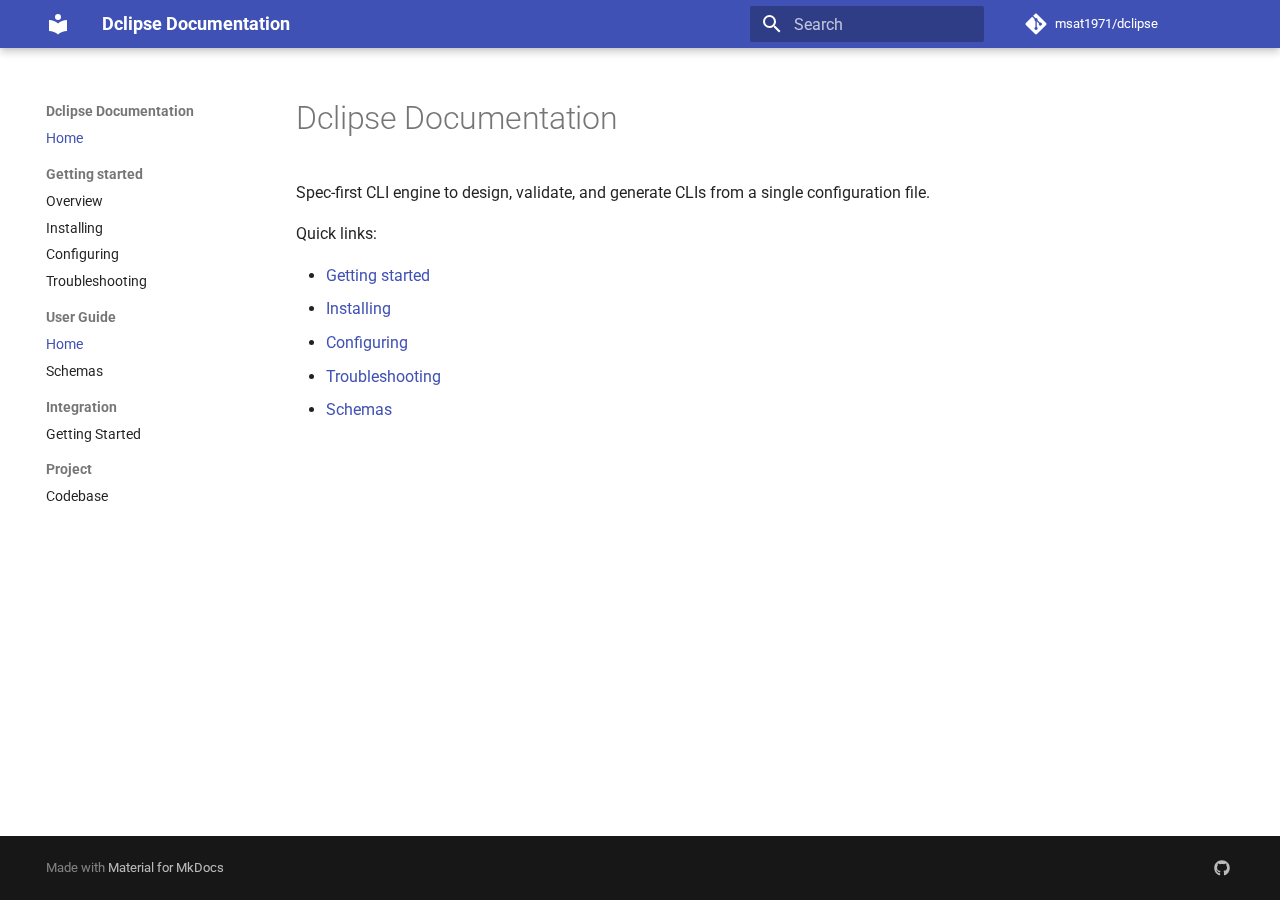
<file: index.html>
<!doctype html>
<html lang="en" class="no-js">
  <head>
    
      <meta charset="utf-8">
      <meta name="viewport" content="width=device-width,initial-scale=1">
      
      
      
        <link rel="canonical" href="https://msat1971.github.io/dclipse/">
      
      
        <link rel="prev" href="getting-started/troubleshooting/">
      
      
        <link rel="next" href="schema/">
      
      
      <link rel="icon" href="assets/images/favicon.png">
      <meta name="generator" content="mkdocs-1.6.1, mkdocs-material-9.6.18">
    
    
      
        <title>Home - Dclipse Documentation</title>
      
    
    
      <link rel="stylesheet" href="assets/stylesheets/main.7e37652d.min.css">
      
      


    
    
      
    
    
      
        
        
        <link rel="preconnect" href="https://fonts.gstatic.com" crossorigin>
        <link rel="stylesheet" href="https://fonts.googleapis.com/css?family=Roboto:300,300i,400,400i,700,700i%7CRoboto+Mono:400,400i,700,700i&display=fallback">
        <style>:root{--md-text-font:"Roboto";--md-code-font:"Roboto Mono"}</style>
      
    
    
    <script>__md_scope=new URL(".",location),__md_hash=e=>[...e].reduce(((e,_)=>(e<<5)-e+_.charCodeAt(0)),0),__md_get=(e,_=localStorage,t=__md_scope)=>JSON.parse(_.getItem(t.pathname+"."+e)),__md_set=(e,_,t=localStorage,a=__md_scope)=>{try{t.setItem(a.pathname+"."+e,JSON.stringify(_))}catch(e){}}</script>
    
      

    
    
    
  </head>
  
  
    <body dir="ltr">
  
    
    <input class="md-toggle" data-md-toggle="drawer" type="checkbox" id="__drawer" autocomplete="off">
    <input class="md-toggle" data-md-toggle="search" type="checkbox" id="__search" autocomplete="off">
    <label class="md-overlay" for="__drawer"></label>
    <div data-md-component="skip">
      
        
        <a href="#dclipse-documentation" class="md-skip">
          Skip to content
        </a>
      
    </div>
    <div data-md-component="announce">
      
    </div>
    
    
      

  

<header class="md-header md-header--shadow" data-md-component="header">
  <nav class="md-header__inner md-grid" aria-label="Header">
    <a href="." title="Dclipse Documentation" class="md-header__button md-logo" aria-label="Dclipse Documentation" data-md-component="logo">
      
  
  <svg xmlns="http://www.w3.org/2000/svg" viewBox="0 0 24 24"><path d="M12 8a3 3 0 0 0 3-3 3 3 0 0 0-3-3 3 3 0 0 0-3 3 3 3 0 0 0 3 3m0 3.54C9.64 9.35 6.5 8 3 8v11c3.5 0 6.64 1.35 9 3.54 2.36-2.19 5.5-3.54 9-3.54V8c-3.5 0-6.64 1.35-9 3.54"/></svg>

    </a>
    <label class="md-header__button md-icon" for="__drawer">
      
      <svg xmlns="http://www.w3.org/2000/svg" viewBox="0 0 24 24"><path d="M3 6h18v2H3zm0 5h18v2H3zm0 5h18v2H3z"/></svg>
    </label>
    <div class="md-header__title" data-md-component="header-title">
      <div class="md-header__ellipsis">
        <div class="md-header__topic">
          <span class="md-ellipsis">
            Dclipse Documentation
          </span>
        </div>
        <div class="md-header__topic" data-md-component="header-topic">
          <span class="md-ellipsis">
            
              Home
            
          </span>
        </div>
      </div>
    </div>
    
    
      <script>var palette=__md_get("__palette");if(palette&&palette.color){if("(prefers-color-scheme)"===palette.color.media){var media=matchMedia("(prefers-color-scheme: light)"),input=document.querySelector(media.matches?"[data-md-color-media='(prefers-color-scheme: light)']":"[data-md-color-media='(prefers-color-scheme: dark)']");palette.color.media=input.getAttribute("data-md-color-media"),palette.color.scheme=input.getAttribute("data-md-color-scheme"),palette.color.primary=input.getAttribute("data-md-color-primary"),palette.color.accent=input.getAttribute("data-md-color-accent")}for(var[key,value]of Object.entries(palette.color))document.body.setAttribute("data-md-color-"+key,value)}</script>
    
    
    
      
      
        <label class="md-header__button md-icon" for="__search">
          
          <svg xmlns="http://www.w3.org/2000/svg" viewBox="0 0 24 24"><path d="M9.5 3A6.5 6.5 0 0 1 16 9.5c0 1.61-.59 3.09-1.56 4.23l.27.27h.79l5 5-1.5 1.5-5-5v-.79l-.27-.27A6.52 6.52 0 0 1 9.5 16 6.5 6.5 0 0 1 3 9.5 6.5 6.5 0 0 1 9.5 3m0 2C7 5 5 7 5 9.5S7 14 9.5 14 14 12 14 9.5 12 5 9.5 5"/></svg>
        </label>
        <div class="md-search" data-md-component="search" role="dialog">
  <label class="md-search__overlay" for="__search"></label>
  <div class="md-search__inner" role="search">
    <form class="md-search__form" name="search">
      <input type="text" class="md-search__input" name="query" aria-label="Search" placeholder="Search" autocapitalize="off" autocorrect="off" autocomplete="off" spellcheck="false" data-md-component="search-query" required>
      <label class="md-search__icon md-icon" for="__search">
        
        <svg xmlns="http://www.w3.org/2000/svg" viewBox="0 0 24 24"><path d="M9.5 3A6.5 6.5 0 0 1 16 9.5c0 1.61-.59 3.09-1.56 4.23l.27.27h.79l5 5-1.5 1.5-5-5v-.79l-.27-.27A6.52 6.52 0 0 1 9.5 16 6.5 6.5 0 0 1 3 9.5 6.5 6.5 0 0 1 9.5 3m0 2C7 5 5 7 5 9.5S7 14 9.5 14 14 12 14 9.5 12 5 9.5 5"/></svg>
        
        <svg xmlns="http://www.w3.org/2000/svg" viewBox="0 0 24 24"><path d="M20 11v2H8l5.5 5.5-1.42 1.42L4.16 12l7.92-7.92L13.5 5.5 8 11z"/></svg>
      </label>
      <nav class="md-search__options" aria-label="Search">
        
        <button type="reset" class="md-search__icon md-icon" title="Clear" aria-label="Clear" tabindex="-1">
          
          <svg xmlns="http://www.w3.org/2000/svg" viewBox="0 0 24 24"><path d="M19 6.41 17.59 5 12 10.59 6.41 5 5 6.41 10.59 12 5 17.59 6.41 19 12 13.41 17.59 19 19 17.59 13.41 12z"/></svg>
        </button>
      </nav>
      
    </form>
    <div class="md-search__output">
      <div class="md-search__scrollwrap" tabindex="0" data-md-scrollfix>
        <div class="md-search-result" data-md-component="search-result">
          <div class="md-search-result__meta">
            Initializing search
          </div>
          <ol class="md-search-result__list" role="presentation"></ol>
        </div>
      </div>
    </div>
  </div>
</div>
      
    
    
      <div class="md-header__source">
        <a href="https://github.com/msat1971/dclipse" title="Go to repository" class="md-source" data-md-component="source">
  <div class="md-source__icon md-icon">
    
    <svg xmlns="http://www.w3.org/2000/svg" viewBox="0 0 448 512"><!--! Font Awesome Free 7.0.0 by @fontawesome - https://fontawesome.com License - https://fontawesome.com/license/free (Icons: CC BY 4.0, Fonts: SIL OFL 1.1, Code: MIT License) Copyright 2025 Fonticons, Inc.--><path fill="currentColor" d="M439.6 236.1 244 40.5c-5.4-5.5-12.8-8.5-20.4-8.5s-15 3-20.4 8.4L162.5 81l51.5 51.5c27.1-9.1 52.7 16.8 43.4 43.7l49.7 49.7c34.2-11.8 61.2 31 35.5 56.7-26.5 26.5-70.2-2.9-56-37.3L240.3 199v121.9c25.3 12.5 22.3 41.8 9.1 55-6.4 6.4-15.2 10.1-24.3 10.1s-17.8-3.6-24.3-10.1c-17.6-17.6-11.1-46.9 11.2-56v-123c-20.8-8.5-24.6-30.7-18.6-45L142.6 101 8.5 235.1C3 240.6 0 247.9 0 255.5s3 15 8.5 20.4l195.6 195.7c5.4 5.4 12.7 8.4 20.4 8.4s15-3 20.4-8.4l194.7-194.7c5.4-5.4 8.4-12.8 8.4-20.4s-3-15-8.4-20.4"/></svg>
  </div>
  <div class="md-source__repository">
    msat1971/dclipse
  </div>
</a>
      </div>
    
  </nav>
  
</header>
    
    <div class="md-container" data-md-component="container">
      
      
        
          
        
      
      <main class="md-main" data-md-component="main">
        <div class="md-main__inner md-grid">
          
            
              
              <div class="md-sidebar md-sidebar--primary" data-md-component="sidebar" data-md-type="navigation" >
                <div class="md-sidebar__scrollwrap">
                  <div class="md-sidebar__inner">
                    



<nav class="md-nav md-nav--primary" aria-label="Navigation" data-md-level="0">
  <label class="md-nav__title" for="__drawer">
    <a href="." title="Dclipse Documentation" class="md-nav__button md-logo" aria-label="Dclipse Documentation" data-md-component="logo">
      
  
  <svg xmlns="http://www.w3.org/2000/svg" viewBox="0 0 24 24"><path d="M12 8a3 3 0 0 0 3-3 3 3 0 0 0-3-3 3 3 0 0 0-3 3 3 3 0 0 0 3 3m0 3.54C9.64 9.35 6.5 8 3 8v11c3.5 0 6.64 1.35 9 3.54 2.36-2.19 5.5-3.54 9-3.54V8c-3.5 0-6.64 1.35-9 3.54"/></svg>

    </a>
    Dclipse Documentation
  </label>
  
    <div class="md-nav__source">
      <a href="https://github.com/msat1971/dclipse" title="Go to repository" class="md-source" data-md-component="source">
  <div class="md-source__icon md-icon">
    
    <svg xmlns="http://www.w3.org/2000/svg" viewBox="0 0 448 512"><!--! Font Awesome Free 7.0.0 by @fontawesome - https://fontawesome.com License - https://fontawesome.com/license/free (Icons: CC BY 4.0, Fonts: SIL OFL 1.1, Code: MIT License) Copyright 2025 Fonticons, Inc.--><path fill="currentColor" d="M439.6 236.1 244 40.5c-5.4-5.5-12.8-8.5-20.4-8.5s-15 3-20.4 8.4L162.5 81l51.5 51.5c27.1-9.1 52.7 16.8 43.4 43.7l49.7 49.7c34.2-11.8 61.2 31 35.5 56.7-26.5 26.5-70.2-2.9-56-37.3L240.3 199v121.9c25.3 12.5 22.3 41.8 9.1 55-6.4 6.4-15.2 10.1-24.3 10.1s-17.8-3.6-24.3-10.1c-17.6-17.6-11.1-46.9 11.2-56v-123c-20.8-8.5-24.6-30.7-18.6-45L142.6 101 8.5 235.1C3 240.6 0 247.9 0 255.5s3 15 8.5 20.4l195.6 195.7c5.4 5.4 12.7 8.4 20.4 8.4s15-3 20.4-8.4l194.7-194.7c5.4-5.4 8.4-12.8 8.4-20.4s-3-15-8.4-20.4"/></svg>
  </div>
  <div class="md-source__repository">
    msat1971/dclipse
  </div>
</a>
    </div>
  
  <ul class="md-nav__list" data-md-scrollfix>
    
      
      
  
  
    
  
  
  
    <li class="md-nav__item md-nav__item--active">
      
      <input class="md-nav__toggle md-toggle" type="checkbox" id="__toc">
      
      
        
      
      
      <a href="." class="md-nav__link md-nav__link--active">
        
  
  
  <span class="md-ellipsis">
    Home
    
  </span>
  

      </a>
      
    </li>
  

    
      
      
  
  
  
  
    
    
    
    
      
        
        
      
    
    
    <li class="md-nav__item md-nav__item--section md-nav__item--nested">
      
        
        
        <input class="md-nav__toggle md-toggle " type="checkbox" id="__nav_2" >
        
          
          <label class="md-nav__link" for="__nav_2" id="__nav_2_label" tabindex="">
            
  
  
  <span class="md-ellipsis">
    Getting started
    
  </span>
  

            <span class="md-nav__icon md-icon"></span>
          </label>
        
        <nav class="md-nav" data-md-level="1" aria-labelledby="__nav_2_label" aria-expanded="false">
          <label class="md-nav__title" for="__nav_2">
            <span class="md-nav__icon md-icon"></span>
            Getting started
          </label>
          <ul class="md-nav__list" data-md-scrollfix>
            
              
                
  
  
  
  
    <li class="md-nav__item">
      <a href="getting-started/" class="md-nav__link">
        
  
  
  <span class="md-ellipsis">
    Overview
    
  </span>
  

      </a>
    </li>
  

              
            
              
                
  
  
  
  
    <li class="md-nav__item">
      <a href="getting-started/installing/" class="md-nav__link">
        
  
  
  <span class="md-ellipsis">
    Installing
    
  </span>
  

      </a>
    </li>
  

              
            
              
                
  
  
  
  
    <li class="md-nav__item">
      <a href="getting-started/configuring/" class="md-nav__link">
        
  
  
  <span class="md-ellipsis">
    Configuring
    
  </span>
  

      </a>
    </li>
  

              
            
              
                
  
  
  
  
    <li class="md-nav__item">
      <a href="getting-started/troubleshooting/" class="md-nav__link">
        
  
  
  <span class="md-ellipsis">
    Troubleshooting
    
  </span>
  

      </a>
    </li>
  

              
            
          </ul>
        </nav>
      
    </li>
  

    
      
      
  
  
    
  
  
  
    
    
    
    
      
        
        
      
    
    
    <li class="md-nav__item md-nav__item--active md-nav__item--section md-nav__item--nested">
      
        
        
        <input class="md-nav__toggle md-toggle " type="checkbox" id="__nav_3" checked>
        
          
          <label class="md-nav__link" for="__nav_3" id="__nav_3_label" tabindex="">
            
  
  
  <span class="md-ellipsis">
    User Guide
    
  </span>
  

            <span class="md-nav__icon md-icon"></span>
          </label>
        
        <nav class="md-nav" data-md-level="1" aria-labelledby="__nav_3_label" aria-expanded="true">
          <label class="md-nav__title" for="__nav_3">
            <span class="md-nav__icon md-icon"></span>
            User Guide
          </label>
          <ul class="md-nav__list" data-md-scrollfix>
            
              
                
  
  
    
  
  
  
    <li class="md-nav__item md-nav__item--active">
      
      <input class="md-nav__toggle md-toggle" type="checkbox" id="__toc">
      
      
        
      
      
      <a href="." class="md-nav__link md-nav__link--active">
        
  
  
  <span class="md-ellipsis">
    Home
    
  </span>
  

      </a>
      
    </li>
  

              
            
              
                
  
  
  
  
    <li class="md-nav__item">
      <a href="schema/" class="md-nav__link">
        
  
  
  <span class="md-ellipsis">
    Schemas
    
  </span>
  

      </a>
    </li>
  

              
            
          </ul>
        </nav>
      
    </li>
  

    
      
      
  
  
  
  
    
    
    
    
      
        
        
      
    
    
    <li class="md-nav__item md-nav__item--section md-nav__item--nested">
      
        
        
        <input class="md-nav__toggle md-toggle " type="checkbox" id="__nav_4" >
        
          
          <label class="md-nav__link" for="__nav_4" id="__nav_4_label" tabindex="">
            
  
  
  <span class="md-ellipsis">
    Integration
    
  </span>
  

            <span class="md-nav__icon md-icon"></span>
          </label>
        
        <nav class="md-nav" data-md-level="1" aria-labelledby="__nav_4_label" aria-expanded="false">
          <label class="md-nav__title" for="__nav_4">
            <span class="md-nav__icon md-icon"></span>
            Integration
          </label>
          <ul class="md-nav__list" data-md-scrollfix>
            
              
                
  
  
  
  
    <li class="md-nav__item">
      <a href="integration/" class="md-nav__link">
        
  
  
  <span class="md-ellipsis">
    Getting Started
    
  </span>
  

      </a>
    </li>
  

              
            
          </ul>
        </nav>
      
    </li>
  

    
      
      
  
  
  
  
    
    
    
    
      
        
        
      
    
    
    <li class="md-nav__item md-nav__item--section md-nav__item--nested">
      
        
        
        <input class="md-nav__toggle md-toggle " type="checkbox" id="__nav_5" >
        
          
          <label class="md-nav__link" for="__nav_5" id="__nav_5_label" tabindex="">
            
  
  
  <span class="md-ellipsis">
    Project
    
  </span>
  

            <span class="md-nav__icon md-icon"></span>
          </label>
        
        <nav class="md-nav" data-md-level="1" aria-labelledby="__nav_5_label" aria-expanded="false">
          <label class="md-nav__title" for="__nav_5">
            <span class="md-nav__icon md-icon"></span>
            Project
          </label>
          <ul class="md-nav__list" data-md-scrollfix>
            
              
                
  
  
  
  
    <li class="md-nav__item">
      <a href="project/" class="md-nav__link">
        
  
  
  <span class="md-ellipsis">
    Codebase
    
  </span>
  

      </a>
    </li>
  

              
            
          </ul>
        </nav>
      
    </li>
  

    
  </ul>
</nav>
                  </div>
                </div>
              </div>
            
            
              
              <div class="md-sidebar md-sidebar--secondary" data-md-component="sidebar" data-md-type="toc" >
                <div class="md-sidebar__scrollwrap">
                  <div class="md-sidebar__inner">
                    

<nav class="md-nav md-nav--secondary" aria-label="Table of contents">
  
  
  
    
  
  
</nav>
                  </div>
                </div>
              </div>
            
          
          
            <div class="md-content" data-md-component="content">
              <article class="md-content__inner md-typeset">
                
                  


  
  


<h1 id="dclipse-documentation">Dclipse Documentation<a class="headerlink" href="#dclipse-documentation" title="Permanent link">&para;</a></h1>
<p>Spec-first CLI engine to design, validate, and generate CLIs from a single configuration file.</p>
<p>Quick links:</p>
<ul>
<li><a href="getting-started/">Getting started</a></li>
<li><a href="getting-started/installing/">Installing</a></li>
<li><a href="getting-started/configuring/">Configuring</a></li>
<li><a href="getting-started/troubleshooting/">Troubleshooting</a></li>
<li><a href="schema/">Schemas</a></li>
</ul>












                
              </article>
            </div>
          
          
<script>var target=document.getElementById(location.hash.slice(1));target&&target.name&&(target.checked=target.name.startsWith("__tabbed_"))</script>
        </div>
        
          <button type="button" class="md-top md-icon" data-md-component="top" hidden>
  
  <svg xmlns="http://www.w3.org/2000/svg" viewBox="0 0 24 24"><path d="M13 20h-2V8l-5.5 5.5-1.42-1.42L12 4.16l7.92 7.92-1.42 1.42L13 8z"/></svg>
  Back to top
</button>
        
      </main>
      
        <footer class="md-footer">
  
  <div class="md-footer-meta md-typeset">
    <div class="md-footer-meta__inner md-grid">
      <div class="md-copyright">
  
  
    Made with
    <a href="https://squidfunk.github.io/mkdocs-material/" target="_blank" rel="noopener">
      Material for MkDocs
    </a>
  
</div>
      
        
<div class="md-social">
  
    
    
    
    
      
      
    
    <a href="https://github.com/msat1971/dclipse" target="_blank" rel="noopener" title="github.com" class="md-social__link">
      <svg xmlns="http://www.w3.org/2000/svg" viewBox="0 0 512 512"><!--! Font Awesome Free 7.0.0 by @fontawesome - https://fontawesome.com License - https://fontawesome.com/license/free (Icons: CC BY 4.0, Fonts: SIL OFL 1.1, Code: MIT License) Copyright 2025 Fonticons, Inc.--><path fill="currentColor" d="M173.9 397.4c0 2-2.3 3.6-5.2 3.6-3.3.3-5.6-1.3-5.6-3.6 0-2 2.3-3.6 5.2-3.6 3-.3 5.6 1.3 5.6 3.6m-31.1-4.5c-.7 2 1.3 4.3 4.3 4.9 2.6 1 5.6 0 6.2-2s-1.3-4.3-4.3-5.2c-2.6-.7-5.5.3-6.2 2.3m44.2-1.7c-2.9.7-4.9 2.6-4.6 4.9.3 2 2.9 3.3 5.9 2.6 2.9-.7 4.9-2.6 4.6-4.6-.3-1.9-3-3.2-5.9-2.9M252.8 8C114.1 8 8 113.3 8 252c0 110.9 69.8 205.8 169.5 239.2 12.8 2.3 17.3-5.6 17.3-12.1 0-6.2-.3-40.4-.3-61.4 0 0-70 15-84.7-29.8 0 0-11.4-29.1-27.8-36.6 0 0-22.9-15.7 1.6-15.4 0 0 24.9 2 38.6 25.8 21.9 38.6 58.6 27.5 72.9 20.9 2.3-16 8.8-27.1 16-33.7-55.9-6.2-112.3-14.3-112.3-110.5 0-27.5 7.6-41.3 23.6-58.9-2.6-6.5-11.1-33.3 2.6-67.9 20.9-6.5 69 27 69 27 20-5.6 41.5-8.5 62.8-8.5s42.8 2.9 62.8 8.5c0 0 48.1-33.6 69-27 13.7 34.7 5.2 61.4 2.6 67.9 16 17.7 25.8 31.5 25.8 58.9 0 96.5-58.9 104.2-114.8 110.5 9.2 7.9 17 22.9 17 46.4 0 33.7-.3 75.4-.3 83.6 0 6.5 4.6 14.4 17.3 12.1C436.2 457.8 504 362.9 504 252 504 113.3 391.5 8 252.8 8M105.2 352.9c-1.3 1-1 3.3.7 5.2 1.6 1.6 3.9 2.3 5.2 1 1.3-1 1-3.3-.7-5.2-1.6-1.6-3.9-2.3-5.2-1m-10.8-8.1c-.7 1.3.3 2.9 2.3 3.9 1.6 1 3.6.7 4.3-.7.7-1.3-.3-2.9-2.3-3.9-2-.6-3.6-.3-4.3.7m32.4 35.6c-1.6 1.3-1 4.3 1.3 6.2 2.3 2.3 5.2 2.6 6.5 1 1.3-1.3.7-4.3-1.3-6.2-2.2-2.3-5.2-2.6-6.5-1m-11.4-14.7c-1.6 1-1.6 3.6 0 5.9s4.3 3.3 5.6 2.3c1.6-1.3 1.6-3.9 0-6.2-1.4-2.3-4-3.3-5.6-2"/></svg>
    </a>
  
</div>
      
    </div>
  </div>
</footer>
      
    </div>
    <div class="md-dialog" data-md-component="dialog">
      <div class="md-dialog__inner md-typeset"></div>
    </div>
    
    
    
      
      <script id="__config" type="application/json">{"base": ".", "features": ["navigation.sections", "content.code.copy", "toc.follow", "navigation.top"], "search": "assets/javascripts/workers/search.973d3a69.min.js", "tags": null, "translations": {"clipboard.copied": "Copied to clipboard", "clipboard.copy": "Copy to clipboard", "search.result.more.one": "1 more on this page", "search.result.more.other": "# more on this page", "search.result.none": "No matching documents", "search.result.one": "1 matching document", "search.result.other": "# matching documents", "search.result.placeholder": "Type to start searching", "search.result.term.missing": "Missing", "select.version": "Select version"}, "version": null}</script>
    
    
      <script src="assets/javascripts/bundle.92b07e13.min.js"></script>
      
    
  </body>
</html>
</file>
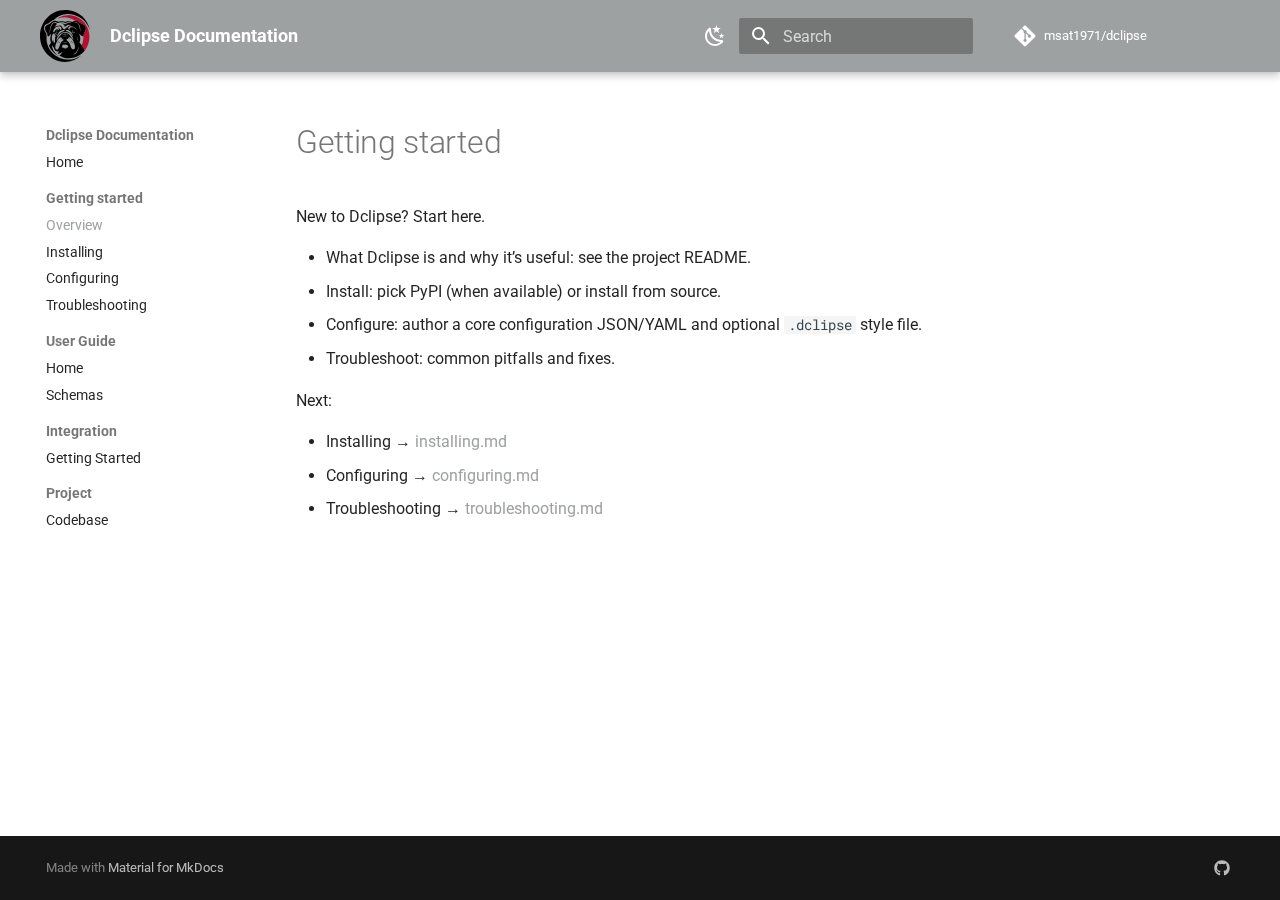
<file: getting-started/index.html>
<!doctype html>
<html lang="en" class="no-js">
  <head>
    
      <meta charset="utf-8">
      <meta name="viewport" content="width=device-width,initial-scale=1">
      
      
      
        <link rel="canonical" href="https://msat1971.github.io/dclipse/getting-started/">
      
      
        <link rel="prev" href="..">
      
      
        <link rel="next" href="installing/">
      
      
      <link rel="icon" href="../assets/images/favicon.png">
      <meta name="generator" content="mkdocs-1.6.1, mkdocs-material-9.6.18">
    
    
      
        <title>Overview - Dclipse Documentation</title>
      
    
    
      <link rel="stylesheet" href="../assets/stylesheets/main.7e37652d.min.css">
      
        
        <link rel="stylesheet" href="../assets/stylesheets/palette.06af60db.min.css">
      
      


    
    
      
    
    
      
        
        
        <link rel="preconnect" href="https://fonts.gstatic.com" crossorigin>
        <link rel="stylesheet" href="https://fonts.googleapis.com/css?family=Roboto:300,300i,400,400i,700,700i%7CRoboto+Mono:400,400i,700,700i&display=fallback">
        <style>:root{--md-text-font:"Roboto";--md-code-font:"Roboto Mono"}</style>
      
    
    
      <link rel="stylesheet" href="../assets/styles/extra.css">
    
    <script>__md_scope=new URL("..",location),__md_hash=e=>[...e].reduce(((e,_)=>(e<<5)-e+_.charCodeAt(0)),0),__md_get=(e,_=localStorage,t=__md_scope)=>JSON.parse(_.getItem(t.pathname+"."+e)),__md_set=(e,_,t=localStorage,a=__md_scope)=>{try{t.setItem(a.pathname+"."+e,JSON.stringify(_))}catch(e){}}</script>
    
      

    
    
    
  </head>
  
  
    
    
      
    
    
    
    
    <body dir="ltr" data-md-color-scheme="default" data-md-color-primary="#9ea1a1" data-md-color-accent="#ba0c2f">
  
    
    <input class="md-toggle" data-md-toggle="drawer" type="checkbox" id="__drawer" autocomplete="off">
    <input class="md-toggle" data-md-toggle="search" type="checkbox" id="__search" autocomplete="off">
    <label class="md-overlay" for="__drawer"></label>
    <div data-md-component="skip">
      
        
        <a href="#getting-started" class="md-skip">
          Skip to content
        </a>
      
    </div>
    <div data-md-component="announce">
      
    </div>
    
    
      

  

<header class="md-header md-header--shadow" data-md-component="header">
  <nav class="md-header__inner md-grid" aria-label="Header">
    <a href=".." title="Dclipse Documentation" class="md-header__button md-logo" aria-label="Dclipse Documentation" data-md-component="logo">
      
  <img src="../assets/images/Logo_Brand_Dawg_Light.svg" alt="logo">

    </a>
    <label class="md-header__button md-icon" for="__drawer">
      
      <svg xmlns="http://www.w3.org/2000/svg" viewBox="0 0 24 24"><path d="M3 6h18v2H3zm0 5h18v2H3zm0 5h18v2H3z"/></svg>
    </label>
    <div class="md-header__title" data-md-component="header-title">
      <div class="md-header__ellipsis">
        <div class="md-header__topic">
          <span class="md-ellipsis">
            Dclipse Documentation
          </span>
        </div>
        <div class="md-header__topic" data-md-component="header-topic">
          <span class="md-ellipsis">
            
              Overview
            
          </span>
        </div>
      </div>
    </div>
    
      
        <form class="md-header__option" data-md-component="palette">
  
    
    
    
    <input class="md-option" data-md-color-media="" data-md-color-scheme="default" data-md-color-primary="#9ea1a1" data-md-color-accent="#ba0c2f"  aria-label="Switch to dark mode"  type="radio" name="__palette" id="__palette_0">
    
      <label class="md-header__button md-icon" title="Switch to dark mode" for="__palette_1" hidden>
        <svg xmlns="http://www.w3.org/2000/svg" viewBox="0 0 24 24"><path d="m17.75 4.09-2.53 1.94.91 3.06-2.63-1.81-2.63 1.81.91-3.06-2.53-1.94L12.44 4l1.06-3 1.06 3zm3.5 6.91-1.64 1.25.59 1.98-1.7-1.17-1.7 1.17.59-1.98L15.75 11l2.06-.05L18.5 9l.69 1.95zm-2.28 4.95c.83-.08 1.72 1.1 1.19 1.85-.32.45-.66.87-1.08 1.27C15.17 23 8.84 23 4.94 19.07c-3.91-3.9-3.91-10.24 0-14.14.4-.4.82-.76 1.27-1.08.75-.53 1.93.36 1.85 1.19-.27 2.86.69 5.83 2.89 8.02a9.96 9.96 0 0 0 8.02 2.89m-1.64 2.02a12.08 12.08 0 0 1-7.8-3.47c-2.17-2.19-3.33-5-3.49-7.82-2.81 3.14-2.7 7.96.31 10.98 3.02 3.01 7.84 3.12 10.98.31"/></svg>
      </label>
    
  
    
    
    
    <input class="md-option" data-md-color-media="" data-md-color-scheme="slate" data-md-color-primary="#9ea1a1" data-md-color-accent="#ba0c2f"  aria-label="Switch to light mode"  type="radio" name="__palette" id="__palette_1">
    
      <label class="md-header__button md-icon" title="Switch to light mode" for="__palette_0" hidden>
        <svg xmlns="http://www.w3.org/2000/svg" viewBox="0 0 24 24"><path d="M12 7a5 5 0 0 1 5 5 5 5 0 0 1-5 5 5 5 0 0 1-5-5 5 5 0 0 1 5-5m0 2a3 3 0 0 0-3 3 3 3 0 0 0 3 3 3 3 0 0 0 3-3 3 3 0 0 0-3-3m0-7 2.39 3.42C13.65 5.15 12.84 5 12 5s-1.65.15-2.39.42zM3.34 7l4.16-.35A7.2 7.2 0 0 0 5.94 8.5c-.44.74-.69 1.5-.83 2.29zm.02 10 1.76-3.77a7.131 7.131 0 0 0 2.38 4.14zM20.65 7l-1.77 3.79a7.02 7.02 0 0 0-2.38-4.15zm-.01 10-4.14.36c.59-.51 1.12-1.14 1.54-1.86.42-.73.69-1.5.83-2.29zM12 22l-2.41-3.44c.74.27 1.55.44 2.41.44.82 0 1.63-.17 2.37-.44z"/></svg>
      </label>
    
  
</form>
      
    
    
      <script>var palette=__md_get("__palette");if(palette&&palette.color){if("(prefers-color-scheme)"===palette.color.media){var media=matchMedia("(prefers-color-scheme: light)"),input=document.querySelector(media.matches?"[data-md-color-media='(prefers-color-scheme: light)']":"[data-md-color-media='(prefers-color-scheme: dark)']");palette.color.media=input.getAttribute("data-md-color-media"),palette.color.scheme=input.getAttribute("data-md-color-scheme"),palette.color.primary=input.getAttribute("data-md-color-primary"),palette.color.accent=input.getAttribute("data-md-color-accent")}for(var[key,value]of Object.entries(palette.color))document.body.setAttribute("data-md-color-"+key,value)}</script>
    
    
    
      
      
        <label class="md-header__button md-icon" for="__search">
          
          <svg xmlns="http://www.w3.org/2000/svg" viewBox="0 0 24 24"><path d="M9.5 3A6.5 6.5 0 0 1 16 9.5c0 1.61-.59 3.09-1.56 4.23l.27.27h.79l5 5-1.5 1.5-5-5v-.79l-.27-.27A6.52 6.52 0 0 1 9.5 16 6.5 6.5 0 0 1 3 9.5 6.5 6.5 0 0 1 9.5 3m0 2C7 5 5 7 5 9.5S7 14 9.5 14 14 12 14 9.5 12 5 9.5 5"/></svg>
        </label>
        <div class="md-search" data-md-component="search" role="dialog">
  <label class="md-search__overlay" for="__search"></label>
  <div class="md-search__inner" role="search">
    <form class="md-search__form" name="search">
      <input type="text" class="md-search__input" name="query" aria-label="Search" placeholder="Search" autocapitalize="off" autocorrect="off" autocomplete="off" spellcheck="false" data-md-component="search-query" required>
      <label class="md-search__icon md-icon" for="__search">
        
        <svg xmlns="http://www.w3.org/2000/svg" viewBox="0 0 24 24"><path d="M9.5 3A6.5 6.5 0 0 1 16 9.5c0 1.61-.59 3.09-1.56 4.23l.27.27h.79l5 5-1.5 1.5-5-5v-.79l-.27-.27A6.52 6.52 0 0 1 9.5 16 6.5 6.5 0 0 1 3 9.5 6.5 6.5 0 0 1 9.5 3m0 2C7 5 5 7 5 9.5S7 14 9.5 14 14 12 14 9.5 12 5 9.5 5"/></svg>
        
        <svg xmlns="http://www.w3.org/2000/svg" viewBox="0 0 24 24"><path d="M20 11v2H8l5.5 5.5-1.42 1.42L4.16 12l7.92-7.92L13.5 5.5 8 11z"/></svg>
      </label>
      <nav class="md-search__options" aria-label="Search">
        
        <button type="reset" class="md-search__icon md-icon" title="Clear" aria-label="Clear" tabindex="-1">
          
          <svg xmlns="http://www.w3.org/2000/svg" viewBox="0 0 24 24"><path d="M19 6.41 17.59 5 12 10.59 6.41 5 5 6.41 10.59 12 5 17.59 6.41 19 12 13.41 17.59 19 19 17.59 13.41 12z"/></svg>
        </button>
      </nav>
      
        <div class="md-search__suggest" data-md-component="search-suggest"></div>
      
    </form>
    <div class="md-search__output">
      <div class="md-search__scrollwrap" tabindex="0" data-md-scrollfix>
        <div class="md-search-result" data-md-component="search-result">
          <div class="md-search-result__meta">
            Initializing search
          </div>
          <ol class="md-search-result__list" role="presentation"></ol>
        </div>
      </div>
    </div>
  </div>
</div>
      
    
    
      <div class="md-header__source">
        <a href="https://github.com/msat1971/dclipse" title="Go to repository" class="md-source" data-md-component="source">
  <div class="md-source__icon md-icon">
    
    <svg xmlns="http://www.w3.org/2000/svg" viewBox="0 0 448 512"><!--! Font Awesome Free 7.0.0 by @fontawesome - https://fontawesome.com License - https://fontawesome.com/license/free (Icons: CC BY 4.0, Fonts: SIL OFL 1.1, Code: MIT License) Copyright 2025 Fonticons, Inc.--><path fill="currentColor" d="M439.6 236.1 244 40.5c-5.4-5.5-12.8-8.5-20.4-8.5s-15 3-20.4 8.4L162.5 81l51.5 51.5c27.1-9.1 52.7 16.8 43.4 43.7l49.7 49.7c34.2-11.8 61.2 31 35.5 56.7-26.5 26.5-70.2-2.9-56-37.3L240.3 199v121.9c25.3 12.5 22.3 41.8 9.1 55-6.4 6.4-15.2 10.1-24.3 10.1s-17.8-3.6-24.3-10.1c-17.6-17.6-11.1-46.9 11.2-56v-123c-20.8-8.5-24.6-30.7-18.6-45L142.6 101 8.5 235.1C3 240.6 0 247.9 0 255.5s3 15 8.5 20.4l195.6 195.7c5.4 5.4 12.7 8.4 20.4 8.4s15-3 20.4-8.4l194.7-194.7c5.4-5.4 8.4-12.8 8.4-20.4s-3-15-8.4-20.4"/></svg>
  </div>
  <div class="md-source__repository">
    msat1971/dclipse
  </div>
</a>
      </div>
    
  </nav>
  
</header>
    
    <div class="md-container" data-md-component="container">
      
      
        
          
        
      
      <main class="md-main" data-md-component="main">
        <div class="md-main__inner md-grid">
          
            
              
              <div class="md-sidebar md-sidebar--primary" data-md-component="sidebar" data-md-type="navigation" >
                <div class="md-sidebar__scrollwrap">
                  <div class="md-sidebar__inner">
                    



<nav class="md-nav md-nav--primary" aria-label="Navigation" data-md-level="0">
  <label class="md-nav__title" for="__drawer">
    <a href=".." title="Dclipse Documentation" class="md-nav__button md-logo" aria-label="Dclipse Documentation" data-md-component="logo">
      
  <img src="../assets/images/Logo_Brand_Dawg_Light.svg" alt="logo">

    </a>
    Dclipse Documentation
  </label>
  
    <div class="md-nav__source">
      <a href="https://github.com/msat1971/dclipse" title="Go to repository" class="md-source" data-md-component="source">
  <div class="md-source__icon md-icon">
    
    <svg xmlns="http://www.w3.org/2000/svg" viewBox="0 0 448 512"><!--! Font Awesome Free 7.0.0 by @fontawesome - https://fontawesome.com License - https://fontawesome.com/license/free (Icons: CC BY 4.0, Fonts: SIL OFL 1.1, Code: MIT License) Copyright 2025 Fonticons, Inc.--><path fill="currentColor" d="M439.6 236.1 244 40.5c-5.4-5.5-12.8-8.5-20.4-8.5s-15 3-20.4 8.4L162.5 81l51.5 51.5c27.1-9.1 52.7 16.8 43.4 43.7l49.7 49.7c34.2-11.8 61.2 31 35.5 56.7-26.5 26.5-70.2-2.9-56-37.3L240.3 199v121.9c25.3 12.5 22.3 41.8 9.1 55-6.4 6.4-15.2 10.1-24.3 10.1s-17.8-3.6-24.3-10.1c-17.6-17.6-11.1-46.9 11.2-56v-123c-20.8-8.5-24.6-30.7-18.6-45L142.6 101 8.5 235.1C3 240.6 0 247.9 0 255.5s3 15 8.5 20.4l195.6 195.7c5.4 5.4 12.7 8.4 20.4 8.4s15-3 20.4-8.4l194.7-194.7c5.4-5.4 8.4-12.8 8.4-20.4s-3-15-8.4-20.4"/></svg>
  </div>
  <div class="md-source__repository">
    msat1971/dclipse
  </div>
</a>
    </div>
  
  <ul class="md-nav__list" data-md-scrollfix>
    
      
      
  
  
  
  
    <li class="md-nav__item">
      <a href=".." class="md-nav__link">
        
  
  
  <span class="md-ellipsis">
    Home
    
  </span>
  

      </a>
    </li>
  

    
      
      
  
  
    
  
  
  
    
    
    
    
      
        
        
      
    
    
    <li class="md-nav__item md-nav__item--active md-nav__item--section md-nav__item--nested">
      
        
        
        <input class="md-nav__toggle md-toggle " type="checkbox" id="__nav_2" checked>
        
          
          <label class="md-nav__link" for="__nav_2" id="__nav_2_label" tabindex="">
            
  
  
  <span class="md-ellipsis">
    Getting started
    
  </span>
  

            <span class="md-nav__icon md-icon"></span>
          </label>
        
        <nav class="md-nav" data-md-level="1" aria-labelledby="__nav_2_label" aria-expanded="true">
          <label class="md-nav__title" for="__nav_2">
            <span class="md-nav__icon md-icon"></span>
            Getting started
          </label>
          <ul class="md-nav__list" data-md-scrollfix>
            
              
                
  
  
    
  
  
  
    <li class="md-nav__item md-nav__item--active">
      
      <input class="md-nav__toggle md-toggle" type="checkbox" id="__toc">
      
      
        
      
      
      <a href="./" class="md-nav__link md-nav__link--active">
        
  
  
  <span class="md-ellipsis">
    Overview
    
  </span>
  

      </a>
      
    </li>
  

              
            
              
                
  
  
  
  
    <li class="md-nav__item">
      <a href="installing/" class="md-nav__link">
        
  
  
  <span class="md-ellipsis">
    Installing
    
  </span>
  

      </a>
    </li>
  

              
            
              
                
  
  
  
  
    <li class="md-nav__item">
      <a href="configuring/" class="md-nav__link">
        
  
  
  <span class="md-ellipsis">
    Configuring
    
  </span>
  

      </a>
    </li>
  

              
            
              
                
  
  
  
  
    <li class="md-nav__item">
      <a href="troubleshooting/" class="md-nav__link">
        
  
  
  <span class="md-ellipsis">
    Troubleshooting
    
  </span>
  

      </a>
    </li>
  

              
            
          </ul>
        </nav>
      
    </li>
  

    
      
      
  
  
  
  
    
    
    
    
      
        
        
      
    
    
    <li class="md-nav__item md-nav__item--section md-nav__item--nested">
      
        
        
        <input class="md-nav__toggle md-toggle " type="checkbox" id="__nav_3" >
        
          
          <label class="md-nav__link" for="__nav_3" id="__nav_3_label" tabindex="">
            
  
  
  <span class="md-ellipsis">
    User Guide
    
  </span>
  

            <span class="md-nav__icon md-icon"></span>
          </label>
        
        <nav class="md-nav" data-md-level="1" aria-labelledby="__nav_3_label" aria-expanded="false">
          <label class="md-nav__title" for="__nav_3">
            <span class="md-nav__icon md-icon"></span>
            User Guide
          </label>
          <ul class="md-nav__list" data-md-scrollfix>
            
              
                
  
  
  
  
    <li class="md-nav__item">
      <a href=".." class="md-nav__link">
        
  
  
  <span class="md-ellipsis">
    Home
    
  </span>
  

      </a>
    </li>
  

              
            
              
                
  
  
  
  
    <li class="md-nav__item">
      <a href="../schema/" class="md-nav__link">
        
  
  
  <span class="md-ellipsis">
    Schemas
    
  </span>
  

      </a>
    </li>
  

              
            
          </ul>
        </nav>
      
    </li>
  

    
      
      
  
  
  
  
    
    
    
    
      
        
        
      
    
    
    <li class="md-nav__item md-nav__item--section md-nav__item--nested">
      
        
        
        <input class="md-nav__toggle md-toggle " type="checkbox" id="__nav_4" >
        
          
          <label class="md-nav__link" for="__nav_4" id="__nav_4_label" tabindex="">
            
  
  
  <span class="md-ellipsis">
    Integration
    
  </span>
  

            <span class="md-nav__icon md-icon"></span>
          </label>
        
        <nav class="md-nav" data-md-level="1" aria-labelledby="__nav_4_label" aria-expanded="false">
          <label class="md-nav__title" for="__nav_4">
            <span class="md-nav__icon md-icon"></span>
            Integration
          </label>
          <ul class="md-nav__list" data-md-scrollfix>
            
              
                
  
  
  
  
    <li class="md-nav__item">
      <a href="../integration/" class="md-nav__link">
        
  
  
  <span class="md-ellipsis">
    Getting Started
    
  </span>
  

      </a>
    </li>
  

              
            
          </ul>
        </nav>
      
    </li>
  

    
      
      
  
  
  
  
    
    
    
    
      
        
        
      
    
    
    <li class="md-nav__item md-nav__item--section md-nav__item--nested">
      
        
        
        <input class="md-nav__toggle md-toggle " type="checkbox" id="__nav_5" >
        
          
          <label class="md-nav__link" for="__nav_5" id="__nav_5_label" tabindex="">
            
  
  
  <span class="md-ellipsis">
    Project
    
  </span>
  

            <span class="md-nav__icon md-icon"></span>
          </label>
        
        <nav class="md-nav" data-md-level="1" aria-labelledby="__nav_5_label" aria-expanded="false">
          <label class="md-nav__title" for="__nav_5">
            <span class="md-nav__icon md-icon"></span>
            Project
          </label>
          <ul class="md-nav__list" data-md-scrollfix>
            
              
                
  
  
  
  
    <li class="md-nav__item">
      <a href="../project/" class="md-nav__link">
        
  
  
  <span class="md-ellipsis">
    Codebase
    
  </span>
  

      </a>
    </li>
  

              
            
          </ul>
        </nav>
      
    </li>
  

    
  </ul>
</nav>
                  </div>
                </div>
              </div>
            
            
              
              <div class="md-sidebar md-sidebar--secondary" data-md-component="sidebar" data-md-type="toc" >
                <div class="md-sidebar__scrollwrap">
                  <div class="md-sidebar__inner">
                    

<nav class="md-nav md-nav--secondary" aria-label="Table of contents">
  
  
  
    
  
  
</nav>
                  </div>
                </div>
              </div>
            
          
          
            <div class="md-content" data-md-component="content">
              <article class="md-content__inner md-typeset">
                
                  


  
  


<h1 id="getting-started">Getting started<a class="headerlink" href="#getting-started" title="Permanent link">&para;</a></h1>
<p>New to Dclipse? Start here.</p>
<ul>
<li>What Dclipse is and why it’s useful: see the project README.</li>
<li>Install: pick PyPI (when available) or install from source.</li>
<li>Configure: author a core configuration JSON/YAML and optional <code>.dclipse</code> style file.</li>
<li>Troubleshoot: common pitfalls and fixes.</li>
</ul>
<p>Next:</p>
<ul>
<li>Installing → <a href="installing/">installing.md</a></li>
<li>Configuring → <a href="configuring/">configuring.md</a></li>
<li>Troubleshooting → <a href="troubleshooting/">troubleshooting.md</a></li>
</ul>












                
              </article>
            </div>
          
          
  <script>var tabs=__md_get("__tabs");if(Array.isArray(tabs))e:for(var set of document.querySelectorAll(".tabbed-set")){var labels=set.querySelector(".tabbed-labels");for(var tab of tabs)for(var label of labels.getElementsByTagName("label"))if(label.innerText.trim()===tab){var input=document.getElementById(label.htmlFor);input.checked=!0;continue e}}</script>

<script>var target=document.getElementById(location.hash.slice(1));target&&target.name&&(target.checked=target.name.startsWith("__tabbed_"))</script>
        </div>
        
          <button type="button" class="md-top md-icon" data-md-component="top" hidden>
  
  <svg xmlns="http://www.w3.org/2000/svg" viewBox="0 0 24 24"><path d="M13 20h-2V8l-5.5 5.5-1.42-1.42L12 4.16l7.92 7.92-1.42 1.42L13 8z"/></svg>
  Back to top
</button>
        
      </main>
      
        <footer class="md-footer">
  
  <div class="md-footer-meta md-typeset">
    <div class="md-footer-meta__inner md-grid">
      <div class="md-copyright">
  
  
    Made with
    <a href="https://squidfunk.github.io/mkdocs-material/" target="_blank" rel="noopener">
      Material for MkDocs
    </a>
  
</div>
      
        
<div class="md-social">
  
    
    
    
    
      
      
    
    <a href="https://github.com/msat1971/dclipse" target="_blank" rel="noopener" title="github.com" class="md-social__link">
      <svg xmlns="http://www.w3.org/2000/svg" viewBox="0 0 512 512"><!--! Font Awesome Free 7.0.0 by @fontawesome - https://fontawesome.com License - https://fontawesome.com/license/free (Icons: CC BY 4.0, Fonts: SIL OFL 1.1, Code: MIT License) Copyright 2025 Fonticons, Inc.--><path fill="currentColor" d="M173.9 397.4c0 2-2.3 3.6-5.2 3.6-3.3.3-5.6-1.3-5.6-3.6 0-2 2.3-3.6 5.2-3.6 3-.3 5.6 1.3 5.6 3.6m-31.1-4.5c-.7 2 1.3 4.3 4.3 4.9 2.6 1 5.6 0 6.2-2s-1.3-4.3-4.3-5.2c-2.6-.7-5.5.3-6.2 2.3m44.2-1.7c-2.9.7-4.9 2.6-4.6 4.9.3 2 2.9 3.3 5.9 2.6 2.9-.7 4.9-2.6 4.6-4.6-.3-1.9-3-3.2-5.9-2.9M252.8 8C114.1 8 8 113.3 8 252c0 110.9 69.8 205.8 169.5 239.2 12.8 2.3 17.3-5.6 17.3-12.1 0-6.2-.3-40.4-.3-61.4 0 0-70 15-84.7-29.8 0 0-11.4-29.1-27.8-36.6 0 0-22.9-15.7 1.6-15.4 0 0 24.9 2 38.6 25.8 21.9 38.6 58.6 27.5 72.9 20.9 2.3-16 8.8-27.1 16-33.7-55.9-6.2-112.3-14.3-112.3-110.5 0-27.5 7.6-41.3 23.6-58.9-2.6-6.5-11.1-33.3 2.6-67.9 20.9-6.5 69 27 69 27 20-5.6 41.5-8.5 62.8-8.5s42.8 2.9 62.8 8.5c0 0 48.1-33.6 69-27 13.7 34.7 5.2 61.4 2.6 67.9 16 17.7 25.8 31.5 25.8 58.9 0 96.5-58.9 104.2-114.8 110.5 9.2 7.9 17 22.9 17 46.4 0 33.7-.3 75.4-.3 83.6 0 6.5 4.6 14.4 17.3 12.1C436.2 457.8 504 362.9 504 252 504 113.3 391.5 8 252.8 8M105.2 352.9c-1.3 1-1 3.3.7 5.2 1.6 1.6 3.9 2.3 5.2 1 1.3-1 1-3.3-.7-5.2-1.6-1.6-3.9-2.3-5.2-1m-10.8-8.1c-.7 1.3.3 2.9 2.3 3.9 1.6 1 3.6.7 4.3-.7.7-1.3-.3-2.9-2.3-3.9-2-.6-3.6-.3-4.3.7m32.4 35.6c-1.6 1.3-1 4.3 1.3 6.2 2.3 2.3 5.2 2.6 6.5 1 1.3-1.3.7-4.3-1.3-6.2-2.2-2.3-5.2-2.6-6.5-1m-11.4-14.7c-1.6 1-1.6 3.6 0 5.9s4.3 3.3 5.6 2.3c1.6-1.3 1.6-3.9 0-6.2-1.4-2.3-4-3.3-5.6-2"/></svg>
    </a>
  
</div>
      
    </div>
  </div>
</footer>
      
    </div>
    <div class="md-dialog" data-md-component="dialog">
      <div class="md-dialog__inner md-typeset"></div>
    </div>
    
    
    
      
      <script id="__config" type="application/json">{"base": "..", "features": ["navigation.sections", "navigation.top", "toc.follow", "content.code.copy", "search.suggest", "search.highlight", "content.tabs.link", "content.code.annotate"], "search": "../assets/javascripts/workers/search.973d3a69.min.js", "tags": null, "translations": {"clipboard.copied": "Copied to clipboard", "clipboard.copy": "Copy to clipboard", "search.result.more.one": "1 more on this page", "search.result.more.other": "# more on this page", "search.result.none": "No matching documents", "search.result.one": "1 matching document", "search.result.other": "# matching documents", "search.result.placeholder": "Type to start searching", "search.result.term.missing": "Missing", "select.version": "Select version"}, "version": null}</script>
    
    
      <script src="../assets/javascripts/bundle.92b07e13.min.js"></script>
      
    
  </body>
</html>
</file>
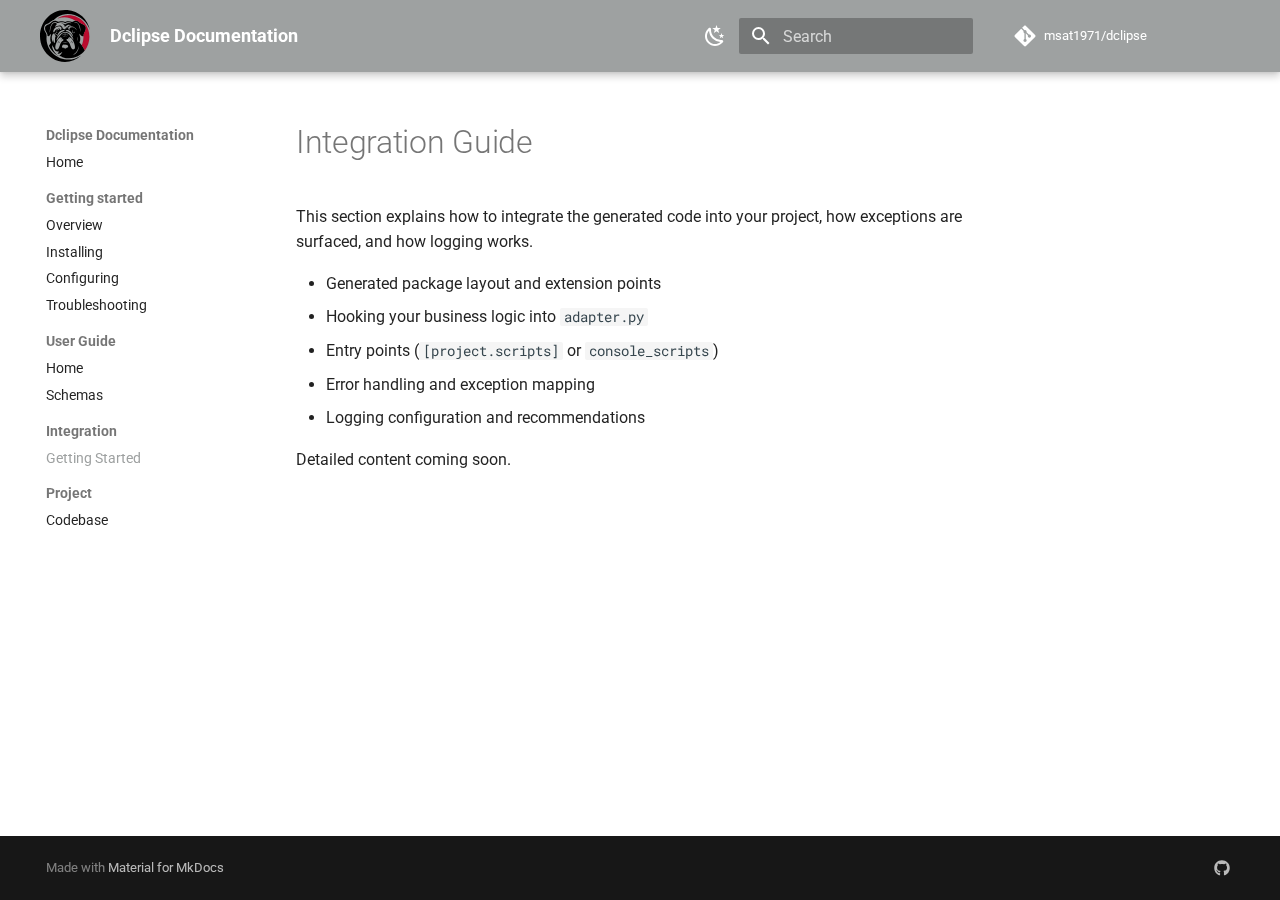
<file: integration/index.html>
<!doctype html>
<html lang="en" class="no-js">
  <head>
    
      <meta charset="utf-8">
      <meta name="viewport" content="width=device-width,initial-scale=1">
      
      
      
        <link rel="canonical" href="https://msat1971.github.io/dclipse/integration/">
      
      
        <link rel="prev" href="../schema/">
      
      
        <link rel="next" href="../project/">
      
      
      <link rel="icon" href="../assets/images/favicon.png">
      <meta name="generator" content="mkdocs-1.6.1, mkdocs-material-9.6.18">
    
    
      
        <title>Getting Started - Dclipse Documentation</title>
      
    
    
      <link rel="stylesheet" href="../assets/stylesheets/main.7e37652d.min.css">
      
        
        <link rel="stylesheet" href="../assets/stylesheets/palette.06af60db.min.css">
      
      


    
    
      
    
    
      
        
        
        <link rel="preconnect" href="https://fonts.gstatic.com" crossorigin>
        <link rel="stylesheet" href="https://fonts.googleapis.com/css?family=Roboto:300,300i,400,400i,700,700i%7CRoboto+Mono:400,400i,700,700i&display=fallback">
        <style>:root{--md-text-font:"Roboto";--md-code-font:"Roboto Mono"}</style>
      
    
    
      <link rel="stylesheet" href="../assets/styles/extra.css">
    
    <script>__md_scope=new URL("..",location),__md_hash=e=>[...e].reduce(((e,_)=>(e<<5)-e+_.charCodeAt(0)),0),__md_get=(e,_=localStorage,t=__md_scope)=>JSON.parse(_.getItem(t.pathname+"."+e)),__md_set=(e,_,t=localStorage,a=__md_scope)=>{try{t.setItem(a.pathname+"."+e,JSON.stringify(_))}catch(e){}}</script>
    
      

    
    
    
  </head>
  
  
    
    
      
    
    
    
    
    <body dir="ltr" data-md-color-scheme="default" data-md-color-primary="#9ea1a1" data-md-color-accent="#ba0c2f">
  
    
    <input class="md-toggle" data-md-toggle="drawer" type="checkbox" id="__drawer" autocomplete="off">
    <input class="md-toggle" data-md-toggle="search" type="checkbox" id="__search" autocomplete="off">
    <label class="md-overlay" for="__drawer"></label>
    <div data-md-component="skip">
      
        
        <a href="#integration-guide" class="md-skip">
          Skip to content
        </a>
      
    </div>
    <div data-md-component="announce">
      
    </div>
    
    
      

  

<header class="md-header md-header--shadow" data-md-component="header">
  <nav class="md-header__inner md-grid" aria-label="Header">
    <a href=".." title="Dclipse Documentation" class="md-header__button md-logo" aria-label="Dclipse Documentation" data-md-component="logo">
      
  <img src="../assets/images/Logo_Brand_Dawg_Light.svg" alt="logo">

    </a>
    <label class="md-header__button md-icon" for="__drawer">
      
      <svg xmlns="http://www.w3.org/2000/svg" viewBox="0 0 24 24"><path d="M3 6h18v2H3zm0 5h18v2H3zm0 5h18v2H3z"/></svg>
    </label>
    <div class="md-header__title" data-md-component="header-title">
      <div class="md-header__ellipsis">
        <div class="md-header__topic">
          <span class="md-ellipsis">
            Dclipse Documentation
          </span>
        </div>
        <div class="md-header__topic" data-md-component="header-topic">
          <span class="md-ellipsis">
            
              Getting Started
            
          </span>
        </div>
      </div>
    </div>
    
      
        <form class="md-header__option" data-md-component="palette">
  
    
    
    
    <input class="md-option" data-md-color-media="" data-md-color-scheme="default" data-md-color-primary="#9ea1a1" data-md-color-accent="#ba0c2f"  aria-label="Switch to dark mode"  type="radio" name="__palette" id="__palette_0">
    
      <label class="md-header__button md-icon" title="Switch to dark mode" for="__palette_1" hidden>
        <svg xmlns="http://www.w3.org/2000/svg" viewBox="0 0 24 24"><path d="m17.75 4.09-2.53 1.94.91 3.06-2.63-1.81-2.63 1.81.91-3.06-2.53-1.94L12.44 4l1.06-3 1.06 3zm3.5 6.91-1.64 1.25.59 1.98-1.7-1.17-1.7 1.17.59-1.98L15.75 11l2.06-.05L18.5 9l.69 1.95zm-2.28 4.95c.83-.08 1.72 1.1 1.19 1.85-.32.45-.66.87-1.08 1.27C15.17 23 8.84 23 4.94 19.07c-3.91-3.9-3.91-10.24 0-14.14.4-.4.82-.76 1.27-1.08.75-.53 1.93.36 1.85 1.19-.27 2.86.69 5.83 2.89 8.02a9.96 9.96 0 0 0 8.02 2.89m-1.64 2.02a12.08 12.08 0 0 1-7.8-3.47c-2.17-2.19-3.33-5-3.49-7.82-2.81 3.14-2.7 7.96.31 10.98 3.02 3.01 7.84 3.12 10.98.31"/></svg>
      </label>
    
  
    
    
    
    <input class="md-option" data-md-color-media="" data-md-color-scheme="slate" data-md-color-primary="#9ea1a1" data-md-color-accent="#ba0c2f"  aria-label="Switch to light mode"  type="radio" name="__palette" id="__palette_1">
    
      <label class="md-header__button md-icon" title="Switch to light mode" for="__palette_0" hidden>
        <svg xmlns="http://www.w3.org/2000/svg" viewBox="0 0 24 24"><path d="M12 7a5 5 0 0 1 5 5 5 5 0 0 1-5 5 5 5 0 0 1-5-5 5 5 0 0 1 5-5m0 2a3 3 0 0 0-3 3 3 3 0 0 0 3 3 3 3 0 0 0 3-3 3 3 0 0 0-3-3m0-7 2.39 3.42C13.65 5.15 12.84 5 12 5s-1.65.15-2.39.42zM3.34 7l4.16-.35A7.2 7.2 0 0 0 5.94 8.5c-.44.74-.69 1.5-.83 2.29zm.02 10 1.76-3.77a7.131 7.131 0 0 0 2.38 4.14zM20.65 7l-1.77 3.79a7.02 7.02 0 0 0-2.38-4.15zm-.01 10-4.14.36c.59-.51 1.12-1.14 1.54-1.86.42-.73.69-1.5.83-2.29zM12 22l-2.41-3.44c.74.27 1.55.44 2.41.44.82 0 1.63-.17 2.37-.44z"/></svg>
      </label>
    
  
</form>
      
    
    
      <script>var palette=__md_get("__palette");if(palette&&palette.color){if("(prefers-color-scheme)"===palette.color.media){var media=matchMedia("(prefers-color-scheme: light)"),input=document.querySelector(media.matches?"[data-md-color-media='(prefers-color-scheme: light)']":"[data-md-color-media='(prefers-color-scheme: dark)']");palette.color.media=input.getAttribute("data-md-color-media"),palette.color.scheme=input.getAttribute("data-md-color-scheme"),palette.color.primary=input.getAttribute("data-md-color-primary"),palette.color.accent=input.getAttribute("data-md-color-accent")}for(var[key,value]of Object.entries(palette.color))document.body.setAttribute("data-md-color-"+key,value)}</script>
    
    
    
      
      
        <label class="md-header__button md-icon" for="__search">
          
          <svg xmlns="http://www.w3.org/2000/svg" viewBox="0 0 24 24"><path d="M9.5 3A6.5 6.5 0 0 1 16 9.5c0 1.61-.59 3.09-1.56 4.23l.27.27h.79l5 5-1.5 1.5-5-5v-.79l-.27-.27A6.52 6.52 0 0 1 9.5 16 6.5 6.5 0 0 1 3 9.5 6.5 6.5 0 0 1 9.5 3m0 2C7 5 5 7 5 9.5S7 14 9.5 14 14 12 14 9.5 12 5 9.5 5"/></svg>
        </label>
        <div class="md-search" data-md-component="search" role="dialog">
  <label class="md-search__overlay" for="__search"></label>
  <div class="md-search__inner" role="search">
    <form class="md-search__form" name="search">
      <input type="text" class="md-search__input" name="query" aria-label="Search" placeholder="Search" autocapitalize="off" autocorrect="off" autocomplete="off" spellcheck="false" data-md-component="search-query" required>
      <label class="md-search__icon md-icon" for="__search">
        
        <svg xmlns="http://www.w3.org/2000/svg" viewBox="0 0 24 24"><path d="M9.5 3A6.5 6.5 0 0 1 16 9.5c0 1.61-.59 3.09-1.56 4.23l.27.27h.79l5 5-1.5 1.5-5-5v-.79l-.27-.27A6.52 6.52 0 0 1 9.5 16 6.5 6.5 0 0 1 3 9.5 6.5 6.5 0 0 1 9.5 3m0 2C7 5 5 7 5 9.5S7 14 9.5 14 14 12 14 9.5 12 5 9.5 5"/></svg>
        
        <svg xmlns="http://www.w3.org/2000/svg" viewBox="0 0 24 24"><path d="M20 11v2H8l5.5 5.5-1.42 1.42L4.16 12l7.92-7.92L13.5 5.5 8 11z"/></svg>
      </label>
      <nav class="md-search__options" aria-label="Search">
        
        <button type="reset" class="md-search__icon md-icon" title="Clear" aria-label="Clear" tabindex="-1">
          
          <svg xmlns="http://www.w3.org/2000/svg" viewBox="0 0 24 24"><path d="M19 6.41 17.59 5 12 10.59 6.41 5 5 6.41 10.59 12 5 17.59 6.41 19 12 13.41 17.59 19 19 17.59 13.41 12z"/></svg>
        </button>
      </nav>
      
        <div class="md-search__suggest" data-md-component="search-suggest"></div>
      
    </form>
    <div class="md-search__output">
      <div class="md-search__scrollwrap" tabindex="0" data-md-scrollfix>
        <div class="md-search-result" data-md-component="search-result">
          <div class="md-search-result__meta">
            Initializing search
          </div>
          <ol class="md-search-result__list" role="presentation"></ol>
        </div>
      </div>
    </div>
  </div>
</div>
      
    
    
      <div class="md-header__source">
        <a href="https://github.com/msat1971/dclipse" title="Go to repository" class="md-source" data-md-component="source">
  <div class="md-source__icon md-icon">
    
    <svg xmlns="http://www.w3.org/2000/svg" viewBox="0 0 448 512"><!--! Font Awesome Free 7.0.0 by @fontawesome - https://fontawesome.com License - https://fontawesome.com/license/free (Icons: CC BY 4.0, Fonts: SIL OFL 1.1, Code: MIT License) Copyright 2025 Fonticons, Inc.--><path fill="currentColor" d="M439.6 236.1 244 40.5c-5.4-5.5-12.8-8.5-20.4-8.5s-15 3-20.4 8.4L162.5 81l51.5 51.5c27.1-9.1 52.7 16.8 43.4 43.7l49.7 49.7c34.2-11.8 61.2 31 35.5 56.7-26.5 26.5-70.2-2.9-56-37.3L240.3 199v121.9c25.3 12.5 22.3 41.8 9.1 55-6.4 6.4-15.2 10.1-24.3 10.1s-17.8-3.6-24.3-10.1c-17.6-17.6-11.1-46.9 11.2-56v-123c-20.8-8.5-24.6-30.7-18.6-45L142.6 101 8.5 235.1C3 240.6 0 247.9 0 255.5s3 15 8.5 20.4l195.6 195.7c5.4 5.4 12.7 8.4 20.4 8.4s15-3 20.4-8.4l194.7-194.7c5.4-5.4 8.4-12.8 8.4-20.4s-3-15-8.4-20.4"/></svg>
  </div>
  <div class="md-source__repository">
    msat1971/dclipse
  </div>
</a>
      </div>
    
  </nav>
  
</header>
    
    <div class="md-container" data-md-component="container">
      
      
        
          
        
      
      <main class="md-main" data-md-component="main">
        <div class="md-main__inner md-grid">
          
            
              
              <div class="md-sidebar md-sidebar--primary" data-md-component="sidebar" data-md-type="navigation" >
                <div class="md-sidebar__scrollwrap">
                  <div class="md-sidebar__inner">
                    



<nav class="md-nav md-nav--primary" aria-label="Navigation" data-md-level="0">
  <label class="md-nav__title" for="__drawer">
    <a href=".." title="Dclipse Documentation" class="md-nav__button md-logo" aria-label="Dclipse Documentation" data-md-component="logo">
      
  <img src="../assets/images/Logo_Brand_Dawg_Light.svg" alt="logo">

    </a>
    Dclipse Documentation
  </label>
  
    <div class="md-nav__source">
      <a href="https://github.com/msat1971/dclipse" title="Go to repository" class="md-source" data-md-component="source">
  <div class="md-source__icon md-icon">
    
    <svg xmlns="http://www.w3.org/2000/svg" viewBox="0 0 448 512"><!--! Font Awesome Free 7.0.0 by @fontawesome - https://fontawesome.com License - https://fontawesome.com/license/free (Icons: CC BY 4.0, Fonts: SIL OFL 1.1, Code: MIT License) Copyright 2025 Fonticons, Inc.--><path fill="currentColor" d="M439.6 236.1 244 40.5c-5.4-5.5-12.8-8.5-20.4-8.5s-15 3-20.4 8.4L162.5 81l51.5 51.5c27.1-9.1 52.7 16.8 43.4 43.7l49.7 49.7c34.2-11.8 61.2 31 35.5 56.7-26.5 26.5-70.2-2.9-56-37.3L240.3 199v121.9c25.3 12.5 22.3 41.8 9.1 55-6.4 6.4-15.2 10.1-24.3 10.1s-17.8-3.6-24.3-10.1c-17.6-17.6-11.1-46.9 11.2-56v-123c-20.8-8.5-24.6-30.7-18.6-45L142.6 101 8.5 235.1C3 240.6 0 247.9 0 255.5s3 15 8.5 20.4l195.6 195.7c5.4 5.4 12.7 8.4 20.4 8.4s15-3 20.4-8.4l194.7-194.7c5.4-5.4 8.4-12.8 8.4-20.4s-3-15-8.4-20.4"/></svg>
  </div>
  <div class="md-source__repository">
    msat1971/dclipse
  </div>
</a>
    </div>
  
  <ul class="md-nav__list" data-md-scrollfix>
    
      
      
  
  
  
  
    <li class="md-nav__item">
      <a href=".." class="md-nav__link">
        
  
  
  <span class="md-ellipsis">
    Home
    
  </span>
  

      </a>
    </li>
  

    
      
      
  
  
  
  
    
    
    
    
      
        
        
      
    
    
    <li class="md-nav__item md-nav__item--section md-nav__item--nested">
      
        
        
        <input class="md-nav__toggle md-toggle " type="checkbox" id="__nav_2" >
        
          
          <label class="md-nav__link" for="__nav_2" id="__nav_2_label" tabindex="">
            
  
  
  <span class="md-ellipsis">
    Getting started
    
  </span>
  

            <span class="md-nav__icon md-icon"></span>
          </label>
        
        <nav class="md-nav" data-md-level="1" aria-labelledby="__nav_2_label" aria-expanded="false">
          <label class="md-nav__title" for="__nav_2">
            <span class="md-nav__icon md-icon"></span>
            Getting started
          </label>
          <ul class="md-nav__list" data-md-scrollfix>
            
              
                
  
  
  
  
    <li class="md-nav__item">
      <a href="../getting-started/" class="md-nav__link">
        
  
  
  <span class="md-ellipsis">
    Overview
    
  </span>
  

      </a>
    </li>
  

              
            
              
                
  
  
  
  
    <li class="md-nav__item">
      <a href="../getting-started/installing/" class="md-nav__link">
        
  
  
  <span class="md-ellipsis">
    Installing
    
  </span>
  

      </a>
    </li>
  

              
            
              
                
  
  
  
  
    <li class="md-nav__item">
      <a href="../getting-started/configuring/" class="md-nav__link">
        
  
  
  <span class="md-ellipsis">
    Configuring
    
  </span>
  

      </a>
    </li>
  

              
            
              
                
  
  
  
  
    <li class="md-nav__item">
      <a href="../getting-started/troubleshooting/" class="md-nav__link">
        
  
  
  <span class="md-ellipsis">
    Troubleshooting
    
  </span>
  

      </a>
    </li>
  

              
            
          </ul>
        </nav>
      
    </li>
  

    
      
      
  
  
  
  
    
    
    
    
      
        
        
      
    
    
    <li class="md-nav__item md-nav__item--section md-nav__item--nested">
      
        
        
        <input class="md-nav__toggle md-toggle " type="checkbox" id="__nav_3" >
        
          
          <label class="md-nav__link" for="__nav_3" id="__nav_3_label" tabindex="">
            
  
  
  <span class="md-ellipsis">
    User Guide
    
  </span>
  

            <span class="md-nav__icon md-icon"></span>
          </label>
        
        <nav class="md-nav" data-md-level="1" aria-labelledby="__nav_3_label" aria-expanded="false">
          <label class="md-nav__title" for="__nav_3">
            <span class="md-nav__icon md-icon"></span>
            User Guide
          </label>
          <ul class="md-nav__list" data-md-scrollfix>
            
              
                
  
  
  
  
    <li class="md-nav__item">
      <a href=".." class="md-nav__link">
        
  
  
  <span class="md-ellipsis">
    Home
    
  </span>
  

      </a>
    </li>
  

              
            
              
                
  
  
  
  
    <li class="md-nav__item">
      <a href="../schema/" class="md-nav__link">
        
  
  
  <span class="md-ellipsis">
    Schemas
    
  </span>
  

      </a>
    </li>
  

              
            
          </ul>
        </nav>
      
    </li>
  

    
      
      
  
  
    
  
  
  
    
    
    
    
      
        
        
      
    
    
    <li class="md-nav__item md-nav__item--active md-nav__item--section md-nav__item--nested">
      
        
        
        <input class="md-nav__toggle md-toggle " type="checkbox" id="__nav_4" checked>
        
          
          <label class="md-nav__link" for="__nav_4" id="__nav_4_label" tabindex="">
            
  
  
  <span class="md-ellipsis">
    Integration
    
  </span>
  

            <span class="md-nav__icon md-icon"></span>
          </label>
        
        <nav class="md-nav" data-md-level="1" aria-labelledby="__nav_4_label" aria-expanded="true">
          <label class="md-nav__title" for="__nav_4">
            <span class="md-nav__icon md-icon"></span>
            Integration
          </label>
          <ul class="md-nav__list" data-md-scrollfix>
            
              
                
  
  
    
  
  
  
    <li class="md-nav__item md-nav__item--active">
      
      <input class="md-nav__toggle md-toggle" type="checkbox" id="__toc">
      
      
        
      
      
      <a href="./" class="md-nav__link md-nav__link--active">
        
  
  
  <span class="md-ellipsis">
    Getting Started
    
  </span>
  

      </a>
      
    </li>
  

              
            
          </ul>
        </nav>
      
    </li>
  

    
      
      
  
  
  
  
    
    
    
    
      
        
        
      
    
    
    <li class="md-nav__item md-nav__item--section md-nav__item--nested">
      
        
        
        <input class="md-nav__toggle md-toggle " type="checkbox" id="__nav_5" >
        
          
          <label class="md-nav__link" for="__nav_5" id="__nav_5_label" tabindex="">
            
  
  
  <span class="md-ellipsis">
    Project
    
  </span>
  

            <span class="md-nav__icon md-icon"></span>
          </label>
        
        <nav class="md-nav" data-md-level="1" aria-labelledby="__nav_5_label" aria-expanded="false">
          <label class="md-nav__title" for="__nav_5">
            <span class="md-nav__icon md-icon"></span>
            Project
          </label>
          <ul class="md-nav__list" data-md-scrollfix>
            
              
                
  
  
  
  
    <li class="md-nav__item">
      <a href="../project/" class="md-nav__link">
        
  
  
  <span class="md-ellipsis">
    Codebase
    
  </span>
  

      </a>
    </li>
  

              
            
          </ul>
        </nav>
      
    </li>
  

    
  </ul>
</nav>
                  </div>
                </div>
              </div>
            
            
              
              <div class="md-sidebar md-sidebar--secondary" data-md-component="sidebar" data-md-type="toc" >
                <div class="md-sidebar__scrollwrap">
                  <div class="md-sidebar__inner">
                    

<nav class="md-nav md-nav--secondary" aria-label="Table of contents">
  
  
  
    
  
  
</nav>
                  </div>
                </div>
              </div>
            
          
          
            <div class="md-content" data-md-component="content">
              <article class="md-content__inner md-typeset">
                
                  


  
  


<h1 id="integration-guide">Integration Guide<a class="headerlink" href="#integration-guide" title="Permanent link">&para;</a></h1>
<p>This section explains how to integrate the generated code into your project, how exceptions are surfaced, and how logging works.</p>
<ul>
<li>Generated package layout and extension points</li>
<li>Hooking your business logic into <code>adapter.py</code></li>
<li>Entry points (<code>[project.scripts]</code> or <code>console_scripts</code>)</li>
<li>Error handling and exception mapping</li>
<li>Logging configuration and recommendations</li>
</ul>
<p>Detailed content coming soon.</p>












                
              </article>
            </div>
          
          
  <script>var tabs=__md_get("__tabs");if(Array.isArray(tabs))e:for(var set of document.querySelectorAll(".tabbed-set")){var labels=set.querySelector(".tabbed-labels");for(var tab of tabs)for(var label of labels.getElementsByTagName("label"))if(label.innerText.trim()===tab){var input=document.getElementById(label.htmlFor);input.checked=!0;continue e}}</script>

<script>var target=document.getElementById(location.hash.slice(1));target&&target.name&&(target.checked=target.name.startsWith("__tabbed_"))</script>
        </div>
        
          <button type="button" class="md-top md-icon" data-md-component="top" hidden>
  
  <svg xmlns="http://www.w3.org/2000/svg" viewBox="0 0 24 24"><path d="M13 20h-2V8l-5.5 5.5-1.42-1.42L12 4.16l7.92 7.92-1.42 1.42L13 8z"/></svg>
  Back to top
</button>
        
      </main>
      
        <footer class="md-footer">
  
  <div class="md-footer-meta md-typeset">
    <div class="md-footer-meta__inner md-grid">
      <div class="md-copyright">
  
  
    Made with
    <a href="https://squidfunk.github.io/mkdocs-material/" target="_blank" rel="noopener">
      Material for MkDocs
    </a>
  
</div>
      
        
<div class="md-social">
  
    
    
    
    
      
      
    
    <a href="https://github.com/msat1971/dclipse" target="_blank" rel="noopener" title="github.com" class="md-social__link">
      <svg xmlns="http://www.w3.org/2000/svg" viewBox="0 0 512 512"><!--! Font Awesome Free 7.0.0 by @fontawesome - https://fontawesome.com License - https://fontawesome.com/license/free (Icons: CC BY 4.0, Fonts: SIL OFL 1.1, Code: MIT License) Copyright 2025 Fonticons, Inc.--><path fill="currentColor" d="M173.9 397.4c0 2-2.3 3.6-5.2 3.6-3.3.3-5.6-1.3-5.6-3.6 0-2 2.3-3.6 5.2-3.6 3-.3 5.6 1.3 5.6 3.6m-31.1-4.5c-.7 2 1.3 4.3 4.3 4.9 2.6 1 5.6 0 6.2-2s-1.3-4.3-4.3-5.2c-2.6-.7-5.5.3-6.2 2.3m44.2-1.7c-2.9.7-4.9 2.6-4.6 4.9.3 2 2.9 3.3 5.9 2.6 2.9-.7 4.9-2.6 4.6-4.6-.3-1.9-3-3.2-5.9-2.9M252.8 8C114.1 8 8 113.3 8 252c0 110.9 69.8 205.8 169.5 239.2 12.8 2.3 17.3-5.6 17.3-12.1 0-6.2-.3-40.4-.3-61.4 0 0-70 15-84.7-29.8 0 0-11.4-29.1-27.8-36.6 0 0-22.9-15.7 1.6-15.4 0 0 24.9 2 38.6 25.8 21.9 38.6 58.6 27.5 72.9 20.9 2.3-16 8.8-27.1 16-33.7-55.9-6.2-112.3-14.3-112.3-110.5 0-27.5 7.6-41.3 23.6-58.9-2.6-6.5-11.1-33.3 2.6-67.9 20.9-6.5 69 27 69 27 20-5.6 41.5-8.5 62.8-8.5s42.8 2.9 62.8 8.5c0 0 48.1-33.6 69-27 13.7 34.7 5.2 61.4 2.6 67.9 16 17.7 25.8 31.5 25.8 58.9 0 96.5-58.9 104.2-114.8 110.5 9.2 7.9 17 22.9 17 46.4 0 33.7-.3 75.4-.3 83.6 0 6.5 4.6 14.4 17.3 12.1C436.2 457.8 504 362.9 504 252 504 113.3 391.5 8 252.8 8M105.2 352.9c-1.3 1-1 3.3.7 5.2 1.6 1.6 3.9 2.3 5.2 1 1.3-1 1-3.3-.7-5.2-1.6-1.6-3.9-2.3-5.2-1m-10.8-8.1c-.7 1.3.3 2.9 2.3 3.9 1.6 1 3.6.7 4.3-.7.7-1.3-.3-2.9-2.3-3.9-2-.6-3.6-.3-4.3.7m32.4 35.6c-1.6 1.3-1 4.3 1.3 6.2 2.3 2.3 5.2 2.6 6.5 1 1.3-1.3.7-4.3-1.3-6.2-2.2-2.3-5.2-2.6-6.5-1m-11.4-14.7c-1.6 1-1.6 3.6 0 5.9s4.3 3.3 5.6 2.3c1.6-1.3 1.6-3.9 0-6.2-1.4-2.3-4-3.3-5.6-2"/></svg>
    </a>
  
</div>
      
    </div>
  </div>
</footer>
      
    </div>
    <div class="md-dialog" data-md-component="dialog">
      <div class="md-dialog__inner md-typeset"></div>
    </div>
    
    
    
      
      <script id="__config" type="application/json">{"base": "..", "features": ["navigation.sections", "navigation.top", "toc.follow", "content.code.copy", "search.suggest", "search.highlight", "content.tabs.link", "content.code.annotate"], "search": "../assets/javascripts/workers/search.973d3a69.min.js", "tags": null, "translations": {"clipboard.copied": "Copied to clipboard", "clipboard.copy": "Copy to clipboard", "search.result.more.one": "1 more on this page", "search.result.more.other": "# more on this page", "search.result.none": "No matching documents", "search.result.one": "1 matching document", "search.result.other": "# matching documents", "search.result.placeholder": "Type to start searching", "search.result.term.missing": "Missing", "select.version": "Select version"}, "version": null}</script>
    
    
      <script src="../assets/javascripts/bundle.92b07e13.min.js"></script>
      
    
  </body>
</html>
</file>
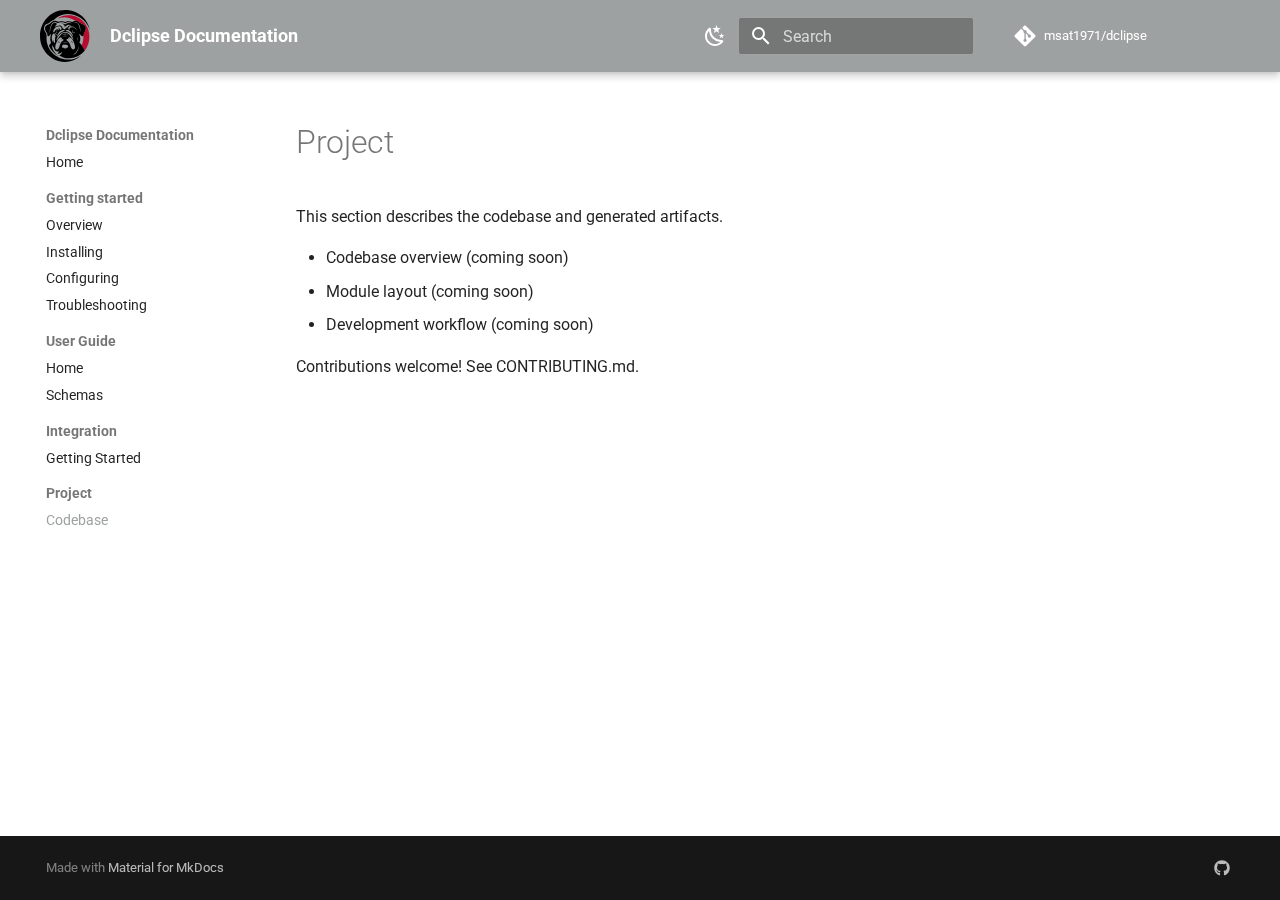
<file: project/index.html>
<!doctype html>
<html lang="en" class="no-js">
  <head>
    
      <meta charset="utf-8">
      <meta name="viewport" content="width=device-width,initial-scale=1">
      
      
      
        <link rel="canonical" href="https://msat1971.github.io/dclipse/project/">
      
      
        <link rel="prev" href="../integration/">
      
      
      
      <link rel="icon" href="../assets/images/favicon.png">
      <meta name="generator" content="mkdocs-1.6.1, mkdocs-material-9.6.18">
    
    
      
        <title>Codebase - Dclipse Documentation</title>
      
    
    
      <link rel="stylesheet" href="../assets/stylesheets/main.7e37652d.min.css">
      
        
        <link rel="stylesheet" href="../assets/stylesheets/palette.06af60db.min.css">
      
      


    
    
      
    
    
      
        
        
        <link rel="preconnect" href="https://fonts.gstatic.com" crossorigin>
        <link rel="stylesheet" href="https://fonts.googleapis.com/css?family=Roboto:300,300i,400,400i,700,700i%7CRoboto+Mono:400,400i,700,700i&display=fallback">
        <style>:root{--md-text-font:"Roboto";--md-code-font:"Roboto Mono"}</style>
      
    
    
      <link rel="stylesheet" href="../assets/styles/extra.css">
    
    <script>__md_scope=new URL("..",location),__md_hash=e=>[...e].reduce(((e,_)=>(e<<5)-e+_.charCodeAt(0)),0),__md_get=(e,_=localStorage,t=__md_scope)=>JSON.parse(_.getItem(t.pathname+"."+e)),__md_set=(e,_,t=localStorage,a=__md_scope)=>{try{t.setItem(a.pathname+"."+e,JSON.stringify(_))}catch(e){}}</script>
    
      

    
    
    
  </head>
  
  
    
    
      
    
    
    
    
    <body dir="ltr" data-md-color-scheme="default" data-md-color-primary="#9ea1a1" data-md-color-accent="#ba0c2f">
  
    
    <input class="md-toggle" data-md-toggle="drawer" type="checkbox" id="__drawer" autocomplete="off">
    <input class="md-toggle" data-md-toggle="search" type="checkbox" id="__search" autocomplete="off">
    <label class="md-overlay" for="__drawer"></label>
    <div data-md-component="skip">
      
        
        <a href="#project" class="md-skip">
          Skip to content
        </a>
      
    </div>
    <div data-md-component="announce">
      
    </div>
    
    
      

  

<header class="md-header md-header--shadow" data-md-component="header">
  <nav class="md-header__inner md-grid" aria-label="Header">
    <a href=".." title="Dclipse Documentation" class="md-header__button md-logo" aria-label="Dclipse Documentation" data-md-component="logo">
      
  <img src="../assets/images/Logo_Brand_Dawg_Light.svg" alt="logo">

    </a>
    <label class="md-header__button md-icon" for="__drawer">
      
      <svg xmlns="http://www.w3.org/2000/svg" viewBox="0 0 24 24"><path d="M3 6h18v2H3zm0 5h18v2H3zm0 5h18v2H3z"/></svg>
    </label>
    <div class="md-header__title" data-md-component="header-title">
      <div class="md-header__ellipsis">
        <div class="md-header__topic">
          <span class="md-ellipsis">
            Dclipse Documentation
          </span>
        </div>
        <div class="md-header__topic" data-md-component="header-topic">
          <span class="md-ellipsis">
            
              Codebase
            
          </span>
        </div>
      </div>
    </div>
    
      
        <form class="md-header__option" data-md-component="palette">
  
    
    
    
    <input class="md-option" data-md-color-media="" data-md-color-scheme="default" data-md-color-primary="#9ea1a1" data-md-color-accent="#ba0c2f"  aria-label="Switch to dark mode"  type="radio" name="__palette" id="__palette_0">
    
      <label class="md-header__button md-icon" title="Switch to dark mode" for="__palette_1" hidden>
        <svg xmlns="http://www.w3.org/2000/svg" viewBox="0 0 24 24"><path d="m17.75 4.09-2.53 1.94.91 3.06-2.63-1.81-2.63 1.81.91-3.06-2.53-1.94L12.44 4l1.06-3 1.06 3zm3.5 6.91-1.64 1.25.59 1.98-1.7-1.17-1.7 1.17.59-1.98L15.75 11l2.06-.05L18.5 9l.69 1.95zm-2.28 4.95c.83-.08 1.72 1.1 1.19 1.85-.32.45-.66.87-1.08 1.27C15.17 23 8.84 23 4.94 19.07c-3.91-3.9-3.91-10.24 0-14.14.4-.4.82-.76 1.27-1.08.75-.53 1.93.36 1.85 1.19-.27 2.86.69 5.83 2.89 8.02a9.96 9.96 0 0 0 8.02 2.89m-1.64 2.02a12.08 12.08 0 0 1-7.8-3.47c-2.17-2.19-3.33-5-3.49-7.82-2.81 3.14-2.7 7.96.31 10.98 3.02 3.01 7.84 3.12 10.98.31"/></svg>
      </label>
    
  
    
    
    
    <input class="md-option" data-md-color-media="" data-md-color-scheme="slate" data-md-color-primary="#9ea1a1" data-md-color-accent="#ba0c2f"  aria-label="Switch to light mode"  type="radio" name="__palette" id="__palette_1">
    
      <label class="md-header__button md-icon" title="Switch to light mode" for="__palette_0" hidden>
        <svg xmlns="http://www.w3.org/2000/svg" viewBox="0 0 24 24"><path d="M12 7a5 5 0 0 1 5 5 5 5 0 0 1-5 5 5 5 0 0 1-5-5 5 5 0 0 1 5-5m0 2a3 3 0 0 0-3 3 3 3 0 0 0 3 3 3 3 0 0 0 3-3 3 3 0 0 0-3-3m0-7 2.39 3.42C13.65 5.15 12.84 5 12 5s-1.65.15-2.39.42zM3.34 7l4.16-.35A7.2 7.2 0 0 0 5.94 8.5c-.44.74-.69 1.5-.83 2.29zm.02 10 1.76-3.77a7.131 7.131 0 0 0 2.38 4.14zM20.65 7l-1.77 3.79a7.02 7.02 0 0 0-2.38-4.15zm-.01 10-4.14.36c.59-.51 1.12-1.14 1.54-1.86.42-.73.69-1.5.83-2.29zM12 22l-2.41-3.44c.74.27 1.55.44 2.41.44.82 0 1.63-.17 2.37-.44z"/></svg>
      </label>
    
  
</form>
      
    
    
      <script>var palette=__md_get("__palette");if(palette&&palette.color){if("(prefers-color-scheme)"===palette.color.media){var media=matchMedia("(prefers-color-scheme: light)"),input=document.querySelector(media.matches?"[data-md-color-media='(prefers-color-scheme: light)']":"[data-md-color-media='(prefers-color-scheme: dark)']");palette.color.media=input.getAttribute("data-md-color-media"),palette.color.scheme=input.getAttribute("data-md-color-scheme"),palette.color.primary=input.getAttribute("data-md-color-primary"),palette.color.accent=input.getAttribute("data-md-color-accent")}for(var[key,value]of Object.entries(palette.color))document.body.setAttribute("data-md-color-"+key,value)}</script>
    
    
    
      
      
        <label class="md-header__button md-icon" for="__search">
          
          <svg xmlns="http://www.w3.org/2000/svg" viewBox="0 0 24 24"><path d="M9.5 3A6.5 6.5 0 0 1 16 9.5c0 1.61-.59 3.09-1.56 4.23l.27.27h.79l5 5-1.5 1.5-5-5v-.79l-.27-.27A6.52 6.52 0 0 1 9.5 16 6.5 6.5 0 0 1 3 9.5 6.5 6.5 0 0 1 9.5 3m0 2C7 5 5 7 5 9.5S7 14 9.5 14 14 12 14 9.5 12 5 9.5 5"/></svg>
        </label>
        <div class="md-search" data-md-component="search" role="dialog">
  <label class="md-search__overlay" for="__search"></label>
  <div class="md-search__inner" role="search">
    <form class="md-search__form" name="search">
      <input type="text" class="md-search__input" name="query" aria-label="Search" placeholder="Search" autocapitalize="off" autocorrect="off" autocomplete="off" spellcheck="false" data-md-component="search-query" required>
      <label class="md-search__icon md-icon" for="__search">
        
        <svg xmlns="http://www.w3.org/2000/svg" viewBox="0 0 24 24"><path d="M9.5 3A6.5 6.5 0 0 1 16 9.5c0 1.61-.59 3.09-1.56 4.23l.27.27h.79l5 5-1.5 1.5-5-5v-.79l-.27-.27A6.52 6.52 0 0 1 9.5 16 6.5 6.5 0 0 1 3 9.5 6.5 6.5 0 0 1 9.5 3m0 2C7 5 5 7 5 9.5S7 14 9.5 14 14 12 14 9.5 12 5 9.5 5"/></svg>
        
        <svg xmlns="http://www.w3.org/2000/svg" viewBox="0 0 24 24"><path d="M20 11v2H8l5.5 5.5-1.42 1.42L4.16 12l7.92-7.92L13.5 5.5 8 11z"/></svg>
      </label>
      <nav class="md-search__options" aria-label="Search">
        
        <button type="reset" class="md-search__icon md-icon" title="Clear" aria-label="Clear" tabindex="-1">
          
          <svg xmlns="http://www.w3.org/2000/svg" viewBox="0 0 24 24"><path d="M19 6.41 17.59 5 12 10.59 6.41 5 5 6.41 10.59 12 5 17.59 6.41 19 12 13.41 17.59 19 19 17.59 13.41 12z"/></svg>
        </button>
      </nav>
      
        <div class="md-search__suggest" data-md-component="search-suggest"></div>
      
    </form>
    <div class="md-search__output">
      <div class="md-search__scrollwrap" tabindex="0" data-md-scrollfix>
        <div class="md-search-result" data-md-component="search-result">
          <div class="md-search-result__meta">
            Initializing search
          </div>
          <ol class="md-search-result__list" role="presentation"></ol>
        </div>
      </div>
    </div>
  </div>
</div>
      
    
    
      <div class="md-header__source">
        <a href="https://github.com/msat1971/dclipse" title="Go to repository" class="md-source" data-md-component="source">
  <div class="md-source__icon md-icon">
    
    <svg xmlns="http://www.w3.org/2000/svg" viewBox="0 0 448 512"><!--! Font Awesome Free 7.0.0 by @fontawesome - https://fontawesome.com License - https://fontawesome.com/license/free (Icons: CC BY 4.0, Fonts: SIL OFL 1.1, Code: MIT License) Copyright 2025 Fonticons, Inc.--><path fill="currentColor" d="M439.6 236.1 244 40.5c-5.4-5.5-12.8-8.5-20.4-8.5s-15 3-20.4 8.4L162.5 81l51.5 51.5c27.1-9.1 52.7 16.8 43.4 43.7l49.7 49.7c34.2-11.8 61.2 31 35.5 56.7-26.5 26.5-70.2-2.9-56-37.3L240.3 199v121.9c25.3 12.5 22.3 41.8 9.1 55-6.4 6.4-15.2 10.1-24.3 10.1s-17.8-3.6-24.3-10.1c-17.6-17.6-11.1-46.9 11.2-56v-123c-20.8-8.5-24.6-30.7-18.6-45L142.6 101 8.5 235.1C3 240.6 0 247.9 0 255.5s3 15 8.5 20.4l195.6 195.7c5.4 5.4 12.7 8.4 20.4 8.4s15-3 20.4-8.4l194.7-194.7c5.4-5.4 8.4-12.8 8.4-20.4s-3-15-8.4-20.4"/></svg>
  </div>
  <div class="md-source__repository">
    msat1971/dclipse
  </div>
</a>
      </div>
    
  </nav>
  
</header>
    
    <div class="md-container" data-md-component="container">
      
      
        
          
        
      
      <main class="md-main" data-md-component="main">
        <div class="md-main__inner md-grid">
          
            
              
              <div class="md-sidebar md-sidebar--primary" data-md-component="sidebar" data-md-type="navigation" >
                <div class="md-sidebar__scrollwrap">
                  <div class="md-sidebar__inner">
                    



<nav class="md-nav md-nav--primary" aria-label="Navigation" data-md-level="0">
  <label class="md-nav__title" for="__drawer">
    <a href=".." title="Dclipse Documentation" class="md-nav__button md-logo" aria-label="Dclipse Documentation" data-md-component="logo">
      
  <img src="../assets/images/Logo_Brand_Dawg_Light.svg" alt="logo">

    </a>
    Dclipse Documentation
  </label>
  
    <div class="md-nav__source">
      <a href="https://github.com/msat1971/dclipse" title="Go to repository" class="md-source" data-md-component="source">
  <div class="md-source__icon md-icon">
    
    <svg xmlns="http://www.w3.org/2000/svg" viewBox="0 0 448 512"><!--! Font Awesome Free 7.0.0 by @fontawesome - https://fontawesome.com License - https://fontawesome.com/license/free (Icons: CC BY 4.0, Fonts: SIL OFL 1.1, Code: MIT License) Copyright 2025 Fonticons, Inc.--><path fill="currentColor" d="M439.6 236.1 244 40.5c-5.4-5.5-12.8-8.5-20.4-8.5s-15 3-20.4 8.4L162.5 81l51.5 51.5c27.1-9.1 52.7 16.8 43.4 43.7l49.7 49.7c34.2-11.8 61.2 31 35.5 56.7-26.5 26.5-70.2-2.9-56-37.3L240.3 199v121.9c25.3 12.5 22.3 41.8 9.1 55-6.4 6.4-15.2 10.1-24.3 10.1s-17.8-3.6-24.3-10.1c-17.6-17.6-11.1-46.9 11.2-56v-123c-20.8-8.5-24.6-30.7-18.6-45L142.6 101 8.5 235.1C3 240.6 0 247.9 0 255.5s3 15 8.5 20.4l195.6 195.7c5.4 5.4 12.7 8.4 20.4 8.4s15-3 20.4-8.4l194.7-194.7c5.4-5.4 8.4-12.8 8.4-20.4s-3-15-8.4-20.4"/></svg>
  </div>
  <div class="md-source__repository">
    msat1971/dclipse
  </div>
</a>
    </div>
  
  <ul class="md-nav__list" data-md-scrollfix>
    
      
      
  
  
  
  
    <li class="md-nav__item">
      <a href=".." class="md-nav__link">
        
  
  
  <span class="md-ellipsis">
    Home
    
  </span>
  

      </a>
    </li>
  

    
      
      
  
  
  
  
    
    
    
    
      
        
        
      
    
    
    <li class="md-nav__item md-nav__item--section md-nav__item--nested">
      
        
        
        <input class="md-nav__toggle md-toggle " type="checkbox" id="__nav_2" >
        
          
          <label class="md-nav__link" for="__nav_2" id="__nav_2_label" tabindex="">
            
  
  
  <span class="md-ellipsis">
    Getting started
    
  </span>
  

            <span class="md-nav__icon md-icon"></span>
          </label>
        
        <nav class="md-nav" data-md-level="1" aria-labelledby="__nav_2_label" aria-expanded="false">
          <label class="md-nav__title" for="__nav_2">
            <span class="md-nav__icon md-icon"></span>
            Getting started
          </label>
          <ul class="md-nav__list" data-md-scrollfix>
            
              
                
  
  
  
  
    <li class="md-nav__item">
      <a href="../getting-started/" class="md-nav__link">
        
  
  
  <span class="md-ellipsis">
    Overview
    
  </span>
  

      </a>
    </li>
  

              
            
              
                
  
  
  
  
    <li class="md-nav__item">
      <a href="../getting-started/installing/" class="md-nav__link">
        
  
  
  <span class="md-ellipsis">
    Installing
    
  </span>
  

      </a>
    </li>
  

              
            
              
                
  
  
  
  
    <li class="md-nav__item">
      <a href="../getting-started/configuring/" class="md-nav__link">
        
  
  
  <span class="md-ellipsis">
    Configuring
    
  </span>
  

      </a>
    </li>
  

              
            
              
                
  
  
  
  
    <li class="md-nav__item">
      <a href="../getting-started/troubleshooting/" class="md-nav__link">
        
  
  
  <span class="md-ellipsis">
    Troubleshooting
    
  </span>
  

      </a>
    </li>
  

              
            
          </ul>
        </nav>
      
    </li>
  

    
      
      
  
  
  
  
    
    
    
    
      
        
        
      
    
    
    <li class="md-nav__item md-nav__item--section md-nav__item--nested">
      
        
        
        <input class="md-nav__toggle md-toggle " type="checkbox" id="__nav_3" >
        
          
          <label class="md-nav__link" for="__nav_3" id="__nav_3_label" tabindex="">
            
  
  
  <span class="md-ellipsis">
    User Guide
    
  </span>
  

            <span class="md-nav__icon md-icon"></span>
          </label>
        
        <nav class="md-nav" data-md-level="1" aria-labelledby="__nav_3_label" aria-expanded="false">
          <label class="md-nav__title" for="__nav_3">
            <span class="md-nav__icon md-icon"></span>
            User Guide
          </label>
          <ul class="md-nav__list" data-md-scrollfix>
            
              
                
  
  
  
  
    <li class="md-nav__item">
      <a href=".." class="md-nav__link">
        
  
  
  <span class="md-ellipsis">
    Home
    
  </span>
  

      </a>
    </li>
  

              
            
              
                
  
  
  
  
    <li class="md-nav__item">
      <a href="../schema/" class="md-nav__link">
        
  
  
  <span class="md-ellipsis">
    Schemas
    
  </span>
  

      </a>
    </li>
  

              
            
          </ul>
        </nav>
      
    </li>
  

    
      
      
  
  
  
  
    
    
    
    
      
        
        
      
    
    
    <li class="md-nav__item md-nav__item--section md-nav__item--nested">
      
        
        
        <input class="md-nav__toggle md-toggle " type="checkbox" id="__nav_4" >
        
          
          <label class="md-nav__link" for="__nav_4" id="__nav_4_label" tabindex="">
            
  
  
  <span class="md-ellipsis">
    Integration
    
  </span>
  

            <span class="md-nav__icon md-icon"></span>
          </label>
        
        <nav class="md-nav" data-md-level="1" aria-labelledby="__nav_4_label" aria-expanded="false">
          <label class="md-nav__title" for="__nav_4">
            <span class="md-nav__icon md-icon"></span>
            Integration
          </label>
          <ul class="md-nav__list" data-md-scrollfix>
            
              
                
  
  
  
  
    <li class="md-nav__item">
      <a href="../integration/" class="md-nav__link">
        
  
  
  <span class="md-ellipsis">
    Getting Started
    
  </span>
  

      </a>
    </li>
  

              
            
          </ul>
        </nav>
      
    </li>
  

    
      
      
  
  
    
  
  
  
    
    
    
    
      
        
        
      
    
    
    <li class="md-nav__item md-nav__item--active md-nav__item--section md-nav__item--nested">
      
        
        
        <input class="md-nav__toggle md-toggle " type="checkbox" id="__nav_5" checked>
        
          
          <label class="md-nav__link" for="__nav_5" id="__nav_5_label" tabindex="">
            
  
  
  <span class="md-ellipsis">
    Project
    
  </span>
  

            <span class="md-nav__icon md-icon"></span>
          </label>
        
        <nav class="md-nav" data-md-level="1" aria-labelledby="__nav_5_label" aria-expanded="true">
          <label class="md-nav__title" for="__nav_5">
            <span class="md-nav__icon md-icon"></span>
            Project
          </label>
          <ul class="md-nav__list" data-md-scrollfix>
            
              
                
  
  
    
  
  
  
    <li class="md-nav__item md-nav__item--active">
      
      <input class="md-nav__toggle md-toggle" type="checkbox" id="__toc">
      
      
        
      
      
      <a href="./" class="md-nav__link md-nav__link--active">
        
  
  
  <span class="md-ellipsis">
    Codebase
    
  </span>
  

      </a>
      
    </li>
  

              
            
          </ul>
        </nav>
      
    </li>
  

    
  </ul>
</nav>
                  </div>
                </div>
              </div>
            
            
              
              <div class="md-sidebar md-sidebar--secondary" data-md-component="sidebar" data-md-type="toc" >
                <div class="md-sidebar__scrollwrap">
                  <div class="md-sidebar__inner">
                    

<nav class="md-nav md-nav--secondary" aria-label="Table of contents">
  
  
  
    
  
  
</nav>
                  </div>
                </div>
              </div>
            
          
          
            <div class="md-content" data-md-component="content">
              <article class="md-content__inner md-typeset">
                
                  


  
  


<h1 id="project">Project<a class="headerlink" href="#project" title="Permanent link">&para;</a></h1>
<p>This section describes the codebase and generated artifacts.</p>
<ul>
<li>Codebase overview (coming soon)</li>
<li>Module layout (coming soon)</li>
<li>Development workflow (coming soon)</li>
</ul>
<p>Contributions welcome! See CONTRIBUTING.md.</p>












                
              </article>
            </div>
          
          
  <script>var tabs=__md_get("__tabs");if(Array.isArray(tabs))e:for(var set of document.querySelectorAll(".tabbed-set")){var labels=set.querySelector(".tabbed-labels");for(var tab of tabs)for(var label of labels.getElementsByTagName("label"))if(label.innerText.trim()===tab){var input=document.getElementById(label.htmlFor);input.checked=!0;continue e}}</script>

<script>var target=document.getElementById(location.hash.slice(1));target&&target.name&&(target.checked=target.name.startsWith("__tabbed_"))</script>
        </div>
        
          <button type="button" class="md-top md-icon" data-md-component="top" hidden>
  
  <svg xmlns="http://www.w3.org/2000/svg" viewBox="0 0 24 24"><path d="M13 20h-2V8l-5.5 5.5-1.42-1.42L12 4.16l7.92 7.92-1.42 1.42L13 8z"/></svg>
  Back to top
</button>
        
      </main>
      
        <footer class="md-footer">
  
  <div class="md-footer-meta md-typeset">
    <div class="md-footer-meta__inner md-grid">
      <div class="md-copyright">
  
  
    Made with
    <a href="https://squidfunk.github.io/mkdocs-material/" target="_blank" rel="noopener">
      Material for MkDocs
    </a>
  
</div>
      
        
<div class="md-social">
  
    
    
    
    
      
      
    
    <a href="https://github.com/msat1971/dclipse" target="_blank" rel="noopener" title="github.com" class="md-social__link">
      <svg xmlns="http://www.w3.org/2000/svg" viewBox="0 0 512 512"><!--! Font Awesome Free 7.0.0 by @fontawesome - https://fontawesome.com License - https://fontawesome.com/license/free (Icons: CC BY 4.0, Fonts: SIL OFL 1.1, Code: MIT License) Copyright 2025 Fonticons, Inc.--><path fill="currentColor" d="M173.9 397.4c0 2-2.3 3.6-5.2 3.6-3.3.3-5.6-1.3-5.6-3.6 0-2 2.3-3.6 5.2-3.6 3-.3 5.6 1.3 5.6 3.6m-31.1-4.5c-.7 2 1.3 4.3 4.3 4.9 2.6 1 5.6 0 6.2-2s-1.3-4.3-4.3-5.2c-2.6-.7-5.5.3-6.2 2.3m44.2-1.7c-2.9.7-4.9 2.6-4.6 4.9.3 2 2.9 3.3 5.9 2.6 2.9-.7 4.9-2.6 4.6-4.6-.3-1.9-3-3.2-5.9-2.9M252.8 8C114.1 8 8 113.3 8 252c0 110.9 69.8 205.8 169.5 239.2 12.8 2.3 17.3-5.6 17.3-12.1 0-6.2-.3-40.4-.3-61.4 0 0-70 15-84.7-29.8 0 0-11.4-29.1-27.8-36.6 0 0-22.9-15.7 1.6-15.4 0 0 24.9 2 38.6 25.8 21.9 38.6 58.6 27.5 72.9 20.9 2.3-16 8.8-27.1 16-33.7-55.9-6.2-112.3-14.3-112.3-110.5 0-27.5 7.6-41.3 23.6-58.9-2.6-6.5-11.1-33.3 2.6-67.9 20.9-6.5 69 27 69 27 20-5.6 41.5-8.5 62.8-8.5s42.8 2.9 62.8 8.5c0 0 48.1-33.6 69-27 13.7 34.7 5.2 61.4 2.6 67.9 16 17.7 25.8 31.5 25.8 58.9 0 96.5-58.9 104.2-114.8 110.5 9.2 7.9 17 22.9 17 46.4 0 33.7-.3 75.4-.3 83.6 0 6.5 4.6 14.4 17.3 12.1C436.2 457.8 504 362.9 504 252 504 113.3 391.5 8 252.8 8M105.2 352.9c-1.3 1-1 3.3.7 5.2 1.6 1.6 3.9 2.3 5.2 1 1.3-1 1-3.3-.7-5.2-1.6-1.6-3.9-2.3-5.2-1m-10.8-8.1c-.7 1.3.3 2.9 2.3 3.9 1.6 1 3.6.7 4.3-.7.7-1.3-.3-2.9-2.3-3.9-2-.6-3.6-.3-4.3.7m32.4 35.6c-1.6 1.3-1 4.3 1.3 6.2 2.3 2.3 5.2 2.6 6.5 1 1.3-1.3.7-4.3-1.3-6.2-2.2-2.3-5.2-2.6-6.5-1m-11.4-14.7c-1.6 1-1.6 3.6 0 5.9s4.3 3.3 5.6 2.3c1.6-1.3 1.6-3.9 0-6.2-1.4-2.3-4-3.3-5.6-2"/></svg>
    </a>
  
</div>
      
    </div>
  </div>
</footer>
      
    </div>
    <div class="md-dialog" data-md-component="dialog">
      <div class="md-dialog__inner md-typeset"></div>
    </div>
    
    
    
      
      <script id="__config" type="application/json">{"base": "..", "features": ["navigation.sections", "navigation.top", "toc.follow", "content.code.copy", "search.suggest", "search.highlight", "content.tabs.link", "content.code.annotate"], "search": "../assets/javascripts/workers/search.973d3a69.min.js", "tags": null, "translations": {"clipboard.copied": "Copied to clipboard", "clipboard.copy": "Copy to clipboard", "search.result.more.one": "1 more on this page", "search.result.more.other": "# more on this page", "search.result.none": "No matching documents", "search.result.one": "1 matching document", "search.result.other": "# matching documents", "search.result.placeholder": "Type to start searching", "search.result.term.missing": "Missing", "select.version": "Select version"}, "version": null}</script>
    
    
      <script src="../assets/javascripts/bundle.92b07e13.min.js"></script>
      
    
  </body>
</html>
</file>
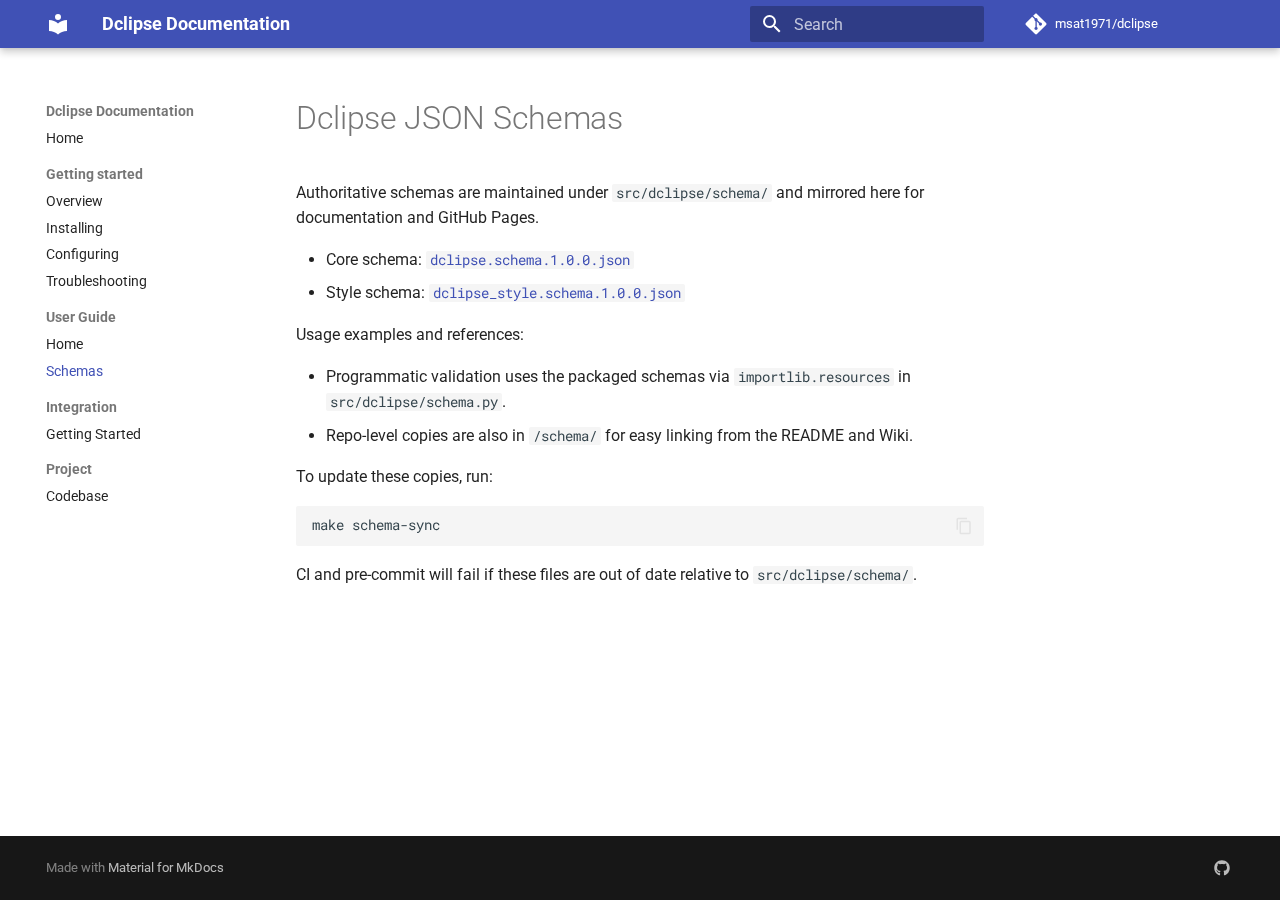
<file: schema/index.html>
<!doctype html>
<html lang="en" class="no-js">
  <head>
    
      <meta charset="utf-8">
      <meta name="viewport" content="width=device-width,initial-scale=1">
      
      
      
        <link rel="canonical" href="https://msat1971.github.io/dclipse/schema/">
      
      
        <link rel="prev" href="..">
      
      
        <link rel="next" href="../integration/">
      
      
      <link rel="icon" href="../assets/images/favicon.png">
      <meta name="generator" content="mkdocs-1.6.1, mkdocs-material-9.6.18">
    
    
      
        <title>Schemas - Dclipse Documentation</title>
      
    
    
      <link rel="stylesheet" href="../assets/stylesheets/main.7e37652d.min.css">
      
      


    
    
      
    
    
      
        
        
        <link rel="preconnect" href="https://fonts.gstatic.com" crossorigin>
        <link rel="stylesheet" href="https://fonts.googleapis.com/css?family=Roboto:300,300i,400,400i,700,700i%7CRoboto+Mono:400,400i,700,700i&display=fallback">
        <style>:root{--md-text-font:"Roboto";--md-code-font:"Roboto Mono"}</style>
      
    
    
    <script>__md_scope=new URL("..",location),__md_hash=e=>[...e].reduce(((e,_)=>(e<<5)-e+_.charCodeAt(0)),0),__md_get=(e,_=localStorage,t=__md_scope)=>JSON.parse(_.getItem(t.pathname+"."+e)),__md_set=(e,_,t=localStorage,a=__md_scope)=>{try{t.setItem(a.pathname+"."+e,JSON.stringify(_))}catch(e){}}</script>
    
      

    
    
    
  </head>
  
  
    <body dir="ltr">
  
    
    <input class="md-toggle" data-md-toggle="drawer" type="checkbox" id="__drawer" autocomplete="off">
    <input class="md-toggle" data-md-toggle="search" type="checkbox" id="__search" autocomplete="off">
    <label class="md-overlay" for="__drawer"></label>
    <div data-md-component="skip">
      
        
        <a href="#dclipse-json-schemas" class="md-skip">
          Skip to content
        </a>
      
    </div>
    <div data-md-component="announce">
      
    </div>
    
    
      

  

<header class="md-header md-header--shadow" data-md-component="header">
  <nav class="md-header__inner md-grid" aria-label="Header">
    <a href=".." title="Dclipse Documentation" class="md-header__button md-logo" aria-label="Dclipse Documentation" data-md-component="logo">
      
  
  <svg xmlns="http://www.w3.org/2000/svg" viewBox="0 0 24 24"><path d="M12 8a3 3 0 0 0 3-3 3 3 0 0 0-3-3 3 3 0 0 0-3 3 3 3 0 0 0 3 3m0 3.54C9.64 9.35 6.5 8 3 8v11c3.5 0 6.64 1.35 9 3.54 2.36-2.19 5.5-3.54 9-3.54V8c-3.5 0-6.64 1.35-9 3.54"/></svg>

    </a>
    <label class="md-header__button md-icon" for="__drawer">
      
      <svg xmlns="http://www.w3.org/2000/svg" viewBox="0 0 24 24"><path d="M3 6h18v2H3zm0 5h18v2H3zm0 5h18v2H3z"/></svg>
    </label>
    <div class="md-header__title" data-md-component="header-title">
      <div class="md-header__ellipsis">
        <div class="md-header__topic">
          <span class="md-ellipsis">
            Dclipse Documentation
          </span>
        </div>
        <div class="md-header__topic" data-md-component="header-topic">
          <span class="md-ellipsis">
            
              Schemas
            
          </span>
        </div>
      </div>
    </div>
    
    
      <script>var palette=__md_get("__palette");if(palette&&palette.color){if("(prefers-color-scheme)"===palette.color.media){var media=matchMedia("(prefers-color-scheme: light)"),input=document.querySelector(media.matches?"[data-md-color-media='(prefers-color-scheme: light)']":"[data-md-color-media='(prefers-color-scheme: dark)']");palette.color.media=input.getAttribute("data-md-color-media"),palette.color.scheme=input.getAttribute("data-md-color-scheme"),palette.color.primary=input.getAttribute("data-md-color-primary"),palette.color.accent=input.getAttribute("data-md-color-accent")}for(var[key,value]of Object.entries(palette.color))document.body.setAttribute("data-md-color-"+key,value)}</script>
    
    
    
      
      
        <label class="md-header__button md-icon" for="__search">
          
          <svg xmlns="http://www.w3.org/2000/svg" viewBox="0 0 24 24"><path d="M9.5 3A6.5 6.5 0 0 1 16 9.5c0 1.61-.59 3.09-1.56 4.23l.27.27h.79l5 5-1.5 1.5-5-5v-.79l-.27-.27A6.52 6.52 0 0 1 9.5 16 6.5 6.5 0 0 1 3 9.5 6.5 6.5 0 0 1 9.5 3m0 2C7 5 5 7 5 9.5S7 14 9.5 14 14 12 14 9.5 12 5 9.5 5"/></svg>
        </label>
        <div class="md-search" data-md-component="search" role="dialog">
  <label class="md-search__overlay" for="__search"></label>
  <div class="md-search__inner" role="search">
    <form class="md-search__form" name="search">
      <input type="text" class="md-search__input" name="query" aria-label="Search" placeholder="Search" autocapitalize="off" autocorrect="off" autocomplete="off" spellcheck="false" data-md-component="search-query" required>
      <label class="md-search__icon md-icon" for="__search">
        
        <svg xmlns="http://www.w3.org/2000/svg" viewBox="0 0 24 24"><path d="M9.5 3A6.5 6.5 0 0 1 16 9.5c0 1.61-.59 3.09-1.56 4.23l.27.27h.79l5 5-1.5 1.5-5-5v-.79l-.27-.27A6.52 6.52 0 0 1 9.5 16 6.5 6.5 0 0 1 3 9.5 6.5 6.5 0 0 1 9.5 3m0 2C7 5 5 7 5 9.5S7 14 9.5 14 14 12 14 9.5 12 5 9.5 5"/></svg>
        
        <svg xmlns="http://www.w3.org/2000/svg" viewBox="0 0 24 24"><path d="M20 11v2H8l5.5 5.5-1.42 1.42L4.16 12l7.92-7.92L13.5 5.5 8 11z"/></svg>
      </label>
      <nav class="md-search__options" aria-label="Search">
        
        <button type="reset" class="md-search__icon md-icon" title="Clear" aria-label="Clear" tabindex="-1">
          
          <svg xmlns="http://www.w3.org/2000/svg" viewBox="0 0 24 24"><path d="M19 6.41 17.59 5 12 10.59 6.41 5 5 6.41 10.59 12 5 17.59 6.41 19 12 13.41 17.59 19 19 17.59 13.41 12z"/></svg>
        </button>
      </nav>
      
    </form>
    <div class="md-search__output">
      <div class="md-search__scrollwrap" tabindex="0" data-md-scrollfix>
        <div class="md-search-result" data-md-component="search-result">
          <div class="md-search-result__meta">
            Initializing search
          </div>
          <ol class="md-search-result__list" role="presentation"></ol>
        </div>
      </div>
    </div>
  </div>
</div>
      
    
    
      <div class="md-header__source">
        <a href="https://github.com/msat1971/dclipse" title="Go to repository" class="md-source" data-md-component="source">
  <div class="md-source__icon md-icon">
    
    <svg xmlns="http://www.w3.org/2000/svg" viewBox="0 0 448 512"><!--! Font Awesome Free 7.0.0 by @fontawesome - https://fontawesome.com License - https://fontawesome.com/license/free (Icons: CC BY 4.0, Fonts: SIL OFL 1.1, Code: MIT License) Copyright 2025 Fonticons, Inc.--><path fill="currentColor" d="M439.6 236.1 244 40.5c-5.4-5.5-12.8-8.5-20.4-8.5s-15 3-20.4 8.4L162.5 81l51.5 51.5c27.1-9.1 52.7 16.8 43.4 43.7l49.7 49.7c34.2-11.8 61.2 31 35.5 56.7-26.5 26.5-70.2-2.9-56-37.3L240.3 199v121.9c25.3 12.5 22.3 41.8 9.1 55-6.4 6.4-15.2 10.1-24.3 10.1s-17.8-3.6-24.3-10.1c-17.6-17.6-11.1-46.9 11.2-56v-123c-20.8-8.5-24.6-30.7-18.6-45L142.6 101 8.5 235.1C3 240.6 0 247.9 0 255.5s3 15 8.5 20.4l195.6 195.7c5.4 5.4 12.7 8.4 20.4 8.4s15-3 20.4-8.4l194.7-194.7c5.4-5.4 8.4-12.8 8.4-20.4s-3-15-8.4-20.4"/></svg>
  </div>
  <div class="md-source__repository">
    msat1971/dclipse
  </div>
</a>
      </div>
    
  </nav>
  
</header>
    
    <div class="md-container" data-md-component="container">
      
      
        
          
        
      
      <main class="md-main" data-md-component="main">
        <div class="md-main__inner md-grid">
          
            
              
              <div class="md-sidebar md-sidebar--primary" data-md-component="sidebar" data-md-type="navigation" >
                <div class="md-sidebar__scrollwrap">
                  <div class="md-sidebar__inner">
                    



<nav class="md-nav md-nav--primary" aria-label="Navigation" data-md-level="0">
  <label class="md-nav__title" for="__drawer">
    <a href=".." title="Dclipse Documentation" class="md-nav__button md-logo" aria-label="Dclipse Documentation" data-md-component="logo">
      
  
  <svg xmlns="http://www.w3.org/2000/svg" viewBox="0 0 24 24"><path d="M12 8a3 3 0 0 0 3-3 3 3 0 0 0-3-3 3 3 0 0 0-3 3 3 3 0 0 0 3 3m0 3.54C9.64 9.35 6.5 8 3 8v11c3.5 0 6.64 1.35 9 3.54 2.36-2.19 5.5-3.54 9-3.54V8c-3.5 0-6.64 1.35-9 3.54"/></svg>

    </a>
    Dclipse Documentation
  </label>
  
    <div class="md-nav__source">
      <a href="https://github.com/msat1971/dclipse" title="Go to repository" class="md-source" data-md-component="source">
  <div class="md-source__icon md-icon">
    
    <svg xmlns="http://www.w3.org/2000/svg" viewBox="0 0 448 512"><!--! Font Awesome Free 7.0.0 by @fontawesome - https://fontawesome.com License - https://fontawesome.com/license/free (Icons: CC BY 4.0, Fonts: SIL OFL 1.1, Code: MIT License) Copyright 2025 Fonticons, Inc.--><path fill="currentColor" d="M439.6 236.1 244 40.5c-5.4-5.5-12.8-8.5-20.4-8.5s-15 3-20.4 8.4L162.5 81l51.5 51.5c27.1-9.1 52.7 16.8 43.4 43.7l49.7 49.7c34.2-11.8 61.2 31 35.5 56.7-26.5 26.5-70.2-2.9-56-37.3L240.3 199v121.9c25.3 12.5 22.3 41.8 9.1 55-6.4 6.4-15.2 10.1-24.3 10.1s-17.8-3.6-24.3-10.1c-17.6-17.6-11.1-46.9 11.2-56v-123c-20.8-8.5-24.6-30.7-18.6-45L142.6 101 8.5 235.1C3 240.6 0 247.9 0 255.5s3 15 8.5 20.4l195.6 195.7c5.4 5.4 12.7 8.4 20.4 8.4s15-3 20.4-8.4l194.7-194.7c5.4-5.4 8.4-12.8 8.4-20.4s-3-15-8.4-20.4"/></svg>
  </div>
  <div class="md-source__repository">
    msat1971/dclipse
  </div>
</a>
    </div>
  
  <ul class="md-nav__list" data-md-scrollfix>
    
      
      
  
  
  
  
    <li class="md-nav__item">
      <a href=".." class="md-nav__link">
        
  
  
  <span class="md-ellipsis">
    Home
    
  </span>
  

      </a>
    </li>
  

    
      
      
  
  
  
  
    
    
    
    
      
        
        
      
    
    
    <li class="md-nav__item md-nav__item--section md-nav__item--nested">
      
        
        
        <input class="md-nav__toggle md-toggle " type="checkbox" id="__nav_2" >
        
          
          <label class="md-nav__link" for="__nav_2" id="__nav_2_label" tabindex="">
            
  
  
  <span class="md-ellipsis">
    Getting started
    
  </span>
  

            <span class="md-nav__icon md-icon"></span>
          </label>
        
        <nav class="md-nav" data-md-level="1" aria-labelledby="__nav_2_label" aria-expanded="false">
          <label class="md-nav__title" for="__nav_2">
            <span class="md-nav__icon md-icon"></span>
            Getting started
          </label>
          <ul class="md-nav__list" data-md-scrollfix>
            
              
                
  
  
  
  
    <li class="md-nav__item">
      <a href="../getting-started/" class="md-nav__link">
        
  
  
  <span class="md-ellipsis">
    Overview
    
  </span>
  

      </a>
    </li>
  

              
            
              
                
  
  
  
  
    <li class="md-nav__item">
      <a href="../getting-started/installing/" class="md-nav__link">
        
  
  
  <span class="md-ellipsis">
    Installing
    
  </span>
  

      </a>
    </li>
  

              
            
              
                
  
  
  
  
    <li class="md-nav__item">
      <a href="../getting-started/configuring/" class="md-nav__link">
        
  
  
  <span class="md-ellipsis">
    Configuring
    
  </span>
  

      </a>
    </li>
  

              
            
              
                
  
  
  
  
    <li class="md-nav__item">
      <a href="../getting-started/troubleshooting/" class="md-nav__link">
        
  
  
  <span class="md-ellipsis">
    Troubleshooting
    
  </span>
  

      </a>
    </li>
  

              
            
          </ul>
        </nav>
      
    </li>
  

    
      
      
  
  
    
  
  
  
    
    
    
    
      
        
        
      
    
    
    <li class="md-nav__item md-nav__item--active md-nav__item--section md-nav__item--nested">
      
        
        
        <input class="md-nav__toggle md-toggle " type="checkbox" id="__nav_3" checked>
        
          
          <label class="md-nav__link" for="__nav_3" id="__nav_3_label" tabindex="">
            
  
  
  <span class="md-ellipsis">
    User Guide
    
  </span>
  

            <span class="md-nav__icon md-icon"></span>
          </label>
        
        <nav class="md-nav" data-md-level="1" aria-labelledby="__nav_3_label" aria-expanded="true">
          <label class="md-nav__title" for="__nav_3">
            <span class="md-nav__icon md-icon"></span>
            User Guide
          </label>
          <ul class="md-nav__list" data-md-scrollfix>
            
              
                
  
  
  
  
    <li class="md-nav__item">
      <a href=".." class="md-nav__link">
        
  
  
  <span class="md-ellipsis">
    Home
    
  </span>
  

      </a>
    </li>
  

              
            
              
                
  
  
    
  
  
  
    <li class="md-nav__item md-nav__item--active">
      
      <input class="md-nav__toggle md-toggle" type="checkbox" id="__toc">
      
      
        
      
      
      <a href="./" class="md-nav__link md-nav__link--active">
        
  
  
  <span class="md-ellipsis">
    Schemas
    
  </span>
  

      </a>
      
    </li>
  

              
            
          </ul>
        </nav>
      
    </li>
  

    
      
      
  
  
  
  
    
    
    
    
      
        
        
      
    
    
    <li class="md-nav__item md-nav__item--section md-nav__item--nested">
      
        
        
        <input class="md-nav__toggle md-toggle " type="checkbox" id="__nav_4" >
        
          
          <label class="md-nav__link" for="__nav_4" id="__nav_4_label" tabindex="">
            
  
  
  <span class="md-ellipsis">
    Integration
    
  </span>
  

            <span class="md-nav__icon md-icon"></span>
          </label>
        
        <nav class="md-nav" data-md-level="1" aria-labelledby="__nav_4_label" aria-expanded="false">
          <label class="md-nav__title" for="__nav_4">
            <span class="md-nav__icon md-icon"></span>
            Integration
          </label>
          <ul class="md-nav__list" data-md-scrollfix>
            
              
                
  
  
  
  
    <li class="md-nav__item">
      <a href="../integration/" class="md-nav__link">
        
  
  
  <span class="md-ellipsis">
    Getting Started
    
  </span>
  

      </a>
    </li>
  

              
            
          </ul>
        </nav>
      
    </li>
  

    
      
      
  
  
  
  
    
    
    
    
      
        
        
      
    
    
    <li class="md-nav__item md-nav__item--section md-nav__item--nested">
      
        
        
        <input class="md-nav__toggle md-toggle " type="checkbox" id="__nav_5" >
        
          
          <label class="md-nav__link" for="__nav_5" id="__nav_5_label" tabindex="">
            
  
  
  <span class="md-ellipsis">
    Project
    
  </span>
  

            <span class="md-nav__icon md-icon"></span>
          </label>
        
        <nav class="md-nav" data-md-level="1" aria-labelledby="__nav_5_label" aria-expanded="false">
          <label class="md-nav__title" for="__nav_5">
            <span class="md-nav__icon md-icon"></span>
            Project
          </label>
          <ul class="md-nav__list" data-md-scrollfix>
            
              
                
  
  
  
  
    <li class="md-nav__item">
      <a href="../project/" class="md-nav__link">
        
  
  
  <span class="md-ellipsis">
    Codebase
    
  </span>
  

      </a>
    </li>
  

              
            
          </ul>
        </nav>
      
    </li>
  

    
  </ul>
</nav>
                  </div>
                </div>
              </div>
            
            
              
              <div class="md-sidebar md-sidebar--secondary" data-md-component="sidebar" data-md-type="toc" >
                <div class="md-sidebar__scrollwrap">
                  <div class="md-sidebar__inner">
                    

<nav class="md-nav md-nav--secondary" aria-label="Table of contents">
  
  
  
    
  
  
</nav>
                  </div>
                </div>
              </div>
            
          
          
            <div class="md-content" data-md-component="content">
              <article class="md-content__inner md-typeset">
                
                  


  
  


<h1 id="dclipse-json-schemas">Dclipse JSON Schemas<a class="headerlink" href="#dclipse-json-schemas" title="Permanent link">&para;</a></h1>
<p>Authoritative schemas are maintained under <code>src/dclipse/schema/</code> and mirrored here for documentation and GitHub Pages.</p>
<ul>
<li>Core schema: <a href="dclipse.schema.1.0.0.json"><code>dclipse.schema.1.0.0.json</code></a></li>
<li>Style schema: <a href="dclipse_style.schema.1.0.0.json"><code>dclipse_style.schema.1.0.0.json</code></a></li>
</ul>
<p>Usage examples and references:</p>
<ul>
<li>Programmatic validation uses the packaged schemas via <code>importlib.resources</code> in <code>src/dclipse/schema.py</code>.</li>
<li>Repo-level copies are also in <code>/schema/</code> for easy linking from the README and Wiki.</li>
</ul>
<p>To update these copies, run:</p>
<div class="codehilite"><pre><span></span><code>make<span class="w"> </span>schema-sync
</code></pre></div>

<p>CI and pre-commit will fail if these files are out of date relative to <code>src/dclipse/schema/</code>.</p>












                
              </article>
            </div>
          
          
<script>var target=document.getElementById(location.hash.slice(1));target&&target.name&&(target.checked=target.name.startsWith("__tabbed_"))</script>
        </div>
        
          <button type="button" class="md-top md-icon" data-md-component="top" hidden>
  
  <svg xmlns="http://www.w3.org/2000/svg" viewBox="0 0 24 24"><path d="M13 20h-2V8l-5.5 5.5-1.42-1.42L12 4.16l7.92 7.92-1.42 1.42L13 8z"/></svg>
  Back to top
</button>
        
      </main>
      
        <footer class="md-footer">
  
  <div class="md-footer-meta md-typeset">
    <div class="md-footer-meta__inner md-grid">
      <div class="md-copyright">
  
  
    Made with
    <a href="https://squidfunk.github.io/mkdocs-material/" target="_blank" rel="noopener">
      Material for MkDocs
    </a>
  
</div>
      
        
<div class="md-social">
  
    
    
    
    
      
      
    
    <a href="https://github.com/msat1971/dclipse" target="_blank" rel="noopener" title="github.com" class="md-social__link">
      <svg xmlns="http://www.w3.org/2000/svg" viewBox="0 0 512 512"><!--! Font Awesome Free 7.0.0 by @fontawesome - https://fontawesome.com License - https://fontawesome.com/license/free (Icons: CC BY 4.0, Fonts: SIL OFL 1.1, Code: MIT License) Copyright 2025 Fonticons, Inc.--><path fill="currentColor" d="M173.9 397.4c0 2-2.3 3.6-5.2 3.6-3.3.3-5.6-1.3-5.6-3.6 0-2 2.3-3.6 5.2-3.6 3-.3 5.6 1.3 5.6 3.6m-31.1-4.5c-.7 2 1.3 4.3 4.3 4.9 2.6 1 5.6 0 6.2-2s-1.3-4.3-4.3-5.2c-2.6-.7-5.5.3-6.2 2.3m44.2-1.7c-2.9.7-4.9 2.6-4.6 4.9.3 2 2.9 3.3 5.9 2.6 2.9-.7 4.9-2.6 4.6-4.6-.3-1.9-3-3.2-5.9-2.9M252.8 8C114.1 8 8 113.3 8 252c0 110.9 69.8 205.8 169.5 239.2 12.8 2.3 17.3-5.6 17.3-12.1 0-6.2-.3-40.4-.3-61.4 0 0-70 15-84.7-29.8 0 0-11.4-29.1-27.8-36.6 0 0-22.9-15.7 1.6-15.4 0 0 24.9 2 38.6 25.8 21.9 38.6 58.6 27.5 72.9 20.9 2.3-16 8.8-27.1 16-33.7-55.9-6.2-112.3-14.3-112.3-110.5 0-27.5 7.6-41.3 23.6-58.9-2.6-6.5-11.1-33.3 2.6-67.9 20.9-6.5 69 27 69 27 20-5.6 41.5-8.5 62.8-8.5s42.8 2.9 62.8 8.5c0 0 48.1-33.6 69-27 13.7 34.7 5.2 61.4 2.6 67.9 16 17.7 25.8 31.5 25.8 58.9 0 96.5-58.9 104.2-114.8 110.5 9.2 7.9 17 22.9 17 46.4 0 33.7-.3 75.4-.3 83.6 0 6.5 4.6 14.4 17.3 12.1C436.2 457.8 504 362.9 504 252 504 113.3 391.5 8 252.8 8M105.2 352.9c-1.3 1-1 3.3.7 5.2 1.6 1.6 3.9 2.3 5.2 1 1.3-1 1-3.3-.7-5.2-1.6-1.6-3.9-2.3-5.2-1m-10.8-8.1c-.7 1.3.3 2.9 2.3 3.9 1.6 1 3.6.7 4.3-.7.7-1.3-.3-2.9-2.3-3.9-2-.6-3.6-.3-4.3.7m32.4 35.6c-1.6 1.3-1 4.3 1.3 6.2 2.3 2.3 5.2 2.6 6.5 1 1.3-1.3.7-4.3-1.3-6.2-2.2-2.3-5.2-2.6-6.5-1m-11.4-14.7c-1.6 1-1.6 3.6 0 5.9s4.3 3.3 5.6 2.3c1.6-1.3 1.6-3.9 0-6.2-1.4-2.3-4-3.3-5.6-2"/></svg>
    </a>
  
</div>
      
    </div>
  </div>
</footer>
      
    </div>
    <div class="md-dialog" data-md-component="dialog">
      <div class="md-dialog__inner md-typeset"></div>
    </div>
    
    
    
      
      <script id="__config" type="application/json">{"base": "..", "features": ["navigation.sections", "content.code.copy", "toc.follow", "navigation.top"], "search": "../assets/javascripts/workers/search.973d3a69.min.js", "tags": null, "translations": {"clipboard.copied": "Copied to clipboard", "clipboard.copy": "Copy to clipboard", "search.result.more.one": "1 more on this page", "search.result.more.other": "# more on this page", "search.result.none": "No matching documents", "search.result.one": "1 matching document", "search.result.other": "# matching documents", "search.result.placeholder": "Type to start searching", "search.result.term.missing": "Missing", "select.version": "Select version"}, "version": null}</script>
    
    
      <script src="../assets/javascripts/bundle.92b07e13.min.js"></script>
      
    
  </body>
</html>
</file>
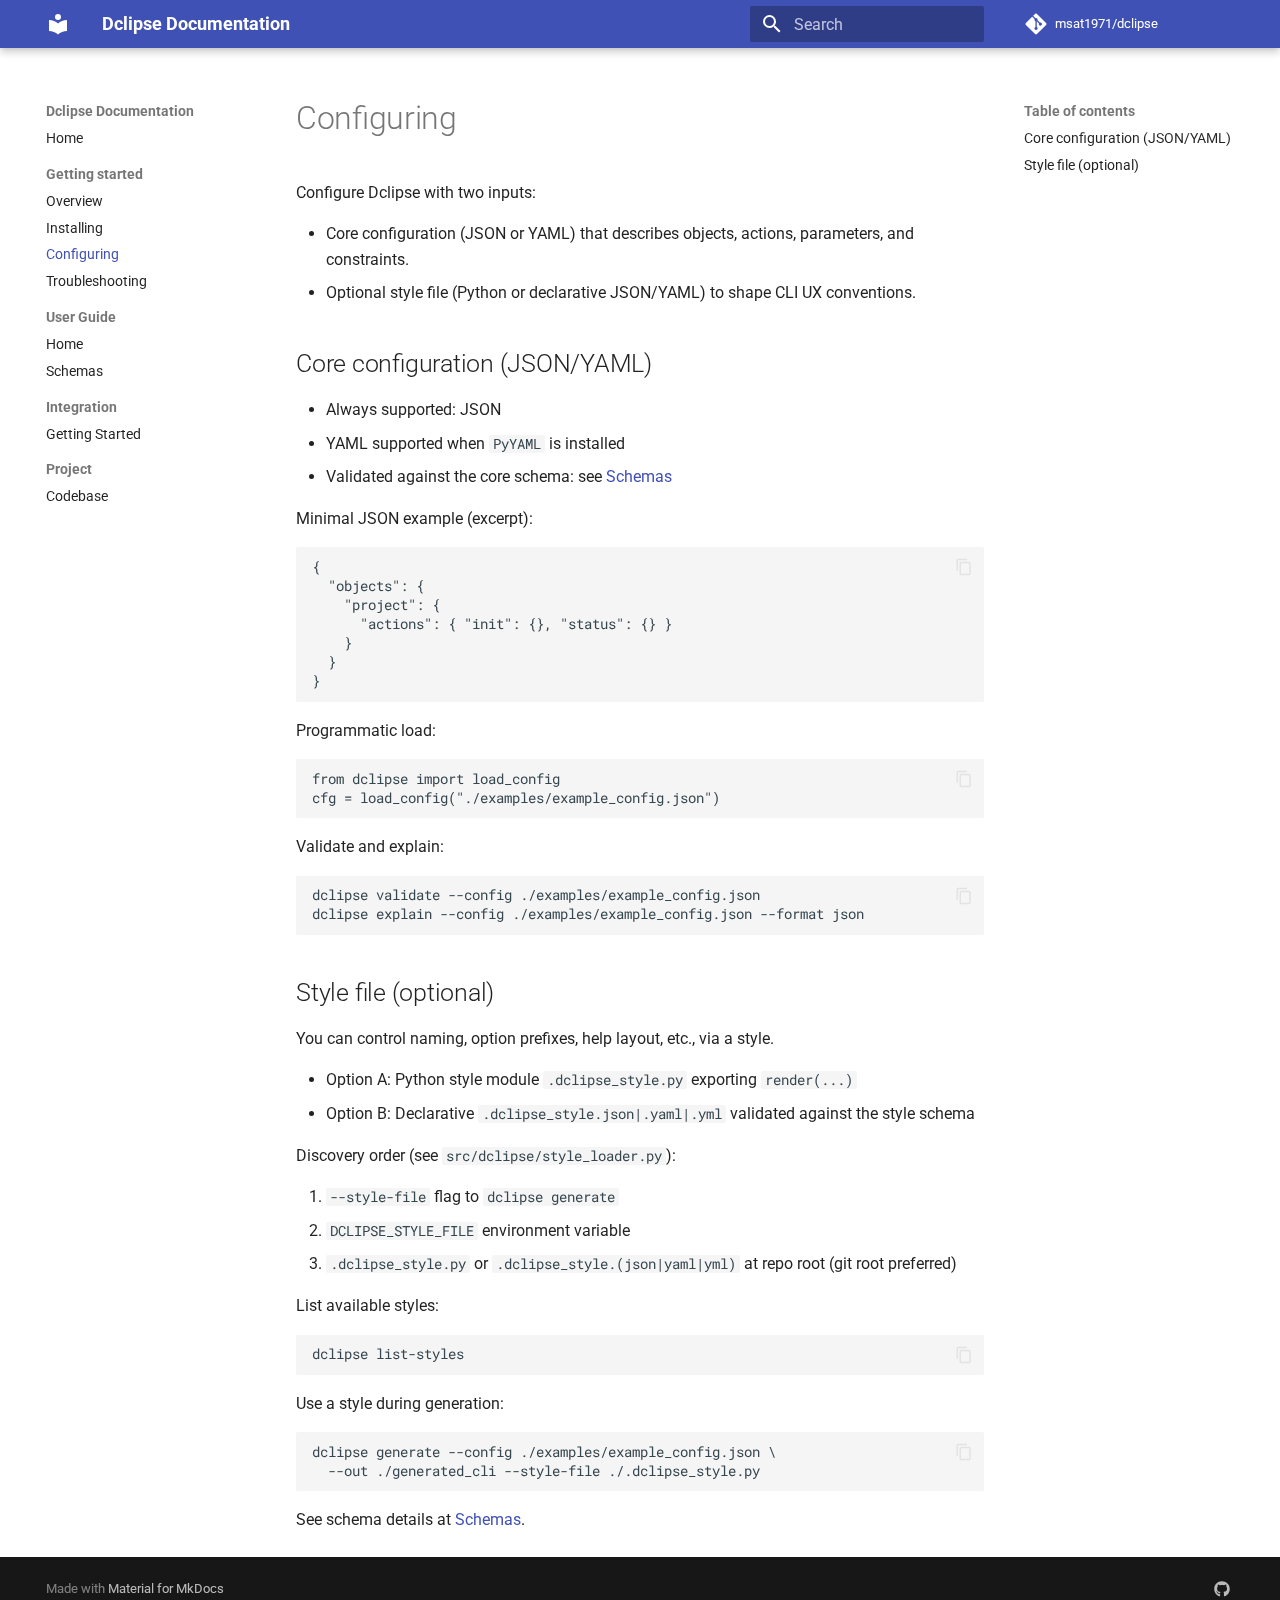
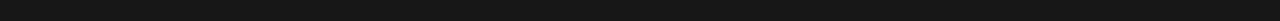
<file: getting-started/configuring/index.html>
<!doctype html>
<html lang="en" class="no-js">
  <head>
    
      <meta charset="utf-8">
      <meta name="viewport" content="width=device-width,initial-scale=1">
      
      
      
        <link rel="canonical" href="https://msat1971.github.io/dclipse/getting-started/configuring/">
      
      
        <link rel="prev" href="../installing/">
      
      
        <link rel="next" href="../troubleshooting/">
      
      
      <link rel="icon" href="../../assets/images/favicon.png">
      <meta name="generator" content="mkdocs-1.6.1, mkdocs-material-9.6.18">
    
    
      
        <title>Configuring - Dclipse Documentation</title>
      
    
    
      <link rel="stylesheet" href="../../assets/stylesheets/main.7e37652d.min.css">
      
      


    
    
      
    
    
      
        
        
        <link rel="preconnect" href="https://fonts.gstatic.com" crossorigin>
        <link rel="stylesheet" href="https://fonts.googleapis.com/css?family=Roboto:300,300i,400,400i,700,700i%7CRoboto+Mono:400,400i,700,700i&display=fallback">
        <style>:root{--md-text-font:"Roboto";--md-code-font:"Roboto Mono"}</style>
      
    
    
    <script>__md_scope=new URL("../..",location),__md_hash=e=>[...e].reduce(((e,_)=>(e<<5)-e+_.charCodeAt(0)),0),__md_get=(e,_=localStorage,t=__md_scope)=>JSON.parse(_.getItem(t.pathname+"."+e)),__md_set=(e,_,t=localStorage,a=__md_scope)=>{try{t.setItem(a.pathname+"."+e,JSON.stringify(_))}catch(e){}}</script>
    
      

    
    
    
  </head>
  
  
    <body dir="ltr">
  
    
    <input class="md-toggle" data-md-toggle="drawer" type="checkbox" id="__drawer" autocomplete="off">
    <input class="md-toggle" data-md-toggle="search" type="checkbox" id="__search" autocomplete="off">
    <label class="md-overlay" for="__drawer"></label>
    <div data-md-component="skip">
      
        
        <a href="#configuring" class="md-skip">
          Skip to content
        </a>
      
    </div>
    <div data-md-component="announce">
      
    </div>
    
    
      

  

<header class="md-header md-header--shadow" data-md-component="header">
  <nav class="md-header__inner md-grid" aria-label="Header">
    <a href="../.." title="Dclipse Documentation" class="md-header__button md-logo" aria-label="Dclipse Documentation" data-md-component="logo">
      
  
  <svg xmlns="http://www.w3.org/2000/svg" viewBox="0 0 24 24"><path d="M12 8a3 3 0 0 0 3-3 3 3 0 0 0-3-3 3 3 0 0 0-3 3 3 3 0 0 0 3 3m0 3.54C9.64 9.35 6.5 8 3 8v11c3.5 0 6.64 1.35 9 3.54 2.36-2.19 5.5-3.54 9-3.54V8c-3.5 0-6.64 1.35-9 3.54"/></svg>

    </a>
    <label class="md-header__button md-icon" for="__drawer">
      
      <svg xmlns="http://www.w3.org/2000/svg" viewBox="0 0 24 24"><path d="M3 6h18v2H3zm0 5h18v2H3zm0 5h18v2H3z"/></svg>
    </label>
    <div class="md-header__title" data-md-component="header-title">
      <div class="md-header__ellipsis">
        <div class="md-header__topic">
          <span class="md-ellipsis">
            Dclipse Documentation
          </span>
        </div>
        <div class="md-header__topic" data-md-component="header-topic">
          <span class="md-ellipsis">
            
              Configuring
            
          </span>
        </div>
      </div>
    </div>
    
    
      <script>var palette=__md_get("__palette");if(palette&&palette.color){if("(prefers-color-scheme)"===palette.color.media){var media=matchMedia("(prefers-color-scheme: light)"),input=document.querySelector(media.matches?"[data-md-color-media='(prefers-color-scheme: light)']":"[data-md-color-media='(prefers-color-scheme: dark)']");palette.color.media=input.getAttribute("data-md-color-media"),palette.color.scheme=input.getAttribute("data-md-color-scheme"),palette.color.primary=input.getAttribute("data-md-color-primary"),palette.color.accent=input.getAttribute("data-md-color-accent")}for(var[key,value]of Object.entries(palette.color))document.body.setAttribute("data-md-color-"+key,value)}</script>
    
    
    
      
      
        <label class="md-header__button md-icon" for="__search">
          
          <svg xmlns="http://www.w3.org/2000/svg" viewBox="0 0 24 24"><path d="M9.5 3A6.5 6.5 0 0 1 16 9.5c0 1.61-.59 3.09-1.56 4.23l.27.27h.79l5 5-1.5 1.5-5-5v-.79l-.27-.27A6.52 6.52 0 0 1 9.5 16 6.5 6.5 0 0 1 3 9.5 6.5 6.5 0 0 1 9.5 3m0 2C7 5 5 7 5 9.5S7 14 9.5 14 14 12 14 9.5 12 5 9.5 5"/></svg>
        </label>
        <div class="md-search" data-md-component="search" role="dialog">
  <label class="md-search__overlay" for="__search"></label>
  <div class="md-search__inner" role="search">
    <form class="md-search__form" name="search">
      <input type="text" class="md-search__input" name="query" aria-label="Search" placeholder="Search" autocapitalize="off" autocorrect="off" autocomplete="off" spellcheck="false" data-md-component="search-query" required>
      <label class="md-search__icon md-icon" for="__search">
        
        <svg xmlns="http://www.w3.org/2000/svg" viewBox="0 0 24 24"><path d="M9.5 3A6.5 6.5 0 0 1 16 9.5c0 1.61-.59 3.09-1.56 4.23l.27.27h.79l5 5-1.5 1.5-5-5v-.79l-.27-.27A6.52 6.52 0 0 1 9.5 16 6.5 6.5 0 0 1 3 9.5 6.5 6.5 0 0 1 9.5 3m0 2C7 5 5 7 5 9.5S7 14 9.5 14 14 12 14 9.5 12 5 9.5 5"/></svg>
        
        <svg xmlns="http://www.w3.org/2000/svg" viewBox="0 0 24 24"><path d="M20 11v2H8l5.5 5.5-1.42 1.42L4.16 12l7.92-7.92L13.5 5.5 8 11z"/></svg>
      </label>
      <nav class="md-search__options" aria-label="Search">
        
        <button type="reset" class="md-search__icon md-icon" title="Clear" aria-label="Clear" tabindex="-1">
          
          <svg xmlns="http://www.w3.org/2000/svg" viewBox="0 0 24 24"><path d="M19 6.41 17.59 5 12 10.59 6.41 5 5 6.41 10.59 12 5 17.59 6.41 19 12 13.41 17.59 19 19 17.59 13.41 12z"/></svg>
        </button>
      </nav>
      
    </form>
    <div class="md-search__output">
      <div class="md-search__scrollwrap" tabindex="0" data-md-scrollfix>
        <div class="md-search-result" data-md-component="search-result">
          <div class="md-search-result__meta">
            Initializing search
          </div>
          <ol class="md-search-result__list" role="presentation"></ol>
        </div>
      </div>
    </div>
  </div>
</div>
      
    
    
      <div class="md-header__source">
        <a href="https://github.com/msat1971/dclipse" title="Go to repository" class="md-source" data-md-component="source">
  <div class="md-source__icon md-icon">
    
    <svg xmlns="http://www.w3.org/2000/svg" viewBox="0 0 448 512"><!--! Font Awesome Free 7.0.0 by @fontawesome - https://fontawesome.com License - https://fontawesome.com/license/free (Icons: CC BY 4.0, Fonts: SIL OFL 1.1, Code: MIT License) Copyright 2025 Fonticons, Inc.--><path fill="currentColor" d="M439.6 236.1 244 40.5c-5.4-5.5-12.8-8.5-20.4-8.5s-15 3-20.4 8.4L162.5 81l51.5 51.5c27.1-9.1 52.7 16.8 43.4 43.7l49.7 49.7c34.2-11.8 61.2 31 35.5 56.7-26.5 26.5-70.2-2.9-56-37.3L240.3 199v121.9c25.3 12.5 22.3 41.8 9.1 55-6.4 6.4-15.2 10.1-24.3 10.1s-17.8-3.6-24.3-10.1c-17.6-17.6-11.1-46.9 11.2-56v-123c-20.8-8.5-24.6-30.7-18.6-45L142.6 101 8.5 235.1C3 240.6 0 247.9 0 255.5s3 15 8.5 20.4l195.6 195.7c5.4 5.4 12.7 8.4 20.4 8.4s15-3 20.4-8.4l194.7-194.7c5.4-5.4 8.4-12.8 8.4-20.4s-3-15-8.4-20.4"/></svg>
  </div>
  <div class="md-source__repository">
    msat1971/dclipse
  </div>
</a>
      </div>
    
  </nav>
  
</header>
    
    <div class="md-container" data-md-component="container">
      
      
        
          
        
      
      <main class="md-main" data-md-component="main">
        <div class="md-main__inner md-grid">
          
            
              
              <div class="md-sidebar md-sidebar--primary" data-md-component="sidebar" data-md-type="navigation" >
                <div class="md-sidebar__scrollwrap">
                  <div class="md-sidebar__inner">
                    



<nav class="md-nav md-nav--primary" aria-label="Navigation" data-md-level="0">
  <label class="md-nav__title" for="__drawer">
    <a href="../.." title="Dclipse Documentation" class="md-nav__button md-logo" aria-label="Dclipse Documentation" data-md-component="logo">
      
  
  <svg xmlns="http://www.w3.org/2000/svg" viewBox="0 0 24 24"><path d="M12 8a3 3 0 0 0 3-3 3 3 0 0 0-3-3 3 3 0 0 0-3 3 3 3 0 0 0 3 3m0 3.54C9.64 9.35 6.5 8 3 8v11c3.5 0 6.64 1.35 9 3.54 2.36-2.19 5.5-3.54 9-3.54V8c-3.5 0-6.64 1.35-9 3.54"/></svg>

    </a>
    Dclipse Documentation
  </label>
  
    <div class="md-nav__source">
      <a href="https://github.com/msat1971/dclipse" title="Go to repository" class="md-source" data-md-component="source">
  <div class="md-source__icon md-icon">
    
    <svg xmlns="http://www.w3.org/2000/svg" viewBox="0 0 448 512"><!--! Font Awesome Free 7.0.0 by @fontawesome - https://fontawesome.com License - https://fontawesome.com/license/free (Icons: CC BY 4.0, Fonts: SIL OFL 1.1, Code: MIT License) Copyright 2025 Fonticons, Inc.--><path fill="currentColor" d="M439.6 236.1 244 40.5c-5.4-5.5-12.8-8.5-20.4-8.5s-15 3-20.4 8.4L162.5 81l51.5 51.5c27.1-9.1 52.7 16.8 43.4 43.7l49.7 49.7c34.2-11.8 61.2 31 35.5 56.7-26.5 26.5-70.2-2.9-56-37.3L240.3 199v121.9c25.3 12.5 22.3 41.8 9.1 55-6.4 6.4-15.2 10.1-24.3 10.1s-17.8-3.6-24.3-10.1c-17.6-17.6-11.1-46.9 11.2-56v-123c-20.8-8.5-24.6-30.7-18.6-45L142.6 101 8.5 235.1C3 240.6 0 247.9 0 255.5s3 15 8.5 20.4l195.6 195.7c5.4 5.4 12.7 8.4 20.4 8.4s15-3 20.4-8.4l194.7-194.7c5.4-5.4 8.4-12.8 8.4-20.4s-3-15-8.4-20.4"/></svg>
  </div>
  <div class="md-source__repository">
    msat1971/dclipse
  </div>
</a>
    </div>
  
  <ul class="md-nav__list" data-md-scrollfix>
    
      
      
  
  
  
  
    <li class="md-nav__item">
      <a href="../.." class="md-nav__link">
        
  
  
  <span class="md-ellipsis">
    Home
    
  </span>
  

      </a>
    </li>
  

    
      
      
  
  
    
  
  
  
    
    
    
    
      
        
        
      
    
    
    <li class="md-nav__item md-nav__item--active md-nav__item--section md-nav__item--nested">
      
        
        
        <input class="md-nav__toggle md-toggle " type="checkbox" id="__nav_2" checked>
        
          
          <label class="md-nav__link" for="__nav_2" id="__nav_2_label" tabindex="">
            
  
  
  <span class="md-ellipsis">
    Getting started
    
  </span>
  

            <span class="md-nav__icon md-icon"></span>
          </label>
        
        <nav class="md-nav" data-md-level="1" aria-labelledby="__nav_2_label" aria-expanded="true">
          <label class="md-nav__title" for="__nav_2">
            <span class="md-nav__icon md-icon"></span>
            Getting started
          </label>
          <ul class="md-nav__list" data-md-scrollfix>
            
              
                
  
  
  
  
    <li class="md-nav__item">
      <a href="../" class="md-nav__link">
        
  
  
  <span class="md-ellipsis">
    Overview
    
  </span>
  

      </a>
    </li>
  

              
            
              
                
  
  
  
  
    <li class="md-nav__item">
      <a href="../installing/" class="md-nav__link">
        
  
  
  <span class="md-ellipsis">
    Installing
    
  </span>
  

      </a>
    </li>
  

              
            
              
                
  
  
    
  
  
  
    <li class="md-nav__item md-nav__item--active">
      
      <input class="md-nav__toggle md-toggle" type="checkbox" id="__toc">
      
      
        
      
      
        <label class="md-nav__link md-nav__link--active" for="__toc">
          
  
  
  <span class="md-ellipsis">
    Configuring
    
  </span>
  

          <span class="md-nav__icon md-icon"></span>
        </label>
      
      <a href="./" class="md-nav__link md-nav__link--active">
        
  
  
  <span class="md-ellipsis">
    Configuring
    
  </span>
  

      </a>
      
        

<nav class="md-nav md-nav--secondary" aria-label="Table of contents">
  
  
  
    
  
  
    <label class="md-nav__title" for="__toc">
      <span class="md-nav__icon md-icon"></span>
      Table of contents
    </label>
    <ul class="md-nav__list" data-md-component="toc" data-md-scrollfix>
      
        <li class="md-nav__item">
  <a href="#core-configuration-jsonyaml" class="md-nav__link">
    <span class="md-ellipsis">
      Core configuration (JSON/YAML)
    </span>
  </a>
  
</li>
      
        <li class="md-nav__item">
  <a href="#style-file-optional" class="md-nav__link">
    <span class="md-ellipsis">
      Style file (optional)
    </span>
  </a>
  
</li>
      
    </ul>
  
</nav>
      
    </li>
  

              
            
              
                
  
  
  
  
    <li class="md-nav__item">
      <a href="../troubleshooting/" class="md-nav__link">
        
  
  
  <span class="md-ellipsis">
    Troubleshooting
    
  </span>
  

      </a>
    </li>
  

              
            
          </ul>
        </nav>
      
    </li>
  

    
      
      
  
  
  
  
    
    
    
    
      
        
        
      
    
    
    <li class="md-nav__item md-nav__item--section md-nav__item--nested">
      
        
        
        <input class="md-nav__toggle md-toggle " type="checkbox" id="__nav_3" >
        
          
          <label class="md-nav__link" for="__nav_3" id="__nav_3_label" tabindex="">
            
  
  
  <span class="md-ellipsis">
    User Guide
    
  </span>
  

            <span class="md-nav__icon md-icon"></span>
          </label>
        
        <nav class="md-nav" data-md-level="1" aria-labelledby="__nav_3_label" aria-expanded="false">
          <label class="md-nav__title" for="__nav_3">
            <span class="md-nav__icon md-icon"></span>
            User Guide
          </label>
          <ul class="md-nav__list" data-md-scrollfix>
            
              
                
  
  
  
  
    <li class="md-nav__item">
      <a href="../.." class="md-nav__link">
        
  
  
  <span class="md-ellipsis">
    Home
    
  </span>
  

      </a>
    </li>
  

              
            
              
                
  
  
  
  
    <li class="md-nav__item">
      <a href="../../schema/" class="md-nav__link">
        
  
  
  <span class="md-ellipsis">
    Schemas
    
  </span>
  

      </a>
    </li>
  

              
            
          </ul>
        </nav>
      
    </li>
  

    
      
      
  
  
  
  
    
    
    
    
      
        
        
      
    
    
    <li class="md-nav__item md-nav__item--section md-nav__item--nested">
      
        
        
        <input class="md-nav__toggle md-toggle " type="checkbox" id="__nav_4" >
        
          
          <label class="md-nav__link" for="__nav_4" id="__nav_4_label" tabindex="">
            
  
  
  <span class="md-ellipsis">
    Integration
    
  </span>
  

            <span class="md-nav__icon md-icon"></span>
          </label>
        
        <nav class="md-nav" data-md-level="1" aria-labelledby="__nav_4_label" aria-expanded="false">
          <label class="md-nav__title" for="__nav_4">
            <span class="md-nav__icon md-icon"></span>
            Integration
          </label>
          <ul class="md-nav__list" data-md-scrollfix>
            
              
                
  
  
  
  
    <li class="md-nav__item">
      <a href="../../integration/" class="md-nav__link">
        
  
  
  <span class="md-ellipsis">
    Getting Started
    
  </span>
  

      </a>
    </li>
  

              
            
          </ul>
        </nav>
      
    </li>
  

    
      
      
  
  
  
  
    
    
    
    
      
        
        
      
    
    
    <li class="md-nav__item md-nav__item--section md-nav__item--nested">
      
        
        
        <input class="md-nav__toggle md-toggle " type="checkbox" id="__nav_5" >
        
          
          <label class="md-nav__link" for="__nav_5" id="__nav_5_label" tabindex="">
            
  
  
  <span class="md-ellipsis">
    Project
    
  </span>
  

            <span class="md-nav__icon md-icon"></span>
          </label>
        
        <nav class="md-nav" data-md-level="1" aria-labelledby="__nav_5_label" aria-expanded="false">
          <label class="md-nav__title" for="__nav_5">
            <span class="md-nav__icon md-icon"></span>
            Project
          </label>
          <ul class="md-nav__list" data-md-scrollfix>
            
              
                
  
  
  
  
    <li class="md-nav__item">
      <a href="../../project/" class="md-nav__link">
        
  
  
  <span class="md-ellipsis">
    Codebase
    
  </span>
  

      </a>
    </li>
  

              
            
          </ul>
        </nav>
      
    </li>
  

    
  </ul>
</nav>
                  </div>
                </div>
              </div>
            
            
              
              <div class="md-sidebar md-sidebar--secondary" data-md-component="sidebar" data-md-type="toc" >
                <div class="md-sidebar__scrollwrap">
                  <div class="md-sidebar__inner">
                    

<nav class="md-nav md-nav--secondary" aria-label="Table of contents">
  
  
  
    
  
  
    <label class="md-nav__title" for="__toc">
      <span class="md-nav__icon md-icon"></span>
      Table of contents
    </label>
    <ul class="md-nav__list" data-md-component="toc" data-md-scrollfix>
      
        <li class="md-nav__item">
  <a href="#core-configuration-jsonyaml" class="md-nav__link">
    <span class="md-ellipsis">
      Core configuration (JSON/YAML)
    </span>
  </a>
  
</li>
      
        <li class="md-nav__item">
  <a href="#style-file-optional" class="md-nav__link">
    <span class="md-ellipsis">
      Style file (optional)
    </span>
  </a>
  
</li>
      
    </ul>
  
</nav>
                  </div>
                </div>
              </div>
            
          
          
            <div class="md-content" data-md-component="content">
              <article class="md-content__inner md-typeset">
                
                  


  
  


<h1 id="configuring">Configuring<a class="headerlink" href="#configuring" title="Permanent link">&para;</a></h1>
<p>Configure Dclipse with two inputs:</p>
<ul>
<li>Core configuration (JSON or YAML) that describes objects, actions, parameters, and constraints.</li>
<li>Optional style file (Python or declarative JSON/YAML) to shape CLI UX conventions.</li>
</ul>
<h2 id="core-configuration-jsonyaml">Core configuration (JSON/YAML)<a class="headerlink" href="#core-configuration-jsonyaml" title="Permanent link">&para;</a></h2>
<ul>
<li>Always supported: JSON</li>
<li>YAML supported when <code>PyYAML</code> is installed</li>
<li>Validated against the core schema: see <a href="../../schema/">Schemas</a></li>
</ul>
<p>Minimal JSON example (excerpt):</p>
<div class="codehilite"><pre><span></span><code><span class="p">{</span>
<span class="w">  </span><span class="nt">&quot;objects&quot;</span><span class="p">:</span><span class="w"> </span><span class="p">{</span>
<span class="w">    </span><span class="nt">&quot;project&quot;</span><span class="p">:</span><span class="w"> </span><span class="p">{</span>
<span class="w">      </span><span class="nt">&quot;actions&quot;</span><span class="p">:</span><span class="w"> </span><span class="p">{</span><span class="w"> </span><span class="nt">&quot;init&quot;</span><span class="p">:</span><span class="w"> </span><span class="p">{},</span><span class="w"> </span><span class="nt">&quot;status&quot;</span><span class="p">:</span><span class="w"> </span><span class="p">{}</span><span class="w"> </span><span class="p">}</span>
<span class="w">    </span><span class="p">}</span>
<span class="w">  </span><span class="p">}</span>
<span class="p">}</span>
</code></pre></div>

<p>Programmatic load:</p>
<div class="codehilite"><pre><span></span><code><span class="kn">from</span><span class="w"> </span><span class="nn">dclipse</span><span class="w"> </span><span class="kn">import</span> <span class="n">load_config</span>
<span class="n">cfg</span> <span class="o">=</span> <span class="n">load_config</span><span class="p">(</span><span class="s2">&quot;./examples/example_config.json&quot;</span><span class="p">)</span>
</code></pre></div>

<p>Validate and explain:</p>
<div class="codehilite"><pre><span></span><code>dclipse<span class="w"> </span>validate<span class="w"> </span>--config<span class="w"> </span>./examples/example_config.json
dclipse<span class="w"> </span>explain<span class="w"> </span>--config<span class="w"> </span>./examples/example_config.json<span class="w"> </span>--format<span class="w"> </span>json
</code></pre></div>

<h2 id="style-file-optional">Style file (optional)<a class="headerlink" href="#style-file-optional" title="Permanent link">&para;</a></h2>
<p>You can control naming, option prefixes, help layout, etc., via a style.</p>
<ul>
<li>Option A: Python style module <code>.dclipse_style.py</code> exporting <code>render(...)</code></li>
<li>Option B: Declarative <code>.dclipse_style.json|.yaml|.yml</code> validated against the style schema</li>
</ul>
<p>Discovery order (see <code>src/dclipse/style_loader.py</code>):</p>
<ol>
<li><code>--style-file</code> flag to <code>dclipse generate</code></li>
<li><code>DCLIPSE_STYLE_FILE</code> environment variable</li>
<li><code>.dclipse_style.py</code> or <code>.dclipse_style.(json|yaml|yml)</code> at repo root (git root preferred)</li>
</ol>
<p>List available styles:</p>
<div class="codehilite"><pre><span></span><code>dclipse<span class="w"> </span>list-styles
</code></pre></div>

<p>Use a style during generation:</p>
<div class="codehilite"><pre><span></span><code>dclipse<span class="w"> </span>generate<span class="w"> </span>--config<span class="w"> </span>./examples/example_config.json<span class="w"> </span><span class="se">\</span>
<span class="w">  </span>--out<span class="w"> </span>./generated_cli<span class="w"> </span>--style-file<span class="w"> </span>./.dclipse_style.py
</code></pre></div>

<p>See schema details at <a href="../../schema/">Schemas</a>.</p>












                
              </article>
            </div>
          
          
<script>var target=document.getElementById(location.hash.slice(1));target&&target.name&&(target.checked=target.name.startsWith("__tabbed_"))</script>
        </div>
        
          <button type="button" class="md-top md-icon" data-md-component="top" hidden>
  
  <svg xmlns="http://www.w3.org/2000/svg" viewBox="0 0 24 24"><path d="M13 20h-2V8l-5.5 5.5-1.42-1.42L12 4.16l7.92 7.92-1.42 1.42L13 8z"/></svg>
  Back to top
</button>
        
      </main>
      
        <footer class="md-footer">
  
  <div class="md-footer-meta md-typeset">
    <div class="md-footer-meta__inner md-grid">
      <div class="md-copyright">
  
  
    Made with
    <a href="https://squidfunk.github.io/mkdocs-material/" target="_blank" rel="noopener">
      Material for MkDocs
    </a>
  
</div>
      
        
<div class="md-social">
  
    
    
    
    
      
      
    
    <a href="https://github.com/msat1971/dclipse" target="_blank" rel="noopener" title="github.com" class="md-social__link">
      <svg xmlns="http://www.w3.org/2000/svg" viewBox="0 0 512 512"><!--! Font Awesome Free 7.0.0 by @fontawesome - https://fontawesome.com License - https://fontawesome.com/license/free (Icons: CC BY 4.0, Fonts: SIL OFL 1.1, Code: MIT License) Copyright 2025 Fonticons, Inc.--><path fill="currentColor" d="M173.9 397.4c0 2-2.3 3.6-5.2 3.6-3.3.3-5.6-1.3-5.6-3.6 0-2 2.3-3.6 5.2-3.6 3-.3 5.6 1.3 5.6 3.6m-31.1-4.5c-.7 2 1.3 4.3 4.3 4.9 2.6 1 5.6 0 6.2-2s-1.3-4.3-4.3-5.2c-2.6-.7-5.5.3-6.2 2.3m44.2-1.7c-2.9.7-4.9 2.6-4.6 4.9.3 2 2.9 3.3 5.9 2.6 2.9-.7 4.9-2.6 4.6-4.6-.3-1.9-3-3.2-5.9-2.9M252.8 8C114.1 8 8 113.3 8 252c0 110.9 69.8 205.8 169.5 239.2 12.8 2.3 17.3-5.6 17.3-12.1 0-6.2-.3-40.4-.3-61.4 0 0-70 15-84.7-29.8 0 0-11.4-29.1-27.8-36.6 0 0-22.9-15.7 1.6-15.4 0 0 24.9 2 38.6 25.8 21.9 38.6 58.6 27.5 72.9 20.9 2.3-16 8.8-27.1 16-33.7-55.9-6.2-112.3-14.3-112.3-110.5 0-27.5 7.6-41.3 23.6-58.9-2.6-6.5-11.1-33.3 2.6-67.9 20.9-6.5 69 27 69 27 20-5.6 41.5-8.5 62.8-8.5s42.8 2.9 62.8 8.5c0 0 48.1-33.6 69-27 13.7 34.7 5.2 61.4 2.6 67.9 16 17.7 25.8 31.5 25.8 58.9 0 96.5-58.9 104.2-114.8 110.5 9.2 7.9 17 22.9 17 46.4 0 33.7-.3 75.4-.3 83.6 0 6.5 4.6 14.4 17.3 12.1C436.2 457.8 504 362.9 504 252 504 113.3 391.5 8 252.8 8M105.2 352.9c-1.3 1-1 3.3.7 5.2 1.6 1.6 3.9 2.3 5.2 1 1.3-1 1-3.3-.7-5.2-1.6-1.6-3.9-2.3-5.2-1m-10.8-8.1c-.7 1.3.3 2.9 2.3 3.9 1.6 1 3.6.7 4.3-.7.7-1.3-.3-2.9-2.3-3.9-2-.6-3.6-.3-4.3.7m32.4 35.6c-1.6 1.3-1 4.3 1.3 6.2 2.3 2.3 5.2 2.6 6.5 1 1.3-1.3.7-4.3-1.3-6.2-2.2-2.3-5.2-2.6-6.5-1m-11.4-14.7c-1.6 1-1.6 3.6 0 5.9s4.3 3.3 5.6 2.3c1.6-1.3 1.6-3.9 0-6.2-1.4-2.3-4-3.3-5.6-2"/></svg>
    </a>
  
</div>
      
    </div>
  </div>
</footer>
      
    </div>
    <div class="md-dialog" data-md-component="dialog">
      <div class="md-dialog__inner md-typeset"></div>
    </div>
    
    
    
      
      <script id="__config" type="application/json">{"base": "../..", "features": ["navigation.sections", "content.code.copy", "toc.follow", "navigation.top"], "search": "../../assets/javascripts/workers/search.973d3a69.min.js", "tags": null, "translations": {"clipboard.copied": "Copied to clipboard", "clipboard.copy": "Copy to clipboard", "search.result.more.one": "1 more on this page", "search.result.more.other": "# more on this page", "search.result.none": "No matching documents", "search.result.one": "1 matching document", "search.result.other": "# matching documents", "search.result.placeholder": "Type to start searching", "search.result.term.missing": "Missing", "select.version": "Select version"}, "version": null}</script>
    
    
      <script src="../../assets/javascripts/bundle.92b07e13.min.js"></script>
      
    
  </body>
</html>
</file>
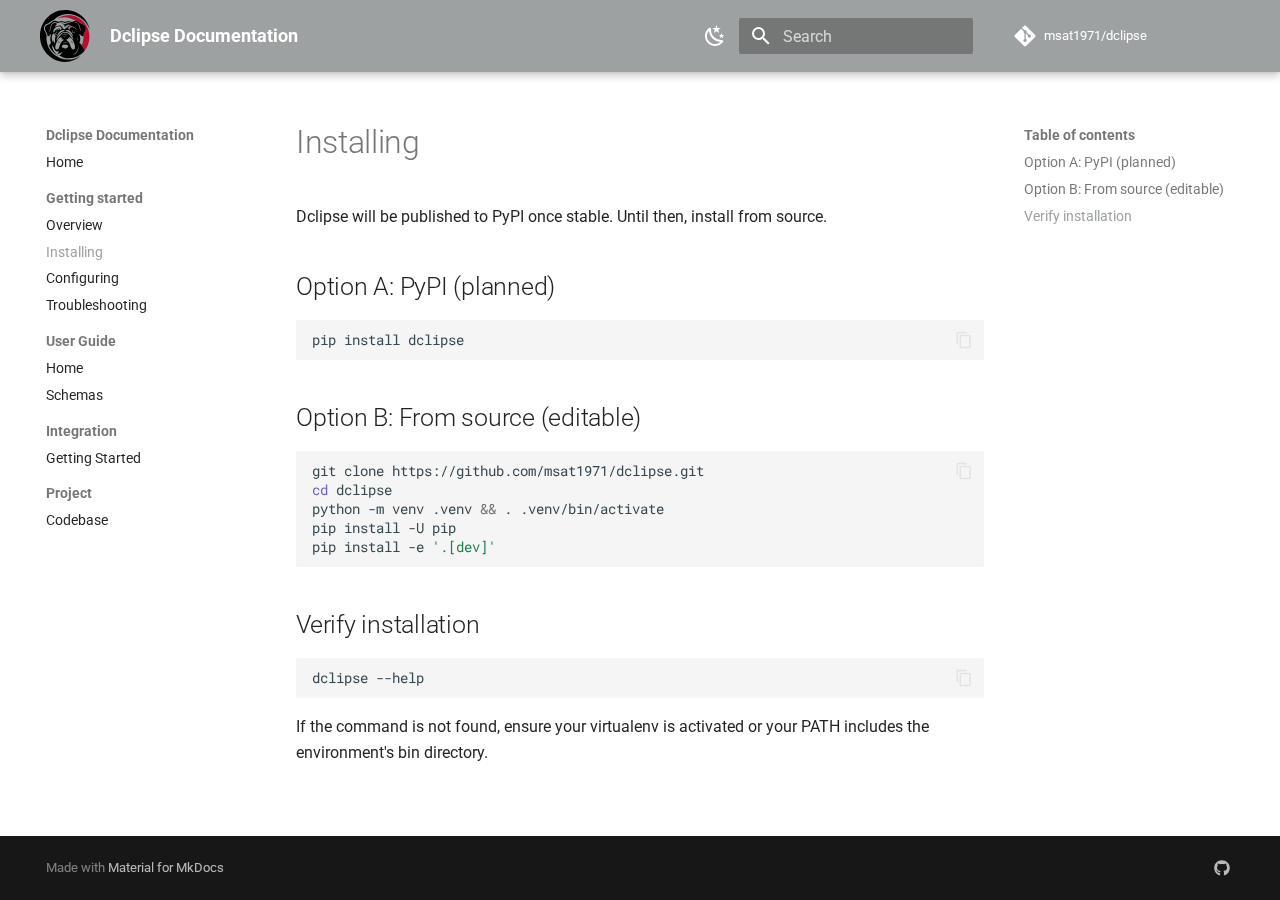
<file: getting-started/installing/index.html>
<!doctype html>
<html lang="en" class="no-js">
  <head>
    
      <meta charset="utf-8">
      <meta name="viewport" content="width=device-width,initial-scale=1">
      
      
      
        <link rel="canonical" href="https://msat1971.github.io/dclipse/getting-started/installing/">
      
      
        <link rel="prev" href="../">
      
      
        <link rel="next" href="../configuring/">
      
      
      <link rel="icon" href="../../assets/images/favicon.png">
      <meta name="generator" content="mkdocs-1.6.1, mkdocs-material-9.6.18">
    
    
      
        <title>Installing - Dclipse Documentation</title>
      
    
    
      <link rel="stylesheet" href="../../assets/stylesheets/main.7e37652d.min.css">
      
        
        <link rel="stylesheet" href="../../assets/stylesheets/palette.06af60db.min.css">
      
      


    
    
      
    
    
      
        
        
        <link rel="preconnect" href="https://fonts.gstatic.com" crossorigin>
        <link rel="stylesheet" href="https://fonts.googleapis.com/css?family=Roboto:300,300i,400,400i,700,700i%7CRoboto+Mono:400,400i,700,700i&display=fallback">
        <style>:root{--md-text-font:"Roboto";--md-code-font:"Roboto Mono"}</style>
      
    
    
      <link rel="stylesheet" href="../../assets/styles/extra.css">
    
    <script>__md_scope=new URL("../..",location),__md_hash=e=>[...e].reduce(((e,_)=>(e<<5)-e+_.charCodeAt(0)),0),__md_get=(e,_=localStorage,t=__md_scope)=>JSON.parse(_.getItem(t.pathname+"."+e)),__md_set=(e,_,t=localStorage,a=__md_scope)=>{try{t.setItem(a.pathname+"."+e,JSON.stringify(_))}catch(e){}}</script>
    
      

    
    
    
  </head>
  
  
    
    
      
    
    
    
    
    <body dir="ltr" data-md-color-scheme="default" data-md-color-primary="#9ea1a1" data-md-color-accent="#ba0c2f">
  
    
    <input class="md-toggle" data-md-toggle="drawer" type="checkbox" id="__drawer" autocomplete="off">
    <input class="md-toggle" data-md-toggle="search" type="checkbox" id="__search" autocomplete="off">
    <label class="md-overlay" for="__drawer"></label>
    <div data-md-component="skip">
      
        
        <a href="#installing" class="md-skip">
          Skip to content
        </a>
      
    </div>
    <div data-md-component="announce">
      
    </div>
    
    
      

  

<header class="md-header md-header--shadow" data-md-component="header">
  <nav class="md-header__inner md-grid" aria-label="Header">
    <a href="../.." title="Dclipse Documentation" class="md-header__button md-logo" aria-label="Dclipse Documentation" data-md-component="logo">
      
  <img src="../../assets/images/Logo_Brand_Dawg_Light.svg" alt="logo">

    </a>
    <label class="md-header__button md-icon" for="__drawer">
      
      <svg xmlns="http://www.w3.org/2000/svg" viewBox="0 0 24 24"><path d="M3 6h18v2H3zm0 5h18v2H3zm0 5h18v2H3z"/></svg>
    </label>
    <div class="md-header__title" data-md-component="header-title">
      <div class="md-header__ellipsis">
        <div class="md-header__topic">
          <span class="md-ellipsis">
            Dclipse Documentation
          </span>
        </div>
        <div class="md-header__topic" data-md-component="header-topic">
          <span class="md-ellipsis">
            
              Installing
            
          </span>
        </div>
      </div>
    </div>
    
      
        <form class="md-header__option" data-md-component="palette">
  
    
    
    
    <input class="md-option" data-md-color-media="" data-md-color-scheme="default" data-md-color-primary="#9ea1a1" data-md-color-accent="#ba0c2f"  aria-label="Switch to dark mode"  type="radio" name="__palette" id="__palette_0">
    
      <label class="md-header__button md-icon" title="Switch to dark mode" for="__palette_1" hidden>
        <svg xmlns="http://www.w3.org/2000/svg" viewBox="0 0 24 24"><path d="m17.75 4.09-2.53 1.94.91 3.06-2.63-1.81-2.63 1.81.91-3.06-2.53-1.94L12.44 4l1.06-3 1.06 3zm3.5 6.91-1.64 1.25.59 1.98-1.7-1.17-1.7 1.17.59-1.98L15.75 11l2.06-.05L18.5 9l.69 1.95zm-2.28 4.95c.83-.08 1.72 1.1 1.19 1.85-.32.45-.66.87-1.08 1.27C15.17 23 8.84 23 4.94 19.07c-3.91-3.9-3.91-10.24 0-14.14.4-.4.82-.76 1.27-1.08.75-.53 1.93.36 1.85 1.19-.27 2.86.69 5.83 2.89 8.02a9.96 9.96 0 0 0 8.02 2.89m-1.64 2.02a12.08 12.08 0 0 1-7.8-3.47c-2.17-2.19-3.33-5-3.49-7.82-2.81 3.14-2.7 7.96.31 10.98 3.02 3.01 7.84 3.12 10.98.31"/></svg>
      </label>
    
  
    
    
    
    <input class="md-option" data-md-color-media="" data-md-color-scheme="slate" data-md-color-primary="#9ea1a1" data-md-color-accent="#ba0c2f"  aria-label="Switch to light mode"  type="radio" name="__palette" id="__palette_1">
    
      <label class="md-header__button md-icon" title="Switch to light mode" for="__palette_0" hidden>
        <svg xmlns="http://www.w3.org/2000/svg" viewBox="0 0 24 24"><path d="M12 7a5 5 0 0 1 5 5 5 5 0 0 1-5 5 5 5 0 0 1-5-5 5 5 0 0 1 5-5m0 2a3 3 0 0 0-3 3 3 3 0 0 0 3 3 3 3 0 0 0 3-3 3 3 0 0 0-3-3m0-7 2.39 3.42C13.65 5.15 12.84 5 12 5s-1.65.15-2.39.42zM3.34 7l4.16-.35A7.2 7.2 0 0 0 5.94 8.5c-.44.74-.69 1.5-.83 2.29zm.02 10 1.76-3.77a7.131 7.131 0 0 0 2.38 4.14zM20.65 7l-1.77 3.79a7.02 7.02 0 0 0-2.38-4.15zm-.01 10-4.14.36c.59-.51 1.12-1.14 1.54-1.86.42-.73.69-1.5.83-2.29zM12 22l-2.41-3.44c.74.27 1.55.44 2.41.44.82 0 1.63-.17 2.37-.44z"/></svg>
      </label>
    
  
</form>
      
    
    
      <script>var palette=__md_get("__palette");if(palette&&palette.color){if("(prefers-color-scheme)"===palette.color.media){var media=matchMedia("(prefers-color-scheme: light)"),input=document.querySelector(media.matches?"[data-md-color-media='(prefers-color-scheme: light)']":"[data-md-color-media='(prefers-color-scheme: dark)']");palette.color.media=input.getAttribute("data-md-color-media"),palette.color.scheme=input.getAttribute("data-md-color-scheme"),palette.color.primary=input.getAttribute("data-md-color-primary"),palette.color.accent=input.getAttribute("data-md-color-accent")}for(var[key,value]of Object.entries(palette.color))document.body.setAttribute("data-md-color-"+key,value)}</script>
    
    
    
      
      
        <label class="md-header__button md-icon" for="__search">
          
          <svg xmlns="http://www.w3.org/2000/svg" viewBox="0 0 24 24"><path d="M9.5 3A6.5 6.5 0 0 1 16 9.5c0 1.61-.59 3.09-1.56 4.23l.27.27h.79l5 5-1.5 1.5-5-5v-.79l-.27-.27A6.52 6.52 0 0 1 9.5 16 6.5 6.5 0 0 1 3 9.5 6.5 6.5 0 0 1 9.5 3m0 2C7 5 5 7 5 9.5S7 14 9.5 14 14 12 14 9.5 12 5 9.5 5"/></svg>
        </label>
        <div class="md-search" data-md-component="search" role="dialog">
  <label class="md-search__overlay" for="__search"></label>
  <div class="md-search__inner" role="search">
    <form class="md-search__form" name="search">
      <input type="text" class="md-search__input" name="query" aria-label="Search" placeholder="Search" autocapitalize="off" autocorrect="off" autocomplete="off" spellcheck="false" data-md-component="search-query" required>
      <label class="md-search__icon md-icon" for="__search">
        
        <svg xmlns="http://www.w3.org/2000/svg" viewBox="0 0 24 24"><path d="M9.5 3A6.5 6.5 0 0 1 16 9.5c0 1.61-.59 3.09-1.56 4.23l.27.27h.79l5 5-1.5 1.5-5-5v-.79l-.27-.27A6.52 6.52 0 0 1 9.5 16 6.5 6.5 0 0 1 3 9.5 6.5 6.5 0 0 1 9.5 3m0 2C7 5 5 7 5 9.5S7 14 9.5 14 14 12 14 9.5 12 5 9.5 5"/></svg>
        
        <svg xmlns="http://www.w3.org/2000/svg" viewBox="0 0 24 24"><path d="M20 11v2H8l5.5 5.5-1.42 1.42L4.16 12l7.92-7.92L13.5 5.5 8 11z"/></svg>
      </label>
      <nav class="md-search__options" aria-label="Search">
        
        <button type="reset" class="md-search__icon md-icon" title="Clear" aria-label="Clear" tabindex="-1">
          
          <svg xmlns="http://www.w3.org/2000/svg" viewBox="0 0 24 24"><path d="M19 6.41 17.59 5 12 10.59 6.41 5 5 6.41 10.59 12 5 17.59 6.41 19 12 13.41 17.59 19 19 17.59 13.41 12z"/></svg>
        </button>
      </nav>
      
        <div class="md-search__suggest" data-md-component="search-suggest"></div>
      
    </form>
    <div class="md-search__output">
      <div class="md-search__scrollwrap" tabindex="0" data-md-scrollfix>
        <div class="md-search-result" data-md-component="search-result">
          <div class="md-search-result__meta">
            Initializing search
          </div>
          <ol class="md-search-result__list" role="presentation"></ol>
        </div>
      </div>
    </div>
  </div>
</div>
      
    
    
      <div class="md-header__source">
        <a href="https://github.com/msat1971/dclipse" title="Go to repository" class="md-source" data-md-component="source">
  <div class="md-source__icon md-icon">
    
    <svg xmlns="http://www.w3.org/2000/svg" viewBox="0 0 448 512"><!--! Font Awesome Free 7.0.0 by @fontawesome - https://fontawesome.com License - https://fontawesome.com/license/free (Icons: CC BY 4.0, Fonts: SIL OFL 1.1, Code: MIT License) Copyright 2025 Fonticons, Inc.--><path fill="currentColor" d="M439.6 236.1 244 40.5c-5.4-5.5-12.8-8.5-20.4-8.5s-15 3-20.4 8.4L162.5 81l51.5 51.5c27.1-9.1 52.7 16.8 43.4 43.7l49.7 49.7c34.2-11.8 61.2 31 35.5 56.7-26.5 26.5-70.2-2.9-56-37.3L240.3 199v121.9c25.3 12.5 22.3 41.8 9.1 55-6.4 6.4-15.2 10.1-24.3 10.1s-17.8-3.6-24.3-10.1c-17.6-17.6-11.1-46.9 11.2-56v-123c-20.8-8.5-24.6-30.7-18.6-45L142.6 101 8.5 235.1C3 240.6 0 247.9 0 255.5s3 15 8.5 20.4l195.6 195.7c5.4 5.4 12.7 8.4 20.4 8.4s15-3 20.4-8.4l194.7-194.7c5.4-5.4 8.4-12.8 8.4-20.4s-3-15-8.4-20.4"/></svg>
  </div>
  <div class="md-source__repository">
    msat1971/dclipse
  </div>
</a>
      </div>
    
  </nav>
  
</header>
    
    <div class="md-container" data-md-component="container">
      
      
        
          
        
      
      <main class="md-main" data-md-component="main">
        <div class="md-main__inner md-grid">
          
            
              
              <div class="md-sidebar md-sidebar--primary" data-md-component="sidebar" data-md-type="navigation" >
                <div class="md-sidebar__scrollwrap">
                  <div class="md-sidebar__inner">
                    



<nav class="md-nav md-nav--primary" aria-label="Navigation" data-md-level="0">
  <label class="md-nav__title" for="__drawer">
    <a href="../.." title="Dclipse Documentation" class="md-nav__button md-logo" aria-label="Dclipse Documentation" data-md-component="logo">
      
  <img src="../../assets/images/Logo_Brand_Dawg_Light.svg" alt="logo">

    </a>
    Dclipse Documentation
  </label>
  
    <div class="md-nav__source">
      <a href="https://github.com/msat1971/dclipse" title="Go to repository" class="md-source" data-md-component="source">
  <div class="md-source__icon md-icon">
    
    <svg xmlns="http://www.w3.org/2000/svg" viewBox="0 0 448 512"><!--! Font Awesome Free 7.0.0 by @fontawesome - https://fontawesome.com License - https://fontawesome.com/license/free (Icons: CC BY 4.0, Fonts: SIL OFL 1.1, Code: MIT License) Copyright 2025 Fonticons, Inc.--><path fill="currentColor" d="M439.6 236.1 244 40.5c-5.4-5.5-12.8-8.5-20.4-8.5s-15 3-20.4 8.4L162.5 81l51.5 51.5c27.1-9.1 52.7 16.8 43.4 43.7l49.7 49.7c34.2-11.8 61.2 31 35.5 56.7-26.5 26.5-70.2-2.9-56-37.3L240.3 199v121.9c25.3 12.5 22.3 41.8 9.1 55-6.4 6.4-15.2 10.1-24.3 10.1s-17.8-3.6-24.3-10.1c-17.6-17.6-11.1-46.9 11.2-56v-123c-20.8-8.5-24.6-30.7-18.6-45L142.6 101 8.5 235.1C3 240.6 0 247.9 0 255.5s3 15 8.5 20.4l195.6 195.7c5.4 5.4 12.7 8.4 20.4 8.4s15-3 20.4-8.4l194.7-194.7c5.4-5.4 8.4-12.8 8.4-20.4s-3-15-8.4-20.4"/></svg>
  </div>
  <div class="md-source__repository">
    msat1971/dclipse
  </div>
</a>
    </div>
  
  <ul class="md-nav__list" data-md-scrollfix>
    
      
      
  
  
  
  
    <li class="md-nav__item">
      <a href="../.." class="md-nav__link">
        
  
  
  <span class="md-ellipsis">
    Home
    
  </span>
  

      </a>
    </li>
  

    
      
      
  
  
    
  
  
  
    
    
    
    
      
        
        
      
    
    
    <li class="md-nav__item md-nav__item--active md-nav__item--section md-nav__item--nested">
      
        
        
        <input class="md-nav__toggle md-toggle " type="checkbox" id="__nav_2" checked>
        
          
          <label class="md-nav__link" for="__nav_2" id="__nav_2_label" tabindex="">
            
  
  
  <span class="md-ellipsis">
    Getting started
    
  </span>
  

            <span class="md-nav__icon md-icon"></span>
          </label>
        
        <nav class="md-nav" data-md-level="1" aria-labelledby="__nav_2_label" aria-expanded="true">
          <label class="md-nav__title" for="__nav_2">
            <span class="md-nav__icon md-icon"></span>
            Getting started
          </label>
          <ul class="md-nav__list" data-md-scrollfix>
            
              
                
  
  
  
  
    <li class="md-nav__item">
      <a href="../" class="md-nav__link">
        
  
  
  <span class="md-ellipsis">
    Overview
    
  </span>
  

      </a>
    </li>
  

              
            
              
                
  
  
    
  
  
  
    <li class="md-nav__item md-nav__item--active">
      
      <input class="md-nav__toggle md-toggle" type="checkbox" id="__toc">
      
      
        
      
      
        <label class="md-nav__link md-nav__link--active" for="__toc">
          
  
  
  <span class="md-ellipsis">
    Installing
    
  </span>
  

          <span class="md-nav__icon md-icon"></span>
        </label>
      
      <a href="./" class="md-nav__link md-nav__link--active">
        
  
  
  <span class="md-ellipsis">
    Installing
    
  </span>
  

      </a>
      
        

<nav class="md-nav md-nav--secondary" aria-label="Table of contents">
  
  
  
    
  
  
    <label class="md-nav__title" for="__toc">
      <span class="md-nav__icon md-icon"></span>
      Table of contents
    </label>
    <ul class="md-nav__list" data-md-component="toc" data-md-scrollfix>
      
        <li class="md-nav__item">
  <a href="#option-a-pypi-planned" class="md-nav__link">
    <span class="md-ellipsis">
      Option A: PyPI (planned)
    </span>
  </a>
  
</li>
      
        <li class="md-nav__item">
  <a href="#option-b-from-source-editable" class="md-nav__link">
    <span class="md-ellipsis">
      Option B: From source (editable)
    </span>
  </a>
  
</li>
      
        <li class="md-nav__item">
  <a href="#verify-installation" class="md-nav__link">
    <span class="md-ellipsis">
      Verify installation
    </span>
  </a>
  
</li>
      
    </ul>
  
</nav>
      
    </li>
  

              
            
              
                
  
  
  
  
    <li class="md-nav__item">
      <a href="../configuring/" class="md-nav__link">
        
  
  
  <span class="md-ellipsis">
    Configuring
    
  </span>
  

      </a>
    </li>
  

              
            
              
                
  
  
  
  
    <li class="md-nav__item">
      <a href="../troubleshooting/" class="md-nav__link">
        
  
  
  <span class="md-ellipsis">
    Troubleshooting
    
  </span>
  

      </a>
    </li>
  

              
            
          </ul>
        </nav>
      
    </li>
  

    
      
      
  
  
  
  
    
    
    
    
      
        
        
      
    
    
    <li class="md-nav__item md-nav__item--section md-nav__item--nested">
      
        
        
        <input class="md-nav__toggle md-toggle " type="checkbox" id="__nav_3" >
        
          
          <label class="md-nav__link" for="__nav_3" id="__nav_3_label" tabindex="">
            
  
  
  <span class="md-ellipsis">
    User Guide
    
  </span>
  

            <span class="md-nav__icon md-icon"></span>
          </label>
        
        <nav class="md-nav" data-md-level="1" aria-labelledby="__nav_3_label" aria-expanded="false">
          <label class="md-nav__title" for="__nav_3">
            <span class="md-nav__icon md-icon"></span>
            User Guide
          </label>
          <ul class="md-nav__list" data-md-scrollfix>
            
              
                
  
  
  
  
    <li class="md-nav__item">
      <a href="../.." class="md-nav__link">
        
  
  
  <span class="md-ellipsis">
    Home
    
  </span>
  

      </a>
    </li>
  

              
            
              
                
  
  
  
  
    <li class="md-nav__item">
      <a href="../../schema/" class="md-nav__link">
        
  
  
  <span class="md-ellipsis">
    Schemas
    
  </span>
  

      </a>
    </li>
  

              
            
          </ul>
        </nav>
      
    </li>
  

    
      
      
  
  
  
  
    
    
    
    
      
        
        
      
    
    
    <li class="md-nav__item md-nav__item--section md-nav__item--nested">
      
        
        
        <input class="md-nav__toggle md-toggle " type="checkbox" id="__nav_4" >
        
          
          <label class="md-nav__link" for="__nav_4" id="__nav_4_label" tabindex="">
            
  
  
  <span class="md-ellipsis">
    Integration
    
  </span>
  

            <span class="md-nav__icon md-icon"></span>
          </label>
        
        <nav class="md-nav" data-md-level="1" aria-labelledby="__nav_4_label" aria-expanded="false">
          <label class="md-nav__title" for="__nav_4">
            <span class="md-nav__icon md-icon"></span>
            Integration
          </label>
          <ul class="md-nav__list" data-md-scrollfix>
            
              
                
  
  
  
  
    <li class="md-nav__item">
      <a href="../../integration/" class="md-nav__link">
        
  
  
  <span class="md-ellipsis">
    Getting Started
    
  </span>
  

      </a>
    </li>
  

              
            
          </ul>
        </nav>
      
    </li>
  

    
      
      
  
  
  
  
    
    
    
    
      
        
        
      
    
    
    <li class="md-nav__item md-nav__item--section md-nav__item--nested">
      
        
        
        <input class="md-nav__toggle md-toggle " type="checkbox" id="__nav_5" >
        
          
          <label class="md-nav__link" for="__nav_5" id="__nav_5_label" tabindex="">
            
  
  
  <span class="md-ellipsis">
    Project
    
  </span>
  

            <span class="md-nav__icon md-icon"></span>
          </label>
        
        <nav class="md-nav" data-md-level="1" aria-labelledby="__nav_5_label" aria-expanded="false">
          <label class="md-nav__title" for="__nav_5">
            <span class="md-nav__icon md-icon"></span>
            Project
          </label>
          <ul class="md-nav__list" data-md-scrollfix>
            
              
                
  
  
  
  
    <li class="md-nav__item">
      <a href="../../project/" class="md-nav__link">
        
  
  
  <span class="md-ellipsis">
    Codebase
    
  </span>
  

      </a>
    </li>
  

              
            
          </ul>
        </nav>
      
    </li>
  

    
  </ul>
</nav>
                  </div>
                </div>
              </div>
            
            
              
              <div class="md-sidebar md-sidebar--secondary" data-md-component="sidebar" data-md-type="toc" >
                <div class="md-sidebar__scrollwrap">
                  <div class="md-sidebar__inner">
                    

<nav class="md-nav md-nav--secondary" aria-label="Table of contents">
  
  
  
    
  
  
    <label class="md-nav__title" for="__toc">
      <span class="md-nav__icon md-icon"></span>
      Table of contents
    </label>
    <ul class="md-nav__list" data-md-component="toc" data-md-scrollfix>
      
        <li class="md-nav__item">
  <a href="#option-a-pypi-planned" class="md-nav__link">
    <span class="md-ellipsis">
      Option A: PyPI (planned)
    </span>
  </a>
  
</li>
      
        <li class="md-nav__item">
  <a href="#option-b-from-source-editable" class="md-nav__link">
    <span class="md-ellipsis">
      Option B: From source (editable)
    </span>
  </a>
  
</li>
      
        <li class="md-nav__item">
  <a href="#verify-installation" class="md-nav__link">
    <span class="md-ellipsis">
      Verify installation
    </span>
  </a>
  
</li>
      
    </ul>
  
</nav>
                  </div>
                </div>
              </div>
            
          
          
            <div class="md-content" data-md-component="content">
              <article class="md-content__inner md-typeset">
                
                  


  
  


<h1 id="installing">Installing<a class="headerlink" href="#installing" title="Permanent link">&para;</a></h1>
<p>Dclipse will be published to PyPI once stable. Until then, install from source.</p>
<h2 id="option-a-pypi-planned">Option A: PyPI (planned)<a class="headerlink" href="#option-a-pypi-planned" title="Permanent link">&para;</a></h2>
<div class="highlight"><pre><span></span><code>pip<span class="w"> </span>install<span class="w"> </span>dclipse
</code></pre></div>
<h2 id="option-b-from-source-editable">Option B: From source (editable)<a class="headerlink" href="#option-b-from-source-editable" title="Permanent link">&para;</a></h2>
<div class="highlight"><pre><span></span><code>git<span class="w"> </span>clone<span class="w"> </span>https://github.com/msat1971/dclipse.git
<span class="nb">cd</span><span class="w"> </span>dclipse
python<span class="w"> </span>-m<span class="w"> </span>venv<span class="w"> </span>.venv<span class="w"> </span><span class="o">&amp;&amp;</span><span class="w"> </span>.<span class="w"> </span>.venv/bin/activate
pip<span class="w"> </span>install<span class="w"> </span>-U<span class="w"> </span>pip
pip<span class="w"> </span>install<span class="w"> </span>-e<span class="w"> </span><span class="s1">&#39;.[dev]&#39;</span>
</code></pre></div>
<h2 id="verify-installation">Verify installation<a class="headerlink" href="#verify-installation" title="Permanent link">&para;</a></h2>
<div class="highlight"><pre><span></span><code>dclipse<span class="w"> </span>--help
</code></pre></div>
<p>If the command is not found, ensure your virtualenv is activated or your PATH includes the environment's bin directory.</p>












                
              </article>
            </div>
          
          
  <script>var tabs=__md_get("__tabs");if(Array.isArray(tabs))e:for(var set of document.querySelectorAll(".tabbed-set")){var labels=set.querySelector(".tabbed-labels");for(var tab of tabs)for(var label of labels.getElementsByTagName("label"))if(label.innerText.trim()===tab){var input=document.getElementById(label.htmlFor);input.checked=!0;continue e}}</script>

<script>var target=document.getElementById(location.hash.slice(1));target&&target.name&&(target.checked=target.name.startsWith("__tabbed_"))</script>
        </div>
        
          <button type="button" class="md-top md-icon" data-md-component="top" hidden>
  
  <svg xmlns="http://www.w3.org/2000/svg" viewBox="0 0 24 24"><path d="M13 20h-2V8l-5.5 5.5-1.42-1.42L12 4.16l7.92 7.92-1.42 1.42L13 8z"/></svg>
  Back to top
</button>
        
      </main>
      
        <footer class="md-footer">
  
  <div class="md-footer-meta md-typeset">
    <div class="md-footer-meta__inner md-grid">
      <div class="md-copyright">
  
  
    Made with
    <a href="https://squidfunk.github.io/mkdocs-material/" target="_blank" rel="noopener">
      Material for MkDocs
    </a>
  
</div>
      
        
<div class="md-social">
  
    
    
    
    
      
      
    
    <a href="https://github.com/msat1971/dclipse" target="_blank" rel="noopener" title="github.com" class="md-social__link">
      <svg xmlns="http://www.w3.org/2000/svg" viewBox="0 0 512 512"><!--! Font Awesome Free 7.0.0 by @fontawesome - https://fontawesome.com License - https://fontawesome.com/license/free (Icons: CC BY 4.0, Fonts: SIL OFL 1.1, Code: MIT License) Copyright 2025 Fonticons, Inc.--><path fill="currentColor" d="M173.9 397.4c0 2-2.3 3.6-5.2 3.6-3.3.3-5.6-1.3-5.6-3.6 0-2 2.3-3.6 5.2-3.6 3-.3 5.6 1.3 5.6 3.6m-31.1-4.5c-.7 2 1.3 4.3 4.3 4.9 2.6 1 5.6 0 6.2-2s-1.3-4.3-4.3-5.2c-2.6-.7-5.5.3-6.2 2.3m44.2-1.7c-2.9.7-4.9 2.6-4.6 4.9.3 2 2.9 3.3 5.9 2.6 2.9-.7 4.9-2.6 4.6-4.6-.3-1.9-3-3.2-5.9-2.9M252.8 8C114.1 8 8 113.3 8 252c0 110.9 69.8 205.8 169.5 239.2 12.8 2.3 17.3-5.6 17.3-12.1 0-6.2-.3-40.4-.3-61.4 0 0-70 15-84.7-29.8 0 0-11.4-29.1-27.8-36.6 0 0-22.9-15.7 1.6-15.4 0 0 24.9 2 38.6 25.8 21.9 38.6 58.6 27.5 72.9 20.9 2.3-16 8.8-27.1 16-33.7-55.9-6.2-112.3-14.3-112.3-110.5 0-27.5 7.6-41.3 23.6-58.9-2.6-6.5-11.1-33.3 2.6-67.9 20.9-6.5 69 27 69 27 20-5.6 41.5-8.5 62.8-8.5s42.8 2.9 62.8 8.5c0 0 48.1-33.6 69-27 13.7 34.7 5.2 61.4 2.6 67.9 16 17.7 25.8 31.5 25.8 58.9 0 96.5-58.9 104.2-114.8 110.5 9.2 7.9 17 22.9 17 46.4 0 33.7-.3 75.4-.3 83.6 0 6.5 4.6 14.4 17.3 12.1C436.2 457.8 504 362.9 504 252 504 113.3 391.5 8 252.8 8M105.2 352.9c-1.3 1-1 3.3.7 5.2 1.6 1.6 3.9 2.3 5.2 1 1.3-1 1-3.3-.7-5.2-1.6-1.6-3.9-2.3-5.2-1m-10.8-8.1c-.7 1.3.3 2.9 2.3 3.9 1.6 1 3.6.7 4.3-.7.7-1.3-.3-2.9-2.3-3.9-2-.6-3.6-.3-4.3.7m32.4 35.6c-1.6 1.3-1 4.3 1.3 6.2 2.3 2.3 5.2 2.6 6.5 1 1.3-1.3.7-4.3-1.3-6.2-2.2-2.3-5.2-2.6-6.5-1m-11.4-14.7c-1.6 1-1.6 3.6 0 5.9s4.3 3.3 5.6 2.3c1.6-1.3 1.6-3.9 0-6.2-1.4-2.3-4-3.3-5.6-2"/></svg>
    </a>
  
</div>
      
    </div>
  </div>
</footer>
      
    </div>
    <div class="md-dialog" data-md-component="dialog">
      <div class="md-dialog__inner md-typeset"></div>
    </div>
    
    
    
      
      <script id="__config" type="application/json">{"base": "../..", "features": ["navigation.sections", "navigation.top", "toc.follow", "content.code.copy", "search.suggest", "search.highlight", "content.tabs.link", "content.code.annotate"], "search": "../../assets/javascripts/workers/search.973d3a69.min.js", "tags": null, "translations": {"clipboard.copied": "Copied to clipboard", "clipboard.copy": "Copy to clipboard", "search.result.more.one": "1 more on this page", "search.result.more.other": "# more on this page", "search.result.none": "No matching documents", "search.result.one": "1 matching document", "search.result.other": "# matching documents", "search.result.placeholder": "Type to start searching", "search.result.term.missing": "Missing", "select.version": "Select version"}, "version": null}</script>
    
    
      <script src="../../assets/javascripts/bundle.92b07e13.min.js"></script>
      
    
  </body>
</html>
</file>
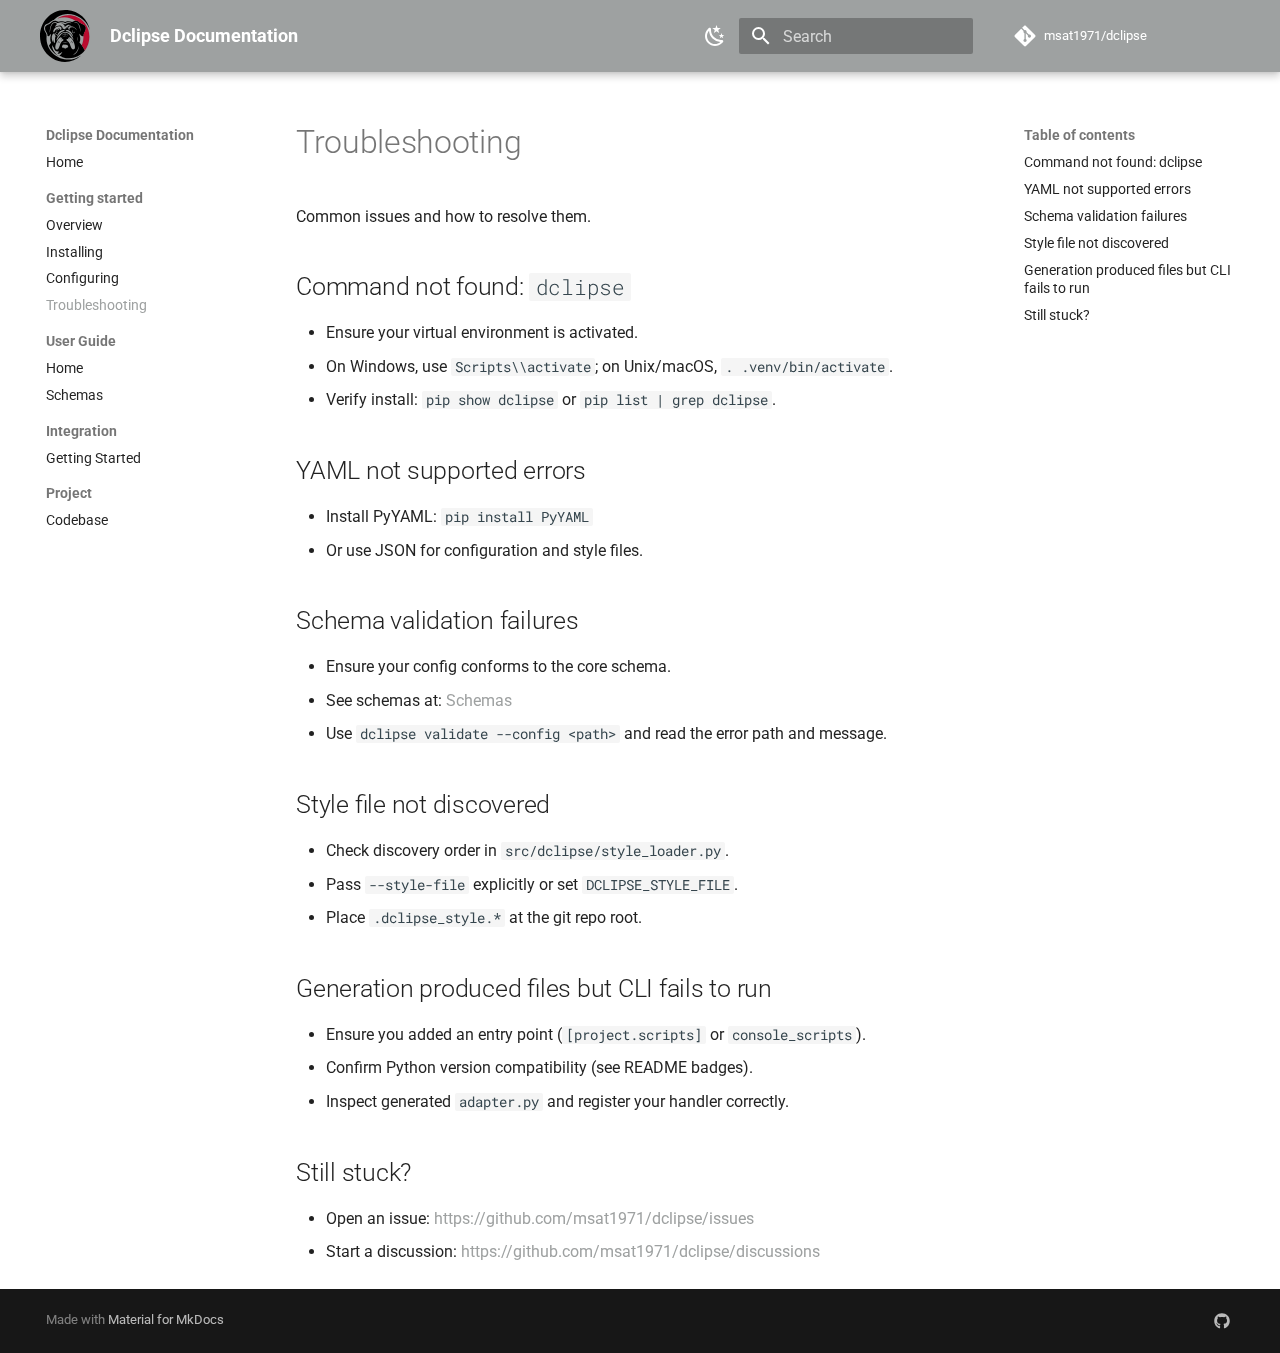
<file: getting-started/troubleshooting/index.html>
<!doctype html>
<html lang="en" class="no-js">
  <head>
    
      <meta charset="utf-8">
      <meta name="viewport" content="width=device-width,initial-scale=1">
      
      
      
        <link rel="canonical" href="https://msat1971.github.io/dclipse/getting-started/troubleshooting/">
      
      
        <link rel="prev" href="../configuring/">
      
      
        <link rel="next" href="../..">
      
      
      <link rel="icon" href="../../assets/images/favicon.png">
      <meta name="generator" content="mkdocs-1.6.1, mkdocs-material-9.6.18">
    
    
      
        <title>Troubleshooting - Dclipse Documentation</title>
      
    
    
      <link rel="stylesheet" href="../../assets/stylesheets/main.7e37652d.min.css">
      
        
        <link rel="stylesheet" href="../../assets/stylesheets/palette.06af60db.min.css">
      
      


    
    
      
    
    
      
        
        
        <link rel="preconnect" href="https://fonts.gstatic.com" crossorigin>
        <link rel="stylesheet" href="https://fonts.googleapis.com/css?family=Roboto:300,300i,400,400i,700,700i%7CRoboto+Mono:400,400i,700,700i&display=fallback">
        <style>:root{--md-text-font:"Roboto";--md-code-font:"Roboto Mono"}</style>
      
    
    
      <link rel="stylesheet" href="../../assets/styles/extra.css">
    
    <script>__md_scope=new URL("../..",location),__md_hash=e=>[...e].reduce(((e,_)=>(e<<5)-e+_.charCodeAt(0)),0),__md_get=(e,_=localStorage,t=__md_scope)=>JSON.parse(_.getItem(t.pathname+"."+e)),__md_set=(e,_,t=localStorage,a=__md_scope)=>{try{t.setItem(a.pathname+"."+e,JSON.stringify(_))}catch(e){}}</script>
    
      

    
    
    
  </head>
  
  
    
    
      
    
    
    
    
    <body dir="ltr" data-md-color-scheme="default" data-md-color-primary="#9ea1a1" data-md-color-accent="#ba0c2f">
  
    
    <input class="md-toggle" data-md-toggle="drawer" type="checkbox" id="__drawer" autocomplete="off">
    <input class="md-toggle" data-md-toggle="search" type="checkbox" id="__search" autocomplete="off">
    <label class="md-overlay" for="__drawer"></label>
    <div data-md-component="skip">
      
        
        <a href="#troubleshooting" class="md-skip">
          Skip to content
        </a>
      
    </div>
    <div data-md-component="announce">
      
    </div>
    
    
      

  

<header class="md-header md-header--shadow" data-md-component="header">
  <nav class="md-header__inner md-grid" aria-label="Header">
    <a href="../.." title="Dclipse Documentation" class="md-header__button md-logo" aria-label="Dclipse Documentation" data-md-component="logo">
      
  <img src="../../assets/images/Logo_Brand_Dawg_Light.svg" alt="logo">

    </a>
    <label class="md-header__button md-icon" for="__drawer">
      
      <svg xmlns="http://www.w3.org/2000/svg" viewBox="0 0 24 24"><path d="M3 6h18v2H3zm0 5h18v2H3zm0 5h18v2H3z"/></svg>
    </label>
    <div class="md-header__title" data-md-component="header-title">
      <div class="md-header__ellipsis">
        <div class="md-header__topic">
          <span class="md-ellipsis">
            Dclipse Documentation
          </span>
        </div>
        <div class="md-header__topic" data-md-component="header-topic">
          <span class="md-ellipsis">
            
              Troubleshooting
            
          </span>
        </div>
      </div>
    </div>
    
      
        <form class="md-header__option" data-md-component="palette">
  
    
    
    
    <input class="md-option" data-md-color-media="" data-md-color-scheme="default" data-md-color-primary="#9ea1a1" data-md-color-accent="#ba0c2f"  aria-label="Switch to dark mode"  type="radio" name="__palette" id="__palette_0">
    
      <label class="md-header__button md-icon" title="Switch to dark mode" for="__palette_1" hidden>
        <svg xmlns="http://www.w3.org/2000/svg" viewBox="0 0 24 24"><path d="m17.75 4.09-2.53 1.94.91 3.06-2.63-1.81-2.63 1.81.91-3.06-2.53-1.94L12.44 4l1.06-3 1.06 3zm3.5 6.91-1.64 1.25.59 1.98-1.7-1.17-1.7 1.17.59-1.98L15.75 11l2.06-.05L18.5 9l.69 1.95zm-2.28 4.95c.83-.08 1.72 1.1 1.19 1.85-.32.45-.66.87-1.08 1.27C15.17 23 8.84 23 4.94 19.07c-3.91-3.9-3.91-10.24 0-14.14.4-.4.82-.76 1.27-1.08.75-.53 1.93.36 1.85 1.19-.27 2.86.69 5.83 2.89 8.02a9.96 9.96 0 0 0 8.02 2.89m-1.64 2.02a12.08 12.08 0 0 1-7.8-3.47c-2.17-2.19-3.33-5-3.49-7.82-2.81 3.14-2.7 7.96.31 10.98 3.02 3.01 7.84 3.12 10.98.31"/></svg>
      </label>
    
  
    
    
    
    <input class="md-option" data-md-color-media="" data-md-color-scheme="slate" data-md-color-primary="#9ea1a1" data-md-color-accent="#ba0c2f"  aria-label="Switch to light mode"  type="radio" name="__palette" id="__palette_1">
    
      <label class="md-header__button md-icon" title="Switch to light mode" for="__palette_0" hidden>
        <svg xmlns="http://www.w3.org/2000/svg" viewBox="0 0 24 24"><path d="M12 7a5 5 0 0 1 5 5 5 5 0 0 1-5 5 5 5 0 0 1-5-5 5 5 0 0 1 5-5m0 2a3 3 0 0 0-3 3 3 3 0 0 0 3 3 3 3 0 0 0 3-3 3 3 0 0 0-3-3m0-7 2.39 3.42C13.65 5.15 12.84 5 12 5s-1.65.15-2.39.42zM3.34 7l4.16-.35A7.2 7.2 0 0 0 5.94 8.5c-.44.74-.69 1.5-.83 2.29zm.02 10 1.76-3.77a7.131 7.131 0 0 0 2.38 4.14zM20.65 7l-1.77 3.79a7.02 7.02 0 0 0-2.38-4.15zm-.01 10-4.14.36c.59-.51 1.12-1.14 1.54-1.86.42-.73.69-1.5.83-2.29zM12 22l-2.41-3.44c.74.27 1.55.44 2.41.44.82 0 1.63-.17 2.37-.44z"/></svg>
      </label>
    
  
</form>
      
    
    
      <script>var palette=__md_get("__palette");if(palette&&palette.color){if("(prefers-color-scheme)"===palette.color.media){var media=matchMedia("(prefers-color-scheme: light)"),input=document.querySelector(media.matches?"[data-md-color-media='(prefers-color-scheme: light)']":"[data-md-color-media='(prefers-color-scheme: dark)']");palette.color.media=input.getAttribute("data-md-color-media"),palette.color.scheme=input.getAttribute("data-md-color-scheme"),palette.color.primary=input.getAttribute("data-md-color-primary"),palette.color.accent=input.getAttribute("data-md-color-accent")}for(var[key,value]of Object.entries(palette.color))document.body.setAttribute("data-md-color-"+key,value)}</script>
    
    
    
      
      
        <label class="md-header__button md-icon" for="__search">
          
          <svg xmlns="http://www.w3.org/2000/svg" viewBox="0 0 24 24"><path d="M9.5 3A6.5 6.5 0 0 1 16 9.5c0 1.61-.59 3.09-1.56 4.23l.27.27h.79l5 5-1.5 1.5-5-5v-.79l-.27-.27A6.52 6.52 0 0 1 9.5 16 6.5 6.5 0 0 1 3 9.5 6.5 6.5 0 0 1 9.5 3m0 2C7 5 5 7 5 9.5S7 14 9.5 14 14 12 14 9.5 12 5 9.5 5"/></svg>
        </label>
        <div class="md-search" data-md-component="search" role="dialog">
  <label class="md-search__overlay" for="__search"></label>
  <div class="md-search__inner" role="search">
    <form class="md-search__form" name="search">
      <input type="text" class="md-search__input" name="query" aria-label="Search" placeholder="Search" autocapitalize="off" autocorrect="off" autocomplete="off" spellcheck="false" data-md-component="search-query" required>
      <label class="md-search__icon md-icon" for="__search">
        
        <svg xmlns="http://www.w3.org/2000/svg" viewBox="0 0 24 24"><path d="M9.5 3A6.5 6.5 0 0 1 16 9.5c0 1.61-.59 3.09-1.56 4.23l.27.27h.79l5 5-1.5 1.5-5-5v-.79l-.27-.27A6.52 6.52 0 0 1 9.5 16 6.5 6.5 0 0 1 3 9.5 6.5 6.5 0 0 1 9.5 3m0 2C7 5 5 7 5 9.5S7 14 9.5 14 14 12 14 9.5 12 5 9.5 5"/></svg>
        
        <svg xmlns="http://www.w3.org/2000/svg" viewBox="0 0 24 24"><path d="M20 11v2H8l5.5 5.5-1.42 1.42L4.16 12l7.92-7.92L13.5 5.5 8 11z"/></svg>
      </label>
      <nav class="md-search__options" aria-label="Search">
        
        <button type="reset" class="md-search__icon md-icon" title="Clear" aria-label="Clear" tabindex="-1">
          
          <svg xmlns="http://www.w3.org/2000/svg" viewBox="0 0 24 24"><path d="M19 6.41 17.59 5 12 10.59 6.41 5 5 6.41 10.59 12 5 17.59 6.41 19 12 13.41 17.59 19 19 17.59 13.41 12z"/></svg>
        </button>
      </nav>
      
        <div class="md-search__suggest" data-md-component="search-suggest"></div>
      
    </form>
    <div class="md-search__output">
      <div class="md-search__scrollwrap" tabindex="0" data-md-scrollfix>
        <div class="md-search-result" data-md-component="search-result">
          <div class="md-search-result__meta">
            Initializing search
          </div>
          <ol class="md-search-result__list" role="presentation"></ol>
        </div>
      </div>
    </div>
  </div>
</div>
      
    
    
      <div class="md-header__source">
        <a href="https://github.com/msat1971/dclipse" title="Go to repository" class="md-source" data-md-component="source">
  <div class="md-source__icon md-icon">
    
    <svg xmlns="http://www.w3.org/2000/svg" viewBox="0 0 448 512"><!--! Font Awesome Free 7.0.0 by @fontawesome - https://fontawesome.com License - https://fontawesome.com/license/free (Icons: CC BY 4.0, Fonts: SIL OFL 1.1, Code: MIT License) Copyright 2025 Fonticons, Inc.--><path fill="currentColor" d="M439.6 236.1 244 40.5c-5.4-5.5-12.8-8.5-20.4-8.5s-15 3-20.4 8.4L162.5 81l51.5 51.5c27.1-9.1 52.7 16.8 43.4 43.7l49.7 49.7c34.2-11.8 61.2 31 35.5 56.7-26.5 26.5-70.2-2.9-56-37.3L240.3 199v121.9c25.3 12.5 22.3 41.8 9.1 55-6.4 6.4-15.2 10.1-24.3 10.1s-17.8-3.6-24.3-10.1c-17.6-17.6-11.1-46.9 11.2-56v-123c-20.8-8.5-24.6-30.7-18.6-45L142.6 101 8.5 235.1C3 240.6 0 247.9 0 255.5s3 15 8.5 20.4l195.6 195.7c5.4 5.4 12.7 8.4 20.4 8.4s15-3 20.4-8.4l194.7-194.7c5.4-5.4 8.4-12.8 8.4-20.4s-3-15-8.4-20.4"/></svg>
  </div>
  <div class="md-source__repository">
    msat1971/dclipse
  </div>
</a>
      </div>
    
  </nav>
  
</header>
    
    <div class="md-container" data-md-component="container">
      
      
        
          
        
      
      <main class="md-main" data-md-component="main">
        <div class="md-main__inner md-grid">
          
            
              
              <div class="md-sidebar md-sidebar--primary" data-md-component="sidebar" data-md-type="navigation" >
                <div class="md-sidebar__scrollwrap">
                  <div class="md-sidebar__inner">
                    



<nav class="md-nav md-nav--primary" aria-label="Navigation" data-md-level="0">
  <label class="md-nav__title" for="__drawer">
    <a href="../.." title="Dclipse Documentation" class="md-nav__button md-logo" aria-label="Dclipse Documentation" data-md-component="logo">
      
  <img src="../../assets/images/Logo_Brand_Dawg_Light.svg" alt="logo">

    </a>
    Dclipse Documentation
  </label>
  
    <div class="md-nav__source">
      <a href="https://github.com/msat1971/dclipse" title="Go to repository" class="md-source" data-md-component="source">
  <div class="md-source__icon md-icon">
    
    <svg xmlns="http://www.w3.org/2000/svg" viewBox="0 0 448 512"><!--! Font Awesome Free 7.0.0 by @fontawesome - https://fontawesome.com License - https://fontawesome.com/license/free (Icons: CC BY 4.0, Fonts: SIL OFL 1.1, Code: MIT License) Copyright 2025 Fonticons, Inc.--><path fill="currentColor" d="M439.6 236.1 244 40.5c-5.4-5.5-12.8-8.5-20.4-8.5s-15 3-20.4 8.4L162.5 81l51.5 51.5c27.1-9.1 52.7 16.8 43.4 43.7l49.7 49.7c34.2-11.8 61.2 31 35.5 56.7-26.5 26.5-70.2-2.9-56-37.3L240.3 199v121.9c25.3 12.5 22.3 41.8 9.1 55-6.4 6.4-15.2 10.1-24.3 10.1s-17.8-3.6-24.3-10.1c-17.6-17.6-11.1-46.9 11.2-56v-123c-20.8-8.5-24.6-30.7-18.6-45L142.6 101 8.5 235.1C3 240.6 0 247.9 0 255.5s3 15 8.5 20.4l195.6 195.7c5.4 5.4 12.7 8.4 20.4 8.4s15-3 20.4-8.4l194.7-194.7c5.4-5.4 8.4-12.8 8.4-20.4s-3-15-8.4-20.4"/></svg>
  </div>
  <div class="md-source__repository">
    msat1971/dclipse
  </div>
</a>
    </div>
  
  <ul class="md-nav__list" data-md-scrollfix>
    
      
      
  
  
  
  
    <li class="md-nav__item">
      <a href="../.." class="md-nav__link">
        
  
  
  <span class="md-ellipsis">
    Home
    
  </span>
  

      </a>
    </li>
  

    
      
      
  
  
    
  
  
  
    
    
    
    
      
        
        
      
    
    
    <li class="md-nav__item md-nav__item--active md-nav__item--section md-nav__item--nested">
      
        
        
        <input class="md-nav__toggle md-toggle " type="checkbox" id="__nav_2" checked>
        
          
          <label class="md-nav__link" for="__nav_2" id="__nav_2_label" tabindex="">
            
  
  
  <span class="md-ellipsis">
    Getting started
    
  </span>
  

            <span class="md-nav__icon md-icon"></span>
          </label>
        
        <nav class="md-nav" data-md-level="1" aria-labelledby="__nav_2_label" aria-expanded="true">
          <label class="md-nav__title" for="__nav_2">
            <span class="md-nav__icon md-icon"></span>
            Getting started
          </label>
          <ul class="md-nav__list" data-md-scrollfix>
            
              
                
  
  
  
  
    <li class="md-nav__item">
      <a href="../" class="md-nav__link">
        
  
  
  <span class="md-ellipsis">
    Overview
    
  </span>
  

      </a>
    </li>
  

              
            
              
                
  
  
  
  
    <li class="md-nav__item">
      <a href="../installing/" class="md-nav__link">
        
  
  
  <span class="md-ellipsis">
    Installing
    
  </span>
  

      </a>
    </li>
  

              
            
              
                
  
  
  
  
    <li class="md-nav__item">
      <a href="../configuring/" class="md-nav__link">
        
  
  
  <span class="md-ellipsis">
    Configuring
    
  </span>
  

      </a>
    </li>
  

              
            
              
                
  
  
    
  
  
  
    <li class="md-nav__item md-nav__item--active">
      
      <input class="md-nav__toggle md-toggle" type="checkbox" id="__toc">
      
      
        
      
      
        <label class="md-nav__link md-nav__link--active" for="__toc">
          
  
  
  <span class="md-ellipsis">
    Troubleshooting
    
  </span>
  

          <span class="md-nav__icon md-icon"></span>
        </label>
      
      <a href="./" class="md-nav__link md-nav__link--active">
        
  
  
  <span class="md-ellipsis">
    Troubleshooting
    
  </span>
  

      </a>
      
        

<nav class="md-nav md-nav--secondary" aria-label="Table of contents">
  
  
  
    
  
  
    <label class="md-nav__title" for="__toc">
      <span class="md-nav__icon md-icon"></span>
      Table of contents
    </label>
    <ul class="md-nav__list" data-md-component="toc" data-md-scrollfix>
      
        <li class="md-nav__item">
  <a href="#command-not-found-dclipse" class="md-nav__link">
    <span class="md-ellipsis">
      Command not found: dclipse
    </span>
  </a>
  
</li>
      
        <li class="md-nav__item">
  <a href="#yaml-not-supported-errors" class="md-nav__link">
    <span class="md-ellipsis">
      YAML not supported errors
    </span>
  </a>
  
</li>
      
        <li class="md-nav__item">
  <a href="#schema-validation-failures" class="md-nav__link">
    <span class="md-ellipsis">
      Schema validation failures
    </span>
  </a>
  
</li>
      
        <li class="md-nav__item">
  <a href="#style-file-not-discovered" class="md-nav__link">
    <span class="md-ellipsis">
      Style file not discovered
    </span>
  </a>
  
</li>
      
        <li class="md-nav__item">
  <a href="#generation-produced-files-but-cli-fails-to-run" class="md-nav__link">
    <span class="md-ellipsis">
      Generation produced files but CLI fails to run
    </span>
  </a>
  
</li>
      
        <li class="md-nav__item">
  <a href="#still-stuck" class="md-nav__link">
    <span class="md-ellipsis">
      Still stuck?
    </span>
  </a>
  
</li>
      
    </ul>
  
</nav>
      
    </li>
  

              
            
          </ul>
        </nav>
      
    </li>
  

    
      
      
  
  
  
  
    
    
    
    
      
        
        
      
    
    
    <li class="md-nav__item md-nav__item--section md-nav__item--nested">
      
        
        
        <input class="md-nav__toggle md-toggle " type="checkbox" id="__nav_3" >
        
          
          <label class="md-nav__link" for="__nav_3" id="__nav_3_label" tabindex="">
            
  
  
  <span class="md-ellipsis">
    User Guide
    
  </span>
  

            <span class="md-nav__icon md-icon"></span>
          </label>
        
        <nav class="md-nav" data-md-level="1" aria-labelledby="__nav_3_label" aria-expanded="false">
          <label class="md-nav__title" for="__nav_3">
            <span class="md-nav__icon md-icon"></span>
            User Guide
          </label>
          <ul class="md-nav__list" data-md-scrollfix>
            
              
                
  
  
  
  
    <li class="md-nav__item">
      <a href="../.." class="md-nav__link">
        
  
  
  <span class="md-ellipsis">
    Home
    
  </span>
  

      </a>
    </li>
  

              
            
              
                
  
  
  
  
    <li class="md-nav__item">
      <a href="../../schema/" class="md-nav__link">
        
  
  
  <span class="md-ellipsis">
    Schemas
    
  </span>
  

      </a>
    </li>
  

              
            
          </ul>
        </nav>
      
    </li>
  

    
      
      
  
  
  
  
    
    
    
    
      
        
        
      
    
    
    <li class="md-nav__item md-nav__item--section md-nav__item--nested">
      
        
        
        <input class="md-nav__toggle md-toggle " type="checkbox" id="__nav_4" >
        
          
          <label class="md-nav__link" for="__nav_4" id="__nav_4_label" tabindex="">
            
  
  
  <span class="md-ellipsis">
    Integration
    
  </span>
  

            <span class="md-nav__icon md-icon"></span>
          </label>
        
        <nav class="md-nav" data-md-level="1" aria-labelledby="__nav_4_label" aria-expanded="false">
          <label class="md-nav__title" for="__nav_4">
            <span class="md-nav__icon md-icon"></span>
            Integration
          </label>
          <ul class="md-nav__list" data-md-scrollfix>
            
              
                
  
  
  
  
    <li class="md-nav__item">
      <a href="../../integration/" class="md-nav__link">
        
  
  
  <span class="md-ellipsis">
    Getting Started
    
  </span>
  

      </a>
    </li>
  

              
            
          </ul>
        </nav>
      
    </li>
  

    
      
      
  
  
  
  
    
    
    
    
      
        
        
      
    
    
    <li class="md-nav__item md-nav__item--section md-nav__item--nested">
      
        
        
        <input class="md-nav__toggle md-toggle " type="checkbox" id="__nav_5" >
        
          
          <label class="md-nav__link" for="__nav_5" id="__nav_5_label" tabindex="">
            
  
  
  <span class="md-ellipsis">
    Project
    
  </span>
  

            <span class="md-nav__icon md-icon"></span>
          </label>
        
        <nav class="md-nav" data-md-level="1" aria-labelledby="__nav_5_label" aria-expanded="false">
          <label class="md-nav__title" for="__nav_5">
            <span class="md-nav__icon md-icon"></span>
            Project
          </label>
          <ul class="md-nav__list" data-md-scrollfix>
            
              
                
  
  
  
  
    <li class="md-nav__item">
      <a href="../../project/" class="md-nav__link">
        
  
  
  <span class="md-ellipsis">
    Codebase
    
  </span>
  

      </a>
    </li>
  

              
            
          </ul>
        </nav>
      
    </li>
  

    
  </ul>
</nav>
                  </div>
                </div>
              </div>
            
            
              
              <div class="md-sidebar md-sidebar--secondary" data-md-component="sidebar" data-md-type="toc" >
                <div class="md-sidebar__scrollwrap">
                  <div class="md-sidebar__inner">
                    

<nav class="md-nav md-nav--secondary" aria-label="Table of contents">
  
  
  
    
  
  
    <label class="md-nav__title" for="__toc">
      <span class="md-nav__icon md-icon"></span>
      Table of contents
    </label>
    <ul class="md-nav__list" data-md-component="toc" data-md-scrollfix>
      
        <li class="md-nav__item">
  <a href="#command-not-found-dclipse" class="md-nav__link">
    <span class="md-ellipsis">
      Command not found: dclipse
    </span>
  </a>
  
</li>
      
        <li class="md-nav__item">
  <a href="#yaml-not-supported-errors" class="md-nav__link">
    <span class="md-ellipsis">
      YAML not supported errors
    </span>
  </a>
  
</li>
      
        <li class="md-nav__item">
  <a href="#schema-validation-failures" class="md-nav__link">
    <span class="md-ellipsis">
      Schema validation failures
    </span>
  </a>
  
</li>
      
        <li class="md-nav__item">
  <a href="#style-file-not-discovered" class="md-nav__link">
    <span class="md-ellipsis">
      Style file not discovered
    </span>
  </a>
  
</li>
      
        <li class="md-nav__item">
  <a href="#generation-produced-files-but-cli-fails-to-run" class="md-nav__link">
    <span class="md-ellipsis">
      Generation produced files but CLI fails to run
    </span>
  </a>
  
</li>
      
        <li class="md-nav__item">
  <a href="#still-stuck" class="md-nav__link">
    <span class="md-ellipsis">
      Still stuck?
    </span>
  </a>
  
</li>
      
    </ul>
  
</nav>
                  </div>
                </div>
              </div>
            
          
          
            <div class="md-content" data-md-component="content">
              <article class="md-content__inner md-typeset">
                
                  


  
  


<h1 id="troubleshooting">Troubleshooting<a class="headerlink" href="#troubleshooting" title="Permanent link">&para;</a></h1>
<p>Common issues and how to resolve them.</p>
<h2 id="command-not-found-dclipse">Command not found: <code>dclipse</code><a class="headerlink" href="#command-not-found-dclipse" title="Permanent link">&para;</a></h2>
<ul>
<li>Ensure your virtual environment is activated.</li>
<li>On Windows, use <code>Scripts\\activate</code>; on Unix/macOS, <code>. .venv/bin/activate</code>.</li>
<li>Verify install: <code>pip show dclipse</code> or <code>pip list | grep dclipse</code>.</li>
</ul>
<h2 id="yaml-not-supported-errors">YAML not supported errors<a class="headerlink" href="#yaml-not-supported-errors" title="Permanent link">&para;</a></h2>
<ul>
<li>Install PyYAML: <code>pip install PyYAML</code></li>
<li>Or use JSON for configuration and style files.</li>
</ul>
<h2 id="schema-validation-failures">Schema validation failures<a class="headerlink" href="#schema-validation-failures" title="Permanent link">&para;</a></h2>
<ul>
<li>Ensure your config conforms to the core schema.</li>
<li>See schemas at: <a href="../../schema/">Schemas</a></li>
<li>Use <code>dclipse validate --config &lt;path&gt;</code> and read the error path and message.</li>
</ul>
<h2 id="style-file-not-discovered">Style file not discovered<a class="headerlink" href="#style-file-not-discovered" title="Permanent link">&para;</a></h2>
<ul>
<li>Check discovery order in <code>src/dclipse/style_loader.py</code>.</li>
<li>Pass <code>--style-file</code> explicitly or set <code>DCLIPSE_STYLE_FILE</code>.</li>
<li>Place <code>.dclipse_style.*</code> at the git repo root.</li>
</ul>
<h2 id="generation-produced-files-but-cli-fails-to-run">Generation produced files but CLI fails to run<a class="headerlink" href="#generation-produced-files-but-cli-fails-to-run" title="Permanent link">&para;</a></h2>
<ul>
<li>Ensure you added an entry point (<code>[project.scripts]</code> or <code>console_scripts</code>).</li>
<li>Confirm Python version compatibility (see README badges).</li>
<li>Inspect generated <code>adapter.py</code> and register your handler correctly.</li>
</ul>
<h2 id="still-stuck">Still stuck?<a class="headerlink" href="#still-stuck" title="Permanent link">&para;</a></h2>
<ul>
<li>Open an issue: <a href="https://github.com/msat1971/dclipse/issues">https://github.com/msat1971/dclipse/issues</a></li>
<li>Start a discussion: <a href="https://github.com/msat1971/dclipse/discussions">https://github.com/msat1971/dclipse/discussions</a></li>
</ul>












                
              </article>
            </div>
          
          
  <script>var tabs=__md_get("__tabs");if(Array.isArray(tabs))e:for(var set of document.querySelectorAll(".tabbed-set")){var labels=set.querySelector(".tabbed-labels");for(var tab of tabs)for(var label of labels.getElementsByTagName("label"))if(label.innerText.trim()===tab){var input=document.getElementById(label.htmlFor);input.checked=!0;continue e}}</script>

<script>var target=document.getElementById(location.hash.slice(1));target&&target.name&&(target.checked=target.name.startsWith("__tabbed_"))</script>
        </div>
        
          <button type="button" class="md-top md-icon" data-md-component="top" hidden>
  
  <svg xmlns="http://www.w3.org/2000/svg" viewBox="0 0 24 24"><path d="M13 20h-2V8l-5.5 5.5-1.42-1.42L12 4.16l7.92 7.92-1.42 1.42L13 8z"/></svg>
  Back to top
</button>
        
      </main>
      
        <footer class="md-footer">
  
  <div class="md-footer-meta md-typeset">
    <div class="md-footer-meta__inner md-grid">
      <div class="md-copyright">
  
  
    Made with
    <a href="https://squidfunk.github.io/mkdocs-material/" target="_blank" rel="noopener">
      Material for MkDocs
    </a>
  
</div>
      
        
<div class="md-social">
  
    
    
    
    
      
      
    
    <a href="https://github.com/msat1971/dclipse" target="_blank" rel="noopener" title="github.com" class="md-social__link">
      <svg xmlns="http://www.w3.org/2000/svg" viewBox="0 0 512 512"><!--! Font Awesome Free 7.0.0 by @fontawesome - https://fontawesome.com License - https://fontawesome.com/license/free (Icons: CC BY 4.0, Fonts: SIL OFL 1.1, Code: MIT License) Copyright 2025 Fonticons, Inc.--><path fill="currentColor" d="M173.9 397.4c0 2-2.3 3.6-5.2 3.6-3.3.3-5.6-1.3-5.6-3.6 0-2 2.3-3.6 5.2-3.6 3-.3 5.6 1.3 5.6 3.6m-31.1-4.5c-.7 2 1.3 4.3 4.3 4.9 2.6 1 5.6 0 6.2-2s-1.3-4.3-4.3-5.2c-2.6-.7-5.5.3-6.2 2.3m44.2-1.7c-2.9.7-4.9 2.6-4.6 4.9.3 2 2.9 3.3 5.9 2.6 2.9-.7 4.9-2.6 4.6-4.6-.3-1.9-3-3.2-5.9-2.9M252.8 8C114.1 8 8 113.3 8 252c0 110.9 69.8 205.8 169.5 239.2 12.8 2.3 17.3-5.6 17.3-12.1 0-6.2-.3-40.4-.3-61.4 0 0-70 15-84.7-29.8 0 0-11.4-29.1-27.8-36.6 0 0-22.9-15.7 1.6-15.4 0 0 24.9 2 38.6 25.8 21.9 38.6 58.6 27.5 72.9 20.9 2.3-16 8.8-27.1 16-33.7-55.9-6.2-112.3-14.3-112.3-110.5 0-27.5 7.6-41.3 23.6-58.9-2.6-6.5-11.1-33.3 2.6-67.9 20.9-6.5 69 27 69 27 20-5.6 41.5-8.5 62.8-8.5s42.8 2.9 62.8 8.5c0 0 48.1-33.6 69-27 13.7 34.7 5.2 61.4 2.6 67.9 16 17.7 25.8 31.5 25.8 58.9 0 96.5-58.9 104.2-114.8 110.5 9.2 7.9 17 22.9 17 46.4 0 33.7-.3 75.4-.3 83.6 0 6.5 4.6 14.4 17.3 12.1C436.2 457.8 504 362.9 504 252 504 113.3 391.5 8 252.8 8M105.2 352.9c-1.3 1-1 3.3.7 5.2 1.6 1.6 3.9 2.3 5.2 1 1.3-1 1-3.3-.7-5.2-1.6-1.6-3.9-2.3-5.2-1m-10.8-8.1c-.7 1.3.3 2.9 2.3 3.9 1.6 1 3.6.7 4.3-.7.7-1.3-.3-2.9-2.3-3.9-2-.6-3.6-.3-4.3.7m32.4 35.6c-1.6 1.3-1 4.3 1.3 6.2 2.3 2.3 5.2 2.6 6.5 1 1.3-1.3.7-4.3-1.3-6.2-2.2-2.3-5.2-2.6-6.5-1m-11.4-14.7c-1.6 1-1.6 3.6 0 5.9s4.3 3.3 5.6 2.3c1.6-1.3 1.6-3.9 0-6.2-1.4-2.3-4-3.3-5.6-2"/></svg>
    </a>
  
</div>
      
    </div>
  </div>
</footer>
      
    </div>
    <div class="md-dialog" data-md-component="dialog">
      <div class="md-dialog__inner md-typeset"></div>
    </div>
    
    
    
      
      <script id="__config" type="application/json">{"base": "../..", "features": ["navigation.sections", "navigation.top", "toc.follow", "content.code.copy", "search.suggest", "search.highlight", "content.tabs.link", "content.code.annotate"], "search": "../../assets/javascripts/workers/search.973d3a69.min.js", "tags": null, "translations": {"clipboard.copied": "Copied to clipboard", "clipboard.copy": "Copy to clipboard", "search.result.more.one": "1 more on this page", "search.result.more.other": "# more on this page", "search.result.none": "No matching documents", "search.result.one": "1 matching document", "search.result.other": "# matching documents", "search.result.placeholder": "Type to start searching", "search.result.term.missing": "Missing", "select.version": "Select version"}, "version": null}</script>
    
    
      <script src="../../assets/javascripts/bundle.92b07e13.min.js"></script>
      
    
  </body>
</html>
</file>
<file: assets/styles/extra.css>
/* Brand theming overrides */
:root {
  /* Primary and accent colors */
  --md-primary-fg-color: #9ea1a1;
  --md-accent-fg-color:  #ba0c2f;
}

/* Swap logo for dark scheme */
:root[data-md-color-scheme="slate"] .md-header__button.md-logo img {
  content: url("../images/Logo_Brand_Dawg_Dark.svg");
}

/* Enlarge logo size (responsive) */
.md-header__button.md-logo img,
.md-header__button.md-logo svg {
  height: 40px; /* baseline on small screens */
}

@media screen and (min-width: 60em) { /* ~960px */
  .md-header__button.md-logo img,
  .md-header__button.md-logo svg {
    height: 52px; /* larger on desktop */
  }
}

/* Reduce margins/padding around the logo */
.md-header__button.md-logo {
  margin: 0;
  padding: 0;
}

/* Slightly increase header height to accommodate larger logo */
.md-header,
.md-header__inner {
  height: 72px;
}

/* Keep header contents vertically centered */
.md-header__inner {
  align-items: center;
  padding-left: 0.5rem;
  padding-right: 0.75rem;
}
</file>
<file: assets/stylesheets/main.7e37652d.min.css>
@charset "UTF-8";html{-webkit-text-size-adjust:none;-moz-text-size-adjust:none;text-size-adjust:none;box-sizing:border-box}*,:after,:before{box-sizing:inherit}@media (prefers-reduced-motion){*,:after,:before{transition:none!important}}body{margin:0}a,button,input,label{-webkit-tap-highlight-color:transparent}a{color:inherit;text-decoration:none}hr{border:0;box-sizing:initial;display:block;height:.05rem;overflow:visible;padding:0}small{font-size:80%}sub,sup{line-height:1em}img{border-style:none}table{border-collapse:initial;border-spacing:0}td,th{font-weight:400;vertical-align:top}button{background:#0000;border:0;font-family:inherit;font-size:inherit;margin:0;padding:0}input{border:0;outline:none}:root{--md-primary-fg-color:#4051b5;--md-primary-fg-color--light:#5d6cc0;--md-primary-fg-color--dark:#303fa1;--md-primary-bg-color:#fff;--md-primary-bg-color--light:#ffffffb3;--md-accent-fg-color:#526cfe;--md-accent-fg-color--transparent:#526cfe1a;--md-accent-bg-color:#fff;--md-accent-bg-color--light:#ffffffb3}[data-md-color-scheme=default]{color-scheme:light}[data-md-color-scheme=default] img[src$="#gh-dark-mode-only"],[data-md-color-scheme=default] img[src$="#only-dark"]{display:none}:root,[data-md-color-scheme=default]{--md-hue:225deg;--md-default-fg-color:#000000de;--md-default-fg-color--light:#0000008a;--md-default-fg-color--lighter:#00000052;--md-default-fg-color--lightest:#00000012;--md-default-bg-color:#fff;--md-default-bg-color--light:#ffffffb3;--md-default-bg-color--lighter:#ffffff4d;--md-default-bg-color--lightest:#ffffff1f;--md-code-fg-color:#36464e;--md-code-bg-color:#f5f5f5;--md-code-hl-color:#4287ff;--md-code-hl-color--light:#4287ff1a;--md-code-hl-number-color:#d52a2a;--md-code-hl-special-color:#db1457;--md-code-hl-function-color:#a846b9;--md-code-hl-constant-color:#6e59d9;--md-code-hl-keyword-color:#3f6ec6;--md-code-hl-string-color:#1c7d4d;--md-code-hl-name-color:var(--md-code-fg-color);--md-code-hl-operator-color:var(--md-default-fg-color--light);--md-code-hl-punctuation-color:var(--md-default-fg-color--light);--md-code-hl-comment-color:var(--md-default-fg-color--light);--md-code-hl-generic-color:var(--md-default-fg-color--light);--md-code-hl-variable-color:var(--md-default-fg-color--light);--md-typeset-color:var(--md-default-fg-color);--md-typeset-a-color:var(--md-primary-fg-color);--md-typeset-del-color:#f5503d26;--md-typeset-ins-color:#0bd57026;--md-typeset-kbd-color:#fafafa;--md-typeset-kbd-accent-color:#fff;--md-typeset-kbd-border-color:#b8b8b8;--md-typeset-mark-color:#ffff0080;--md-typeset-table-color:#0000001f;--md-typeset-table-color--light:rgba(0,0,0,.035);--md-admonition-fg-color:var(--md-default-fg-color);--md-admonition-bg-color:var(--md-default-bg-color);--md-warning-fg-color:#000000de;--md-warning-bg-color:#ff9;--md-footer-fg-color:#fff;--md-footer-fg-color--light:#ffffffb3;--md-footer-fg-color--lighter:#ffffff73;--md-footer-bg-color:#000000de;--md-footer-bg-color--dark:#00000052;--md-shadow-z1:0 0.2rem 0.5rem #0000000d,0 0 0.05rem #0000001a;--md-shadow-z2:0 0.2rem 0.5rem #0000001a,0 0 0.05rem #00000040;--md-shadow-z3:0 0.2rem 0.5rem #0003,0 0 0.05rem #00000059}.md-icon svg{fill:currentcolor;display:block;height:1.2rem;width:1.2rem}body{-webkit-font-smoothing:antialiased;-moz-osx-font-smoothing:grayscale;--md-text-font-family:var(--md-text-font,_),-apple-system,BlinkMacSystemFont,Helvetica,Arial,sans-serif;--md-code-font-family:var(--md-code-font,_),SFMono-Regular,Consolas,Menlo,monospace}aside,body,input{font-feature-settings:"kern","liga";color:var(--md-typeset-color);font-family:var(--md-text-font-family)}code,kbd,pre{font-feature-settings:"kern";font-family:var(--md-code-font-family)}:root{--md-typeset-table-sort-icon:url('data:image/svg+xml;charset=utf-8,<svg xmlns="http://www.w3.org/2000/svg" viewBox="0 0 24 24"><path d="m18 21-4-4h3V7h-3l4-4 4 4h-3v10h3M2 19v-2h10v2M2 13v-2h7v2M2 7V5h4v2z"/></svg>');--md-typeset-table-sort-icon--asc:url('data:image/svg+xml;charset=utf-8,<svg xmlns="http://www.w3.org/2000/svg" viewBox="0 0 24 24"><path d="M19 17h3l-4 4-4-4h3V3h2M2 17h10v2H2M6 5v2H2V5m0 6h7v2H2z"/></svg>');--md-typeset-table-sort-icon--desc:url('data:image/svg+xml;charset=utf-8,<svg xmlns="http://www.w3.org/2000/svg" viewBox="0 0 24 24"><path d="M19 7h3l-4-4-4 4h3v14h2M2 17h10v2H2M6 5v2H2V5m0 6h7v2H2z"/></svg>')}.md-typeset{-webkit-print-color-adjust:exact;color-adjust:exact;font-size:.8rem;line-height:1.6;overflow-wrap:break-word}@media print{.md-typeset{font-size:.68rem}}.md-typeset blockquote,.md-typeset dl,.md-typeset figure,.md-typeset ol,.md-typeset pre,.md-typeset ul{margin-bottom:1em;margin-top:1em}.md-typeset h1{color:var(--md-default-fg-color--light);font-size:2em;line-height:1.3;margin:0 0 1.25em}.md-typeset h1,.md-typeset h2{font-weight:300;letter-spacing:-.01em}.md-typeset h2{font-size:1.5625em;line-height:1.4;margin:1.6em 0 .64em}.md-typeset h3{font-size:1.25em;font-weight:400;letter-spacing:-.01em;line-height:1.5;margin:1.6em 0 .8em}.md-typeset h2+h3{margin-top:.8em}.md-typeset h4{font-weight:700;letter-spacing:-.01em;margin:1em 0}.md-typeset h5,.md-typeset h6{color:var(--md-default-fg-color--light);font-size:.8em;font-weight:700;letter-spacing:-.01em;margin:1.25em 0}.md-typeset h5{text-transform:uppercase}.md-typeset h5 code{text-transform:none}.md-typeset hr{border-bottom:.05rem solid var(--md-default-fg-color--lightest);display:flow-root;margin:1.5em 0}.md-typeset a{color:var(--md-typeset-a-color);word-break:break-word}.md-typeset a,.md-typeset a:before{transition:color 125ms}.md-typeset a:focus,.md-typeset a:hover{color:var(--md-accent-fg-color)}.md-typeset a:focus code,.md-typeset a:hover code{background-color:var(--md-accent-fg-color--transparent)}.md-typeset a code{color:currentcolor;transition:background-color 125ms}.md-typeset a.focus-visible{outline-color:var(--md-accent-fg-color);outline-offset:.2rem}.md-typeset code,.md-typeset kbd,.md-typeset pre{color:var(--md-code-fg-color);direction:ltr;font-variant-ligatures:none}@media print{.md-typeset code,.md-typeset kbd,.md-typeset pre{white-space:pre-wrap}}.md-typeset code{background-color:var(--md-code-bg-color);border-radius:.1rem;-webkit-box-decoration-break:clone;box-decoration-break:clone;font-size:.85em;padding:0 .2941176471em;word-break:break-word}.md-typeset code:not(.focus-visible){-webkit-tap-highlight-color:transparent;outline:none}.md-typeset pre{display:flow-root;line-height:1.4;position:relative}.md-typeset pre>code{-webkit-box-decoration-break:slice;box-decoration-break:slice;box-shadow:none;display:block;margin:0;outline-color:var(--md-accent-fg-color);overflow:auto;padding:.7720588235em 1.1764705882em;scrollbar-color:var(--md-default-fg-color--lighter) #0000;scrollbar-width:thin;touch-action:auto;word-break:normal}.md-typeset pre>code:hover{scrollbar-color:var(--md-accent-fg-color) #0000}.md-typeset pre>code::-webkit-scrollbar{height:.2rem;width:.2rem}.md-typeset pre>code::-webkit-scrollbar-thumb{background-color:var(--md-default-fg-color--lighter)}.md-typeset pre>code::-webkit-scrollbar-thumb:hover{background-color:var(--md-accent-fg-color)}.md-typeset kbd{background-color:var(--md-typeset-kbd-color);border-radius:.1rem;box-shadow:0 .1rem 0 .05rem var(--md-typeset-kbd-border-color),0 .1rem 0 var(--md-typeset-kbd-border-color),0 -.1rem .2rem var(--md-typeset-kbd-accent-color) inset;color:var(--md-default-fg-color);display:inline-block;font-size:.75em;padding:0 .6666666667em;vertical-align:text-top;word-break:break-word}.md-typeset mark{background-color:var(--md-typeset-mark-color);-webkit-box-decoration-break:clone;box-decoration-break:clone;color:inherit;word-break:break-word}.md-typeset abbr{border-bottom:.05rem dotted var(--md-default-fg-color--light);cursor:help;text-decoration:none}.md-typeset small{opacity:.75}[dir=ltr] .md-typeset sub,[dir=ltr] .md-typeset sup{margin-left:.078125em}[dir=rtl] .md-typeset sub,[dir=rtl] .md-typeset sup{margin-right:.078125em}[dir=ltr] .md-typeset blockquote{padding-left:.6rem}[dir=rtl] .md-typeset blockquote{padding-right:.6rem}[dir=ltr] .md-typeset blockquote{border-left:.2rem solid var(--md-default-fg-color--lighter)}[dir=rtl] .md-typeset blockquote{border-right:.2rem solid var(--md-default-fg-color--lighter)}.md-typeset blockquote{color:var(--md-default-fg-color--light);margin-left:0;margin-right:0}.md-typeset ul{list-style-type:disc}.md-typeset ul[type]{list-style-type:revert-layer}[dir=ltr] .md-typeset ol,[dir=ltr] .md-typeset ul{margin-left:.625em}[dir=rtl] .md-typeset ol,[dir=rtl] .md-typeset ul{margin-right:.625em}.md-typeset ol,.md-typeset ul{padding:0}.md-typeset ol:not([hidden]),.md-typeset ul:not([hidden]){display:flow-root}.md-typeset ol ol,.md-typeset ul ol{list-style-type:lower-alpha}.md-typeset ol ol ol,.md-typeset ul ol ol{list-style-type:lower-roman}.md-typeset ol ol ol ol,.md-typeset ul ol ol ol{list-style-type:upper-alpha}.md-typeset ol ol ol ol ol,.md-typeset ul ol ol ol ol{list-style-type:upper-roman}.md-typeset ol[type],.md-typeset ul[type]{list-style-type:revert-layer}[dir=ltr] .md-typeset ol li,[dir=ltr] .md-typeset ul li{margin-left:1.25em}[dir=rtl] .md-typeset ol li,[dir=rtl] .md-typeset ul li{margin-right:1.25em}.md-typeset ol li,.md-typeset ul li{margin-bottom:.5em}.md-typeset ol li blockquote,.md-typeset ol li p,.md-typeset ul li blockquote,.md-typeset ul li p{margin:.5em 0}.md-typeset ol li:last-child,.md-typeset ul li:last-child{margin-bottom:0}[dir=ltr] .md-typeset ol li ol,[dir=ltr] .md-typeset ol li ul,[dir=ltr] .md-typeset ul li ol,[dir=ltr] .md-typeset ul li ul{margin-left:.625em}[dir=rtl] .md-typeset ol li ol,[dir=rtl] .md-typeset ol li ul,[dir=rtl] .md-typeset ul li ol,[dir=rtl] .md-typeset ul li ul{margin-right:.625em}.md-typeset ol li ol,.md-typeset ol li ul,.md-typeset ul li ol,.md-typeset ul li ul{margin-bottom:.5em;margin-top:.5em}[dir=ltr] .md-typeset dd{margin-left:1.875em}[dir=rtl] .md-typeset dd{margin-right:1.875em}.md-typeset dd{margin-bottom:1.5em;margin-top:1em}.md-typeset img,.md-typeset svg,.md-typeset video{height:auto;max-width:100%}.md-typeset img[align=left]{margin:1em 1em 1em 0}.md-typeset img[align=right]{margin:1em 0 1em 1em}.md-typeset img[align]:only-child{margin-top:0}.md-typeset figure{display:flow-root;margin:1em auto;max-width:100%;text-align:center;width:-moz-fit-content;width:fit-content}.md-typeset figure img{display:block;margin:0 auto}.md-typeset figcaption{font-style:italic;margin:1em auto;max-width:24rem}.md-typeset iframe{max-width:100%}.md-typeset table:not([class]){background-color:var(--md-default-bg-color);border:.05rem solid var(--md-typeset-table-color);border-radius:.1rem;display:inline-block;font-size:.64rem;max-width:100%;overflow:auto;touch-action:auto}@media print{.md-typeset table:not([class]){display:table}}.md-typeset table:not([class])+*{margin-top:1.5em}.md-typeset table:not([class]) td>:first-child,.md-typeset table:not([class]) th>:first-child{margin-top:0}.md-typeset table:not([class]) td>:last-child,.md-typeset table:not([class]) th>:last-child{margin-bottom:0}.md-typeset table:not([class]) td:not([align]),.md-typeset table:not([class]) th:not([align]){text-align:left}[dir=rtl] .md-typeset table:not([class]) td:not([align]),[dir=rtl] .md-typeset table:not([class]) th:not([align]){text-align:right}.md-typeset table:not([class]) th{font-weight:700;min-width:5rem;padding:.9375em 1.25em;vertical-align:top}.md-typeset table:not([class]) td{border-top:.05rem solid var(--md-typeset-table-color);padding:.9375em 1.25em;vertical-align:top}.md-typeset table:not([class]) tbody tr{transition:background-color 125ms}.md-typeset table:not([class]) tbody tr:hover{background-color:var(--md-typeset-table-color--light);box-shadow:0 .05rem 0 var(--md-default-bg-color) inset}.md-typeset table:not([class]) a{word-break:normal}.md-typeset table th[role=columnheader]{cursor:pointer}[dir=ltr] .md-typeset table th[role=columnheader]:after{margin-left:.5em}[dir=rtl] .md-typeset table th[role=columnheader]:after{margin-right:.5em}.md-typeset table th[role=columnheader]:after{content:"";display:inline-block;height:1.2em;-webkit-mask-image:var(--md-typeset-table-sort-icon);mask-image:var(--md-typeset-table-sort-icon);-webkit-mask-repeat:no-repeat;mask-repeat:no-repeat;-webkit-mask-size:contain;mask-size:contain;transition:background-color 125ms;vertical-align:text-bottom;width:1.2em}.md-typeset table th[role=columnheader]:hover:after{background-color:var(--md-default-fg-color--lighter)}.md-typeset table th[role=columnheader][aria-sort=ascending]:after{background-color:var(--md-default-fg-color--light);-webkit-mask-image:var(--md-typeset-table-sort-icon--asc);mask-image:var(--md-typeset-table-sort-icon--asc)}.md-typeset table th[role=columnheader][aria-sort=descending]:after{background-color:var(--md-default-fg-color--light);-webkit-mask-image:var(--md-typeset-table-sort-icon--desc);mask-image:var(--md-typeset-table-sort-icon--desc)}.md-typeset__scrollwrap{margin:1em -.8rem;overflow-x:auto;touch-action:auto}.md-typeset__table{display:inline-block;margin-bottom:.5em;padding:0 .8rem}@media print{.md-typeset__table{display:block}}html .md-typeset__table table{display:table;margin:0;overflow:hidden;width:100%}@media screen and (max-width:44.984375em){.md-content__inner>pre{margin:1em -.8rem}.md-content__inner>pre code{border-radius:0}}.md-typeset .md-author{border-radius:100%;display:block;flex-shrink:0;height:1.6rem;overflow:hidden;position:relative;transition:color 125ms,transform 125ms;width:1.6rem}.md-typeset .md-author img{display:block}.md-typeset .md-author--more{background:var(--md-default-fg-color--lightest);color:var(--md-default-fg-color--lighter);font-size:.6rem;font-weight:700;line-height:1.6rem;text-align:center}.md-typeset .md-author--long{height:2.4rem;width:2.4rem}.md-typeset a.md-author{transform:scale(1)}.md-typeset a.md-author img{border-radius:100%;filter:grayscale(100%) opacity(75%);transition:filter 125ms}.md-typeset a.md-author:focus,.md-typeset a.md-author:hover{transform:scale(1.1);z-index:1}.md-typeset a.md-author:focus img,.md-typeset a.md-author:hover img{filter:grayscale(0)}.md-banner{background-color:var(--md-footer-bg-color);color:var(--md-footer-fg-color);overflow:auto}@media print{.md-banner{display:none}}.md-banner--warning{background-color:var(--md-warning-bg-color);color:var(--md-warning-fg-color)}.md-banner__inner{font-size:.7rem;margin:.6rem auto;padding:0 .8rem}[dir=ltr] .md-banner__button{float:right}[dir=rtl] .md-banner__button{float:left}.md-banner__button{color:inherit;cursor:pointer;transition:opacity .25s}.no-js .md-banner__button{display:none}.md-banner__button:hover{opacity:.7}html{font-size:125%;height:100%;overflow-x:hidden}@media screen and (min-width:100em){html{font-size:137.5%}}@media screen and (min-width:125em){html{font-size:150%}}body{background-color:var(--md-default-bg-color);display:flex;flex-direction:column;font-size:.5rem;min-height:100%;position:relative;width:100%}@media print{body{display:block}}@media screen and (max-width:59.984375em){body[data-md-scrolllock]{position:fixed}}.md-grid{margin-left:auto;margin-right:auto;max-width:61rem}.md-container{display:flex;flex-direction:column;flex-grow:1}@media print{.md-container{display:block}}.md-main{flex-grow:1}.md-main__inner{display:flex;height:100%;margin-top:1.5rem}.md-ellipsis{overflow:hidden;text-overflow:ellipsis}.md-toggle{display:none}.md-option{height:0;opacity:0;position:absolute;width:0}.md-option:checked+label:not([hidden]){display:block}.md-option.focus-visible+label{outline-color:var(--md-accent-fg-color);outline-style:auto}.md-skip{background-color:var(--md-default-fg-color);border-radius:.1rem;color:var(--md-default-bg-color);font-size:.64rem;margin:.5rem;opacity:0;outline-color:var(--md-accent-fg-color);padding:.3rem .5rem;position:fixed;transform:translateY(.4rem);z-index:-1}.md-skip:focus{opacity:1;transform:translateY(0);transition:transform .25s cubic-bezier(.4,0,.2,1),opacity 175ms 75ms;z-index:10}@page{margin:25mm}:root{--md-clipboard-icon:url('data:image/svg+xml;charset=utf-8,<svg xmlns="http://www.w3.org/2000/svg" viewBox="0 0 24 24"><path d="M19 21H8V7h11m0-2H8a2 2 0 0 0-2 2v14a2 2 0 0 0 2 2h11a2 2 0 0 0 2-2V7a2 2 0 0 0-2-2m-3-4H4a2 2 0 0 0-2 2v14h2V3h12z"/></svg>')}.md-clipboard{border-radius:.1rem;color:var(--md-default-fg-color--lightest);cursor:pointer;height:1.5em;outline-color:var(--md-accent-fg-color);outline-offset:.1rem;position:absolute;right:.5em;top:.5em;transition:color .25s;width:1.5em;z-index:1}@media print{.md-clipboard{display:none}}.md-clipboard:not(.focus-visible){-webkit-tap-highlight-color:transparent;outline:none}:hover>.md-clipboard{color:var(--md-default-fg-color--light)}.md-clipboard:focus,.md-clipboard:hover{color:var(--md-accent-fg-color)}.md-clipboard:after{background-color:currentcolor;content:"";display:block;height:1.125em;margin:0 auto;-webkit-mask-image:var(--md-clipboard-icon);mask-image:var(--md-clipboard-icon);-webkit-mask-position:center;mask-position:center;-webkit-mask-repeat:no-repeat;mask-repeat:no-repeat;-webkit-mask-size:contain;mask-size:contain;width:1.125em}.md-clipboard--inline{cursor:pointer}.md-clipboard--inline code{transition:color .25s,background-color .25s}.md-clipboard--inline:focus code,.md-clipboard--inline:hover code{background-color:var(--md-accent-fg-color--transparent);color:var(--md-accent-fg-color)}.md-typeset .md-code__content{display:grid}@keyframes consent{0%{opacity:0;transform:translateY(100%)}to{opacity:1;transform:translateY(0)}}@keyframes overlay{0%{opacity:0}to{opacity:1}}.md-consent__overlay{animation:overlay .25s both;-webkit-backdrop-filter:blur(.1rem);backdrop-filter:blur(.1rem);background-color:#0000008a;height:100%;opacity:1;position:fixed;top:0;width:100%;z-index:5}.md-consent__inner{animation:consent .5s cubic-bezier(.1,.7,.1,1) both;background-color:var(--md-default-bg-color);border:0;border-radius:.1rem;bottom:0;box-shadow:0 0 .2rem #0000001a,0 .2rem .4rem #0003;max-height:100%;overflow:auto;padding:0;position:fixed;width:100%;z-index:5}.md-consent__form{padding:.8rem}.md-consent__settings{display:none;margin:1em 0}input:checked+.md-consent__settings{display:block}.md-consent__controls{margin-bottom:.8rem}.md-typeset .md-consent__controls .md-button{display:inline}@media screen and (max-width:44.984375em){.md-typeset .md-consent__controls .md-button{display:block;margin-top:.4rem;text-align:center;width:100%}}.md-consent label{cursor:pointer}.md-content{flex-grow:1;min-width:0}.md-content__inner{margin:0 .8rem 1.2rem;padding-top:.6rem}@media screen and (min-width:76.25em){[dir=ltr] .md-sidebar--primary:not([hidden])~.md-content>.md-content__inner{margin-left:1.2rem}[dir=ltr] .md-sidebar--secondary:not([hidden])~.md-content>.md-content__inner,[dir=rtl] .md-sidebar--primary:not([hidden])~.md-content>.md-content__inner{margin-right:1.2rem}[dir=rtl] .md-sidebar--secondary:not([hidden])~.md-content>.md-content__inner{margin-left:1.2rem}}.md-content__inner:before{content:"";display:block;height:.4rem}.md-content__inner>:last-child{margin-bottom:0}[dir=ltr] .md-content__button{float:right}[dir=rtl] .md-content__button{float:left}[dir=ltr] .md-content__button{margin-left:.4rem}[dir=rtl] .md-content__button{margin-right:.4rem}.md-content__button{margin:.4rem 0;padding:0}@media print{.md-content__button{display:none}}.md-typeset .md-content__button{color:var(--md-default-fg-color--lighter)}.md-content__button svg{display:inline;vertical-align:top}[dir=rtl] .md-content__button svg{transform:scaleX(-1)}[dir=ltr] .md-dialog{right:.8rem}[dir=rtl] .md-dialog{left:.8rem}.md-dialog{background-color:var(--md-default-fg-color);border-radius:.1rem;bottom:.8rem;box-shadow:var(--md-shadow-z3);min-width:11.1rem;opacity:0;padding:.4rem .6rem;pointer-events:none;position:fixed;transform:translateY(100%);transition:transform 0ms .4s,opacity .4s;z-index:4}@media print{.md-dialog{display:none}}.md-dialog--active{opacity:1;pointer-events:auto;transform:translateY(0);transition:transform .4s cubic-bezier(.075,.85,.175,1),opacity .4s}.md-dialog__inner{color:var(--md-default-bg-color);font-size:.7rem}.md-feedback{margin:2em 0 1em;text-align:center}.md-feedback fieldset{border:none;margin:0;padding:0}.md-feedback__title{font-weight:700;margin:1em auto}.md-feedback__inner{position:relative}.md-feedback__list{display:flex;flex-wrap:wrap;place-content:baseline center;position:relative}.md-feedback__list:hover .md-icon:not(:disabled){color:var(--md-default-fg-color--lighter)}:disabled .md-feedback__list{min-height:1.8rem}.md-feedback__icon{color:var(--md-default-fg-color--light);cursor:pointer;flex-shrink:0;margin:0 .1rem;transition:color 125ms}.md-feedback__icon:not(:disabled).md-icon:hover{color:var(--md-accent-fg-color)}.md-feedback__icon:disabled{color:var(--md-default-fg-color--lightest);pointer-events:none}.md-feedback__note{opacity:0;position:relative;transform:translateY(.4rem);transition:transform .4s cubic-bezier(.1,.7,.1,1),opacity .15s}.md-feedback__note>*{margin:0 auto;max-width:16rem}:disabled .md-feedback__note{opacity:1;transform:translateY(0)}@media print{.md-feedback{display:none}}.md-footer{background-color:var(--md-footer-bg-color);color:var(--md-footer-fg-color)}@media print{.md-footer{display:none}}.md-footer__inner{justify-content:space-between;overflow:auto;padding:.2rem}.md-footer__inner:not([hidden]){display:flex}.md-footer__link{align-items:end;display:flex;flex-grow:0.01;margin-bottom:.4rem;margin-top:1rem;max-width:100%;outline-color:var(--md-accent-fg-color);overflow:hidden;transition:opacity .25s}.md-footer__link:focus,.md-footer__link:hover{opacity:.7}[dir=rtl] .md-footer__link svg{transform:scaleX(-1)}@media screen and (max-width:44.984375em){.md-footer__link--prev{flex-shrink:0}.md-footer__link--prev .md-footer__title{display:none}}[dir=ltr] .md-footer__link--next{margin-left:auto}[dir=rtl] .md-footer__link--next{margin-right:auto}.md-footer__link--next{text-align:right}[dir=rtl] .md-footer__link--next{text-align:left}.md-footer__title{flex-grow:1;font-size:.9rem;margin-bottom:.7rem;max-width:calc(100% - 2.4rem);padding:0 1rem;white-space:nowrap}.md-footer__button{margin:.2rem;padding:.4rem}.md-footer__direction{font-size:.64rem;opacity:.7}.md-footer-meta{background-color:var(--md-footer-bg-color--dark)}.md-footer-meta__inner{display:flex;flex-wrap:wrap;justify-content:space-between;padding:.2rem}html .md-footer-meta.md-typeset a{color:var(--md-footer-fg-color--light)}html .md-footer-meta.md-typeset a:focus,html .md-footer-meta.md-typeset a:hover{color:var(--md-footer-fg-color)}.md-copyright{color:var(--md-footer-fg-color--lighter);font-size:.64rem;margin:auto .6rem;padding:.4rem 0;width:100%}@media screen and (min-width:45em){.md-copyright{width:auto}}.md-copyright__highlight{color:var(--md-footer-fg-color--light)}.md-social{display:inline-flex;gap:.2rem;margin:0 .4rem;padding:.2rem 0 .6rem}@media screen and (min-width:45em){.md-social{padding:.6rem 0}}.md-social__link{display:inline-block;height:1.6rem;text-align:center;width:1.6rem}.md-social__link:before{line-height:1.9}.md-social__link svg{fill:currentcolor;max-height:.8rem;vertical-align:-25%}.md-typeset .md-button{border:.1rem solid;border-radius:.1rem;color:var(--md-primary-fg-color);cursor:pointer;display:inline-block;font-weight:700;padding:.625em 2em;transition:color 125ms,background-color 125ms,border-color 125ms}.md-typeset .md-button--primary{background-color:var(--md-primary-fg-color);border-color:var(--md-primary-fg-color);color:var(--md-primary-bg-color)}.md-typeset .md-button:focus,.md-typeset .md-button:hover{background-color:var(--md-accent-fg-color);border-color:var(--md-accent-fg-color);color:var(--md-accent-bg-color)}[dir=ltr] .md-typeset .md-input{border-top-left-radius:.1rem}[dir=ltr] .md-typeset .md-input,[dir=rtl] .md-typeset .md-input{border-top-right-radius:.1rem}[dir=rtl] .md-typeset .md-input{border-top-left-radius:.1rem}.md-typeset .md-input{border-bottom:.1rem solid var(--md-default-fg-color--lighter);box-shadow:var(--md-shadow-z1);font-size:.8rem;height:1.8rem;padding:0 .6rem;transition:border .25s,box-shadow .25s}.md-typeset .md-input:focus,.md-typeset .md-input:hover{border-bottom-color:var(--md-accent-fg-color);box-shadow:var(--md-shadow-z2)}.md-typeset .md-input--stretch{width:100%}.md-header{background-color:var(--md-primary-fg-color);box-shadow:0 0 .2rem #0000,0 .2rem .4rem #0000;color:var(--md-primary-bg-color);display:block;left:0;position:sticky;right:0;top:0;z-index:4}@media print{.md-header{display:none}}.md-header[hidden]{transform:translateY(-100%);transition:transform .25s cubic-bezier(.8,0,.6,1),box-shadow .25s}.md-header--shadow{box-shadow:0 0 .2rem #0000001a,0 .2rem .4rem #0003;transition:transform .25s cubic-bezier(.1,.7,.1,1),box-shadow .25s}.md-header__inner{align-items:center;display:flex;padding:0 .2rem}.md-header__button{color:currentcolor;cursor:pointer;margin:.2rem;outline-color:var(--md-accent-fg-color);padding:.4rem;position:relative;transition:opacity .25s;vertical-align:middle;z-index:1}.md-header__button:hover{opacity:.7}.md-header__button:not([hidden]){display:inline-block}.md-header__button:not(.focus-visible){-webkit-tap-highlight-color:transparent;outline:none}.md-header__button.md-logo{margin:.2rem;padding:.4rem}@media screen and (max-width:76.234375em){.md-header__button.md-logo{display:none}}.md-header__button.md-logo img,.md-header__button.md-logo svg{fill:currentcolor;display:block;height:1.2rem;width:auto}@media screen and (min-width:60em){.md-header__button[for=__search]{display:none}}.no-js .md-header__button[for=__search]{display:none}[dir=rtl] .md-header__button[for=__search] svg{transform:scaleX(-1)}@media screen and (min-width:76.25em){.md-header__button[for=__drawer]{display:none}}.md-header__topic{display:flex;max-width:100%;position:absolute;transition:transform .4s cubic-bezier(.1,.7,.1,1),opacity .15s;white-space:nowrap}.md-header__topic+.md-header__topic{opacity:0;pointer-events:none;transform:translateX(1.25rem);transition:transform .4s cubic-bezier(1,.7,.1,.1),opacity .15s;z-index:-1}[dir=rtl] .md-header__topic+.md-header__topic{transform:translateX(-1.25rem)}.md-header__topic:first-child{font-weight:700}[dir=ltr] .md-header__title{margin-left:1rem;margin-right:.4rem}[dir=rtl] .md-header__title{margin-left:.4rem;margin-right:1rem}.md-header__title{flex-grow:1;font-size:.9rem;height:2.4rem;line-height:2.4rem}.md-header__title--active .md-header__topic{opacity:0;pointer-events:none;transform:translateX(-1.25rem);transition:transform .4s cubic-bezier(1,.7,.1,.1),opacity .15s;z-index:-1}[dir=rtl] .md-header__title--active .md-header__topic{transform:translateX(1.25rem)}.md-header__title--active .md-header__topic+.md-header__topic{opacity:1;pointer-events:auto;transform:translateX(0);transition:transform .4s cubic-bezier(.1,.7,.1,1),opacity .15s;z-index:0}.md-header__title>.md-header__ellipsis{height:100%;position:relative;width:100%}.md-header__option{display:flex;flex-shrink:0;max-width:100%;transition:max-width 0ms .25s,opacity .25s .25s;white-space:nowrap}[data-md-toggle=search]:checked~.md-header .md-header__option{max-width:0;opacity:0;transition:max-width 0ms,opacity 0ms}.md-header__option>input{bottom:0}.md-header__source{display:none}@media screen and (min-width:60em){[dir=ltr] .md-header__source{margin-left:1rem}[dir=rtl] .md-header__source{margin-right:1rem}.md-header__source{display:block;max-width:11.7rem;width:11.7rem}}@media screen and (min-width:76.25em){[dir=ltr] .md-header__source{margin-left:1.4rem}[dir=rtl] .md-header__source{margin-right:1.4rem}}.md-meta{color:var(--md-default-fg-color--light);font-size:.7rem;line-height:1.3}.md-meta__list{display:inline-flex;flex-wrap:wrap;list-style:none;margin:0;padding:0}.md-meta__item:not(:last-child):after{content:"·";margin-left:.2rem;margin-right:.2rem}.md-meta__link{color:var(--md-typeset-a-color)}.md-meta__link:focus,.md-meta__link:hover{color:var(--md-accent-fg-color)}.md-draft{background-color:#ff1744;border-radius:.125em;color:#fff;display:inline-block;font-weight:700;padding-left:.5714285714em;padding-right:.5714285714em}:root{--md-nav-icon--prev:url('data:image/svg+xml;charset=utf-8,<svg xmlns="http://www.w3.org/2000/svg" viewBox="0 0 24 24"><path d="M20 11v2H8l5.5 5.5-1.42 1.42L4.16 12l7.92-7.92L13.5 5.5 8 11z"/></svg>');--md-nav-icon--next:url('data:image/svg+xml;charset=utf-8,<svg xmlns="http://www.w3.org/2000/svg" viewBox="0 0 24 24"><path d="M8.59 16.58 13.17 12 8.59 7.41 10 6l6 6-6 6z"/></svg>');--md-toc-icon:url('data:image/svg+xml;charset=utf-8,<svg xmlns="http://www.w3.org/2000/svg" viewBox="0 0 24 24"><path d="M3 9h14V7H3zm0 4h14v-2H3zm0 4h14v-2H3zm16 0h2v-2h-2zm0-10v2h2V7zm0 6h2v-2h-2z"/></svg>')}.md-nav{font-size:.7rem;line-height:1.3}.md-nav__title{color:var(--md-default-fg-color--light);display:block;font-weight:700;overflow:hidden;padding:0 .6rem;text-overflow:ellipsis}.md-nav__title .md-nav__button{display:none}.md-nav__title .md-nav__button img{height:100%;width:auto}.md-nav__title .md-nav__button.md-logo img,.md-nav__title .md-nav__button.md-logo svg{fill:currentcolor;display:block;height:2.4rem;max-width:100%;object-fit:contain;width:auto}.md-nav__list{list-style:none;margin:0;padding:0}.md-nav__link{align-items:flex-start;display:flex;gap:.4rem;margin-top:.625em;scroll-snap-align:start;transition:color 125ms}.md-nav__link--passed{color:var(--md-default-fg-color--light)}.md-nav__item .md-nav__link--active,.md-nav__item .md-nav__link--active code{color:var(--md-typeset-a-color)}.md-nav__link .md-ellipsis{position:relative}[dir=ltr] .md-nav__link .md-icon:last-child{margin-left:auto}[dir=rtl] .md-nav__link .md-icon:last-child{margin-right:auto}.md-nav__link svg{fill:currentcolor;flex-shrink:0;height:1.3em;position:relative}.md-nav__link[for]:focus,.md-nav__link[for]:hover,.md-nav__link[href]:focus,.md-nav__link[href]:hover{color:var(--md-accent-fg-color);cursor:pointer}.md-nav__link.focus-visible{outline-color:var(--md-accent-fg-color);outline-offset:.2rem}.md-nav--primary .md-nav__link[for=__toc]{display:none}.md-nav--primary .md-nav__link[for=__toc] .md-icon:after{background-color:currentcolor;display:block;height:100%;-webkit-mask-image:var(--md-toc-icon);mask-image:var(--md-toc-icon);width:100%}.md-nav--primary .md-nav__link[for=__toc]~.md-nav{display:none}.md-nav__container>.md-nav__link{margin-top:0}.md-nav__container>.md-nav__link:first-child{flex-grow:1;min-width:0}.md-nav__icon{flex-shrink:0}.md-nav__source{display:none}@media screen and (max-width:76.234375em){.md-nav--primary,.md-nav--primary .md-nav{background-color:var(--md-default-bg-color);display:flex;flex-direction:column;height:100%;left:0;position:absolute;right:0;top:0;z-index:1}.md-nav--primary .md-nav__item,.md-nav--primary .md-nav__title{font-size:.8rem;line-height:1.5}.md-nav--primary .md-nav__title{background-color:var(--md-default-fg-color--lightest);color:var(--md-default-fg-color--light);cursor:pointer;height:5.6rem;line-height:2.4rem;padding:3rem .8rem .2rem;position:relative;white-space:nowrap}[dir=ltr] .md-nav--primary .md-nav__title .md-nav__icon{left:.4rem}[dir=rtl] .md-nav--primary .md-nav__title .md-nav__icon{right:.4rem}.md-nav--primary .md-nav__title .md-nav__icon{display:block;height:1.2rem;margin:.2rem;position:absolute;top:.4rem;width:1.2rem}.md-nav--primary .md-nav__title .md-nav__icon:after{background-color:currentcolor;content:"";display:block;height:100%;-webkit-mask-image:var(--md-nav-icon--prev);mask-image:var(--md-nav-icon--prev);-webkit-mask-position:center;mask-position:center;-webkit-mask-repeat:no-repeat;mask-repeat:no-repeat;-webkit-mask-size:contain;mask-size:contain;width:100%}.md-nav--primary .md-nav__title~.md-nav__list{background-color:var(--md-default-bg-color);box-shadow:0 .05rem 0 var(--md-default-fg-color--lightest) inset;overflow-y:auto;scroll-snap-type:y mandatory;touch-action:pan-y}.md-nav--primary .md-nav__title~.md-nav__list>:first-child{border-top:0}.md-nav--primary .md-nav__title[for=__drawer]{background-color:var(--md-primary-fg-color);color:var(--md-primary-bg-color);font-weight:700}.md-nav--primary .md-nav__title .md-logo{display:block;left:.2rem;margin:.2rem;padding:.4rem;position:absolute;right:.2rem;top:.2rem}.md-nav--primary .md-nav__list{flex:1}.md-nav--primary .md-nav__item{border-top:.05rem solid var(--md-default-fg-color--lightest)}.md-nav--primary .md-nav__item--active>.md-nav__link{color:var(--md-typeset-a-color)}.md-nav--primary .md-nav__item--active>.md-nav__link:focus,.md-nav--primary .md-nav__item--active>.md-nav__link:hover{color:var(--md-accent-fg-color)}.md-nav--primary .md-nav__link{margin-top:0;padding:.6rem .8rem}.md-nav--primary .md-nav__link svg{margin-top:.1em}.md-nav--primary .md-nav__link>.md-nav__link{padding:0}[dir=ltr] .md-nav--primary .md-nav__link .md-nav__icon{margin-right:-.2rem}[dir=rtl] .md-nav--primary .md-nav__link .md-nav__icon{margin-left:-.2rem}.md-nav--primary .md-nav__link .md-nav__icon{font-size:1.2rem;height:1.2rem;width:1.2rem}.md-nav--primary .md-nav__link .md-nav__icon:after{background-color:currentcolor;content:"";display:block;height:100%;-webkit-mask-image:var(--md-nav-icon--next);mask-image:var(--md-nav-icon--next);-webkit-mask-position:center;mask-position:center;-webkit-mask-repeat:no-repeat;mask-repeat:no-repeat;-webkit-mask-size:contain;mask-size:contain;width:100%}[dir=rtl] .md-nav--primary .md-nav__icon:after{transform:scale(-1)}.md-nav--primary .md-nav--secondary .md-nav{background-color:initial;position:static}[dir=ltr] .md-nav--primary .md-nav--secondary .md-nav .md-nav__link{padding-left:1.4rem}[dir=rtl] .md-nav--primary .md-nav--secondary .md-nav .md-nav__link{padding-right:1.4rem}[dir=ltr] .md-nav--primary .md-nav--secondary .md-nav .md-nav .md-nav__link{padding-left:2rem}[dir=rtl] .md-nav--primary .md-nav--secondary .md-nav .md-nav .md-nav__link{padding-right:2rem}[dir=ltr] .md-nav--primary .md-nav--secondary .md-nav .md-nav .md-nav .md-nav__link{padding-left:2.6rem}[dir=rtl] .md-nav--primary .md-nav--secondary .md-nav .md-nav .md-nav .md-nav__link{padding-right:2.6rem}[dir=ltr] .md-nav--primary .md-nav--secondary .md-nav .md-nav .md-nav .md-nav .md-nav__link{padding-left:3.2rem}[dir=rtl] .md-nav--primary .md-nav--secondary .md-nav .md-nav .md-nav .md-nav .md-nav__link{padding-right:3.2rem}.md-nav--secondary{background-color:initial}.md-nav__toggle~.md-nav{display:flex;opacity:0;transform:translateX(100%);transition:transform .25s cubic-bezier(.8,0,.6,1),opacity 125ms 50ms}[dir=rtl] .md-nav__toggle~.md-nav{transform:translateX(-100%)}.md-nav__toggle:checked~.md-nav{opacity:1;transform:translateX(0);transition:transform .25s cubic-bezier(.4,0,.2,1),opacity 125ms 125ms}.md-nav__toggle:checked~.md-nav>.md-nav__list{-webkit-backface-visibility:hidden;backface-visibility:hidden}}@media screen and (max-width:59.984375em){.md-nav--primary .md-nav__link[for=__toc]{display:flex}.md-nav--primary .md-nav__link[for=__toc] .md-icon:after{content:""}.md-nav--primary .md-nav__link[for=__toc]+.md-nav__link{display:none}.md-nav--primary .md-nav__link[for=__toc]~.md-nav{display:flex}.md-nav__source{background-color:var(--md-primary-fg-color--dark);color:var(--md-primary-bg-color);display:block;padding:0 .2rem}}@media screen and (min-width:60em) and (max-width:76.234375em){.md-nav--integrated .md-nav__link[for=__toc]{display:flex}.md-nav--integrated .md-nav__link[for=__toc] .md-icon:after{content:""}.md-nav--integrated .md-nav__link[for=__toc]+.md-nav__link{display:none}.md-nav--integrated .md-nav__link[for=__toc]~.md-nav{display:flex}}@media screen and (min-width:60em){.md-nav{margin-bottom:-.4rem}.md-nav--secondary .md-nav__title{background:var(--md-default-bg-color);box-shadow:0 0 .4rem .4rem var(--md-default-bg-color);position:sticky;top:0;z-index:1}.md-nav--secondary .md-nav__title[for=__toc]{scroll-snap-align:start}.md-nav--secondary .md-nav__title .md-nav__icon{display:none}[dir=ltr] .md-nav--secondary .md-nav__list{padding-left:.6rem}[dir=rtl] .md-nav--secondary .md-nav__list{padding-right:.6rem}.md-nav--secondary .md-nav__list{padding-bottom:.4rem}[dir=ltr] .md-nav--secondary .md-nav__item>.md-nav__link{margin-right:.4rem}[dir=rtl] .md-nav--secondary .md-nav__item>.md-nav__link{margin-left:.4rem}}@media screen and (min-width:76.25em){.md-nav{margin-bottom:-.4rem;transition:max-height .25s cubic-bezier(.86,0,.07,1)}.md-nav--primary .md-nav__title{background:var(--md-default-bg-color);box-shadow:0 0 .4rem .4rem var(--md-default-bg-color);position:sticky;top:0;z-index:1}.md-nav--primary .md-nav__title[for=__drawer]{scroll-snap-align:start}.md-nav--primary .md-nav__title .md-nav__icon{display:none}[dir=ltr] .md-nav--primary .md-nav__list{padding-left:.6rem}[dir=rtl] .md-nav--primary .md-nav__list{padding-right:.6rem}.md-nav--primary .md-nav__list{padding-bottom:.4rem}[dir=ltr] .md-nav--primary .md-nav__item>.md-nav__link{margin-right:.4rem}[dir=rtl] .md-nav--primary .md-nav__item>.md-nav__link{margin-left:.4rem}.md-nav__toggle~.md-nav{display:grid;grid-template-rows:minmax(.4rem,0fr);opacity:0;transition:grid-template-rows .25s cubic-bezier(.86,0,.07,1),opacity .25s,visibility 0ms .25s;visibility:collapse}.md-nav__toggle~.md-nav>.md-nav__list{overflow:hidden}.md-nav__toggle.md-toggle--indeterminate~.md-nav,.md-nav__toggle:checked~.md-nav{grid-template-rows:minmax(.4rem,1fr);opacity:1;transition:grid-template-rows .25s cubic-bezier(.86,0,.07,1),opacity .15s .1s,visibility 0ms;visibility:visible}.md-nav__toggle.md-toggle--indeterminate~.md-nav{transition:none}.md-nav__item--nested>.md-nav>.md-nav__title{display:none}.md-nav__item--section{display:block;margin:1.25em 0}.md-nav__item--section:last-child{margin-bottom:0}.md-nav__item--section>.md-nav__link{font-weight:700}.md-nav__item--section>.md-nav__link[for]{color:var(--md-default-fg-color--light)}.md-nav__item--section>.md-nav__link:not(.md-nav__container){pointer-events:none}.md-nav__item--section>.md-nav__link .md-icon,.md-nav__item--section>.md-nav__link>[for]{display:none}[dir=ltr] .md-nav__item--section>.md-nav{margin-left:-.6rem}[dir=rtl] .md-nav__item--section>.md-nav{margin-right:-.6rem}.md-nav__item--section>.md-nav{display:block;opacity:1;visibility:visible}.md-nav__item--section>.md-nav>.md-nav__list>.md-nav__item{padding:0}.md-nav__icon{border-radius:100%;height:.9rem;transition:background-color .25s;width:.9rem}.md-nav__icon:hover{background-color:var(--md-accent-fg-color--transparent)}.md-nav__icon:after{background-color:currentcolor;border-radius:100%;content:"";display:inline-block;height:100%;-webkit-mask-image:var(--md-nav-icon--next);mask-image:var(--md-nav-icon--next);-webkit-mask-position:center;mask-position:center;-webkit-mask-repeat:no-repeat;mask-repeat:no-repeat;-webkit-mask-size:contain;mask-size:contain;transition:transform .25s;vertical-align:-.1rem;width:100%}[dir=rtl] .md-nav__icon:after{transform:rotate(180deg)}.md-nav__item--nested .md-nav__toggle:checked~.md-nav__link .md-nav__icon:after,.md-nav__item--nested .md-toggle--indeterminate~.md-nav__link .md-nav__icon:after{transform:rotate(90deg)}.md-nav--lifted>.md-nav__list>.md-nav__item,.md-nav--lifted>.md-nav__title{display:none}.md-nav--lifted>.md-nav__list>.md-nav__item--active{display:block}.md-nav--lifted>.md-nav__list>.md-nav__item--active>.md-nav__link{background:var(--md-default-bg-color);box-shadow:0 0 .4rem .4rem var(--md-default-bg-color);margin-top:0;position:sticky;top:0;z-index:1}.md-nav--lifted>.md-nav__list>.md-nav__item--active>.md-nav__link:not(.md-nav__container){pointer-events:none}.md-nav--lifted>.md-nav__list>.md-nav__item--active.md-nav__item--section{margin:0}[dir=ltr] .md-nav--lifted>.md-nav__list>.md-nav__item>.md-nav:not(.md-nav--secondary){margin-left:-.6rem}[dir=rtl] .md-nav--lifted>.md-nav__list>.md-nav__item>.md-nav:not(.md-nav--secondary){margin-right:-.6rem}.md-nav--lifted>.md-nav__list>.md-nav__item>[for]{color:var(--md-default-fg-color--light)}.md-nav--lifted .md-nav[data-md-level="1"]{grid-template-rows:minmax(.4rem,1fr);opacity:1;visibility:visible}[dir=ltr] .md-nav--integrated>.md-nav__list>.md-nav__item--active .md-nav--secondary{border-left:.05rem solid var(--md-primary-fg-color)}[dir=rtl] .md-nav--integrated>.md-nav__list>.md-nav__item--active .md-nav--secondary{border-right:.05rem solid var(--md-primary-fg-color)}.md-nav--integrated>.md-nav__list>.md-nav__item--active .md-nav--secondary{display:block;margin-bottom:1.25em;opacity:1;visibility:visible}.md-nav--integrated>.md-nav__list>.md-nav__item--active .md-nav--secondary>.md-nav__list{overflow:visible;padding-bottom:0}.md-nav--integrated>.md-nav__list>.md-nav__item--active .md-nav--secondary>.md-nav__title{display:none}}.md-pagination{font-size:.8rem;font-weight:700;gap:.4rem}.md-pagination,.md-pagination>*{align-items:center;display:flex;justify-content:center}.md-pagination>*{border-radius:.2rem;height:1.8rem;min-width:1.8rem;text-align:center}.md-pagination__current{background-color:var(--md-default-fg-color--lightest);color:var(--md-default-fg-color--light)}.md-pagination__link{transition:color 125ms,background-color 125ms}.md-pagination__link:focus,.md-pagination__link:hover{background-color:var(--md-accent-fg-color--transparent);color:var(--md-accent-fg-color)}.md-pagination__link:focus svg,.md-pagination__link:hover svg{color:var(--md-accent-fg-color)}.md-pagination__link.focus-visible{outline-color:var(--md-accent-fg-color);outline-offset:.2rem}.md-pagination__link svg{fill:currentcolor;color:var(--md-default-fg-color--lighter);display:block;max-height:100%;width:1.2rem}.md-post__back{border-bottom:.05rem solid var(--md-default-fg-color--lightest);margin-bottom:1.2rem;padding-bottom:1.2rem}@media screen and (max-width:76.234375em){.md-post__back{display:none}}[dir=rtl] .md-post__back svg{transform:scaleX(-1)}.md-post__authors{display:flex;flex-direction:column;gap:.6rem;margin:0 .6rem 1.2rem}.md-post .md-post__meta a{transition:color 125ms}.md-post .md-post__meta a:focus,.md-post .md-post__meta a:hover{color:var(--md-accent-fg-color)}.md-post__title{color:var(--md-default-fg-color--light);font-weight:700}.md-post--excerpt{margin-bottom:3.2rem}.md-post--excerpt .md-post__header{align-items:center;display:flex;gap:.6rem;min-height:1.6rem}.md-post--excerpt .md-post__authors{align-items:center;display:inline-flex;flex-direction:row;gap:.2rem;margin:0;min-height:2.4rem}[dir=ltr] .md-post--excerpt .md-post__meta .md-meta__list{margin-right:.4rem}[dir=rtl] .md-post--excerpt .md-post__meta .md-meta__list{margin-left:.4rem}.md-post--excerpt .md-post__content>:first-child{--md-scroll-margin:6rem;margin-top:0}.md-post>.md-nav--secondary{margin:1em 0}.md-profile{align-items:center;display:flex;font-size:.7rem;gap:.6rem;line-height:1.4;width:100%}.md-profile__description{flex-grow:1}.md-content--post{display:flex}@media screen and (max-width:76.234375em){.md-content--post{flex-flow:column-reverse}}.md-content--post>.md-content__inner{flex-grow:1;min-width:0}@media screen and (min-width:76.25em){[dir=ltr] .md-content--post>.md-content__inner{margin-left:1.2rem}[dir=rtl] .md-content--post>.md-content__inner{margin-right:1.2rem}}@media screen and (max-width:76.234375em){.md-sidebar.md-sidebar--post{padding:0;position:static;width:100%}.md-sidebar.md-sidebar--post .md-sidebar__scrollwrap{overflow:visible}.md-sidebar.md-sidebar--post .md-sidebar__inner{padding:0}.md-sidebar.md-sidebar--post .md-post__meta{margin-left:.6rem;margin-right:.6rem}.md-sidebar.md-sidebar--post .md-nav__item{border:none;display:inline}.md-sidebar.md-sidebar--post .md-nav__list{display:inline-flex;flex-wrap:wrap;gap:.6rem;padding-bottom:.6rem;padding-top:.6rem}.md-sidebar.md-sidebar--post .md-nav__link{padding:0}.md-sidebar.md-sidebar--post .md-nav{height:auto;margin-bottom:0;position:static}}:root{--md-progress-value:0;--md-progress-delay:400ms}.md-progress{background:var(--md-primary-bg-color);height:.075rem;opacity:min(clamp(0,var(--md-progress-value),1),clamp(0,100 - var(--md-progress-value),1));position:fixed;top:0;transform:scaleX(calc(var(--md-progress-value)*1%));transform-origin:left;transition:transform .5s cubic-bezier(.19,1,.22,1),opacity .25s var(--md-progress-delay);width:100%;z-index:4}:root{--md-search-result-icon:url('data:image/svg+xml;charset=utf-8,<svg xmlns="http://www.w3.org/2000/svg" viewBox="0 0 24 24"><path d="M14 2H6a2 2 0 0 0-2 2v16a2 2 0 0 0 2 2h7c-.41-.25-.8-.56-1.14-.9-.33-.33-.61-.7-.86-1.1H6V4h7v5h5v1.18c.71.16 1.39.43 2 .82V8zm6.31 16.9c1.33-2.11.69-4.9-1.4-6.22-2.11-1.33-4.91-.68-6.22 1.4-1.34 2.11-.69 4.89 1.4 6.22 1.46.93 3.32.93 4.79.02L22 23.39 23.39 22zm-3.81.1a2.5 2.5 0 0 1-2.5-2.5 2.5 2.5 0 0 1 2.5-2.5 2.5 2.5 0 0 1 2.5 2.5 2.5 2.5 0 0 1-2.5 2.5"/></svg>')}.md-search{position:relative}@media screen and (min-width:60em){.md-search{padding:.2rem 0}}.no-js .md-search{display:none}.md-search__overlay{opacity:0;z-index:1}@media screen and (max-width:59.984375em){[dir=ltr] .md-search__overlay{left:-2.2rem}[dir=rtl] .md-search__overlay{right:-2.2rem}.md-search__overlay{background-color:var(--md-default-bg-color);border-radius:1rem;height:2rem;overflow:hidden;pointer-events:none;position:absolute;top:-1rem;transform-origin:center;transition:transform .3s .1s,opacity .2s .2s;width:2rem}[data-md-toggle=search]:checked~.md-header .md-search__overlay{opacity:1;transition:transform .4s,opacity .1s}}@media screen and (min-width:60em){[dir=ltr] .md-search__overlay{left:0}[dir=rtl] .md-search__overlay{right:0}.md-search__overlay{background-color:#0000008a;cursor:pointer;height:0;position:fixed;top:0;transition:width 0ms .25s,height 0ms .25s,opacity .25s;width:0}[data-md-toggle=search]:checked~.md-header .md-search__overlay{height:200vh;opacity:1;transition:width 0ms,height 0ms,opacity .25s;width:100%}}@media screen and (max-width:29.984375em){[data-md-toggle=search]:checked~.md-header .md-search__overlay{transform:scale(45)}}@media screen and (min-width:30em) and (max-width:44.984375em){[data-md-toggle=search]:checked~.md-header .md-search__overlay{transform:scale(60)}}@media screen and (min-width:45em) and (max-width:59.984375em){[data-md-toggle=search]:checked~.md-header .md-search__overlay{transform:scale(75)}}.md-search__inner{-webkit-backface-visibility:hidden;backface-visibility:hidden}@media screen and (max-width:59.984375em){[dir=ltr] .md-search__inner{left:0}[dir=rtl] .md-search__inner{right:0}.md-search__inner{height:0;opacity:0;overflow:hidden;position:fixed;top:0;transform:translateX(5%);transition:width 0ms .3s,height 0ms .3s,transform .15s cubic-bezier(.4,0,.2,1) .15s,opacity .15s .15s;width:0;z-index:2}[dir=rtl] .md-search__inner{transform:translateX(-5%)}[data-md-toggle=search]:checked~.md-header .md-search__inner{height:100%;opacity:1;transform:translateX(0);transition:width 0ms 0ms,height 0ms 0ms,transform .15s cubic-bezier(.1,.7,.1,1) .15s,opacity .15s .15s;width:100%}}@media screen and (min-width:60em){[dir=ltr] .md-search__inner{float:right}[dir=rtl] .md-search__inner{float:left}.md-search__inner{padding:.1rem 0;position:relative;transition:width .25s cubic-bezier(.1,.7,.1,1);width:11.7rem}}@media screen and (min-width:60em) and (max-width:76.234375em){[data-md-toggle=search]:checked~.md-header .md-search__inner{width:23.4rem}}@media screen and (min-width:76.25em){[data-md-toggle=search]:checked~.md-header .md-search__inner{width:34.4rem}}.md-search__form{background-color:var(--md-default-bg-color);box-shadow:0 0 .6rem #0000;height:2.4rem;position:relative;transition:color .25s,background-color .25s;z-index:2}@media screen and (min-width:60em){.md-search__form{background-color:#00000042;border-radius:.1rem;height:1.8rem}.md-search__form:hover{background-color:#ffffff1f}}[data-md-toggle=search]:checked~.md-header .md-search__form{background-color:var(--md-default-bg-color);border-radius:.1rem .1rem 0 0;box-shadow:0 0 .6rem #00000012;color:var(--md-default-fg-color)}[dir=ltr] .md-search__input{padding-left:3.6rem;padding-right:2.2rem}[dir=rtl] .md-search__input{padding-left:2.2rem;padding-right:3.6rem}.md-search__input{background:#0000;font-size:.9rem;height:100%;position:relative;text-overflow:ellipsis;width:100%;z-index:2}.md-search__input::placeholder{transition:color .25s}.md-search__input::placeholder,.md-search__input~.md-search__icon{color:var(--md-default-fg-color--light)}.md-search__input::-ms-clear{display:none}@media screen and (max-width:59.984375em){.md-search__input{font-size:.9rem;height:2.4rem;width:100%}}@media screen and (min-width:60em){[dir=ltr] .md-search__input{padding-left:2.2rem}[dir=rtl] .md-search__input{padding-right:2.2rem}.md-search__input{color:inherit;font-size:.8rem}.md-search__input::placeholder{color:var(--md-primary-bg-color--light)}.md-search__input+.md-search__icon{color:var(--md-primary-bg-color)}[data-md-toggle=search]:checked~.md-header .md-search__input{text-overflow:clip}[data-md-toggle=search]:checked~.md-header .md-search__input+.md-search__icon{color:var(--md-default-fg-color--light)}[data-md-toggle=search]:checked~.md-header .md-search__input::placeholder{color:#0000}}.md-search__icon{cursor:pointer;display:inline-block;height:1.2rem;transition:color .25s,opacity .25s;width:1.2rem}.md-search__icon:hover{opacity:.7}[dir=ltr] .md-search__icon[for=__search]{left:.5rem}[dir=rtl] .md-search__icon[for=__search]{right:.5rem}.md-search__icon[for=__search]{position:absolute;top:.3rem;z-index:2}[dir=rtl] .md-search__icon[for=__search] svg{transform:scaleX(-1)}@media screen and (max-width:59.984375em){[dir=ltr] .md-search__icon[for=__search]{left:.8rem}[dir=rtl] .md-search__icon[for=__search]{right:.8rem}.md-search__icon[for=__search]{top:.6rem}.md-search__icon[for=__search] svg:first-child{display:none}}@media screen and (min-width:60em){.md-search__icon[for=__search]{pointer-events:none}.md-search__icon[for=__search] svg:last-child{display:none}}[dir=ltr] .md-search__options{right:.5rem}[dir=rtl] .md-search__options{left:.5rem}.md-search__options{pointer-events:none;position:absolute;top:.3rem;z-index:2}@media screen and (max-width:59.984375em){[dir=ltr] .md-search__options{right:.8rem}[dir=rtl] .md-search__options{left:.8rem}.md-search__options{top:.6rem}}[dir=ltr] .md-search__options>.md-icon{margin-left:.2rem}[dir=rtl] .md-search__options>.md-icon{margin-right:.2rem}.md-search__options>.md-icon{color:var(--md-default-fg-color--light);opacity:0;transform:scale(.75);transition:transform .15s cubic-bezier(.1,.7,.1,1),opacity .15s}.md-search__options>.md-icon:not(.focus-visible){-webkit-tap-highlight-color:transparent;outline:none}[data-md-toggle=search]:checked~.md-header .md-search__input:valid~.md-search__options>.md-icon{opacity:1;pointer-events:auto;transform:scale(1)}[data-md-toggle=search]:checked~.md-header .md-search__input:valid~.md-search__options>.md-icon:hover{opacity:.7}[dir=ltr] .md-search__suggest{padding-left:3.6rem;padding-right:2.2rem}[dir=rtl] .md-search__suggest{padding-left:2.2rem;padding-right:3.6rem}.md-search__suggest{align-items:center;color:var(--md-default-fg-color--lighter);display:flex;font-size:.9rem;height:100%;opacity:0;position:absolute;top:0;transition:opacity 50ms;white-space:nowrap;width:100%}@media screen and (min-width:60em){[dir=ltr] .md-search__suggest{padding-left:2.2rem}[dir=rtl] .md-search__suggest{padding-right:2.2rem}.md-search__suggest{font-size:.8rem}}[data-md-toggle=search]:checked~.md-header .md-search__suggest{opacity:1;transition:opacity .3s .1s}[dir=ltr] .md-search__output{border-bottom-left-radius:.1rem}[dir=ltr] .md-search__output,[dir=rtl] .md-search__output{border-bottom-right-radius:.1rem}[dir=rtl] .md-search__output{border-bottom-left-radius:.1rem}.md-search__output{overflow:hidden;position:absolute;width:100%;z-index:1}@media screen and (max-width:59.984375em){.md-search__output{bottom:0;top:2.4rem}}@media screen and (min-width:60em){.md-search__output{opacity:0;top:1.9rem;transition:opacity .4s}[data-md-toggle=search]:checked~.md-header .md-search__output{box-shadow:var(--md-shadow-z3);opacity:1}}.md-search__scrollwrap{-webkit-backface-visibility:hidden;backface-visibility:hidden;background-color:var(--md-default-bg-color);height:100%;overflow-y:auto;touch-action:pan-y}@media (-webkit-max-device-pixel-ratio:1),(max-resolution:1dppx){.md-search__scrollwrap{transform:translateZ(0)}}@media screen and (min-width:60em) and (max-width:76.234375em){.md-search__scrollwrap{width:23.4rem}}@media screen and (min-width:76.25em){.md-search__scrollwrap{width:34.4rem}}@media screen and (min-width:60em){.md-search__scrollwrap{max-height:0;scrollbar-color:var(--md-default-fg-color--lighter) #0000;scrollbar-width:thin}[data-md-toggle=search]:checked~.md-header .md-search__scrollwrap{max-height:75vh}.md-search__scrollwrap:hover{scrollbar-color:var(--md-accent-fg-color) #0000}.md-search__scrollwrap::-webkit-scrollbar{height:.2rem;width:.2rem}.md-search__scrollwrap::-webkit-scrollbar-thumb{background-color:var(--md-default-fg-color--lighter)}.md-search__scrollwrap::-webkit-scrollbar-thumb:hover{background-color:var(--md-accent-fg-color)}}.md-search-result{color:var(--md-default-fg-color);word-break:break-word}.md-search-result__meta{background-color:var(--md-default-fg-color--lightest);color:var(--md-default-fg-color--light);font-size:.64rem;line-height:1.8rem;padding:0 .8rem;scroll-snap-align:start}@media screen and (min-width:60em){[dir=ltr] .md-search-result__meta{padding-left:2.2rem}[dir=rtl] .md-search-result__meta{padding-right:2.2rem}}.md-search-result__list{list-style:none;margin:0;padding:0;-webkit-user-select:none;user-select:none}.md-search-result__item{box-shadow:0 -.05rem var(--md-default-fg-color--lightest)}.md-search-result__item:first-child{box-shadow:none}.md-search-result__link{display:block;outline:none;scroll-snap-align:start;transition:background-color .25s}.md-search-result__link:focus,.md-search-result__link:hover{background-color:var(--md-accent-fg-color--transparent)}.md-search-result__link:last-child p:last-child{margin-bottom:.6rem}.md-search-result__more>summary{cursor:pointer;display:block;outline:none;position:sticky;scroll-snap-align:start;top:0;z-index:1}.md-search-result__more>summary::marker{display:none}.md-search-result__more>summary::-webkit-details-marker{display:none}.md-search-result__more>summary>div{color:var(--md-typeset-a-color);font-size:.64rem;padding:.75em .8rem;transition:color .25s,background-color .25s}@media screen and (min-width:60em){[dir=ltr] .md-search-result__more>summary>div{padding-left:2.2rem}[dir=rtl] .md-search-result__more>summary>div{padding-right:2.2rem}}.md-search-result__more>summary:focus>div,.md-search-result__more>summary:hover>div{background-color:var(--md-accent-fg-color--transparent);color:var(--md-accent-fg-color)}.md-search-result__more[open]>summary{background-color:var(--md-default-bg-color)}.md-search-result__article{overflow:hidden;padding:0 .8rem;position:relative}@media screen and (min-width:60em){[dir=ltr] .md-search-result__article{padding-left:2.2rem}[dir=rtl] .md-search-result__article{padding-right:2.2rem}}[dir=ltr] .md-search-result__icon{left:0}[dir=rtl] .md-search-result__icon{right:0}.md-search-result__icon{color:var(--md-default-fg-color--light);height:1.2rem;margin:.5rem;position:absolute;width:1.2rem}@media screen and (max-width:59.984375em){.md-search-result__icon{display:none}}.md-search-result__icon:after{background-color:currentcolor;content:"";display:inline-block;height:100%;-webkit-mask-image:var(--md-search-result-icon);mask-image:var(--md-search-result-icon);-webkit-mask-position:center;mask-position:center;-webkit-mask-repeat:no-repeat;mask-repeat:no-repeat;-webkit-mask-size:contain;mask-size:contain;width:100%}[dir=rtl] .md-search-result__icon:after{transform:scaleX(-1)}.md-search-result .md-typeset{color:var(--md-default-fg-color--light);font-size:.64rem;line-height:1.6}.md-search-result .md-typeset h1{color:var(--md-default-fg-color);font-size:.8rem;font-weight:400;line-height:1.4;margin:.55rem 0}.md-search-result .md-typeset h1 mark{text-decoration:none}.md-search-result .md-typeset h2{color:var(--md-default-fg-color);font-size:.64rem;font-weight:700;line-height:1.6;margin:.5em 0}.md-search-result .md-typeset h2 mark{text-decoration:none}.md-search-result__terms{color:var(--md-default-fg-color);display:block;font-size:.64rem;font-style:italic;margin:.5em 0}.md-search-result mark{background-color:initial;color:var(--md-accent-fg-color);text-decoration:underline}.md-select{position:relative;z-index:1}.md-select__inner{background-color:var(--md-default-bg-color);border-radius:.1rem;box-shadow:var(--md-shadow-z2);color:var(--md-default-fg-color);left:50%;margin-top:.2rem;max-height:0;opacity:0;position:absolute;top:calc(100% - .2rem);transform:translate3d(-50%,.3rem,0);transition:transform .25s 375ms,opacity .25s .25s,max-height 0ms .5s}.md-select:focus-within .md-select__inner,.md-select:hover .md-select__inner{max-height:10rem;opacity:1;transform:translate3d(-50%,0,0);transition:transform .25s cubic-bezier(.1,.7,.1,1),opacity .25s,max-height 0ms}.md-select__inner:after{border-bottom:.2rem solid #0000;border-bottom-color:var(--md-default-bg-color);border-left:.2rem solid #0000;border-right:.2rem solid #0000;border-top:0;content:"";height:0;left:50%;margin-left:-.2rem;margin-top:-.2rem;position:absolute;top:0;width:0}.md-select__list{border-radius:.1rem;font-size:.8rem;list-style-type:none;margin:0;max-height:inherit;overflow:auto;padding:0}.md-select__item{line-height:1.8rem}[dir=ltr] .md-select__link{padding-left:.6rem;padding-right:1.2rem}[dir=rtl] .md-select__link{padding-left:1.2rem;padding-right:.6rem}.md-select__link{cursor:pointer;display:block;outline:none;scroll-snap-align:start;transition:background-color .25s,color .25s;width:100%}.md-select__link:focus,.md-select__link:hover{color:var(--md-accent-fg-color)}.md-select__link:focus{background-color:var(--md-default-fg-color--lightest)}.md-sidebar{align-self:flex-start;flex-shrink:0;padding:1.2rem 0;position:sticky;top:2.4rem;width:12.1rem}@media print{.md-sidebar{display:none}}@media screen and (max-width:76.234375em){[dir=ltr] .md-sidebar--primary{left:-12.1rem}[dir=rtl] .md-sidebar--primary{right:-12.1rem}.md-sidebar--primary{background-color:var(--md-default-bg-color);display:block;height:100%;position:fixed;top:0;transform:translateX(0);transition:transform .25s cubic-bezier(.4,0,.2,1),box-shadow .25s;width:12.1rem;z-index:5}[data-md-toggle=drawer]:checked~.md-container .md-sidebar--primary{box-shadow:var(--md-shadow-z3);transform:translateX(12.1rem)}[dir=rtl] [data-md-toggle=drawer]:checked~.md-container .md-sidebar--primary{transform:translateX(-12.1rem)}.md-sidebar--primary .md-sidebar__scrollwrap{bottom:0;left:0;margin:0;overflow:hidden;position:absolute;right:0;scroll-snap-type:none;top:0}}@media screen and (min-width:76.25em){.md-sidebar{height:0}.no-js .md-sidebar{height:auto}.md-header--lifted~.md-container .md-sidebar{top:4.8rem}}.md-sidebar--secondary{display:none;order:2}@media screen and (min-width:60em){.md-sidebar--secondary{height:0}.no-js .md-sidebar--secondary{height:auto}.md-sidebar--secondary:not([hidden]){display:block}.md-sidebar--secondary .md-sidebar__scrollwrap{touch-action:pan-y}}.md-sidebar__scrollwrap{-webkit-backface-visibility:hidden;backface-visibility:hidden;margin:0 .2rem;overflow-y:auto;scrollbar-color:var(--md-default-fg-color--lighter) #0000}@media screen and (min-width:60em){.md-sidebar__scrollwrap{scrollbar-gutter:stable;scrollbar-width:thin}}.md-sidebar__scrollwrap::-webkit-scrollbar{height:.2rem;width:.2rem}.md-sidebar__scrollwrap:focus-within,.md-sidebar__scrollwrap:hover{scrollbar-color:var(--md-accent-fg-color) #0000}.md-sidebar__scrollwrap:focus-within::-webkit-scrollbar-thumb,.md-sidebar__scrollwrap:hover::-webkit-scrollbar-thumb{background-color:var(--md-default-fg-color--lighter)}.md-sidebar__scrollwrap:focus-within::-webkit-scrollbar-thumb:hover,.md-sidebar__scrollwrap:hover::-webkit-scrollbar-thumb:hover{background-color:var(--md-accent-fg-color)}@supports selector(::-webkit-scrollbar){.md-sidebar__scrollwrap{scrollbar-gutter:auto}[dir=ltr] .md-sidebar__inner{padding-right:calc(100% - 11.5rem)}[dir=rtl] .md-sidebar__inner{padding-left:calc(100% - 11.5rem)}}@media screen and (max-width:76.234375em){.md-overlay{background-color:#0000008a;height:0;opacity:0;position:fixed;top:0;transition:width 0ms .25s,height 0ms .25s,opacity .25s;width:0;z-index:5}[data-md-toggle=drawer]:checked~.md-overlay{height:100%;opacity:1;transition:width 0ms,height 0ms,opacity .25s;width:100%}}@keyframes facts{0%{height:0}to{height:.65rem}}@keyframes fact{0%{opacity:0;transform:translateY(100%)}50%{opacity:0}to{opacity:1;transform:translateY(0)}}:root{--md-source-forks-icon:url('data:image/svg+xml;charset=utf-8,<svg xmlns="http://www.w3.org/2000/svg" viewBox="0 0 16 16"><path d="M5 5.372v.878c0 .414.336.75.75.75h4.5a.75.75 0 0 0 .75-.75v-.878a2.25 2.25 0 1 1 1.5 0v.878a2.25 2.25 0 0 1-2.25 2.25h-1.5v2.128a2.251 2.251 0 1 1-1.5 0V8.5h-1.5A2.25 2.25 0 0 1 3.5 6.25v-.878a2.25 2.25 0 1 1 1.5 0M5 3.25a.75.75 0 1 0-1.5 0 .75.75 0 0 0 1.5 0m6.75.75a.75.75 0 1 0 0-1.5.75.75 0 0 0 0 1.5m-3 8.75a.75.75 0 1 0-1.5 0 .75.75 0 0 0 1.5 0"/></svg>');--md-source-repositories-icon:url('data:image/svg+xml;charset=utf-8,<svg xmlns="http://www.w3.org/2000/svg" viewBox="0 0 16 16"><path d="M2 2.5A2.5 2.5 0 0 1 4.5 0h8.75a.75.75 0 0 1 .75.75v12.5a.75.75 0 0 1-.75.75h-2.5a.75.75 0 0 1 0-1.5h1.75v-2h-8a1 1 0 0 0-.714 1.7.75.75 0 1 1-1.072 1.05A2.5 2.5 0 0 1 2 11.5Zm10.5-1h-8a1 1 0 0 0-1 1v6.708A2.5 2.5 0 0 1 4.5 9h8ZM5 12.25a.25.25 0 0 1 .25-.25h3.5a.25.25 0 0 1 .25.25v3.25a.25.25 0 0 1-.4.2l-1.45-1.087a.25.25 0 0 0-.3 0L5.4 15.7a.25.25 0 0 1-.4-.2Z"/></svg>');--md-source-stars-icon:url('data:image/svg+xml;charset=utf-8,<svg xmlns="http://www.w3.org/2000/svg" viewBox="0 0 16 16"><path d="M8 .25a.75.75 0 0 1 .673.418l1.882 3.815 4.21.612a.75.75 0 0 1 .416 1.279l-3.046 2.97.719 4.192a.751.751 0 0 1-1.088.791L8 12.347l-3.766 1.98a.75.75 0 0 1-1.088-.79l.72-4.194L.818 6.374a.75.75 0 0 1 .416-1.28l4.21-.611L7.327.668A.75.75 0 0 1 8 .25m0 2.445L6.615 5.5a.75.75 0 0 1-.564.41l-3.097.45 2.24 2.184a.75.75 0 0 1 .216.664l-.528 3.084 2.769-1.456a.75.75 0 0 1 .698 0l2.77 1.456-.53-3.084a.75.75 0 0 1 .216-.664l2.24-2.183-3.096-.45a.75.75 0 0 1-.564-.41z"/></svg>');--md-source-version-icon:url('data:image/svg+xml;charset=utf-8,<svg xmlns="http://www.w3.org/2000/svg" viewBox="0 0 16 16"><path d="M1 7.775V2.75C1 1.784 1.784 1 2.75 1h5.025c.464 0 .91.184 1.238.513l6.25 6.25a1.75 1.75 0 0 1 0 2.474l-5.026 5.026a1.75 1.75 0 0 1-2.474 0l-6.25-6.25A1.75 1.75 0 0 1 1 7.775m1.5 0c0 .066.026.13.073.177l6.25 6.25a.25.25 0 0 0 .354 0l5.025-5.025a.25.25 0 0 0 0-.354l-6.25-6.25a.25.25 0 0 0-.177-.073H2.75a.25.25 0 0 0-.25.25ZM6 5a1 1 0 1 1 0 2 1 1 0 0 1 0-2"/></svg>')}.md-source{-webkit-backface-visibility:hidden;backface-visibility:hidden;display:block;font-size:.65rem;line-height:1.2;outline-color:var(--md-accent-fg-color);transition:opacity .25s;white-space:nowrap}.md-source:hover{opacity:.7}.md-source__icon{display:inline-block;height:2.4rem;vertical-align:middle;width:2rem}[dir=ltr] .md-source__icon svg{margin-left:.6rem}[dir=rtl] .md-source__icon svg{margin-right:.6rem}.md-source__icon svg{margin-top:.6rem}[dir=ltr] .md-source__icon+.md-source__repository{padding-left:2rem}[dir=rtl] .md-source__icon+.md-source__repository{padding-right:2rem}[dir=ltr] .md-source__icon+.md-source__repository{margin-left:-2rem}[dir=rtl] .md-source__icon+.md-source__repository{margin-right:-2rem}[dir=ltr] .md-source__repository{margin-left:.6rem}[dir=rtl] .md-source__repository{margin-right:.6rem}.md-source__repository{display:inline-block;max-width:calc(100% - 1.2rem);overflow:hidden;text-overflow:ellipsis;vertical-align:middle}.md-source__facts{display:flex;font-size:.55rem;gap:.4rem;list-style-type:none;margin:.1rem 0 0;opacity:.75;overflow:hidden;padding:0;width:100%}.md-source__repository--active .md-source__facts{animation:facts .25s ease-in}.md-source__fact{overflow:hidden;text-overflow:ellipsis}.md-source__repository--active .md-source__fact{animation:fact .4s ease-out}[dir=ltr] .md-source__fact:before{margin-right:.1rem}[dir=rtl] .md-source__fact:before{margin-left:.1rem}.md-source__fact:before{background-color:currentcolor;content:"";display:inline-block;height:.6rem;-webkit-mask-position:center;mask-position:center;-webkit-mask-repeat:no-repeat;mask-repeat:no-repeat;-webkit-mask-size:contain;mask-size:contain;vertical-align:text-top;width:.6rem}.md-source__fact:nth-child(1n+2){flex-shrink:0}.md-source__fact--version:before{-webkit-mask-image:var(--md-source-version-icon);mask-image:var(--md-source-version-icon)}.md-source__fact--stars:before{-webkit-mask-image:var(--md-source-stars-icon);mask-image:var(--md-source-stars-icon)}.md-source__fact--forks:before{-webkit-mask-image:var(--md-source-forks-icon);mask-image:var(--md-source-forks-icon)}.md-source__fact--repositories:before{-webkit-mask-image:var(--md-source-repositories-icon);mask-image:var(--md-source-repositories-icon)}.md-source-file{margin:1em 0}[dir=ltr] .md-source-file__fact{margin-right:.6rem}[dir=rtl] .md-source-file__fact{margin-left:.6rem}.md-source-file__fact{align-items:center;color:var(--md-default-fg-color--light);display:inline-flex;font-size:.68rem;gap:.3rem}.md-source-file__fact .md-icon{flex-shrink:0;margin-bottom:.05rem}[dir=ltr] .md-source-file__fact .md-author{float:left}[dir=rtl] .md-source-file__fact .md-author{float:right}.md-source-file__fact .md-author{margin-right:.2rem}.md-source-file__fact svg{width:.9rem}:root{--md-status:url('data:image/svg+xml;charset=utf-8,<svg xmlns="http://www.w3.org/2000/svg" viewBox="0 0 24 24"><path d="M11 9h2V7h-2m1 13c-4.41 0-8-3.59-8-8s3.59-8 8-8 8 3.59 8 8-3.59 8-8 8m0-18A10 10 0 0 0 2 12a10 10 0 0 0 10 10 10 10 0 0 0 10-10A10 10 0 0 0 12 2m-1 15h2v-6h-2z"/></svg>');--md-status--new:url('data:image/svg+xml;charset=utf-8,<svg xmlns="http://www.w3.org/2000/svg" viewBox="0 0 24 24"><path d="m23 12-2.44-2.78.34-3.68-3.61-.82-1.89-3.18L12 3 8.6 1.54 6.71 4.72l-3.61.81.34 3.68L1 12l2.44 2.78-.34 3.69 3.61.82 1.89 3.18L12 21l3.4 1.46 1.89-3.18 3.61-.82-.34-3.68zm-10 5h-2v-2h2zm0-4h-2V7h2z"/></svg>');--md-status--deprecated:url('data:image/svg+xml;charset=utf-8,<svg xmlns="http://www.w3.org/2000/svg" viewBox="0 0 24 24"><path d="M9 3v1H4v2h1v13a2 2 0 0 0 2 2h10a2 2 0 0 0 2-2V6h1V4h-5V3zm0 5h2v9H9zm4 0h2v9h-2z"/></svg>');--md-status--encrypted:url('data:image/svg+xml;charset=utf-8,<svg xmlns="http://www.w3.org/2000/svg" viewBox="0 0 24 24"><path d="M12 1 3 5v6c0 5.55 3.84 10.74 9 12 5.16-1.26 9-6.45 9-12V5zm0 6c1.4 0 2.8 1.1 2.8 2.5V11c.6 0 1.2.6 1.2 1.3v3.5c0 .6-.6 1.2-1.3 1.2H9.2c-.6 0-1.2-.6-1.2-1.3v-3.5c0-.6.6-1.2 1.2-1.2V9.5C9.2 8.1 10.6 7 12 7m0 1.2c-.8 0-1.5.5-1.5 1.3V11h3V9.5c0-.8-.7-1.3-1.5-1.3"/></svg>')}.md-status:after{background-color:var(--md-default-fg-color--light);content:"";display:inline-block;height:1.125em;-webkit-mask-image:var(--md-status);mask-image:var(--md-status);-webkit-mask-position:center;mask-position:center;-webkit-mask-repeat:no-repeat;mask-repeat:no-repeat;-webkit-mask-size:contain;mask-size:contain;vertical-align:text-bottom;width:1.125em}.md-status:hover:after{background-color:currentcolor}.md-status--new:after{-webkit-mask-image:var(--md-status--new);mask-image:var(--md-status--new)}.md-status--deprecated:after{-webkit-mask-image:var(--md-status--deprecated);mask-image:var(--md-status--deprecated)}.md-status--encrypted:after{-webkit-mask-image:var(--md-status--encrypted);mask-image:var(--md-status--encrypted)}.md-tabs{background-color:var(--md-primary-fg-color);color:var(--md-primary-bg-color);display:block;line-height:1.3;overflow:auto;width:100%;z-index:3}@media print{.md-tabs{display:none}}@media screen and (max-width:76.234375em){.md-tabs{display:none}}.md-tabs[hidden]{pointer-events:none}[dir=ltr] .md-tabs__list{margin-left:.2rem}[dir=rtl] .md-tabs__list{margin-right:.2rem}.md-tabs__list{contain:content;display:flex;list-style:none;margin:0;overflow:auto;padding:0;scrollbar-width:none;white-space:nowrap}.md-tabs__list::-webkit-scrollbar{display:none}.md-tabs__item{height:2.4rem;padding-left:.6rem;padding-right:.6rem}.md-tabs__item--active .md-tabs__link{color:inherit;opacity:1}.md-tabs__link{-webkit-backface-visibility:hidden;backface-visibility:hidden;display:flex;font-size:.7rem;margin-top:.8rem;opacity:.7;outline-color:var(--md-accent-fg-color);outline-offset:.2rem;transition:transform .4s cubic-bezier(.1,.7,.1,1),opacity .25s}.md-tabs__link:focus,.md-tabs__link:hover{color:inherit;opacity:1}[dir=ltr] .md-tabs__link svg{margin-right:.4rem}[dir=rtl] .md-tabs__link svg{margin-left:.4rem}.md-tabs__link svg{fill:currentcolor;height:1.3em}.md-tabs__item:nth-child(2) .md-tabs__link{transition-delay:20ms}.md-tabs__item:nth-child(3) .md-tabs__link{transition-delay:40ms}.md-tabs__item:nth-child(4) .md-tabs__link{transition-delay:60ms}.md-tabs__item:nth-child(5) .md-tabs__link{transition-delay:80ms}.md-tabs__item:nth-child(6) .md-tabs__link{transition-delay:.1s}.md-tabs__item:nth-child(7) .md-tabs__link{transition-delay:.12s}.md-tabs__item:nth-child(8) .md-tabs__link{transition-delay:.14s}.md-tabs__item:nth-child(9) .md-tabs__link{transition-delay:.16s}.md-tabs__item:nth-child(10) .md-tabs__link{transition-delay:.18s}.md-tabs__item:nth-child(11) .md-tabs__link{transition-delay:.2s}.md-tabs__item:nth-child(12) .md-tabs__link{transition-delay:.22s}.md-tabs__item:nth-child(13) .md-tabs__link{transition-delay:.24s}.md-tabs__item:nth-child(14) .md-tabs__link{transition-delay:.26s}.md-tabs__item:nth-child(15) .md-tabs__link{transition-delay:.28s}.md-tabs__item:nth-child(16) .md-tabs__link{transition-delay:.3s}.md-tabs[hidden] .md-tabs__link{opacity:0;transform:translateY(50%);transition:transform 0ms .1s,opacity .1s}:root{--md-tag-icon:url('data:image/svg+xml;charset=utf-8,<svg xmlns="http://www.w3.org/2000/svg" viewBox="0 0 24 24"><path d="m5.41 21 .71-4h-4l.35-2h4l1.06-6h-4l.35-2h4l.71-4h2l-.71 4h6l.71-4h2l-.71 4h4l-.35 2h-4l-1.06 6h4l-.35 2h-4l-.71 4h-2l.71-4h-6l-.71 4zM9.53 9l-1.06 6h6l1.06-6z"/></svg>')}.md-typeset .md-tags:not([hidden]){display:inline-flex;flex-wrap:wrap;gap:.5em;margin-bottom:.75em;margin-top:-.125em}.md-typeset .md-tag{align-items:center;background:var(--md-default-fg-color--lightest);border-radius:2.4rem;display:inline-flex;font-size:.64rem;font-size:min(.8em,.64rem);font-weight:700;gap:.5em;letter-spacing:normal;line-height:1.6;padding:.3125em .78125em}.md-typeset .md-tag[href]{-webkit-tap-highlight-color:transparent;color:inherit;outline:none;transition:color 125ms,background-color 125ms}.md-typeset .md-tag[href]:focus,.md-typeset .md-tag[href]:hover{background-color:var(--md-accent-fg-color);color:var(--md-accent-bg-color)}[id]>.md-typeset .md-tag{vertical-align:text-top}.md-typeset .md-tag-icon:before{background-color:var(--md-default-fg-color--lighter);content:"";display:inline-block;height:1.2em;-webkit-mask-image:var(--md-tag-icon);mask-image:var(--md-tag-icon);-webkit-mask-position:center;mask-position:center;-webkit-mask-repeat:no-repeat;mask-repeat:no-repeat;-webkit-mask-size:contain;mask-size:contain;transition:background-color 125ms;vertical-align:text-bottom;width:1.2em}.md-typeset .md-tag-icon[href]:focus:before,.md-typeset .md-tag-icon[href]:hover:before{background-color:var(--md-accent-bg-color)}@keyframes pulse{0%{transform:scale(.95)}75%{transform:scale(1)}to{transform:scale(.95)}}:root{--md-annotation-bg-icon:url('data:image/svg+xml;charset=utf-8,<svg xmlns="http://www.w3.org/2000/svg" viewBox="0 0 24 24"><path d="M12 2A10 10 0 0 0 2 12a10 10 0 0 0 10 10 10 10 0 0 0 10-10A10 10 0 0 0 12 2"/></svg>');--md-annotation-icon:url('data:image/svg+xml;charset=utf-8,<svg xmlns="http://www.w3.org/2000/svg" viewBox="0 0 24 24"><path d="M17 13h-4v4h-2v-4H7v-2h4V7h2v4h4m-5-9A10 10 0 0 0 2 12a10 10 0 0 0 10 10 10 10 0 0 0 10-10A10 10 0 0 0 12 2"/></svg>')}.md-tooltip{-webkit-backface-visibility:hidden;backface-visibility:hidden;background-color:var(--md-default-bg-color);border-radius:.1rem;box-shadow:var(--md-shadow-z2);color:var(--md-default-fg-color);font-family:var(--md-text-font-family);left:clamp(var(--md-tooltip-0,0rem) + .8rem,var(--md-tooltip-x),100vw + var(--md-tooltip-0,0rem) + .8rem - var(--md-tooltip-width) - 2 * .8rem);max-width:calc(100vw - 1.6rem);opacity:0;position:absolute;top:var(--md-tooltip-y);transform:translateY(-.4rem);transition:transform 0ms .25s,opacity .25s,z-index .25s;width:var(--md-tooltip-width);z-index:0}.md-tooltip--active{opacity:1;transform:translateY(0);transition:transform .25s cubic-bezier(.1,.7,.1,1),opacity .25s,z-index 0ms;z-index:2}.md-tooltip--inline{font-weight:700;-webkit-user-select:none;user-select:none;width:auto}.md-tooltip--inline:not(.md-tooltip--active){transform:translateY(.2rem) scale(.9)}.md-tooltip--inline .md-tooltip__inner{font-size:.5rem;padding:.2rem .4rem}[hidden]+.md-tooltip--inline{display:none}.focus-visible>.md-tooltip,.md-tooltip:target{outline:var(--md-accent-fg-color) auto}.md-tooltip__inner{font-size:.64rem;padding:.8rem}.md-tooltip__inner.md-typeset>:first-child{margin-top:0}.md-tooltip__inner.md-typeset>:last-child{margin-bottom:0}.md-annotation{font-style:normal;font-weight:400;outline:none;text-align:initial;vertical-align:text-bottom;white-space:normal}[dir=rtl] .md-annotation{direction:rtl}code .md-annotation{font-family:var(--md-code-font-family);font-size:inherit}.md-annotation:not([hidden]){display:inline-block;line-height:1.25}.md-annotation__index{border-radius:.01px;cursor:pointer;display:inline-block;margin-left:.4ch;margin-right:.4ch;outline:none;overflow:hidden;position:relative;-webkit-user-select:none;user-select:none;vertical-align:text-top;z-index:0}.md-annotation .md-annotation__index{transition:z-index .25s}@media screen{.md-annotation__index{width:2.2ch}[data-md-visible]>.md-annotation__index{animation:pulse 2s infinite}.md-annotation__index:before{background:var(--md-default-bg-color);-webkit-mask-image:var(--md-annotation-bg-icon);mask-image:var(--md-annotation-bg-icon)}.md-annotation__index:after,.md-annotation__index:before{content:"";height:2.2ch;-webkit-mask-position:center;mask-position:center;-webkit-mask-repeat:no-repeat;mask-repeat:no-repeat;-webkit-mask-size:contain;mask-size:contain;position:absolute;top:-.1ch;width:2.2ch;z-index:-1}.md-annotation__index:after{background-color:var(--md-default-fg-color--lighter);-webkit-mask-image:var(--md-annotation-icon);mask-image:var(--md-annotation-icon);transform:scale(1.0001);transition:background-color .25s,transform .25s}.md-tooltip--active+.md-annotation__index:after{transform:rotate(45deg)}.md-tooltip--active+.md-annotation__index:after,:hover>.md-annotation__index:after{background-color:var(--md-accent-fg-color)}}.md-tooltip--active+.md-annotation__index{animation-play-state:paused;transition-duration:0ms;z-index:2}.md-annotation__index [data-md-annotation-id]{display:inline-block}@media print{.md-annotation__index [data-md-annotation-id]{background:var(--md-default-fg-color--lighter);border-radius:2ch;color:var(--md-default-bg-color);font-weight:700;padding:0 .6ch;white-space:nowrap}.md-annotation__index [data-md-annotation-id]:after{content:attr(data-md-annotation-id)}}.md-typeset .md-annotation-list{counter-reset:annotation;list-style:none!important}.md-typeset .md-annotation-list li{position:relative}[dir=ltr] .md-typeset .md-annotation-list li:before{left:-2.125em}[dir=rtl] .md-typeset .md-annotation-list li:before{right:-2.125em}.md-typeset .md-annotation-list li:before{background:var(--md-default-fg-color--lighter);border-radius:2ch;color:var(--md-default-bg-color);content:counter(annotation);counter-increment:annotation;font-size:.8875em;font-weight:700;height:2ch;line-height:1.25;min-width:2ch;padding:0 .6ch;position:absolute;text-align:center;top:.25em}:root{--md-tooltip-width:20rem;--md-tooltip-tail:0.3rem}.md-tooltip2{-webkit-backface-visibility:hidden;backface-visibility:hidden;color:var(--md-default-fg-color);font-family:var(--md-text-font-family);opacity:0;pointer-events:none;position:absolute;top:calc(var(--md-tooltip-host-y) + var(--md-tooltip-y));transform:translateY(-.4rem);transform-origin:calc(var(--md-tooltip-host-x) + var(--md-tooltip-x)) 0;transition:transform 0ms .25s,opacity .25s,z-index .25s;width:100%;z-index:0}.md-tooltip2:before{border-left:var(--md-tooltip-tail) solid #0000;border-right:var(--md-tooltip-tail) solid #0000;content:"";display:block;left:clamp(1.5 * .8rem,var(--md-tooltip-host-x) + var(--md-tooltip-x) - var(--md-tooltip-tail),100vw - 2 * var(--md-tooltip-tail) - 1.5 * .8rem);position:absolute;z-index:1}.md-tooltip2--top:before{border-top:var(--md-tooltip-tail) solid var(--md-default-bg-color);bottom:calc(var(--md-tooltip-tail)*-1 + .025rem);filter:drop-shadow(0 1px 0 hsla(0,0%,0%,.05))}.md-tooltip2--bottom:before{border-bottom:var(--md-tooltip-tail) solid var(--md-default-bg-color);filter:drop-shadow(0 -1px 0 hsla(0,0%,0%,.05));top:calc(var(--md-tooltip-tail)*-1 + .025rem)}.md-tooltip2--active{opacity:1;transform:translateY(0);transition:transform .4s cubic-bezier(0,1,.5,1),opacity .25s,z-index 0ms;z-index:2}.md-tooltip2__inner{scrollbar-gutter:stable;background-color:var(--md-default-bg-color);border-radius:.1rem;box-shadow:var(--md-shadow-z2);left:clamp(.8rem,var(--md-tooltip-host-x) - .8rem,100vw - var(--md-tooltip-width) - .8rem);max-height:40vh;max-width:calc(100vw - 1.6rem);position:relative;scrollbar-width:thin}.md-tooltip2__inner::-webkit-scrollbar{height:.2rem;width:.2rem}.md-tooltip2__inner::-webkit-scrollbar-thumb{background-color:var(--md-default-fg-color--lighter)}.md-tooltip2__inner::-webkit-scrollbar-thumb:hover{background-color:var(--md-accent-fg-color)}[role=tooltip]>.md-tooltip2__inner{font-size:.5rem;font-weight:700;left:clamp(.8rem,var(--md-tooltip-host-x) + var(--md-tooltip-x) - var(--md-tooltip-width)/2,100vw - var(--md-tooltip-width) - .8rem);max-width:min(100vw - 2 * .8rem,400px);padding:.2rem .4rem;-webkit-user-select:none;user-select:none;width:-moz-fit-content;width:fit-content}.md-tooltip2__inner.md-typeset>:first-child{margin-top:0}.md-tooltip2__inner.md-typeset>:last-child{margin-bottom:0}[dir=ltr] .md-top{margin-left:50%}[dir=rtl] .md-top{margin-right:50%}.md-top{background-color:var(--md-default-bg-color);border-radius:1.6rem;box-shadow:var(--md-shadow-z2);color:var(--md-default-fg-color--light);cursor:pointer;display:block;font-size:.7rem;outline:none;padding:.4rem .8rem;position:fixed;top:3.2rem;transform:translate(-50%);transition:color 125ms,background-color 125ms,transform 125ms cubic-bezier(.4,0,.2,1),opacity 125ms;z-index:2}@media print{.md-top{display:none}}[dir=rtl] .md-top{transform:translate(50%)}.md-top[hidden]{opacity:0;pointer-events:none;transform:translate(-50%,.2rem);transition-duration:0ms}[dir=rtl] .md-top[hidden]{transform:translate(50%,.2rem)}.md-top:focus,.md-top:hover{background-color:var(--md-accent-fg-color);color:var(--md-accent-bg-color)}.md-top svg{display:inline-block;vertical-align:-.5em}@keyframes hoverfix{0%{pointer-events:none}}:root{--md-version-icon:url('data:image/svg+xml;charset=utf-8,<svg xmlns="http://www.w3.org/2000/svg" viewBox="0 0 384 512"><!--! Font Awesome Free 7.0.0 by @fontawesome - https://fontawesome.com License - https://fontawesome.com/license/free (Icons: CC BY 4.0, Fonts: SIL OFL 1.1, Code: MIT License) Copyright 2025 Fonticons, Inc.--><path fill="currentColor" d="M352 160c12.9 0 24.6 7.8 29.6 19.8s2.2 25.7-6.9 34.9l-160 160c-12.5 12.5-32.8 12.5-45.3 0l-160-160c-9.2-9.2-11.9-22.9-6.9-34.9S19.1 160 32 160z"/></svg>')}.md-version{flex-shrink:0;font-size:.8rem;height:2.4rem}[dir=ltr] .md-version__current{margin-left:1.4rem;margin-right:.4rem}[dir=rtl] .md-version__current{margin-left:.4rem;margin-right:1.4rem}.md-version__current{color:inherit;cursor:pointer;outline:none;position:relative;top:.05rem}[dir=ltr] .md-version__current:after{margin-left:.4rem}[dir=rtl] .md-version__current:after{margin-right:.4rem}.md-version__current:after{background-color:currentcolor;content:"";display:inline-block;height:.6rem;-webkit-mask-image:var(--md-version-icon);mask-image:var(--md-version-icon);-webkit-mask-position:center;mask-position:center;-webkit-mask-repeat:no-repeat;mask-repeat:no-repeat;-webkit-mask-size:contain;mask-size:contain;width:.4rem}.md-version__alias{margin-left:.3rem;opacity:.7}.md-version__list{background-color:var(--md-default-bg-color);border-radius:.1rem;box-shadow:var(--md-shadow-z2);color:var(--md-default-fg-color);list-style-type:none;margin:.2rem .8rem;max-height:0;opacity:0;overflow:auto;padding:0;position:absolute;scroll-snap-type:y mandatory;top:.15rem;transition:max-height 0ms .5s,opacity .25s .25s;z-index:3}.md-version:focus-within .md-version__list,.md-version:hover .md-version__list{max-height:10rem;opacity:1;transition:max-height 0ms,opacity .25s}@media (hover:none),(pointer:coarse){.md-version:hover .md-version__list{animation:hoverfix .25s forwards}.md-version:focus-within .md-version__list{animation:none}}.md-version__item{line-height:1.8rem}[dir=ltr] .md-version__link{padding-left:.6rem;padding-right:1.2rem}[dir=rtl] .md-version__link{padding-left:1.2rem;padding-right:.6rem}.md-version__link{cursor:pointer;display:block;outline:none;scroll-snap-align:start;transition:color .25s,background-color .25s;white-space:nowrap;width:100%}.md-version__link:focus,.md-version__link:hover{color:var(--md-accent-fg-color)}.md-version__link:focus{background-color:var(--md-default-fg-color--lightest)}:root{--md-admonition-icon--note:url('data:image/svg+xml;charset=utf-8,<svg xmlns="http://www.w3.org/2000/svg" viewBox="0 0 24 24"><path d="M12 2C6.47 2 2 6.47 2 12s4.47 10 10 10 10-4.47 10-10S17.53 2 12 2m3.1 5.07c.14 0 .28.05.4.16l1.27 1.27c.23.22.23.57 0 .78l-1 1-2.05-2.05 1-1c.1-.11.24-.16.38-.16m-1.97 1.74 2.06 2.06-6.06 6.06H7.07v-2.06z"/></svg>');--md-admonition-icon--abstract:url('data:image/svg+xml;charset=utf-8,<svg xmlns="http://www.w3.org/2000/svg" viewBox="0 0 24 24"><path d="M17 9H7V7h10m0 6H7v-2h10m-3 6H7v-2h7M12 3a1 1 0 0 1 1 1 1 1 0 0 1-1 1 1 1 0 0 1-1-1 1 1 0 0 1 1-1m7 0h-4.18C14.4 1.84 13.3 1 12 1s-2.4.84-2.82 2H5a2 2 0 0 0-2 2v14a2 2 0 0 0 2 2h14a2 2 0 0 0 2-2V5a2 2 0 0 0-2-2"/></svg>');--md-admonition-icon--info:url('data:image/svg+xml;charset=utf-8,<svg xmlns="http://www.w3.org/2000/svg" viewBox="0 0 24 24"><path d="M13 9h-2V7h2m0 10h-2v-6h2m-1-9A10 10 0 0 0 2 12a10 10 0 0 0 10 10 10 10 0 0 0 10-10A10 10 0 0 0 12 2"/></svg>');--md-admonition-icon--tip:url('data:image/svg+xml;charset=utf-8,<svg xmlns="http://www.w3.org/2000/svg" viewBox="0 0 24 24"><path d="M17.66 11.2c-.23-.3-.51-.56-.77-.82-.67-.6-1.43-1.03-2.07-1.66C13.33 7.26 13 4.85 13.95 3c-.95.23-1.78.75-2.49 1.32-2.59 2.08-3.61 5.75-2.39 8.9.04.1.08.2.08.33 0 .22-.15.42-.35.5-.23.1-.47.04-.66-.12a.6.6 0 0 1-.14-.17c-1.13-1.43-1.31-3.48-.55-5.12C5.78 10 4.87 12.3 5 14.47c.06.5.12 1 .29 1.5.14.6.41 1.2.71 1.73 1.08 1.73 2.95 2.97 4.96 3.22 2.14.27 4.43-.12 6.07-1.6 1.83-1.66 2.47-4.32 1.53-6.6l-.13-.26c-.21-.46-.77-1.26-.77-1.26m-3.16 6.3c-.28.24-.74.5-1.1.6-1.12.4-2.24-.16-2.9-.82 1.19-.28 1.9-1.16 2.11-2.05.17-.8-.15-1.46-.28-2.23-.12-.74-.1-1.37.17-2.06.19.38.39.76.63 1.06.77 1 1.98 1.44 2.24 2.8.04.14.06.28.06.43.03.82-.33 1.72-.93 2.27"/></svg>');--md-admonition-icon--success:url('data:image/svg+xml;charset=utf-8,<svg xmlns="http://www.w3.org/2000/svg" viewBox="0 0 24 24"><path d="M21 7 9 19l-5.5-5.5 1.41-1.41L9 16.17 19.59 5.59z"/></svg>');--md-admonition-icon--question:url('data:image/svg+xml;charset=utf-8,<svg xmlns="http://www.w3.org/2000/svg" viewBox="0 0 24 24"><path d="m15.07 11.25-.9.92C13.45 12.89 13 13.5 13 15h-2v-.5c0-1.11.45-2.11 1.17-2.83l1.24-1.26c.37-.36.59-.86.59-1.41a2 2 0 0 0-2-2 2 2 0 0 0-2 2H8a4 4 0 0 1 4-4 4 4 0 0 1 4 4 3.2 3.2 0 0 1-.93 2.25M13 19h-2v-2h2M12 2A10 10 0 0 0 2 12a10 10 0 0 0 10 10 10 10 0 0 0 10-10c0-5.53-4.5-10-10-10"/></svg>');--md-admonition-icon--warning:url('data:image/svg+xml;charset=utf-8,<svg xmlns="http://www.w3.org/2000/svg" viewBox="0 0 24 24"><path d="M13 14h-2V9h2m0 9h-2v-2h2M1 21h22L12 2z"/></svg>');--md-admonition-icon--failure:url('data:image/svg+xml;charset=utf-8,<svg xmlns="http://www.w3.org/2000/svg" viewBox="0 0 24 24"><path d="M19 6.41 17.59 5 12 10.59 6.41 5 5 6.41 10.59 12 5 17.59 6.41 19 12 13.41 17.59 19 19 17.59 13.41 12z"/></svg>');--md-admonition-icon--danger:url('data:image/svg+xml;charset=utf-8,<svg xmlns="http://www.w3.org/2000/svg" viewBox="0 0 24 24"><path d="m11.5 20 4.86-9.73H13V4l-5 9.73h3.5zM12 2c2.75 0 5.1 1 7.05 2.95S22 9.25 22 12s-1 5.1-2.95 7.05S14.75 22 12 22s-5.1-1-7.05-2.95S2 14.75 2 12s1-5.1 2.95-7.05S9.25 2 12 2"/></svg>');--md-admonition-icon--bug:url('data:image/svg+xml;charset=utf-8,<svg xmlns="http://www.w3.org/2000/svg" viewBox="0 0 24 24"><path d="M11 13h2v1h-2zm10-8v6c0 5.5-3.8 10.7-9 12-5.2-1.3-9-6.5-9-12V5l9-4zm-4 5h-2.2c-.2-.6-.6-1.1-1.1-1.5l1.2-1.2-.7-.7L12.8 8H12c-.2 0-.5 0-.7.1L9.9 6.6l-.8.8 1.2 1.2c-.5.3-.9.8-1.1 1.4H7v1h2v1H7v1h2v1H7v1h2.2c.4 1.2 1.5 2 2.8 2s2.4-.8 2.8-2H17v-1h-2v-1h2v-1h-2v-1h2zm-6 2h2v-1h-2z"/></svg>');--md-admonition-icon--example:url('data:image/svg+xml;charset=utf-8,<svg xmlns="http://www.w3.org/2000/svg" viewBox="0 0 24 24"><path d="M7 2v2h1v14a4 4 0 0 0 4 4 4 4 0 0 0 4-4V4h1V2zm4 14c-.6 0-1-.4-1-1s.4-1 1-1 1 .4 1 1-.4 1-1 1m2-4c-.6 0-1-.4-1-1s.4-1 1-1 1 .4 1 1-.4 1-1 1m1-5h-4V4h4z"/></svg>');--md-admonition-icon--quote:url('data:image/svg+xml;charset=utf-8,<svg xmlns="http://www.w3.org/2000/svg" viewBox="0 0 24 24"><path d="M14 17h3l2-4V7h-6v6h3M6 17h3l2-4V7H5v6h3z"/></svg>')}.md-typeset .admonition,.md-typeset details{background-color:var(--md-admonition-bg-color);border:.075rem solid #448aff;border-radius:.2rem;box-shadow:var(--md-shadow-z1);color:var(--md-admonition-fg-color);display:flow-root;font-size:.64rem;margin:1.5625em 0;padding:0 .6rem;page-break-inside:avoid;transition:box-shadow 125ms}@media print{.md-typeset .admonition,.md-typeset details{box-shadow:none}}.md-typeset .admonition:focus-within,.md-typeset details:focus-within{box-shadow:0 0 0 .2rem #448aff1a}.md-typeset .admonition>*,.md-typeset details>*{box-sizing:border-box}.md-typeset .admonition .admonition,.md-typeset .admonition details,.md-typeset details .admonition,.md-typeset details details{margin-bottom:1em;margin-top:1em}.md-typeset .admonition .md-typeset__scrollwrap,.md-typeset details .md-typeset__scrollwrap{margin:1em -.6rem}.md-typeset .admonition .md-typeset__table,.md-typeset details .md-typeset__table{padding:0 .6rem}.md-typeset .admonition>.tabbed-set:only-child,.md-typeset details>.tabbed-set:only-child{margin-top:0}html .md-typeset .admonition>:last-child,html .md-typeset details>:last-child{margin-bottom:.6rem}[dir=ltr] .md-typeset .admonition-title,[dir=ltr] .md-typeset summary{padding-left:2rem;padding-right:.6rem}[dir=rtl] .md-typeset .admonition-title,[dir=rtl] .md-typeset summary{padding-left:.6rem;padding-right:2rem}[dir=ltr] .md-typeset .admonition-title,[dir=ltr] .md-typeset summary{border-left-width:.2rem}[dir=rtl] .md-typeset .admonition-title,[dir=rtl] .md-typeset summary{border-right-width:.2rem}[dir=ltr] .md-typeset .admonition-title,[dir=ltr] .md-typeset summary{border-top-left-radius:.1rem}[dir=ltr] .md-typeset .admonition-title,[dir=ltr] .md-typeset summary,[dir=rtl] .md-typeset .admonition-title,[dir=rtl] .md-typeset summary{border-top-right-radius:.1rem}[dir=rtl] .md-typeset .admonition-title,[dir=rtl] .md-typeset summary{border-top-left-radius:.1rem}.md-typeset .admonition-title,.md-typeset summary{background-color:#448aff1a;border:none;font-weight:700;margin:0 -.6rem;padding-bottom:.4rem;padding-top:.4rem;position:relative}html .md-typeset .admonition-title:last-child,html .md-typeset summary:last-child{margin-bottom:0}[dir=ltr] .md-typeset .admonition-title:before,[dir=ltr] .md-typeset summary:before{left:.6rem}[dir=rtl] .md-typeset .admonition-title:before,[dir=rtl] .md-typeset summary:before{right:.6rem}.md-typeset .admonition-title:before,.md-typeset summary:before{background-color:#448aff;content:"";height:1rem;-webkit-mask-image:var(--md-admonition-icon--note);mask-image:var(--md-admonition-icon--note);-webkit-mask-position:center;mask-position:center;-webkit-mask-repeat:no-repeat;mask-repeat:no-repeat;-webkit-mask-size:contain;mask-size:contain;position:absolute;top:.625em;width:1rem}.md-typeset .admonition-title code,.md-typeset summary code{box-shadow:0 0 0 .05rem var(--md-default-fg-color--lightest)}.md-typeset .admonition.note,.md-typeset details.note{border-color:#448aff}.md-typeset .admonition.note:focus-within,.md-typeset details.note:focus-within{box-shadow:0 0 0 .2rem #448aff1a}.md-typeset .note>.admonition-title,.md-typeset .note>summary{background-color:#448aff1a}.md-typeset .note>.admonition-title:before,.md-typeset .note>summary:before{background-color:#448aff;-webkit-mask-image:var(--md-admonition-icon--note);mask-image:var(--md-admonition-icon--note)}.md-typeset .note>.admonition-title:after,.md-typeset .note>summary:after{color:#448aff}.md-typeset .admonition.abstract,.md-typeset details.abstract{border-color:#00b0ff}.md-typeset .admonition.abstract:focus-within,.md-typeset details.abstract:focus-within{box-shadow:0 0 0 .2rem #00b0ff1a}.md-typeset .abstract>.admonition-title,.md-typeset .abstract>summary{background-color:#00b0ff1a}.md-typeset .abstract>.admonition-title:before,.md-typeset .abstract>summary:before{background-color:#00b0ff;-webkit-mask-image:var(--md-admonition-icon--abstract);mask-image:var(--md-admonition-icon--abstract)}.md-typeset .abstract>.admonition-title:after,.md-typeset .abstract>summary:after{color:#00b0ff}.md-typeset .admonition.info,.md-typeset details.info{border-color:#00b8d4}.md-typeset .admonition.info:focus-within,.md-typeset details.info:focus-within{box-shadow:0 0 0 .2rem #00b8d41a}.md-typeset .info>.admonition-title,.md-typeset .info>summary{background-color:#00b8d41a}.md-typeset .info>.admonition-title:before,.md-typeset .info>summary:before{background-color:#00b8d4;-webkit-mask-image:var(--md-admonition-icon--info);mask-image:var(--md-admonition-icon--info)}.md-typeset .info>.admonition-title:after,.md-typeset .info>summary:after{color:#00b8d4}.md-typeset .admonition.tip,.md-typeset details.tip{border-color:#00bfa5}.md-typeset .admonition.tip:focus-within,.md-typeset details.tip:focus-within{box-shadow:0 0 0 .2rem #00bfa51a}.md-typeset .tip>.admonition-title,.md-typeset .tip>summary{background-color:#00bfa51a}.md-typeset .tip>.admonition-title:before,.md-typeset .tip>summary:before{background-color:#00bfa5;-webkit-mask-image:var(--md-admonition-icon--tip);mask-image:var(--md-admonition-icon--tip)}.md-typeset .tip>.admonition-title:after,.md-typeset .tip>summary:after{color:#00bfa5}.md-typeset .admonition.success,.md-typeset details.success{border-color:#00c853}.md-typeset .admonition.success:focus-within,.md-typeset details.success:focus-within{box-shadow:0 0 0 .2rem #00c8531a}.md-typeset .success>.admonition-title,.md-typeset .success>summary{background-color:#00c8531a}.md-typeset .success>.admonition-title:before,.md-typeset .success>summary:before{background-color:#00c853;-webkit-mask-image:var(--md-admonition-icon--success);mask-image:var(--md-admonition-icon--success)}.md-typeset .success>.admonition-title:after,.md-typeset .success>summary:after{color:#00c853}.md-typeset .admonition.question,.md-typeset details.question{border-color:#64dd17}.md-typeset .admonition.question:focus-within,.md-typeset details.question:focus-within{box-shadow:0 0 0 .2rem #64dd171a}.md-typeset .question>.admonition-title,.md-typeset .question>summary{background-color:#64dd171a}.md-typeset .question>.admonition-title:before,.md-typeset .question>summary:before{background-color:#64dd17;-webkit-mask-image:var(--md-admonition-icon--question);mask-image:var(--md-admonition-icon--question)}.md-typeset .question>.admonition-title:after,.md-typeset .question>summary:after{color:#64dd17}.md-typeset .admonition.warning,.md-typeset details.warning{border-color:#ff9100}.md-typeset .admonition.warning:focus-within,.md-typeset details.warning:focus-within{box-shadow:0 0 0 .2rem #ff91001a}.md-typeset .warning>.admonition-title,.md-typeset .warning>summary{background-color:#ff91001a}.md-typeset .warning>.admonition-title:before,.md-typeset .warning>summary:before{background-color:#ff9100;-webkit-mask-image:var(--md-admonition-icon--warning);mask-image:var(--md-admonition-icon--warning)}.md-typeset .warning>.admonition-title:after,.md-typeset .warning>summary:after{color:#ff9100}.md-typeset .admonition.failure,.md-typeset details.failure{border-color:#ff5252}.md-typeset .admonition.failure:focus-within,.md-typeset details.failure:focus-within{box-shadow:0 0 0 .2rem #ff52521a}.md-typeset .failure>.admonition-title,.md-typeset .failure>summary{background-color:#ff52521a}.md-typeset .failure>.admonition-title:before,.md-typeset .failure>summary:before{background-color:#ff5252;-webkit-mask-image:var(--md-admonition-icon--failure);mask-image:var(--md-admonition-icon--failure)}.md-typeset .failure>.admonition-title:after,.md-typeset .failure>summary:after{color:#ff5252}.md-typeset .admonition.danger,.md-typeset details.danger{border-color:#ff1744}.md-typeset .admonition.danger:focus-within,.md-typeset details.danger:focus-within{box-shadow:0 0 0 .2rem #ff17441a}.md-typeset .danger>.admonition-title,.md-typeset .danger>summary{background-color:#ff17441a}.md-typeset .danger>.admonition-title:before,.md-typeset .danger>summary:before{background-color:#ff1744;-webkit-mask-image:var(--md-admonition-icon--danger);mask-image:var(--md-admonition-icon--danger)}.md-typeset .danger>.admonition-title:after,.md-typeset .danger>summary:after{color:#ff1744}.md-typeset .admonition.bug,.md-typeset details.bug{border-color:#f50057}.md-typeset .admonition.bug:focus-within,.md-typeset details.bug:focus-within{box-shadow:0 0 0 .2rem #f500571a}.md-typeset .bug>.admonition-title,.md-typeset .bug>summary{background-color:#f500571a}.md-typeset .bug>.admonition-title:before,.md-typeset .bug>summary:before{background-color:#f50057;-webkit-mask-image:var(--md-admonition-icon--bug);mask-image:var(--md-admonition-icon--bug)}.md-typeset .bug>.admonition-title:after,.md-typeset .bug>summary:after{color:#f50057}.md-typeset .admonition.example,.md-typeset details.example{border-color:#7c4dff}.md-typeset .admonition.example:focus-within,.md-typeset details.example:focus-within{box-shadow:0 0 0 .2rem #7c4dff1a}.md-typeset .example>.admonition-title,.md-typeset .example>summary{background-color:#7c4dff1a}.md-typeset .example>.admonition-title:before,.md-typeset .example>summary:before{background-color:#7c4dff;-webkit-mask-image:var(--md-admonition-icon--example);mask-image:var(--md-admonition-icon--example)}.md-typeset .example>.admonition-title:after,.md-typeset .example>summary:after{color:#7c4dff}.md-typeset .admonition.quote,.md-typeset details.quote{border-color:#9e9e9e}.md-typeset .admonition.quote:focus-within,.md-typeset details.quote:focus-within{box-shadow:0 0 0 .2rem #9e9e9e1a}.md-typeset .quote>.admonition-title,.md-typeset .quote>summary{background-color:#9e9e9e1a}.md-typeset .quote>.admonition-title:before,.md-typeset .quote>summary:before{background-color:#9e9e9e;-webkit-mask-image:var(--md-admonition-icon--quote);mask-image:var(--md-admonition-icon--quote)}.md-typeset .quote>.admonition-title:after,.md-typeset .quote>summary:after{color:#9e9e9e}:root{--md-footnotes-icon:url('data:image/svg+xml;charset=utf-8,<svg xmlns="http://www.w3.org/2000/svg" viewBox="0 0 24 24"><path d="M19 7v4H5.83l3.58-3.59L8 6l-6 6 6 6 1.41-1.42L5.83 13H21V7z"/></svg>')}.md-typeset .footnote{color:var(--md-default-fg-color--light);font-size:.64rem}[dir=ltr] .md-typeset .footnote>ol{margin-left:0}[dir=rtl] .md-typeset .footnote>ol{margin-right:0}.md-typeset .footnote>ol>li{transition:color 125ms}.md-typeset .footnote>ol>li:target{color:var(--md-default-fg-color)}.md-typeset .footnote>ol>li:focus-within .footnote-backref{opacity:1;transform:translateX(0);transition:none}.md-typeset .footnote>ol>li:hover .footnote-backref,.md-typeset .footnote>ol>li:target .footnote-backref{opacity:1;transform:translateX(0)}.md-typeset .footnote>ol>li>:first-child{margin-top:0}.md-typeset .footnote-ref{font-size:.75em;font-weight:700}html .md-typeset .footnote-ref{outline-offset:.1rem}.md-typeset [id^="fnref:"]:target>.footnote-ref{outline:auto}.md-typeset .footnote-backref{color:var(--md-typeset-a-color);display:inline-block;font-size:0;opacity:0;transform:translateX(.25rem);transition:color .25s,transform .25s .25s,opacity 125ms .25s;vertical-align:text-bottom}@media print{.md-typeset .footnote-backref{color:var(--md-typeset-a-color);opacity:1;transform:translateX(0)}}[dir=rtl] .md-typeset .footnote-backref{transform:translateX(-.25rem)}.md-typeset .footnote-backref:hover{color:var(--md-accent-fg-color)}.md-typeset .footnote-backref:before{background-color:currentcolor;content:"";display:inline-block;height:.8rem;-webkit-mask-image:var(--md-footnotes-icon);mask-image:var(--md-footnotes-icon);-webkit-mask-position:center;mask-position:center;-webkit-mask-repeat:no-repeat;mask-repeat:no-repeat;-webkit-mask-size:contain;mask-size:contain;width:.8rem}[dir=rtl] .md-typeset .footnote-backref:before{transform:scaleX(-1)}[dir=ltr] .md-typeset .headerlink{margin-left:.5rem}[dir=rtl] .md-typeset .headerlink{margin-right:.5rem}.md-typeset .headerlink{color:var(--md-default-fg-color--lighter);display:inline-block;opacity:0;transition:color .25s,opacity 125ms}@media print{.md-typeset .headerlink{display:none}}.md-typeset .headerlink:focus,.md-typeset :hover>.headerlink,.md-typeset :target>.headerlink{opacity:1;transition:color .25s,opacity 125ms}.md-typeset .headerlink:focus,.md-typeset .headerlink:hover,.md-typeset :target>.headerlink{color:var(--md-accent-fg-color)}.md-typeset :target{--md-scroll-margin:3.6rem;--md-scroll-offset:0rem;scroll-margin-top:calc(var(--md-scroll-margin) - var(--md-scroll-offset))}@media screen and (min-width:76.25em){.md-header--lifted~.md-container .md-typeset :target{--md-scroll-margin:6rem}}.md-typeset h1:target,.md-typeset h2:target,.md-typeset h3:target{--md-scroll-offset:0.2rem}.md-typeset h4:target{--md-scroll-offset:0.15rem}.md-typeset div.arithmatex{overflow:auto}@media screen and (max-width:44.984375em){.md-typeset div.arithmatex{margin:0 -.8rem}.md-typeset div.arithmatex>*{width:min-content}}.md-typeset div.arithmatex>*{margin-left:auto!important;margin-right:auto!important;padding:0 .8rem;touch-action:auto}.md-typeset div.arithmatex>* mjx-container{margin:0!important}.md-typeset div.arithmatex mjx-assistive-mml{height:0}.md-typeset del.critic{background-color:var(--md-typeset-del-color)}.md-typeset del.critic,.md-typeset ins.critic{-webkit-box-decoration-break:clone;box-decoration-break:clone}.md-typeset ins.critic{background-color:var(--md-typeset-ins-color)}.md-typeset .critic.comment{-webkit-box-decoration-break:clone;box-decoration-break:clone;color:var(--md-code-hl-comment-color)}.md-typeset .critic.comment:before{content:"/* "}.md-typeset .critic.comment:after{content:" */"}.md-typeset .critic.block{box-shadow:none;display:block;margin:1em 0;overflow:auto;padding-left:.8rem;padding-right:.8rem}.md-typeset .critic.block>:first-child{margin-top:.5em}.md-typeset .critic.block>:last-child{margin-bottom:.5em}:root{--md-details-icon:url('data:image/svg+xml;charset=utf-8,<svg xmlns="http://www.w3.org/2000/svg" viewBox="0 0 24 24"><path d="M8.59 16.58 13.17 12 8.59 7.41 10 6l6 6-6 6z"/></svg>')}.md-typeset details{display:flow-root;overflow:visible;padding-top:0}.md-typeset details[open]>summary:after{transform:rotate(90deg)}.md-typeset details:not([open]){box-shadow:none;padding-bottom:0}.md-typeset details:not([open])>summary{border-radius:.1rem}[dir=ltr] .md-typeset summary{padding-right:1.8rem}[dir=rtl] .md-typeset summary{padding-left:1.8rem}[dir=ltr] .md-typeset summary{border-top-left-radius:.1rem}[dir=ltr] .md-typeset summary,[dir=rtl] .md-typeset summary{border-top-right-radius:.1rem}[dir=rtl] .md-typeset summary{border-top-left-radius:.1rem}.md-typeset summary{cursor:pointer;display:block;min-height:1rem;overflow:hidden}.md-typeset summary.focus-visible{outline-color:var(--md-accent-fg-color);outline-offset:.2rem}.md-typeset summary:not(.focus-visible){-webkit-tap-highlight-color:transparent;outline:none}[dir=ltr] .md-typeset summary:after{right:.4rem}[dir=rtl] .md-typeset summary:after{left:.4rem}.md-typeset summary:after{background-color:currentcolor;content:"";height:1rem;-webkit-mask-image:var(--md-details-icon);mask-image:var(--md-details-icon);-webkit-mask-position:center;mask-position:center;-webkit-mask-repeat:no-repeat;mask-repeat:no-repeat;-webkit-mask-size:contain;mask-size:contain;position:absolute;top:.625em;transform:rotate(0deg);transition:transform .25s;width:1rem}[dir=rtl] .md-typeset summary:after{transform:rotate(180deg)}.md-typeset summary::marker{display:none}.md-typeset summary::-webkit-details-marker{display:none}.md-typeset .emojione,.md-typeset .gemoji,.md-typeset .twemoji{--md-icon-size:1.125em;display:inline-flex;height:var(--md-icon-size);vertical-align:text-top}.md-typeset .emojione svg,.md-typeset .gemoji svg,.md-typeset .twemoji svg{fill:currentcolor;max-height:100%;width:var(--md-icon-size)}.md-typeset .lg,.md-typeset .xl,.md-typeset .xxl,.md-typeset .xxxl{vertical-align:text-bottom}.md-typeset .middle{vertical-align:middle}.md-typeset .lg{--md-icon-size:1.5em}.md-typeset .xl{--md-icon-size:2.25em}.md-typeset .xxl{--md-icon-size:3em}.md-typeset .xxxl{--md-icon-size:4em}.highlight .o,.highlight .ow{color:var(--md-code-hl-operator-color)}.highlight .p{color:var(--md-code-hl-punctuation-color)}.highlight .cpf,.highlight .l,.highlight .s,.highlight .s1,.highlight .s2,.highlight .sb,.highlight .sc,.highlight .si,.highlight .ss{color:var(--md-code-hl-string-color)}.highlight .cp,.highlight .se,.highlight .sh,.highlight .sr,.highlight .sx{color:var(--md-code-hl-special-color)}.highlight .il,.highlight .m,.highlight .mb,.highlight .mf,.highlight .mh,.highlight .mi,.highlight .mo{color:var(--md-code-hl-number-color)}.highlight .k,.highlight .kd,.highlight .kn,.highlight .kp,.highlight .kr,.highlight .kt{color:var(--md-code-hl-keyword-color)}.highlight .kc,.highlight .n{color:var(--md-code-hl-name-color)}.highlight .bp,.highlight .nb,.highlight .no{color:var(--md-code-hl-constant-color)}.highlight .nc,.highlight .ne,.highlight .nf,.highlight .nn{color:var(--md-code-hl-function-color)}.highlight .nd,.highlight .ni,.highlight .nl,.highlight .nt{color:var(--md-code-hl-keyword-color)}.highlight .c,.highlight .c1,.highlight .ch,.highlight .cm,.highlight .cs,.highlight .sd{color:var(--md-code-hl-comment-color)}.highlight .na,.highlight .nv,.highlight .vc,.highlight .vg,.highlight .vi{color:var(--md-code-hl-variable-color)}.highlight .ge,.highlight .gh,.highlight .go,.highlight .gp,.highlight .gr,.highlight .gs,.highlight .gt,.highlight .gu{color:var(--md-code-hl-generic-color)}.highlight .gd,.highlight .gi{border-radius:.1rem;margin:0 -.125em;padding:0 .125em}.highlight .gd{background-color:var(--md-typeset-del-color)}.highlight .gi{background-color:var(--md-typeset-ins-color)}.highlight .hll{background-color:var(--md-code-hl-color--light);box-shadow:2px 0 0 0 var(--md-code-hl-color) inset;display:block;margin:0 -1.1764705882em;padding:0 1.1764705882em}.highlight span.filename{background-color:var(--md-code-bg-color);border-bottom:.05rem solid var(--md-default-fg-color--lightest);border-top-left-radius:.1rem;border-top-right-radius:.1rem;display:flow-root;font-size:.85em;font-weight:700;margin-top:1em;padding:.6617647059em 1.1764705882em;position:relative}.highlight span.filename+pre{margin-top:0}.highlight span.filename+pre>code{border-top-left-radius:0;border-top-right-radius:0}.highlight [data-linenos]:before{background-color:var(--md-code-bg-color);box-shadow:-.05rem 0 var(--md-default-fg-color--lightest) inset;color:var(--md-default-fg-color--light);content:attr(data-linenos);float:left;left:-1.1764705882em;margin-left:-1.1764705882em;margin-right:1.1764705882em;padding-left:1.1764705882em;position:sticky;-webkit-user-select:none;user-select:none;z-index:3}.highlight code a[id]{position:absolute;visibility:hidden}.highlight code[data-md-copying]{display:initial}.highlight code[data-md-copying] .hll{display:contents}.highlight code[data-md-copying] .md-annotation{display:none}.highlighttable{display:flow-root}.highlighttable tbody,.highlighttable td{display:block;padding:0}.highlighttable tr{display:flex}.highlighttable pre{margin:0}.highlighttable th.filename{flex-grow:1;padding:0;text-align:left}.highlighttable th.filename span.filename{margin-top:0}.highlighttable .linenos{background-color:var(--md-code-bg-color);border-bottom-left-radius:.1rem;border-top-left-radius:.1rem;font-size:.85em;padding:.7720588235em 0 .7720588235em 1.1764705882em;-webkit-user-select:none;user-select:none}.highlighttable .linenodiv{box-shadow:-.05rem 0 var(--md-default-fg-color--lightest) inset;padding-right:.5882352941em}.highlighttable .linenodiv pre{color:var(--md-default-fg-color--light);text-align:right}.highlighttable .code{flex:1;min-width:0}.linenodiv a{color:inherit}.md-typeset .highlighttable{direction:ltr;margin:1em 0}.md-typeset .highlighttable>tbody>tr>.code>div>pre>code{border-bottom-left-radius:0;border-top-left-radius:0}.md-typeset .highlight+.result{border:.05rem solid var(--md-code-bg-color);border-bottom-left-radius:.1rem;border-bottom-right-radius:.1rem;border-top-width:.1rem;margin-top:-1.125em;overflow:visible;padding:0 1em}.md-typeset .highlight+.result:after{clear:both;content:"";display:block}@media screen and (max-width:44.984375em){.md-content__inner>.highlight{margin:1em -.8rem}.md-content__inner>.highlight>.filename,.md-content__inner>.highlight>.highlighttable>tbody>tr>.code>div>pre>code,.md-content__inner>.highlight>.highlighttable>tbody>tr>.filename span.filename,.md-content__inner>.highlight>.highlighttable>tbody>tr>.linenos,.md-content__inner>.highlight>pre>code{border-radius:0}.md-content__inner>.highlight+.result{border-left-width:0;border-radius:0;border-right-width:0;margin-left:-.8rem;margin-right:-.8rem}}.md-typeset .keys kbd:after,.md-typeset .keys kbd:before{-moz-osx-font-smoothing:initial;-webkit-font-smoothing:initial;color:inherit;margin:0;position:relative}.md-typeset .keys span{color:var(--md-default-fg-color--light);padding:0 .2em}.md-typeset .keys .key-alt:before,.md-typeset .keys .key-left-alt:before,.md-typeset .keys .key-right-alt:before{content:"⎇";padding-right:.4em}.md-typeset .keys .key-command:before,.md-typeset .keys .key-left-command:before,.md-typeset .keys .key-right-command:before{content:"⌘";padding-right:.4em}.md-typeset .keys .key-control:before,.md-typeset .keys .key-left-control:before,.md-typeset .keys .key-right-control:before{content:"⌃";padding-right:.4em}.md-typeset .keys .key-left-meta:before,.md-typeset .keys .key-meta:before,.md-typeset .keys .key-right-meta:before{content:"◆";padding-right:.4em}.md-typeset .keys .key-left-option:before,.md-typeset .keys .key-option:before,.md-typeset .keys .key-right-option:before{content:"⌥";padding-right:.4em}.md-typeset .keys .key-left-shift:before,.md-typeset .keys .key-right-shift:before,.md-typeset .keys .key-shift:before{content:"⇧";padding-right:.4em}.md-typeset .keys .key-left-super:before,.md-typeset .keys .key-right-super:before,.md-typeset .keys .key-super:before{content:"❖";padding-right:.4em}.md-typeset .keys .key-left-windows:before,.md-typeset .keys .key-right-windows:before,.md-typeset .keys .key-windows:before{content:"⊞";padding-right:.4em}.md-typeset .keys .key-arrow-down:before{content:"↓";padding-right:.4em}.md-typeset .keys .key-arrow-left:before{content:"←";padding-right:.4em}.md-typeset .keys .key-arrow-right:before{content:"→";padding-right:.4em}.md-typeset .keys .key-arrow-up:before{content:"↑";padding-right:.4em}.md-typeset .keys .key-backspace:before{content:"⌫";padding-right:.4em}.md-typeset .keys .key-backtab:before{content:"⇤";padding-right:.4em}.md-typeset .keys .key-caps-lock:before{content:"⇪";padding-right:.4em}.md-typeset .keys .key-clear:before{content:"⌧";padding-right:.4em}.md-typeset .keys .key-context-menu:before{content:"☰";padding-right:.4em}.md-typeset .keys .key-delete:before{content:"⌦";padding-right:.4em}.md-typeset .keys .key-eject:before{content:"⏏";padding-right:.4em}.md-typeset .keys .key-end:before{content:"⤓";padding-right:.4em}.md-typeset .keys .key-escape:before{content:"⎋";padding-right:.4em}.md-typeset .keys .key-home:before{content:"⤒";padding-right:.4em}.md-typeset .keys .key-insert:before{content:"⎀";padding-right:.4em}.md-typeset .keys .key-page-down:before{content:"⇟";padding-right:.4em}.md-typeset .keys .key-page-up:before{content:"⇞";padding-right:.4em}.md-typeset .keys .key-print-screen:before{content:"⎙";padding-right:.4em}.md-typeset .keys .key-tab:after{content:"⇥";padding-left:.4em}.md-typeset .keys .key-num-enter:after{content:"⌤";padding-left:.4em}.md-typeset .keys .key-enter:after{content:"⏎";padding-left:.4em}:root{--md-tabbed-icon--prev:url('data:image/svg+xml;charset=utf-8,<svg xmlns="http://www.w3.org/2000/svg" viewBox="0 0 24 24"><path d="M15.41 16.58 10.83 12l4.58-4.59L14 6l-6 6 6 6z"/></svg>');--md-tabbed-icon--next:url('data:image/svg+xml;charset=utf-8,<svg xmlns="http://www.w3.org/2000/svg" viewBox="0 0 24 24"><path d="M8.59 16.58 13.17 12 8.59 7.41 10 6l6 6-6 6z"/></svg>')}.md-typeset .tabbed-set{border-radius:.1rem;display:flex;flex-flow:column wrap;margin:1em 0;position:relative}.md-typeset .tabbed-set>input{height:0;opacity:0;position:absolute;width:0}.md-typeset .tabbed-set>input:target{--md-scroll-offset:0.625em}.md-typeset .tabbed-set>input.focus-visible~.tabbed-labels:before{background-color:var(--md-accent-fg-color)}.md-typeset .tabbed-labels{-ms-overflow-style:none;box-shadow:0 -.05rem var(--md-default-fg-color--lightest) inset;display:flex;max-width:100%;overflow:auto;scrollbar-width:none}@media print{.md-typeset .tabbed-labels{display:contents}}@media screen{.js .md-typeset .tabbed-labels{position:relative}.js .md-typeset .tabbed-labels:before{background:var(--md-default-fg-color);bottom:0;content:"";display:block;height:2px;left:0;position:absolute;transform:translateX(var(--md-indicator-x));transition:width 225ms,background-color .25s,transform .25s;transition-timing-function:cubic-bezier(.4,0,.2,1);width:var(--md-indicator-width)}}.md-typeset .tabbed-labels::-webkit-scrollbar{display:none}.md-typeset .tabbed-labels>label{border-bottom:.1rem solid #0000;border-radius:.1rem .1rem 0 0;color:var(--md-default-fg-color--light);cursor:pointer;flex-shrink:0;font-size:.64rem;font-weight:700;padding:.78125em 1.25em .625em;scroll-margin-inline-start:1rem;transition:background-color .25s,color .25s;white-space:nowrap;width:auto}@media print{.md-typeset .tabbed-labels>label:first-child{order:1}.md-typeset .tabbed-labels>label:nth-child(2){order:2}.md-typeset .tabbed-labels>label:nth-child(3){order:3}.md-typeset .tabbed-labels>label:nth-child(4){order:4}.md-typeset .tabbed-labels>label:nth-child(5){order:5}.md-typeset .tabbed-labels>label:nth-child(6){order:6}.md-typeset .tabbed-labels>label:nth-child(7){order:7}.md-typeset .tabbed-labels>label:nth-child(8){order:8}.md-typeset .tabbed-labels>label:nth-child(9){order:9}.md-typeset .tabbed-labels>label:nth-child(10){order:10}.md-typeset .tabbed-labels>label:nth-child(11){order:11}.md-typeset .tabbed-labels>label:nth-child(12){order:12}.md-typeset .tabbed-labels>label:nth-child(13){order:13}.md-typeset .tabbed-labels>label:nth-child(14){order:14}.md-typeset .tabbed-labels>label:nth-child(15){order:15}.md-typeset .tabbed-labels>label:nth-child(16){order:16}.md-typeset .tabbed-labels>label:nth-child(17){order:17}.md-typeset .tabbed-labels>label:nth-child(18){order:18}.md-typeset .tabbed-labels>label:nth-child(19){order:19}.md-typeset .tabbed-labels>label:nth-child(20){order:20}}.md-typeset .tabbed-labels>label:hover{color:var(--md-default-fg-color)}.md-typeset .tabbed-labels>label>[href]:first-child{color:inherit}.md-typeset .tabbed-labels--linked>label{padding:0}.md-typeset .tabbed-labels--linked>label>a{display:block;padding:.78125em 1.25em .625em}.md-typeset .tabbed-content{width:100%}@media print{.md-typeset .tabbed-content{display:contents}}.md-typeset .tabbed-block{display:none}@media print{.md-typeset .tabbed-block{display:block}.md-typeset .tabbed-block:first-child{order:1}.md-typeset .tabbed-block:nth-child(2){order:2}.md-typeset .tabbed-block:nth-child(3){order:3}.md-typeset .tabbed-block:nth-child(4){order:4}.md-typeset .tabbed-block:nth-child(5){order:5}.md-typeset .tabbed-block:nth-child(6){order:6}.md-typeset .tabbed-block:nth-child(7){order:7}.md-typeset .tabbed-block:nth-child(8){order:8}.md-typeset .tabbed-block:nth-child(9){order:9}.md-typeset .tabbed-block:nth-child(10){order:10}.md-typeset .tabbed-block:nth-child(11){order:11}.md-typeset .tabbed-block:nth-child(12){order:12}.md-typeset .tabbed-block:nth-child(13){order:13}.md-typeset .tabbed-block:nth-child(14){order:14}.md-typeset .tabbed-block:nth-child(15){order:15}.md-typeset .tabbed-block:nth-child(16){order:16}.md-typeset .tabbed-block:nth-child(17){order:17}.md-typeset .tabbed-block:nth-child(18){order:18}.md-typeset .tabbed-block:nth-child(19){order:19}.md-typeset .tabbed-block:nth-child(20){order:20}}.md-typeset .tabbed-block>.highlight:first-child>pre,.md-typeset .tabbed-block>pre:first-child{margin:0}.md-typeset .tabbed-block>.highlight:first-child>pre>code,.md-typeset .tabbed-block>pre:first-child>code{border-top-left-radius:0;border-top-right-radius:0}.md-typeset .tabbed-block>.highlight:first-child>.filename{border-top-left-radius:0;border-top-right-radius:0;margin:0}.md-typeset .tabbed-block>.highlight:first-child>.highlighttable{margin:0}.md-typeset .tabbed-block>.highlight:first-child>.highlighttable>tbody>tr>.filename span.filename,.md-typeset .tabbed-block>.highlight:first-child>.highlighttable>tbody>tr>.linenos{border-top-left-radius:0;border-top-right-radius:0;margin:0}.md-typeset .tabbed-block>.highlight:first-child>.highlighttable>tbody>tr>.code>div>pre>code{border-top-left-radius:0;border-top-right-radius:0}.md-typeset .tabbed-block>.highlight:first-child+.result{margin-top:-.125em}.md-typeset .tabbed-block>.tabbed-set{margin:0}.md-typeset .tabbed-button{align-self:center;border-radius:100%;color:var(--md-default-fg-color--light);cursor:pointer;display:block;height:.9rem;margin-top:.1rem;pointer-events:auto;transition:background-color .25s;width:.9rem}.md-typeset .tabbed-button:hover{background-color:var(--md-accent-fg-color--transparent);color:var(--md-accent-fg-color)}.md-typeset .tabbed-button:after{background-color:currentcolor;content:"";display:block;height:100%;-webkit-mask-image:var(--md-tabbed-icon--prev);mask-image:var(--md-tabbed-icon--prev);-webkit-mask-position:center;mask-position:center;-webkit-mask-repeat:no-repeat;mask-repeat:no-repeat;-webkit-mask-size:contain;mask-size:contain;transition:background-color .25s,transform .25s;width:100%}.md-typeset .tabbed-control{background:linear-gradient(to right,var(--md-default-bg-color) 60%,#0000);display:flex;height:1.9rem;justify-content:start;pointer-events:none;position:absolute;transition:opacity 125ms;width:1.2rem}[dir=rtl] .md-typeset .tabbed-control{transform:rotate(180deg)}.md-typeset .tabbed-control[hidden]{opacity:0}.md-typeset .tabbed-control--next{background:linear-gradient(to left,var(--md-default-bg-color) 60%,#0000);justify-content:end;right:0}.md-typeset .tabbed-control--next .tabbed-button:after{-webkit-mask-image:var(--md-tabbed-icon--next);mask-image:var(--md-tabbed-icon--next)}@media screen and (max-width:44.984375em){[dir=ltr] .md-content__inner>.tabbed-set .tabbed-labels{padding-left:.8rem}[dir=rtl] .md-content__inner>.tabbed-set .tabbed-labels{padding-right:.8rem}.md-content__inner>.tabbed-set .tabbed-labels{margin:0 -.8rem;max-width:100vw;scroll-padding-inline-start:.8rem}[dir=ltr] .md-content__inner>.tabbed-set .tabbed-labels:after{padding-right:.8rem}[dir=rtl] .md-content__inner>.tabbed-set .tabbed-labels:after{padding-left:.8rem}.md-content__inner>.tabbed-set .tabbed-labels:after{content:""}[dir=ltr] .md-content__inner>.tabbed-set .tabbed-labels~.tabbed-control--prev{padding-left:.8rem}[dir=rtl] .md-content__inner>.tabbed-set .tabbed-labels~.tabbed-control--prev{padding-right:.8rem}[dir=ltr] .md-content__inner>.tabbed-set .tabbed-labels~.tabbed-control--prev{margin-left:-.8rem}[dir=rtl] .md-content__inner>.tabbed-set .tabbed-labels~.tabbed-control--prev{margin-right:-.8rem}.md-content__inner>.tabbed-set .tabbed-labels~.tabbed-control--prev{width:2rem}[dir=ltr] .md-content__inner>.tabbed-set .tabbed-labels~.tabbed-control--next{padding-right:.8rem}[dir=rtl] .md-content__inner>.tabbed-set .tabbed-labels~.tabbed-control--next{padding-left:.8rem}[dir=ltr] .md-content__inner>.tabbed-set .tabbed-labels~.tabbed-control--next{margin-right:-.8rem}[dir=rtl] .md-content__inner>.tabbed-set .tabbed-labels~.tabbed-control--next{margin-left:-.8rem}.md-content__inner>.tabbed-set .tabbed-labels~.tabbed-control--next{width:2rem}}@media screen{.md-typeset .tabbed-set>input:first-child:checked~.tabbed-labels>:first-child,.md-typeset .tabbed-set>input:nth-child(10):checked~.tabbed-labels>:nth-child(10),.md-typeset .tabbed-set>input:nth-child(11):checked~.tabbed-labels>:nth-child(11),.md-typeset .tabbed-set>input:nth-child(12):checked~.tabbed-labels>:nth-child(12),.md-typeset .tabbed-set>input:nth-child(13):checked~.tabbed-labels>:nth-child(13),.md-typeset .tabbed-set>input:nth-child(14):checked~.tabbed-labels>:nth-child(14),.md-typeset .tabbed-set>input:nth-child(15):checked~.tabbed-labels>:nth-child(15),.md-typeset .tabbed-set>input:nth-child(16):checked~.tabbed-labels>:nth-child(16),.md-typeset .tabbed-set>input:nth-child(17):checked~.tabbed-labels>:nth-child(17),.md-typeset .tabbed-set>input:nth-child(18):checked~.tabbed-labels>:nth-child(18),.md-typeset .tabbed-set>input:nth-child(19):checked~.tabbed-labels>:nth-child(19),.md-typeset .tabbed-set>input:nth-child(2):checked~.tabbed-labels>:nth-child(2),.md-typeset .tabbed-set>input:nth-child(20):checked~.tabbed-labels>:nth-child(20),.md-typeset .tabbed-set>input:nth-child(3):checked~.tabbed-labels>:nth-child(3),.md-typeset .tabbed-set>input:nth-child(4):checked~.tabbed-labels>:nth-child(4),.md-typeset .tabbed-set>input:nth-child(5):checked~.tabbed-labels>:nth-child(5),.md-typeset .tabbed-set>input:nth-child(6):checked~.tabbed-labels>:nth-child(6),.md-typeset .tabbed-set>input:nth-child(7):checked~.tabbed-labels>:nth-child(7),.md-typeset .tabbed-set>input:nth-child(8):checked~.tabbed-labels>:nth-child(8),.md-typeset .tabbed-set>input:nth-child(9):checked~.tabbed-labels>:nth-child(9){color:var(--md-default-fg-color)}.md-typeset .no-js .tabbed-set>input:first-child:checked~.tabbed-labels>:first-child,.md-typeset .no-js .tabbed-set>input:nth-child(10):checked~.tabbed-labels>:nth-child(10),.md-typeset .no-js .tabbed-set>input:nth-child(11):checked~.tabbed-labels>:nth-child(11),.md-typeset .no-js .tabbed-set>input:nth-child(12):checked~.tabbed-labels>:nth-child(12),.md-typeset .no-js .tabbed-set>input:nth-child(13):checked~.tabbed-labels>:nth-child(13),.md-typeset .no-js .tabbed-set>input:nth-child(14):checked~.tabbed-labels>:nth-child(14),.md-typeset .no-js .tabbed-set>input:nth-child(15):checked~.tabbed-labels>:nth-child(15),.md-typeset .no-js .tabbed-set>input:nth-child(16):checked~.tabbed-labels>:nth-child(16),.md-typeset .no-js .tabbed-set>input:nth-child(17):checked~.tabbed-labels>:nth-child(17),.md-typeset .no-js .tabbed-set>input:nth-child(18):checked~.tabbed-labels>:nth-child(18),.md-typeset .no-js .tabbed-set>input:nth-child(19):checked~.tabbed-labels>:nth-child(19),.md-typeset .no-js .tabbed-set>input:nth-child(2):checked~.tabbed-labels>:nth-child(2),.md-typeset .no-js .tabbed-set>input:nth-child(20):checked~.tabbed-labels>:nth-child(20),.md-typeset .no-js .tabbed-set>input:nth-child(3):checked~.tabbed-labels>:nth-child(3),.md-typeset .no-js .tabbed-set>input:nth-child(4):checked~.tabbed-labels>:nth-child(4),.md-typeset .no-js .tabbed-set>input:nth-child(5):checked~.tabbed-labels>:nth-child(5),.md-typeset .no-js .tabbed-set>input:nth-child(6):checked~.tabbed-labels>:nth-child(6),.md-typeset .no-js .tabbed-set>input:nth-child(7):checked~.tabbed-labels>:nth-child(7),.md-typeset .no-js .tabbed-set>input:nth-child(8):checked~.tabbed-labels>:nth-child(8),.md-typeset .no-js .tabbed-set>input:nth-child(9):checked~.tabbed-labels>:nth-child(9),.no-js .md-typeset .tabbed-set>input:first-child:checked~.tabbed-labels>:first-child,.no-js .md-typeset .tabbed-set>input:nth-child(10):checked~.tabbed-labels>:nth-child(10),.no-js .md-typeset .tabbed-set>input:nth-child(11):checked~.tabbed-labels>:nth-child(11),.no-js .md-typeset .tabbed-set>input:nth-child(12):checked~.tabbed-labels>:nth-child(12),.no-js .md-typeset .tabbed-set>input:nth-child(13):checked~.tabbed-labels>:nth-child(13),.no-js .md-typeset .tabbed-set>input:nth-child(14):checked~.tabbed-labels>:nth-child(14),.no-js .md-typeset .tabbed-set>input:nth-child(15):checked~.tabbed-labels>:nth-child(15),.no-js .md-typeset .tabbed-set>input:nth-child(16):checked~.tabbed-labels>:nth-child(16),.no-js .md-typeset .tabbed-set>input:nth-child(17):checked~.tabbed-labels>:nth-child(17),.no-js .md-typeset .tabbed-set>input:nth-child(18):checked~.tabbed-labels>:nth-child(18),.no-js .md-typeset .tabbed-set>input:nth-child(19):checked~.tabbed-labels>:nth-child(19),.no-js .md-typeset .tabbed-set>input:nth-child(2):checked~.tabbed-labels>:nth-child(2),.no-js .md-typeset .tabbed-set>input:nth-child(20):checked~.tabbed-labels>:nth-child(20),.no-js .md-typeset .tabbed-set>input:nth-child(3):checked~.tabbed-labels>:nth-child(3),.no-js .md-typeset .tabbed-set>input:nth-child(4):checked~.tabbed-labels>:nth-child(4),.no-js .md-typeset .tabbed-set>input:nth-child(5):checked~.tabbed-labels>:nth-child(5),.no-js .md-typeset .tabbed-set>input:nth-child(6):checked~.tabbed-labels>:nth-child(6),.no-js .md-typeset .tabbed-set>input:nth-child(7):checked~.tabbed-labels>:nth-child(7),.no-js .md-typeset .tabbed-set>input:nth-child(8):checked~.tabbed-labels>:nth-child(8),.no-js .md-typeset .tabbed-set>input:nth-child(9):checked~.tabbed-labels>:nth-child(9){border-color:var(--md-default-fg-color)}}.md-typeset .tabbed-set>input:first-child.focus-visible~.tabbed-labels>:first-child,.md-typeset .tabbed-set>input:nth-child(10).focus-visible~.tabbed-labels>:nth-child(10),.md-typeset .tabbed-set>input:nth-child(11).focus-visible~.tabbed-labels>:nth-child(11),.md-typeset .tabbed-set>input:nth-child(12).focus-visible~.tabbed-labels>:nth-child(12),.md-typeset .tabbed-set>input:nth-child(13).focus-visible~.tabbed-labels>:nth-child(13),.md-typeset .tabbed-set>input:nth-child(14).focus-visible~.tabbed-labels>:nth-child(14),.md-typeset .tabbed-set>input:nth-child(15).focus-visible~.tabbed-labels>:nth-child(15),.md-typeset .tabbed-set>input:nth-child(16).focus-visible~.tabbed-labels>:nth-child(16),.md-typeset .tabbed-set>input:nth-child(17).focus-visible~.tabbed-labels>:nth-child(17),.md-typeset .tabbed-set>input:nth-child(18).focus-visible~.tabbed-labels>:nth-child(18),.md-typeset .tabbed-set>input:nth-child(19).focus-visible~.tabbed-labels>:nth-child(19),.md-typeset .tabbed-set>input:nth-child(2).focus-visible~.tabbed-labels>:nth-child(2),.md-typeset .tabbed-set>input:nth-child(20).focus-visible~.tabbed-labels>:nth-child(20),.md-typeset .tabbed-set>input:nth-child(3).focus-visible~.tabbed-labels>:nth-child(3),.md-typeset .tabbed-set>input:nth-child(4).focus-visible~.tabbed-labels>:nth-child(4),.md-typeset .tabbed-set>input:nth-child(5).focus-visible~.tabbed-labels>:nth-child(5),.md-typeset .tabbed-set>input:nth-child(6).focus-visible~.tabbed-labels>:nth-child(6),.md-typeset .tabbed-set>input:nth-child(7).focus-visible~.tabbed-labels>:nth-child(7),.md-typeset .tabbed-set>input:nth-child(8).focus-visible~.tabbed-labels>:nth-child(8),.md-typeset .tabbed-set>input:nth-child(9).focus-visible~.tabbed-labels>:nth-child(9){color:var(--md-accent-fg-color)}.md-typeset .tabbed-set>input:first-child:checked~.tabbed-content>:first-child,.md-typeset .tabbed-set>input:nth-child(10):checked~.tabbed-content>:nth-child(10),.md-typeset .tabbed-set>input:nth-child(11):checked~.tabbed-content>:nth-child(11),.md-typeset .tabbed-set>input:nth-child(12):checked~.tabbed-content>:nth-child(12),.md-typeset .tabbed-set>input:nth-child(13):checked~.tabbed-content>:nth-child(13),.md-typeset .tabbed-set>input:nth-child(14):checked~.tabbed-content>:nth-child(14),.md-typeset .tabbed-set>input:nth-child(15):checked~.tabbed-content>:nth-child(15),.md-typeset .tabbed-set>input:nth-child(16):checked~.tabbed-content>:nth-child(16),.md-typeset .tabbed-set>input:nth-child(17):checked~.tabbed-content>:nth-child(17),.md-typeset .tabbed-set>input:nth-child(18):checked~.tabbed-content>:nth-child(18),.md-typeset .tabbed-set>input:nth-child(19):checked~.tabbed-content>:nth-child(19),.md-typeset .tabbed-set>input:nth-child(2):checked~.tabbed-content>:nth-child(2),.md-typeset .tabbed-set>input:nth-child(20):checked~.tabbed-content>:nth-child(20),.md-typeset .tabbed-set>input:nth-child(3):checked~.tabbed-content>:nth-child(3),.md-typeset .tabbed-set>input:nth-child(4):checked~.tabbed-content>:nth-child(4),.md-typeset .tabbed-set>input:nth-child(5):checked~.tabbed-content>:nth-child(5),.md-typeset .tabbed-set>input:nth-child(6):checked~.tabbed-content>:nth-child(6),.md-typeset .tabbed-set>input:nth-child(7):checked~.tabbed-content>:nth-child(7),.md-typeset .tabbed-set>input:nth-child(8):checked~.tabbed-content>:nth-child(8),.md-typeset .tabbed-set>input:nth-child(9):checked~.tabbed-content>:nth-child(9){display:block}:root{--md-tasklist-icon:url('data:image/svg+xml;charset=utf-8,<svg xmlns="http://www.w3.org/2000/svg" viewBox="0 0 24 24"><path d="M1 12C1 5.925 5.925 1 12 1s11 4.925 11 11-4.925 11-11 11S1 18.075 1 12m16.28-2.72a.75.75 0 0 0-.018-1.042.75.75 0 0 0-1.042-.018l-5.97 5.97-2.47-2.47a.75.75 0 0 0-1.042.018.75.75 0 0 0-.018 1.042l3 3a.75.75 0 0 0 1.06 0Z"/></svg>');--md-tasklist-icon--checked:url('data:image/svg+xml;charset=utf-8,<svg xmlns="http://www.w3.org/2000/svg" viewBox="0 0 24 24"><path d="M1 12C1 5.925 5.925 1 12 1s11 4.925 11 11-4.925 11-11 11S1 18.075 1 12m16.28-2.72a.75.75 0 0 0-.018-1.042.75.75 0 0 0-1.042-.018l-5.97 5.97-2.47-2.47a.75.75 0 0 0-1.042.018.75.75 0 0 0-.018 1.042l3 3a.75.75 0 0 0 1.06 0Z"/></svg>')}.md-typeset .task-list-item{list-style-type:none;position:relative}[dir=ltr] .md-typeset .task-list-item [type=checkbox]{left:-2em}[dir=rtl] .md-typeset .task-list-item [type=checkbox]{right:-2em}.md-typeset .task-list-item [type=checkbox]{position:absolute;top:.45em}.md-typeset .task-list-control [type=checkbox]{opacity:0;z-index:-1}[dir=ltr] .md-typeset .task-list-indicator:before{left:-1.5em}[dir=rtl] .md-typeset .task-list-indicator:before{right:-1.5em}.md-typeset .task-list-indicator:before{background-color:var(--md-default-fg-color--lightest);content:"";height:1.25em;-webkit-mask-image:var(--md-tasklist-icon);mask-image:var(--md-tasklist-icon);-webkit-mask-position:center;mask-position:center;-webkit-mask-repeat:no-repeat;mask-repeat:no-repeat;-webkit-mask-size:contain;mask-size:contain;position:absolute;top:.15em;width:1.25em}.md-typeset [type=checkbox]:checked+.task-list-indicator:before{background-color:#00e676;-webkit-mask-image:var(--md-tasklist-icon--checked);mask-image:var(--md-tasklist-icon--checked)}@media print{.giscus,[id=__comments]{display:none}}:root>*{--md-mermaid-font-family:var(--md-text-font-family),sans-serif;--md-mermaid-edge-color:var(--md-code-fg-color);--md-mermaid-node-bg-color:var(--md-accent-fg-color--transparent);--md-mermaid-node-fg-color:var(--md-accent-fg-color);--md-mermaid-label-bg-color:var(--md-default-bg-color);--md-mermaid-label-fg-color:var(--md-code-fg-color);--md-mermaid-sequence-actor-bg-color:var(--md-mermaid-label-bg-color);--md-mermaid-sequence-actor-fg-color:var(--md-mermaid-label-fg-color);--md-mermaid-sequence-actor-border-color:var(--md-mermaid-node-fg-color);--md-mermaid-sequence-actor-line-color:var(--md-default-fg-color--lighter);--md-mermaid-sequence-actorman-bg-color:var(--md-mermaid-label-bg-color);--md-mermaid-sequence-actorman-line-color:var(--md-mermaid-node-fg-color);--md-mermaid-sequence-box-bg-color:var(--md-mermaid-node-bg-color);--md-mermaid-sequence-box-fg-color:var(--md-mermaid-edge-color);--md-mermaid-sequence-label-bg-color:var(--md-mermaid-node-bg-color);--md-mermaid-sequence-label-fg-color:var(--md-mermaid-node-fg-color);--md-mermaid-sequence-loop-bg-color:var(--md-mermaid-node-bg-color);--md-mermaid-sequence-loop-fg-color:var(--md-mermaid-edge-color);--md-mermaid-sequence-loop-border-color:var(--md-mermaid-node-fg-color);--md-mermaid-sequence-message-fg-color:var(--md-mermaid-edge-color);--md-mermaid-sequence-message-line-color:var(--md-mermaid-edge-color);--md-mermaid-sequence-note-bg-color:var(--md-mermaid-label-bg-color);--md-mermaid-sequence-note-fg-color:var(--md-mermaid-edge-color);--md-mermaid-sequence-note-border-color:var(--md-mermaid-label-fg-color);--md-mermaid-sequence-number-bg-color:var(--md-mermaid-node-fg-color);--md-mermaid-sequence-number-fg-color:var(--md-accent-bg-color)}.mermaid{line-height:normal;margin:1em 0}.md-typeset .grid{grid-gap:.4rem;display:grid;grid-template-columns:repeat(auto-fit,minmax(min(100%,16rem),1fr));margin:1em 0}.md-typeset .grid.cards>ol,.md-typeset .grid.cards>ul{display:contents}.md-typeset .grid.cards>ol>li,.md-typeset .grid.cards>ul>li,.md-typeset .grid>.card{border:.05rem solid var(--md-default-fg-color--lightest);border-radius:.1rem;display:block;margin:0;padding:.8rem;transition:border .25s,box-shadow .25s}.md-typeset .grid.cards>ol>li:focus-within,.md-typeset .grid.cards>ol>li:hover,.md-typeset .grid.cards>ul>li:focus-within,.md-typeset .grid.cards>ul>li:hover,.md-typeset .grid>.card:focus-within,.md-typeset .grid>.card:hover{border-color:#0000;box-shadow:var(--md-shadow-z2)}.md-typeset .grid.cards>ol>li>hr,.md-typeset .grid.cards>ul>li>hr,.md-typeset .grid>.card>hr{margin-bottom:1em;margin-top:1em}.md-typeset .grid.cards>ol>li>:first-child,.md-typeset .grid.cards>ul>li>:first-child,.md-typeset .grid>.card>:first-child{margin-top:0}.md-typeset .grid.cards>ol>li>:last-child,.md-typeset .grid.cards>ul>li>:last-child,.md-typeset .grid>.card>:last-child{margin-bottom:0}.md-typeset .grid>*,.md-typeset .grid>.admonition,.md-typeset .grid>.highlight>*,.md-typeset .grid>.highlighttable,.md-typeset .grid>.md-typeset details,.md-typeset .grid>details,.md-typeset .grid>pre{margin-bottom:0;margin-top:0}.md-typeset .grid>.highlight>pre:only-child,.md-typeset .grid>.highlight>pre>code,.md-typeset .grid>.highlighttable,.md-typeset .grid>.highlighttable>tbody,.md-typeset .grid>.highlighttable>tbody>tr,.md-typeset .grid>.highlighttable>tbody>tr>.code,.md-typeset .grid>.highlighttable>tbody>tr>.code>.highlight,.md-typeset .grid>.highlighttable>tbody>tr>.code>.highlight>pre,.md-typeset .grid>.highlighttable>tbody>tr>.code>.highlight>pre>code{height:100%}.md-typeset .grid>.tabbed-set{margin-bottom:0;margin-top:0}@media screen and (min-width:45em){[dir=ltr] .md-typeset .inline{float:left}[dir=rtl] .md-typeset .inline{float:right}[dir=ltr] .md-typeset .inline{margin-right:.8rem}[dir=rtl] .md-typeset .inline{margin-left:.8rem}.md-typeset .inline{margin-bottom:.8rem;margin-top:0;width:11.7rem}[dir=ltr] .md-typeset .inline.end{float:right}[dir=rtl] .md-typeset .inline.end{float:left}[dir=ltr] .md-typeset .inline.end{margin-left:.8rem;margin-right:0}[dir=rtl] .md-typeset .inline.end{margin-left:0;margin-right:.8rem}}
</file>
<file: assets/stylesheets/palette.06af60db.min.css>
@media screen{[data-md-color-scheme=slate]{--md-default-fg-color:hsla(var(--md-hue),15%,90%,0.82);--md-default-fg-color--light:hsla(var(--md-hue),15%,90%,0.56);--md-default-fg-color--lighter:hsla(var(--md-hue),15%,90%,0.32);--md-default-fg-color--lightest:hsla(var(--md-hue),15%,90%,0.12);--md-default-bg-color:hsla(var(--md-hue),15%,14%,1);--md-default-bg-color--light:hsla(var(--md-hue),15%,14%,0.54);--md-default-bg-color--lighter:hsla(var(--md-hue),15%,14%,0.26);--md-default-bg-color--lightest:hsla(var(--md-hue),15%,14%,0.07);--md-code-fg-color:hsla(var(--md-hue),18%,86%,0.82);--md-code-bg-color:hsla(var(--md-hue),15%,18%,1);--md-code-hl-color:#2977ff;--md-code-hl-color--light:#2977ff1a;--md-code-hl-number-color:#e6695b;--md-code-hl-special-color:#f06090;--md-code-hl-function-color:#c973d9;--md-code-hl-constant-color:#9383e2;--md-code-hl-keyword-color:#6791e0;--md-code-hl-string-color:#2fb170;--md-code-hl-name-color:var(--md-code-fg-color);--md-code-hl-operator-color:var(--md-default-fg-color--light);--md-code-hl-punctuation-color:var(--md-default-fg-color--light);--md-code-hl-comment-color:var(--md-default-fg-color--light);--md-code-hl-generic-color:var(--md-default-fg-color--light);--md-code-hl-variable-color:var(--md-default-fg-color--light);--md-typeset-color:var(--md-default-fg-color);--md-typeset-a-color:var(--md-primary-fg-color);--md-typeset-kbd-color:hsla(var(--md-hue),15%,90%,0.12);--md-typeset-kbd-accent-color:hsla(var(--md-hue),15%,90%,0.2);--md-typeset-kbd-border-color:hsla(var(--md-hue),15%,14%,1);--md-typeset-mark-color:#4287ff4d;--md-typeset-table-color:hsla(var(--md-hue),15%,95%,0.12);--md-typeset-table-color--light:hsla(var(--md-hue),15%,95%,0.035);--md-admonition-fg-color:var(--md-default-fg-color);--md-admonition-bg-color:var(--md-default-bg-color);--md-footer-bg-color:hsla(var(--md-hue),15%,10%,0.87);--md-footer-bg-color--dark:hsla(var(--md-hue),15%,8%,1);--md-shadow-z1:0 0.2rem 0.5rem #0000000d,0 0 0.05rem #0000001a;--md-shadow-z2:0 0.2rem 0.5rem #00000040,0 0 0.05rem #00000040;--md-shadow-z3:0 0.2rem 0.5rem #0006,0 0 0.05rem #00000059;color-scheme:dark}[data-md-color-scheme=slate] img[src$="#gh-light-mode-only"],[data-md-color-scheme=slate] img[src$="#only-light"]{display:none}[data-md-color-scheme=slate][data-md-color-primary=pink]{--md-typeset-a-color:#ed5487}[data-md-color-scheme=slate][data-md-color-primary=purple]{--md-typeset-a-color:#c46fd3}[data-md-color-scheme=slate][data-md-color-primary=deep-purple]{--md-typeset-a-color:#a47bea}[data-md-color-scheme=slate][data-md-color-primary=indigo]{--md-typeset-a-color:#5488e8}[data-md-color-scheme=slate][data-md-color-primary=teal]{--md-typeset-a-color:#00ccb8}[data-md-color-scheme=slate][data-md-color-primary=green]{--md-typeset-a-color:#71c174}[data-md-color-scheme=slate][data-md-color-primary=deep-orange]{--md-typeset-a-color:#ff764d}[data-md-color-scheme=slate][data-md-color-primary=brown]{--md-typeset-a-color:#c1775c}[data-md-color-scheme=slate][data-md-color-primary=black],[data-md-color-scheme=slate][data-md-color-primary=blue-grey],[data-md-color-scheme=slate][data-md-color-primary=grey],[data-md-color-scheme=slate][data-md-color-primary=white]{--md-typeset-a-color:#5e8bde}[data-md-color-switching] *,[data-md-color-switching] :after,[data-md-color-switching] :before{transition-duration:0ms!important}}[data-md-color-accent=red]{--md-accent-fg-color:#ff1947;--md-accent-fg-color--transparent:#ff19471a;--md-accent-bg-color:#fff;--md-accent-bg-color--light:#ffffffb3}[data-md-color-accent=pink]{--md-accent-fg-color:#f50056;--md-accent-fg-color--transparent:#f500561a;--md-accent-bg-color:#fff;--md-accent-bg-color--light:#ffffffb3}[data-md-color-accent=purple]{--md-accent-fg-color:#df41fb;--md-accent-fg-color--transparent:#df41fb1a;--md-accent-bg-color:#fff;--md-accent-bg-color--light:#ffffffb3}[data-md-color-accent=deep-purple]{--md-accent-fg-color:#7c4dff;--md-accent-fg-color--transparent:#7c4dff1a;--md-accent-bg-color:#fff;--md-accent-bg-color--light:#ffffffb3}[data-md-color-accent=indigo]{--md-accent-fg-color:#526cfe;--md-accent-fg-color--transparent:#526cfe1a;--md-accent-bg-color:#fff;--md-accent-bg-color--light:#ffffffb3}[data-md-color-accent=blue]{--md-accent-fg-color:#4287ff;--md-accent-fg-color--transparent:#4287ff1a;--md-accent-bg-color:#fff;--md-accent-bg-color--light:#ffffffb3}[data-md-color-accent=light-blue]{--md-accent-fg-color:#0091eb;--md-accent-fg-color--transparent:#0091eb1a;--md-accent-bg-color:#fff;--md-accent-bg-color--light:#ffffffb3}[data-md-color-accent=cyan]{--md-accent-fg-color:#00bad6;--md-accent-fg-color--transparent:#00bad61a;--md-accent-bg-color:#fff;--md-accent-bg-color--light:#ffffffb3}[data-md-color-accent=teal]{--md-accent-fg-color:#00bda4;--md-accent-fg-color--transparent:#00bda41a;--md-accent-bg-color:#fff;--md-accent-bg-color--light:#ffffffb3}[data-md-color-accent=green]{--md-accent-fg-color:#00c753;--md-accent-fg-color--transparent:#00c7531a;--md-accent-bg-color:#fff;--md-accent-bg-color--light:#ffffffb3}[data-md-color-accent=light-green]{--md-accent-fg-color:#63de17;--md-accent-fg-color--transparent:#63de171a;--md-accent-bg-color:#fff;--md-accent-bg-color--light:#ffffffb3}[data-md-color-accent=lime]{--md-accent-fg-color:#b0eb00;--md-accent-fg-color--transparent:#b0eb001a;--md-accent-bg-color:#000000de;--md-accent-bg-color--light:#0000008a}[data-md-color-accent=yellow]{--md-accent-fg-color:#ffd500;--md-accent-fg-color--transparent:#ffd5001a;--md-accent-bg-color:#000000de;--md-accent-bg-color--light:#0000008a}[data-md-color-accent=amber]{--md-accent-fg-color:#fa0;--md-accent-fg-color--transparent:#ffaa001a;--md-accent-bg-color:#000000de;--md-accent-bg-color--light:#0000008a}[data-md-color-accent=orange]{--md-accent-fg-color:#ff9100;--md-accent-fg-color--transparent:#ff91001a;--md-accent-bg-color:#000000de;--md-accent-bg-color--light:#0000008a}[data-md-color-accent=deep-orange]{--md-accent-fg-color:#ff6e42;--md-accent-fg-color--transparent:#ff6e421a;--md-accent-bg-color:#fff;--md-accent-bg-color--light:#ffffffb3}[data-md-color-primary=red]{--md-primary-fg-color:#ef5552;--md-primary-fg-color--light:#e57171;--md-primary-fg-color--dark:#e53734;--md-primary-bg-color:#fff;--md-primary-bg-color--light:#ffffffb3}[data-md-color-primary=pink]{--md-primary-fg-color:#e92063;--md-primary-fg-color--light:#ec417a;--md-primary-fg-color--dark:#c3185d;--md-primary-bg-color:#fff;--md-primary-bg-color--light:#ffffffb3}[data-md-color-primary=purple]{--md-primary-fg-color:#ab47bd;--md-primary-fg-color--light:#bb69c9;--md-primary-fg-color--dark:#8c24a8;--md-primary-bg-color:#fff;--md-primary-bg-color--light:#ffffffb3}[data-md-color-primary=deep-purple]{--md-primary-fg-color:#7e56c2;--md-primary-fg-color--light:#9574cd;--md-primary-fg-color--dark:#673ab6;--md-primary-bg-color:#fff;--md-primary-bg-color--light:#ffffffb3}[data-md-color-primary=indigo]{--md-primary-fg-color:#4051b5;--md-primary-fg-color--light:#5d6cc0;--md-primary-fg-color--dark:#303fa1;--md-primary-bg-color:#fff;--md-primary-bg-color--light:#ffffffb3}[data-md-color-primary=blue]{--md-primary-fg-color:#2094f3;--md-primary-fg-color--light:#42a5f5;--md-primary-fg-color--dark:#1975d2;--md-primary-bg-color:#fff;--md-primary-bg-color--light:#ffffffb3}[data-md-color-primary=light-blue]{--md-primary-fg-color:#02a6f2;--md-primary-fg-color--light:#28b5f6;--md-primary-fg-color--dark:#0287cf;--md-primary-bg-color:#fff;--md-primary-bg-color--light:#ffffffb3}[data-md-color-primary=cyan]{--md-primary-fg-color:#00bdd6;--md-primary-fg-color--light:#25c5da;--md-primary-fg-color--dark:#0097a8;--md-primary-bg-color:#fff;--md-primary-bg-color--light:#ffffffb3}[data-md-color-primary=teal]{--md-primary-fg-color:#009485;--md-primary-fg-color--light:#26a699;--md-primary-fg-color--dark:#007a6c;--md-primary-bg-color:#fff;--md-primary-bg-color--light:#ffffffb3}[data-md-color-primary=green]{--md-primary-fg-color:#4cae4f;--md-primary-fg-color--light:#68bb6c;--md-primary-fg-color--dark:#398e3d;--md-primary-bg-color:#fff;--md-primary-bg-color--light:#ffffffb3}[data-md-color-primary=light-green]{--md-primary-fg-color:#8bc34b;--md-primary-fg-color--light:#9ccc66;--md-primary-fg-color--dark:#689f38;--md-primary-bg-color:#fff;--md-primary-bg-color--light:#ffffffb3}[data-md-color-primary=lime]{--md-primary-fg-color:#cbdc38;--md-primary-fg-color--light:#d3e156;--md-primary-fg-color--dark:#b0b52c;--md-primary-bg-color:#000000de;--md-primary-bg-color--light:#0000008a}[data-md-color-primary=yellow]{--md-primary-fg-color:#ffec3d;--md-primary-fg-color--light:#ffee57;--md-primary-fg-color--dark:#fbc02d;--md-primary-bg-color:#000000de;--md-primary-bg-color--light:#0000008a}[data-md-color-primary=amber]{--md-primary-fg-color:#ffc105;--md-primary-fg-color--light:#ffc929;--md-primary-fg-color--dark:#ffa200;--md-primary-bg-color:#000000de;--md-primary-bg-color--light:#0000008a}[data-md-color-primary=orange]{--md-primary-fg-color:#ffa724;--md-primary-fg-color--light:#ffa724;--md-primary-fg-color--dark:#fa8900;--md-primary-bg-color:#000000de;--md-primary-bg-color--light:#0000008a}[data-md-color-primary=deep-orange]{--md-primary-fg-color:#ff6e42;--md-primary-fg-color--light:#ff8a66;--md-primary-fg-color--dark:#f4511f;--md-primary-bg-color:#fff;--md-primary-bg-color--light:#ffffffb3}[data-md-color-primary=brown]{--md-primary-fg-color:#795649;--md-primary-fg-color--light:#8d6e62;--md-primary-fg-color--dark:#5d4037;--md-primary-bg-color:#fff;--md-primary-bg-color--light:#ffffffb3}[data-md-color-primary=grey]{--md-primary-fg-color:#757575;--md-primary-fg-color--light:#9e9e9e;--md-primary-fg-color--dark:#616161;--md-primary-bg-color:#fff;--md-primary-bg-color--light:#ffffffb3;--md-typeset-a-color:#4051b5}[data-md-color-primary=blue-grey]{--md-primary-fg-color:#546d78;--md-primary-fg-color--light:#607c8a;--md-primary-fg-color--dark:#455a63;--md-primary-bg-color:#fff;--md-primary-bg-color--light:#ffffffb3;--md-typeset-a-color:#4051b5}[data-md-color-primary=light-green]:not([data-md-color-scheme=slate]){--md-typeset-a-color:#72ad2e}[data-md-color-primary=lime]:not([data-md-color-scheme=slate]){--md-typeset-a-color:#8b990a}[data-md-color-primary=yellow]:not([data-md-color-scheme=slate]){--md-typeset-a-color:#b8a500}[data-md-color-primary=amber]:not([data-md-color-scheme=slate]){--md-typeset-a-color:#d19d00}[data-md-color-primary=orange]:not([data-md-color-scheme=slate]){--md-typeset-a-color:#e68a00}[data-md-color-primary=white]{--md-primary-fg-color:hsla(var(--md-hue),0%,100%,1);--md-primary-fg-color--light:hsla(var(--md-hue),0%,100%,0.7);--md-primary-fg-color--dark:hsla(var(--md-hue),0%,0%,0.07);--md-primary-bg-color:hsla(var(--md-hue),0%,0%,0.87);--md-primary-bg-color--light:hsla(var(--md-hue),0%,0%,0.54);--md-typeset-a-color:#4051b5}[data-md-color-primary=white] .md-button{color:var(--md-typeset-a-color)}[data-md-color-primary=white] .md-button--primary{background-color:var(--md-typeset-a-color);border-color:var(--md-typeset-a-color);color:hsla(var(--md-hue),0%,100%,1)}@media screen and (min-width:60em){[data-md-color-primary=white] .md-search__form{background-color:hsla(var(--md-hue),0%,0%,.07)}[data-md-color-primary=white] .md-search__form:hover{background-color:hsla(var(--md-hue),0%,0%,.32)}[data-md-color-primary=white] .md-search__input+.md-search__icon{color:hsla(var(--md-hue),0%,0%,.87)}}@media screen and (min-width:76.25em){[data-md-color-primary=white] .md-tabs{border-bottom:.05rem solid #00000012}}[data-md-color-primary=black]{--md-primary-fg-color:hsla(var(--md-hue),15%,9%,1);--md-primary-fg-color--light:hsla(var(--md-hue),15%,9%,0.54);--md-primary-fg-color--dark:hsla(var(--md-hue),15%,9%,1);--md-primary-bg-color:hsla(var(--md-hue),15%,100%,1);--md-primary-bg-color--light:hsla(var(--md-hue),15%,100%,0.7);--md-typeset-a-color:#4051b5}[data-md-color-primary=black] .md-button{color:var(--md-typeset-a-color)}[data-md-color-primary=black] .md-button--primary{background-color:var(--md-typeset-a-color);border-color:var(--md-typeset-a-color);color:hsla(var(--md-hue),0%,100%,1)}[data-md-color-primary=black] .md-header{background-color:hsla(var(--md-hue),15%,9%,1)}@media screen and (max-width:59.984375em){[data-md-color-primary=black] .md-nav__source{background-color:hsla(var(--md-hue),15%,11%,.87)}}@media screen and (max-width:76.234375em){html [data-md-color-primary=black] .md-nav--primary .md-nav__title[for=__drawer]{background-color:hsla(var(--md-hue),15%,9%,1)}}@media screen and (min-width:76.25em){[data-md-color-primary=black] .md-tabs{background-color:hsla(var(--md-hue),15%,9%,1)}}
</file>
